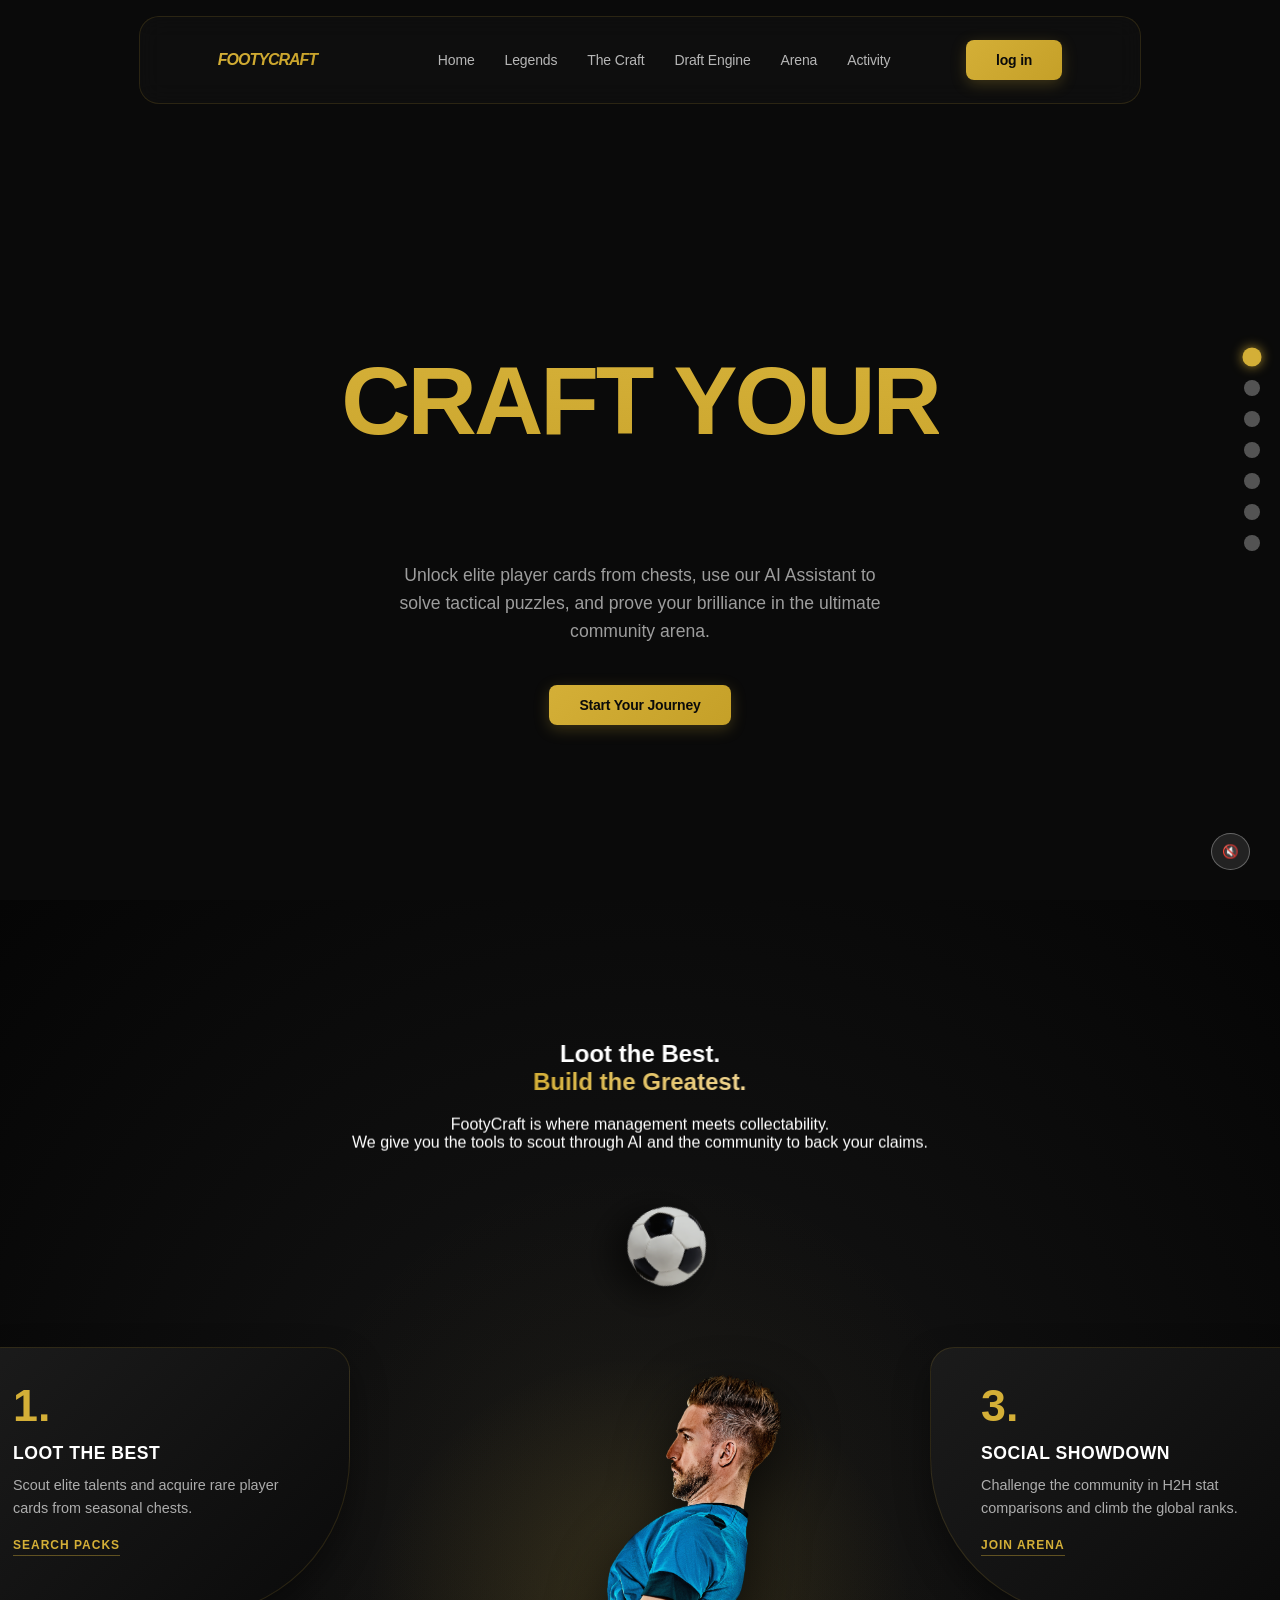
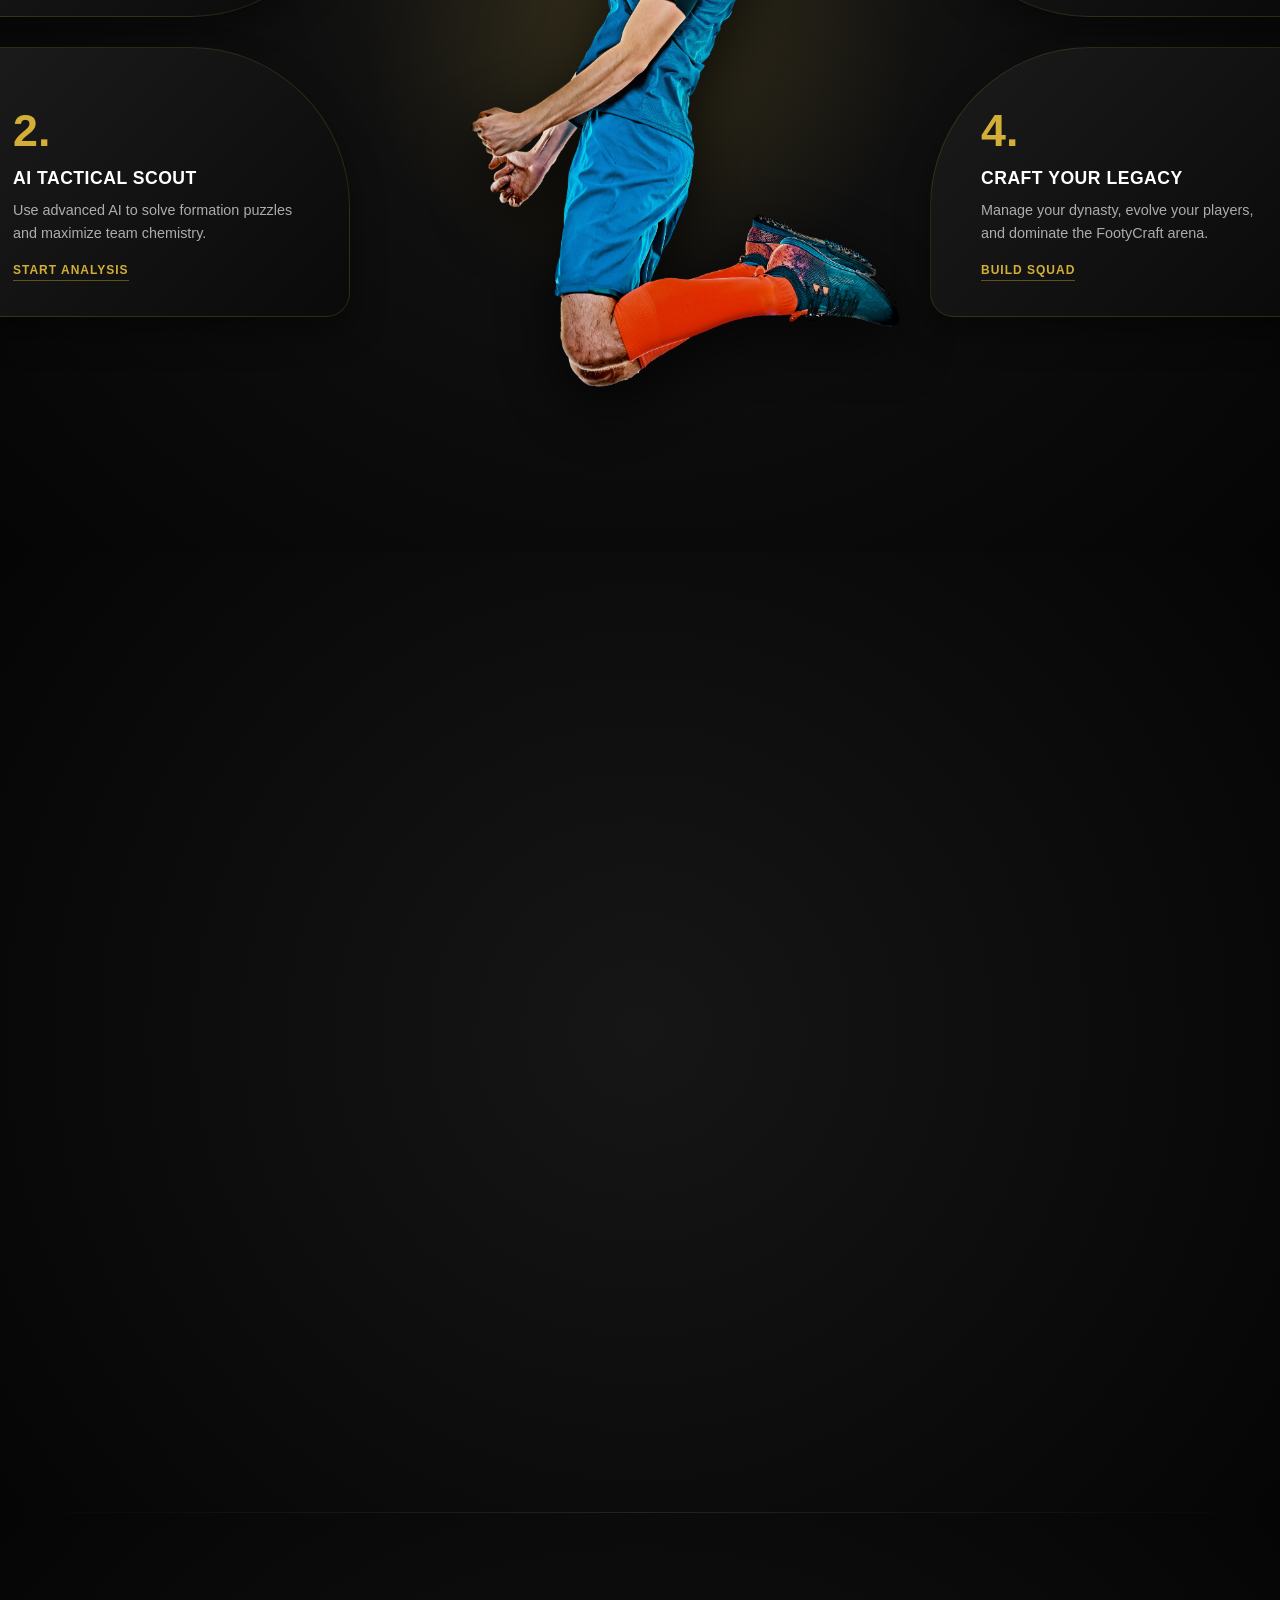
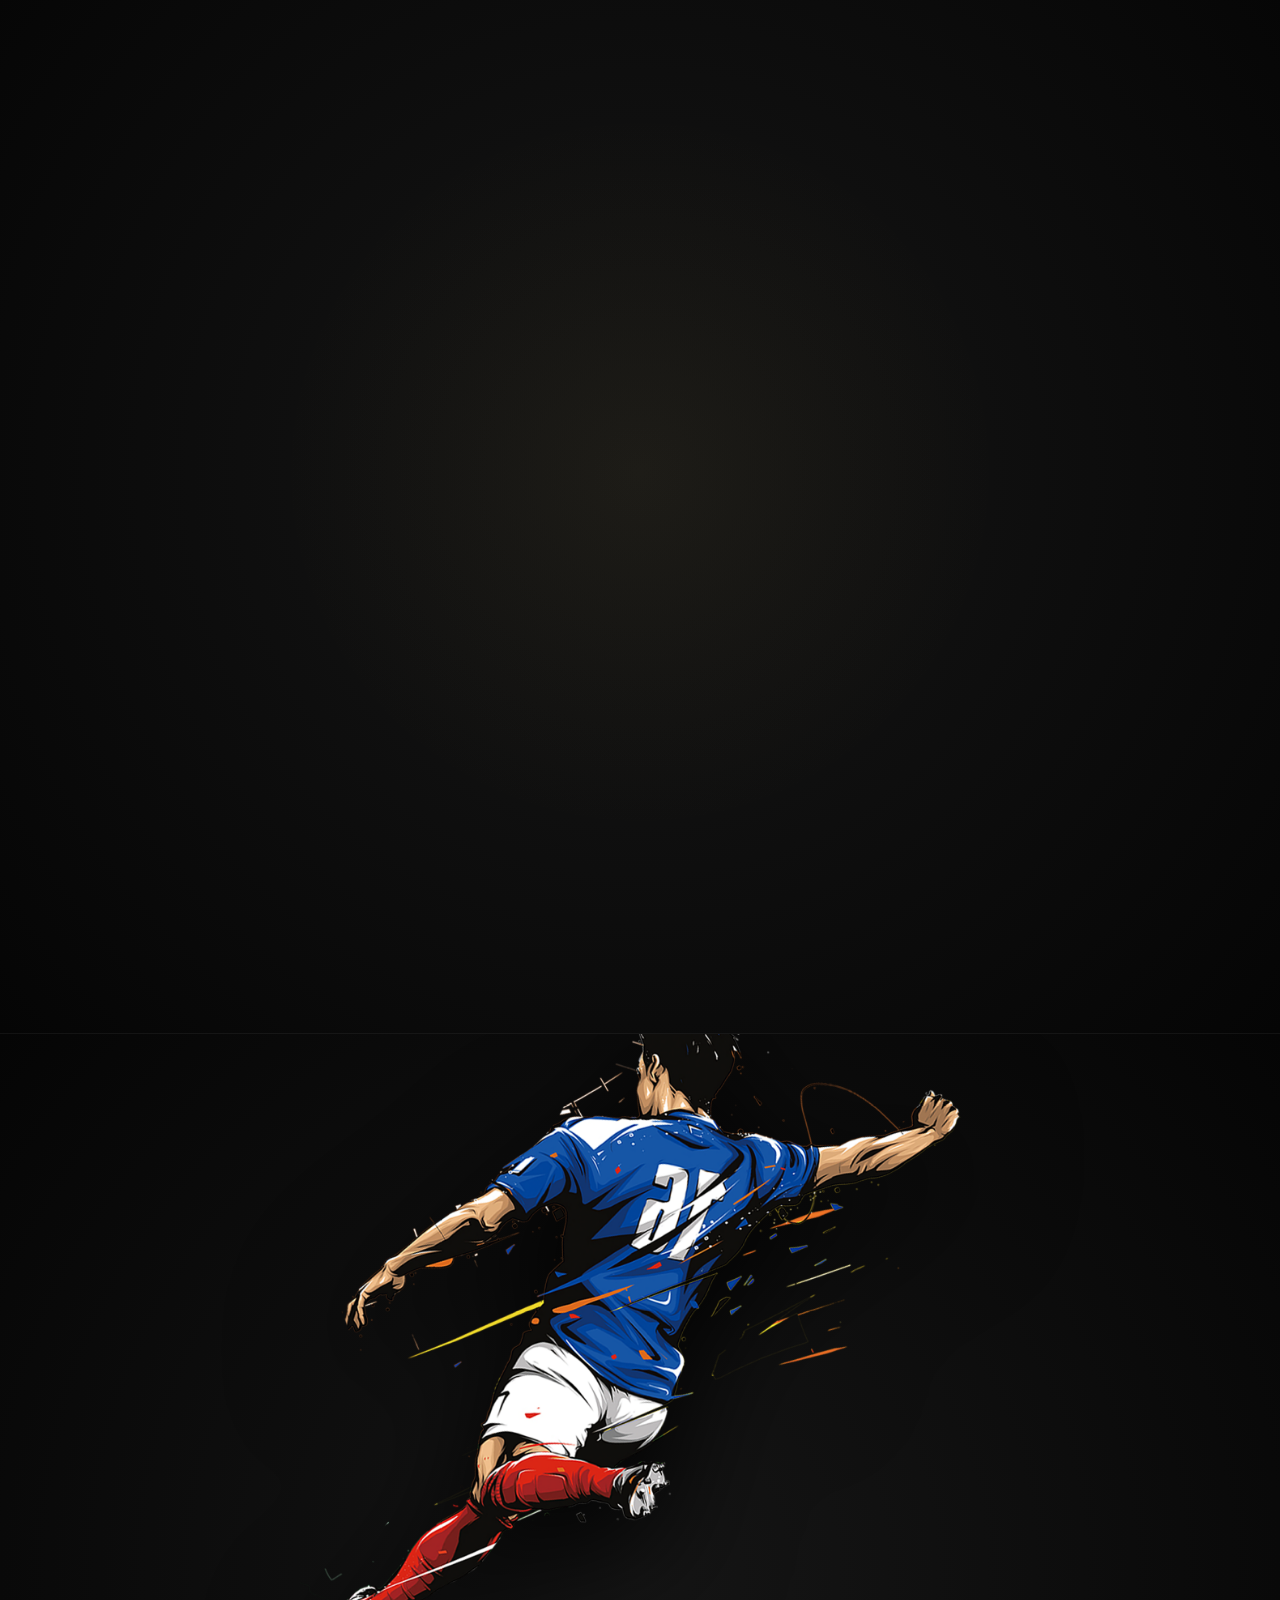
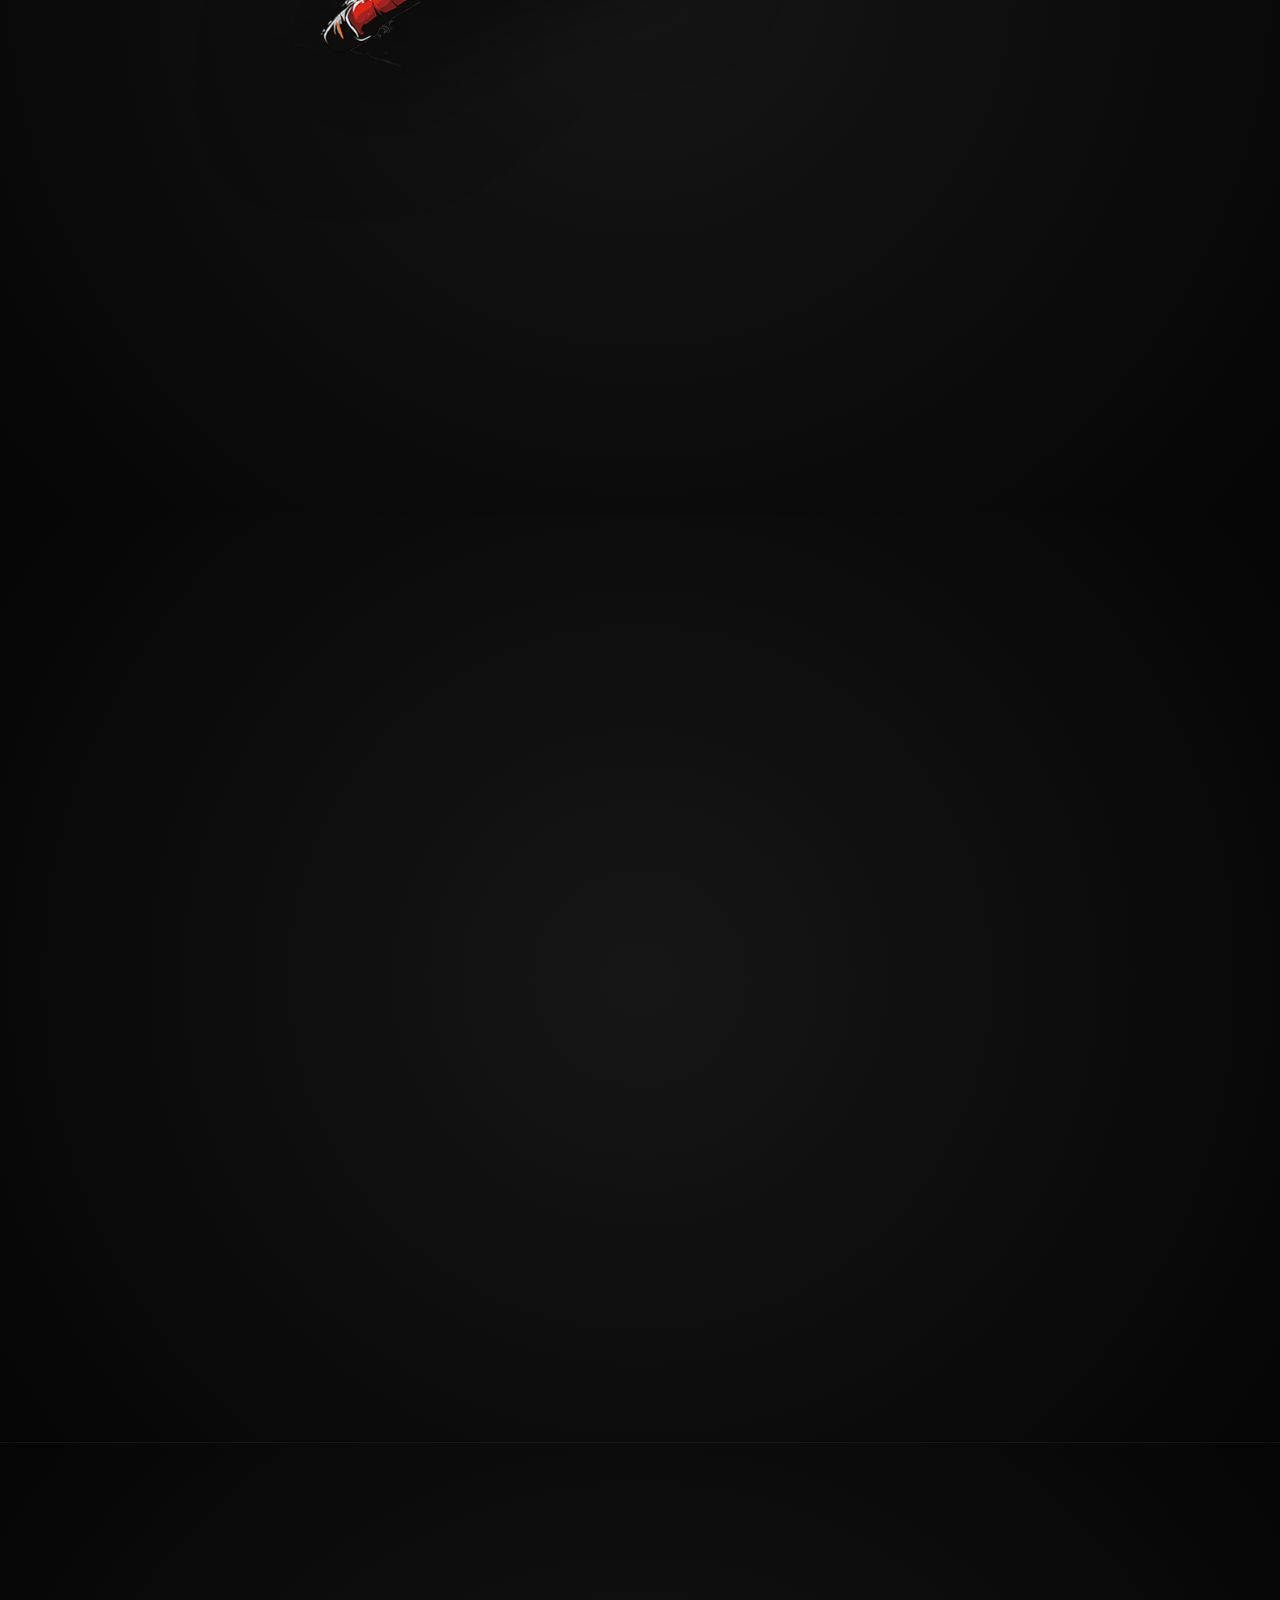
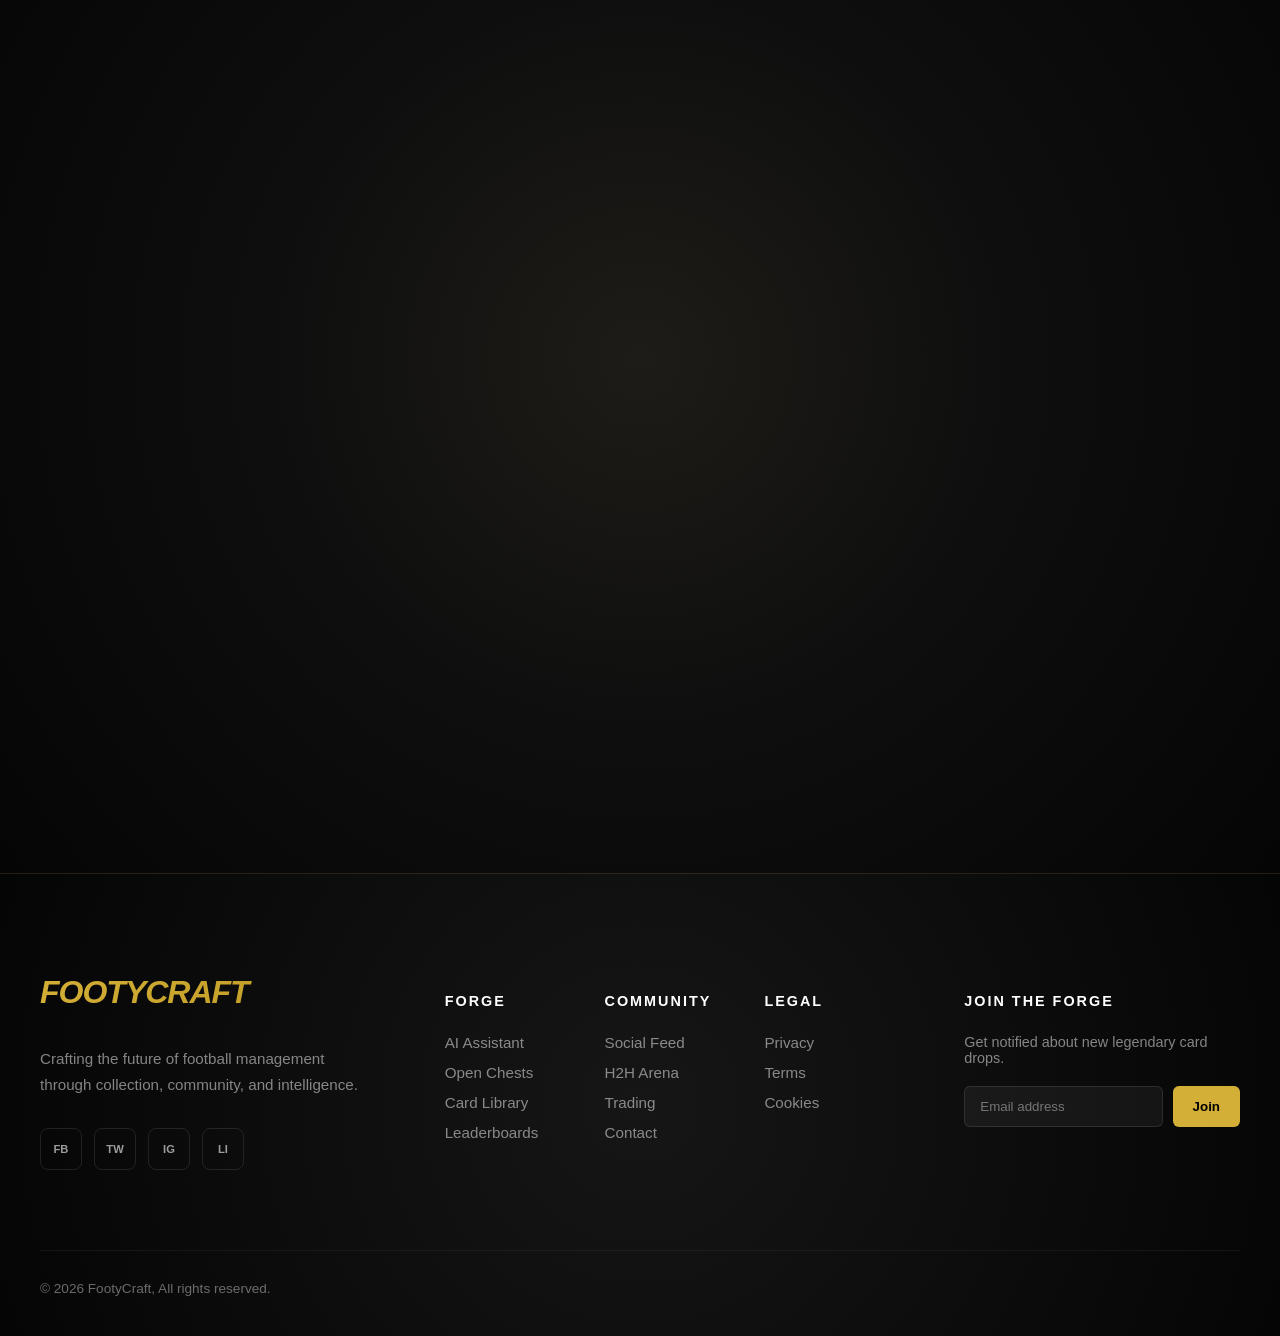
<file: frontend/views/admin-page/index.html>
<!DOCTYPE html>
<html lang="en">
<head>
    <meta charset="UTF-8">
    <meta name="viewport" content="width=device-width, initial-scale=1.0">
    <title>FootyCraft - Admin Panel</title>
    
    
    <link href="https://fonts.googleapis.com/css2?family=Bebas+Neue&family=Inter:wght@300;400;500;600;700;800;900&display=swap" rel="stylesheet">
    
    
    <link href="https://cdn.jsdelivr.net/npm/bootstrap@5.3.3/dist/css/bootstrap.min.css" rel="stylesheet">
    
    
    <link rel="stylesheet" href="https://cdnjs.cloudflare.com/ajax/libs/font-awesome/6.4.0/css/all.min.css">
    
    
    <link rel="stylesheet" href="css/admin.css">
    <link rel="stylesheet" href="/frontend/shared/css/notifications.css">
    <link rel="stylesheet" href="/frontend/shared/css/player-cards.css">
</head>
<body class="dark-theme">

    
    <aside class="fc-sidebar">
        <div class="fc-sidebar-header">
            <i class="fa-solid fa-futbol" style="font-size: 30px; color: var(--neon-green);"></i>
            <h1 class="fc-logo-text">FootyCraft <span class="fc-neon-text">ADMIN</span></h1>
        </div>

        <nav class="fc-nav">
            <ul class="fc-nav-list" id="sidebarMenu">
                <li class="fc-nav-item active" data-target="dashboard">
                    <i class="fa-solid fa-chart-line fc-nav-icon"></i>
                    <span class="fc-nav-label">Dashboard</span>
                </li>
                <li class="fc-nav-item" data-target="users">
                    <i class="fa-solid fa-users fc-nav-icon"></i>
                    <span class="fc-nav-label">Users</span>
                </li>
                <li class="fc-nav-item" data-target="players">
                    <i class="fa-solid fa-futbol fc-nav-icon"></i>
                    <span class="fc-nav-label">Players</span>
                </li>
                <li class="fc-nav-item" data-target="community">
                    <i class="fa-solid fa-comments fc-nav-icon"></i>
                    <span class="fc-nav-label">Community</span>
                </li>
                <li class="fc-nav-item" data-target="support">
                    <i class="fa-solid fa-headset fc-nav-icon"></i>
                    <span class="fc-nav-label">Support</span>
                </li>
                <li class="fc-nav-item" data-target="reports">
                    <i class="fa-solid fa-flag fc-nav-icon"></i>
                    <span class="fc-nav-label">Reports</span>
                </li>
                <li class="fc-nav-item" data-target="roles">
                    <i class="fa-solid fa-user-shield fc-nav-icon"></i>
                    <span class="fc-nav-label">Staff Roles</span>
                </li>
                <li class="fc-nav-item" data-target="settings">
                    <i class="fa-solid fa-gear fc-nav-icon"></i>
                    <span class="fc-nav-label">Settings</span>
                </li>
            </ul>
        </nav>

        <div class="fc-sidebar-footer">
            <div class="fc-nav-item logout-btn">
                <i class="fa-solid fa-right-from-bracket fc-nav-icon"></i>
                <span class="fc-nav-label">Logout</span>
            </div>
        </div>
    </aside>

    
    <div class="fc-main-wrapper">
        
        
        <header class="fc-topbar">
            <div class="fc-breadcrumbs">
                <h2 id="pageTitle" class="fc-page-title">Dashboard</h2>
            </div>
            
            <div class="fc-topbar-actions">
                <div class="header-actions">
                    <button id="notif-btn" class="fc-notif-btn" aria-label="Notifications">
                        <svg width="20" height="20" viewBox="0 0 24 24" fill="none" stroke="currentColor"
                            stroke-width="2" stroke-linecap="round" stroke-linejoin="round">
                            <path d="M18 8A6 6 0 0 0 6 8c0 7-3 9-3 9h18s-3-2-3-9"></path>
                            <path d="M13.73 21a2 2 0 0 1-3.46 0"></path>
                        </svg>
                        <span id="notif-badge" class="fc-notif-badge">0</span>
                    </button>
                    
                    <div id="notif-panel" class="fc-notif-panel" aria-hidden="true">
                        <div class="fc-notif-header">
                            <div class="fc-notif-header-left">
                                <h3 class="fc-notif-title">Notifications</h3>
                                <span id="notif-unread-count" class="fc-notif-count"></span>
                            </div>
                            <div class="fc-notif-header-actions">
                                <button id="notif-mark-read" class="fc-notif-action-btn" title="Mark all as read">
                                    <svg width="14" height="14" viewBox="0 0 24 24" fill="none" stroke="currentColor" stroke-width="2.5"><polyline points="20 6 9 17 4 12"/></svg>
                                    <span>Read all</span>
                                </button>
                                <button id="notif-clear-all" class="fc-notif-action-btn" title="Clear read notifications">
                                    <svg width="14" height="14" viewBox="0 0 24 24" fill="none" stroke="currentColor" stroke-width="2"><polyline points="3 6 5 6 21 6"/><path d="M19 6l-2 14H7L5 6"/><path d="M10 11v6"/><path d="M14 11v6"/></svg>
                                    <span>Clear</span>
                                </button>
                            </div>
                        </div>
                        <div class="fc-notif-filters" id="notif-filters">
                            <button class="fc-notif-filter active" data-filter="all">All</button>
                            <button class="fc-notif-filter" data-filter="admin">Admin</button>
                            <button class="fc-notif-filter" data-filter="challenge">Challenges</button>
                            <button class="fc-notif-filter" data-filter="community">Community</button>
                            <button class="fc-notif-filter" data-filter="system">System</button>
                        </div>
                        <div id="notif-list" class="fc-notif-list">
                            <div class="fc-notif-empty">
                                <svg width="40" height="40" viewBox="0 0 24 24" fill="none" stroke="rgba(255,255,255,0.15)" stroke-width="1.5"><path d="M18 8A6 6 0 0 0 6 8c0 7-3 9-3 9h18s-3-2-3-9"/><path d="M13.73 21a2 2 0 0 1-3.46 0"/></svg>
                                <p>Loading notifications...</p>
                            </div>
                        </div>
                        <div class="fc-notif-footer">
                            <span class="fc-notif-footer-label">Quick action</span>
                            <button id="notif-logout" class="fc-notif-logout-btn">Log out</button>
                        </div>
                    </div>
                </div>
                
                <div class="fc-admin-profile">
                    <div style="width: 40px; height: 40px; border-radius: 50%; border: 2px solid var(--gold); background: rgba(212, 175, 55, 0.15); display: flex; align-items: center; justify-content: center; color: var(--gold); font-weight: 700; font-size: 14px;">AD</div>
                    <div class="fc-profile-info">
                        <span class="fc-profile-name">Oubey Admin</span>
                        <span class="fc-profile-role">Super Admin</span>
                    </div>
                </div>
            </div>
        </header>

        
        <main class="fc-content-area">
            
            
            <section id="dashboard" class="fc-page-section active">
                
                
                <div class="fc-hero-banner mb-4">
                    <div class="fc-hero-content">
                        <h2>Welcome back to the club, <span class="fc-neon-text">Admin</span></h2>
                        <p class="text-muted">Season 4 is live. Your platform is running smoothly, here's what's happening today.</p>
                    </div>
                    <div class="fc-hero-bg"></div>
                </div>

                
                <div class="row g-4 mb-4">
                    <div class="col-12 col-md-6 col-xl-3">
                        <div class="fc-bento-card gold-glow h-100">
                            <div class="fc-bento-header">
                                <i class="fa-solid fa-users text-muted"></i>
                                <span class="fc-trend positive"><i class="fa-solid fa-arrow-up"></i> 12%</span>
                            </div>
                            <div class="fc-bento-body">
                                <h3>Total Users</h3>
                                <p class="fc-bento-value" id="stat-total-users">0</p>
                            </div>
                            <div class="fc-bento-bg-icon"><i class="fa-solid fa-users"></i></div>
                        </div>
                    </div>
                    
                    <div class="col-12 col-md-6 col-xl-3">
                        <div class="fc-bento-card blue-glow h-100">
                            <div class="fc-bento-header">
                                <i class="fa-solid fa-futbol text-muted"></i>
                                <span class="fc-trend positive"><i class="fa-solid fa-arrow-up"></i> 5%</span>
                            </div>
                            <div class="fc-bento-body">
                                <h3>Active Players</h3>
                                <p class="fc-bento-value" id="stat-active-players">0</p>
                            </div>
                            <div class="fc-bento-bg-icon"><i class="fa-solid fa-futbol"></i></div>
                        </div>
                    </div>
                    
                    <div class="col-12 col-md-6 col-xl-3">
                        <div class="fc-bento-card teal-glow h-100">
                            <div class="fc-bento-header">
                                <i class="fa-solid fa-shield-halved text-muted"></i>
                                <span class="fc-trend positive"><i class="fa-solid fa-arrow-up"></i> 18%</span>
                            </div>
                            <div class="fc-bento-body">
                                <h3>Total Matches</h3>
                                <p class="fc-bento-value" id="stat-total-matches">0</p>
                            </div>
                            <div class="fc-bento-bg-icon"><i class="fa-solid fa-shield-halved"></i></div>
                        </div>
                    </div>
                    
                    <div class="col-12 col-md-6 col-xl-3">
                        <div class="fc-bento-card red-glow h-100">
                            <div class="fc-bento-header">
                                <i class="fa-solid fa-flag text-muted"></i>
                                <span class="fc-trend negative"><i class="fa-solid fa-arrow-down"></i> Action Req.</span>
                            </div>
                            <div class="fc-bento-body">
                                <h3>Pending Reports</h3>
                                <p class="fc-bento-value text-danger" id="stat-pending-reports">0</p>
                            </div>
                            <div class="fc-bento-bg-icon"><i class="fa-solid fa-flag"></i></div>
                        </div>
                    </div>
                </div>

                
                <div class="row g-4">
                    
                    <div class="col-12 col-xl-8">
                        <div class="fc-panel h-100 d-flex flex-column mb-0" id="activityChartPanel">
                            <div class="fc-panel-header">
                                <h3 class="fc-panel-title">Platform Activity</h3>
                                <button class="fc-btn-icon" id="expandChartBtn" title="Toggle Fullscreen"><i class="fa-solid fa-expand"></i></button>
                            </div>
                            <div id="activityChartContainer" class="fc-chart-glass flex-grow-1 position-relative d-flex align-items-end justify-content-between p-4" style="min-height: 250px; gap: 2%;">
                                <div class="text-center w-100 text-muted py-5">Loading activity data...</div>
                            </div>
                        </div>
                    </div>

                    
                    <div class="col-12 col-xl-4">
                        <div class="fc-panel h-100 mb-0">
                            <div class="fc-panel-header mb-4">
                                <h3 class="fc-panel-title">Live Feed</h3>
                                <span class="badge bg-success bg-opacity-10 text-success border border-success pulse-badge">Live</span>
                            </div>
                            <div class="fc-timeline-feed" id="liveFeedContainer">
                                
                            </div>
                        </div>
                    </div>
                </div>
            </section>

            
            <section id="users" class="fc-page-section">
                <div class="fc-table-header-actions">
                    <div class="fc-search-wrap fc-glow-focus">
                        <i class="fa-solid fa-magnifying-glass"></i>
                        <input type="text" placeholder="Search by name, ID or email..." class="fc-search-input">
                    </div>
                    <select id="usersStatusFilter" class="fc-input" style="max-width: 180px;">
                        <option value="all" selected>All Statuses</option>
                        <option value="active">Active</option>
                        <option value="timeout">Timeout</option>
                        <option value="banned">Banned</option>
                    </select>
                </div>

                <div class="fc-table-container">
                    <table class="fc-futuristic-table">
                        <thead>
                            <tr>
                                <th>ID</th>
                                <th>User</th>
                                <th>Email</th>
                                <th>Role</th>
                                <th>Status</th>
                                <th>Actions</th>
                            </tr>
                        </thead>
                        <tbody>
                        </tbody>
                    </table>
                </div>
            </section>

            
            <section id="players" class="fc-page-section">
                
                <div class="d-flex justify-content-between align-items-center mb-3 gap-3 flex-wrap">
                    <div class="fc-search-wrap fc-glow-focus m-0 fc-admin-player-search">
                        <i class="fa-solid fa-magnifying-glass"></i>
                        <input type="text" placeholder="Search players..." class="fc-search-input py-2" id="playersSearchInput">
                    </div>
                    <div class="d-flex align-items-center gap-2">
                        <button class="fc-btn fc-btn-primary fc-glow-btn rounded-pill px-4" id="openAddPlayerModal">
                            <i class="fa-solid fa-plus me-2"></i> Add Player
                        </button>
                    </div>
                </div>

                <div class="fc-admin-player-filters mb-4">
                    <select class="fc-input" id="playersFilterPosition">
                        <option value="">All Positions</option>
                        <option value="GK">GK</option>
                        <option value="CB">CB</option>
                        <option value="LB">LB</option>
                        <option value="RB">RB</option>
                        <option value="CDM">CDM</option>
                        <option value="CM">CM</option>
                        <option value="CAM">CAM</option>
                        <option value="LM">LM</option>
                        <option value="RM">RM</option>
                        <option value="LW">LW</option>
                        <option value="RW">RW</option>
                        <option value="ST">ST</option>
                        <option value="CF">CF</option>
                    </select>
                    <select class="fc-input" id="playersFilterRarity">
                        <option value="">All Rarities</option>
                        <option value="common">Common</option>
                        <option value="rare">Rare</option>
                        <option value="epic">Epic</option>
                        <option value="legend">Legend</option>
                        <option value="icon">Icon</option>
                    </select>
                    <select class="fc-input" id="playersFilterLeague">
                        <option value="">All Leagues</option>
                        <option value="Premier League">Premier League</option>
                        <option value="La Liga">La Liga</option>
                        <option value="Bundesliga">Bundesliga</option>
                        <option value="Serie A">Serie A</option>
                        <option value="Ligue 1">Ligue 1</option>
                        <option value="Champions League">Champions League</option>
                        <option value="Europa League">Europa League</option>
                        <option value="Super League">Super League</option>
                    </select>
                    <select class="fc-input" id="playersFilterMinOverall">
                        <option value="">Min OVR</option>
                        <option value="70">70+</option>
                        <option value="75">75+</option>
                        <option value="80">80+</option>
                        <option value="85">85+</option>
                        <option value="90">90+</option>
                    </select>
                    <button class="fc-btn fc-btn-primary fc-glow-btn" id="playersApplyFilters">
                        <i class="fa-solid fa-sliders"></i> Apply
                    </button>
                    <button class="fc-btn fc-btn-outline" id="playersResetFilters">
                        <i class="fa-solid fa-rotate-left"></i> Reset
                    </button>
                </div>

                
                <div class="row g-4 fc-players-grid">
                </div>
                <div id="playersPagination" class="fc-admin-pagination mt-4"></div>
            </section>

            
            <section id="community" class="fc-page-section">
                
                <div class="d-flex justify-content-between align-items-center mb-4">
                    <div>
                        <h2 class="fc-page-title">Community Hub</h2>
                        <p class="text-muted mt-1">Monitor discussions, manage content, and engage with the FootyCraft community.</p>
                    </div>
                    <div class="d-flex gap-3">
                        <div class="fc-search-wrap fc-glow-focus m-0" style="width: 250px;">
                            <i class="fa-solid fa-magnifying-glass"></i>
                            <input type="text" placeholder="Search posts..." class="fc-search-input py-2">
                        </div>
                        <div class="d-flex align-items-center gap-2">
                            <button class="fc-btn fc-btn-primary fc-glow-btn" id="openNewAnnouncementModal"><i class="fa-solid fa-pen-to-square"></i> New Announcement</button>
                        </div>
                    </div>
                </div>

                <div class="row g-4">
                    
                    <div class="col-12 col-xl-8">
                        
                        <div class="glass-pill-container">
                            <button class="glass-pill active" onclick="filterCommunityPosts('all')">All Posts</button>
                            <button class="glass-pill" onclick="filterCommunityPosts('reported')">Reported</button>
                            <button class="glass-pill" onclick="filterCommunityPosts('announcements')">Announcements</button>
                        </div>
                        
                        <div class="fc-community-feed w-100 m-0 p-0" style="max-width: 100%;">
                            
                        </div>
                    </div>

                    
                    <div class="col-12 col-xl-4">
                        
                        <div class="fc-bento-card p-4">
                            <h3 class="fc-panel-title mb-4" style="font-size: 20px;">Top Contributors</h3>
                            <div class="d-flex flex-column gap-2" id="topContributorsList">
                                <div class="text-center text-muted py-3">Loading contributors...</div>
                            </div>
                        </div>
                    </div>
                </div>
            </section>

            
            <section id="support" class="fc-page-section">
                <div class="fc-support-container">
                    
                    <div class="fc-ticket-list">
                        <div style="display:flex; justify-content:space-between; align-items:center; gap:12px;">
                            <h3 class="fc-support-title" style="margin:0;">Tickets</h3>
                            <select id="adminSupportStatus" class="fc-input" style="max-width:140px;">
                                <option value="open" selected>Open</option>
                                <option value="closed">Closed</option>
                                <option value="all">All</option>
                            </select>
                        </div>
                        <div id="adminSupportTicketList" style="display:flex; flex-direction:column; gap:12px;"></div>
                    </div>

                    
                    <div class="fc-ticket-chat">
                        <div class="fc-chat-header">
                            <div>
                                <h3 id="adminSupportTitle">Select a ticket</h3>
                                <span id="adminSupportMeta">No ticket selected</span>
                            </div>
                            <button id="adminResolveTicketBtn" class="fc-btn fc-btn-outline fc-btn-resolve" disabled><i class="fa-solid fa-check"></i> Resolve Ticket</button>
                        </div>
                        
                        <div id="adminSupportMessages" class="fc-chat-messages">
                            <div class="fc-message-bubble system">
                                <div class="fc-msg-content">
                                    <p>Select a ticket from the left to start helping the user.</p>
                                </div>
                            </div>
                        </div>

                        <form id="adminSupportReplyForm" class="fc-chat-input-area">
                            <textarea id="adminSupportReplyInput" placeholder="Type your reply..." disabled></textarea>
                            <button id="adminSupportSendBtn" class="fc-btn fc-btn-primary fc-glow-btn" type="submit" disabled><i class="fa-regular fa-paper-plane"></i> Send Reply</button>
                        </form>
                    </div>
                </div>
            </section>

            
            <section id="reports" class="fc-page-section">
                <div class="fc-panel">
                    <div class="fc-panel-header">
                        <h3 class="fc-panel-title">Moderation Queue</h3>
                    </div>
                    <div class="fc-table-container">
                        <table class="fc-futuristic-table">
                            <thead>
                                <tr>
                                    <th>Content</th>
                                    <th>Type</th>
                                    <th>Reason</th>
                                    <th>Reporter</th>
                                    <th>Actions</th>
                                </tr>
                            </thead>
                            <tbody id="reportsTableBody">
                                <tr>
                                    <td colspan="5" class="text-center text-muted py-4">Loading moderation queue...</td>
                                </tr>
                            </tbody>
                        </table>
                    </div>
                </div>
            </section>
            
            <section id="roles" class="fc-page-section">
                <div class="d-flex justify-content-between align-items-center mb-4">
                    <div>
                        <h2 class="fc-page-title">Staff Management</h2>
                        <p class="text-muted mt-1">Only three platform roles exist: Administrator, Support, and User.</p>
                    </div>
                    <button id="rolesRefreshBtn" class="fc-btn fc-btn-primary fc-glow-btn"><i class="fa-solid fa-rotate"></i> Refresh</button>
                </div>

                <div class="row g-4 mb-4">
                    <div class="col-12 col-md-4">
                        <div class="fc-bento-card h-100 gold-glow border-warning" style="background: rgba(212, 175, 55, 0.05);">
                            <div class="fc-bento-header">
                                <i class="fa-solid fa-crown text-warning"></i>
                            </div>
                            <div class="fc-bento-body">
                                <h3>Administrators</h3>
                                <p class="fc-bento-value text-warning" id="rolesCountAdmin">0</p>
                                <p class="text-muted mt-2 small">Full system access and configuration.</p>
                            </div>
                        </div>
                    </div>
                    <div class="col-12 col-md-4">
                        <div class="fc-bento-card h-100 blue-glow">
                            <div class="fc-bento-header">
                                <i class="fa-solid fa-users text-info"></i>
                            </div>
                            <div class="fc-bento-body">
                                <h3>Users</h3>
                                <p class="fc-bento-value" id="rolesCountUsers">0</p>
                                <p class="text-muted mt-2 small">Regular accounts without staff permissions.</p>
                            </div>
                        </div>
                    </div>
                    <div class="col-12 col-md-4">
                        <div class="fc-bento-card h-100 teal-glow">
                            <div class="fc-bento-header">
                                <i class="fa-solid fa-headset text-success"></i>
                            </div>
                            <div class="fc-bento-body">
                                <h3>Support Staff</h3>
                                <p class="fc-bento-value" id="rolesCountSupport">0</p>
                                <p class="text-muted mt-2 small">Handle support tickets and billing.</p>
                            </div>
                        </div>
                    </div>
                </div>

                <div class="fc-panel">
                    <div class="fc-panel-header">
                        <h3 class="fc-panel-title">Platform Role Directory</h3>
                    </div>
                    <div class="fc-table-container">
                        <table class="fc-futuristic-table">
                            <thead>
                                <tr>
                                    <th>Account</th>
                                    <th>Role Assigned</th>
                                    <th>Status</th>
                                    <th>Last Active</th>
                                    <th>Manage</th>
                                </tr>
                            </thead>
                            <tbody id="rolesRosterTableBody">
                                <tr>
                                    <td colspan="5" class="text-center text-muted py-4">Loading staff roster...</td>
                                </tr>
                            </tbody>
                        </table>
                    </div>
                </div>
            </section>

            <section id="settings" class="fc-page-section">
                <div class="fc-panel fc-panel-small">
                    <h3 class="fc-panel-title">Admin Configuration</h3>
                    
                    <div class="fc-settings-group">
                        <label class="fc-toggle-switch">
                            <input type="checkbox" id="themeToggle" checked>
                            <span class="fc-slider"></span>
                            <span class="fc-toggle-label">Dark Theme Active</span>
                        </label>
                        
                        <label class="fc-toggle-switch">
                            <input type="checkbox" checked>
                            <span class="fc-slider"></span>
                            <span class="fc-toggle-label">Enable Push Notifications</span>
                        </label>
                        
                        <label class="fc-toggle-switch">
                            <input type="checkbox" id="maintenanceToggle">
                            <span class="fc-slider"></span>
                            <span class="fc-toggle-label">Maintenance Mode (Lockout users)</span>
                        </label>
                    </div>

                    <h3 class="fc-panel-title" style="margin-top: 30px;">Profile Settings</h3>
                    <div class="fc-form-group">
                        <label>Admin Name</label>
                        <input type="text" class="fc-input" value="Oubey Admin">
                    </div>
                    <div class="fc-form-group">
                        <label>Email Address</label>
                        <input type="email" class="fc-input" value="oubey@footycraft.com">
                    </div>
                    <button class="fc-btn fc-btn-primary fc-glow-btn">Save Changes</button>
                </div>
            </section>

        </main>
    </div>

    <!-- Modals -->
    
    <div id="addPlayerModal" class="fc-modal-overlay">
        <div class="fc-modal">
            <div class="fc-modal-header">
                <h2>Add New Player to Database</h2>
                <button class="fc-modal-close" id="closeAddPlayerModal"><i class="fa-solid fa-xmark"></i></button>
            </div>
            <div class="fc-modal-body">
                <form id="addPlayerForm">
                    <div class="row g-4">
                        
                        <div class="col-12 col-md-4">
                            <div class="text-center p-4 border border-secondary rounded h-100 d-flex flex-column justify-content-center align-items-center" style="border-style: dashed !important; cursor: pointer; background: rgba(0,0,0,0.2);" onclick="document.getElementById('playerImageInput').click()">
                                <i class="fa-solid fa-cloud-arrow-up fs-1 text-muted mb-2"></i>
                                <span class="text-white-50 small">Click or Drag Dynamic Image here</span>
                                <input type="file" style="display:none;" id="playerImageInput" accept="image/*">
                            </div>
                        </div>

                        
                        <div class="col-12 col-md-8">
                            <div class="row g-3">
                                <div class="col-12 col-sm-6">
                                    <label class="form-label text-muted small mb-1">Player Name (Card)</label>
                                    <input type="text" class="fc-input" name="name" placeholder="e.g. L. Messi" required>
                                </div>
                                <div class="col-4">
                                    <label class="form-label text-muted small mb-1">Overall</label>
                                    <input type="number" class="fc-input" name="overall" placeholder="0-99" required>
                                </div>
                                <div class="col-4">
                                    <label class="form-label text-muted small mb-1">Position</label>
                                    <select class="fc-input" name="position">
                                        <option>ST</option><option>RW</option><option>LW</option>
                                        <option>CM</option><option>CDM</option><option>CAM</option>
                                        <option>CB</option><option>RB</option><option>LB</option>
                                        <option>GK</option>
                                    </select>
                                </div>
                                <div class="col-4">
                                    <label class="form-label text-muted small mb-1">Card Type / Rarity</label>
                                    <select class="fc-input" name="rarity">
                                        <option>gold</option><option>inform</option><option>icon</option>
                                        <option>silver</option><option>bronze</option><option>common</option>
                                    </select>
                                </div>
                                <div class="col-6">
                                    <label class="form-label text-muted small mb-1">Nation</label>
                                    <input type="text" class="fc-input" name="nation" placeholder="e.g. Argentina">
                                </div>
                                <div class="col-6">
                                    <label class="form-label text-muted small mb-1">Club Name</label>
                                    <input type="text" class="fc-input" name="club" placeholder="e.g. Inter Miami CF">
                                </div>
                                <div class="col-12">
                                    <label class="form-label text-muted small mb-1">League</label>
                                    <input type="text" class="fc-input" name="league" placeholder="e.g. MLS" required>
                                </div>
                            </div>
                        </div>
                    </div>
                    
                    <h4 class="fc-sub-title mt-4 mb-2">Base Attributes</h4>
                    <div class="fc-form-attributes">
                        <input type="number" class="fc-input-sm" name="pace" placeholder="PAC" value="0">
                        <input type="number" class="fc-input-sm" name="shooting" placeholder="SHO" value="0">
                        <input type="number" class="fc-input-sm" name="passing" placeholder="PAS" value="0">
                        <input type="number" class="fc-input-sm" name="dribbling" placeholder="DRI" value="0">
                        <input type="number" class="fc-input-sm" name="defending" placeholder="DEF" value="0">
                        <input type="number" class="fc-input-sm" name="physical" placeholder="PHY" value="0">
                    </div>
                </form>
            </div>
            <div class="fc-modal-footer">
                <button class="fc-btn fc-btn-outline" id="cancelAddPlayer">Cancel</button>
                <button class="fc-btn fc-btn-primary fc-glow-btn" id="savePlayerBtn">Save Player</button>
            </div>
        </div>
    </div>

    
    <div id="editPlayerModal" class="fc-modal-overlay">
        <div class="fc-modal">
            <div class="fc-modal-header">
                <h2>Edit Player</h2>
                <button class="fc-modal-close" id="closeEditPlayerModal"><i class="fa-solid fa-xmark"></i></button>
            </div>
            <div class="fc-modal-body">
                <form id="editPlayerForm">
                    <input type="hidden" name="player_id" id="editPlayerId">
                    <div class="row g-3">
                        <div class="col-12 col-sm-6">
                            <label class="form-label text-muted small mb-1">Player Name (Card)</label>
                            <input type="text" class="fc-input" name="name" id="editPlayerName" placeholder="e.g. L. Messi" required>
                        </div>
                        <div class="col-4">
                            <label class="form-label text-muted small mb-1">Overall</label>
                            <input type="number" class="fc-input" name="overall" id="editPlayerOverall" placeholder="0-99" required>
                        </div>
                        <div class="col-4">
                            <label class="form-label text-muted small mb-1">Position</label>
                            <select class="fc-input" name="position" id="editPlayerPosition">
                                <option>ST</option><option>RW</option><option>LW</option>
                                <option>CM</option><option>CDM</option><option>CAM</option>
                                <option>CB</option><option>RB</option><option>LB</option>
                                <option>GK</option>
                            </select>
                        </div>
                        <div class="col-4">
                            <label class="form-label text-muted small mb-1">Card Type / Rarity</label>
                            <select class="fc-input" name="rarity" id="editPlayerRarity">
                                <option>gold</option><option>inform</option><option>icon</option>
                                <option>silver</option><option>bronze</option><option>common</option>
                            </select>
                        </div>
                        <div class="col-6">
                            <label class="form-label text-muted small mb-1">Nation</label>
                            <input type="text" class="fc-input" name="nation" id="editPlayerNation" placeholder="e.g. Argentina">
                        </div>
                        <div class="col-6">
                            <label class="form-label text-muted small mb-1">Club Name</label>
                            <input type="text" class="fc-input" name="club" id="editPlayerClub" placeholder="e.g. Inter Miami CF">
                        </div>
                        <div class="col-6">
                            <label class="form-label text-muted small mb-1">League</label>
                            <input type="text" class="fc-input" name="league" id="editPlayerLeague" placeholder="e.g. MLS" required>
                        </div>
                        <div class="col-12">
                            <label class="form-label text-muted small mb-1">Update Image (Drag & Drop or Click)</label>
                            <div class="text-center p-3 border border-secondary rounded d-flex flex-column justify-content-center align-items-center" style="border-style: dashed !important; cursor: pointer; background: rgba(0,0,0,0.1);" onclick="document.getElementById('editPlayerImageInput').click()">
                                <i class="fa-solid fa-cloud-arrow-up text-muted mb-1"></i>
                                <span class="text-white-50 small">New Image</span>
                                <input type="file" style="display:none;" id="editPlayerImageInput" accept="image/*">
                            </div>
                            <input type="hidden" name="image_url" id="editPlayerImage">
                        </div>
                    </div>
                    
                    <h4 class="fc-sub-title mt-4 mb-2">Base Attributes</h4>
                    <div class="fc-form-attributes">
                        <input type="number" class="fc-input-sm" name="pace" id="editPlayerPace" placeholder="PAC" value="0">
                        <input type="number" class="fc-input-sm" name="shooting" id="editPlayerShooting" placeholder="SHO" value="0">
                        <input type="number" class="fc-input-sm" name="passing" id="editPlayerPassing" placeholder="PAS" value="0">
                        <input type="number" class="fc-input-sm" name="dribbling" id="editPlayerDribbling" placeholder="DRI" value="0">
                        <input type="number" class="fc-input-sm" name="defending" id="editPlayerDefending" placeholder="DEF" value="0">
                        <input type="number" class="fc-input-sm" name="physical" id="editPlayerPhysical" placeholder="PHY" value="0">
                    </div>
                </form>
            </div>
            <div class="fc-modal-footer">
                <button class="fc-btn fc-btn-outline" id="cancelEditPlayer">Cancel</button>
                <button class="fc-btn fc-btn-primary fc-glow-btn" id="updatePlayerBtn">Update Player</button>
            </div>
        </div>
    </div>

    
    <div id="timeoutUserModal" class="fc-modal-overlay">
        <div class="fc-alert-modal alert-timeout">
            <div class="fc-alert-icon-box">
                <i class="fa-solid fa-clock"></i>
            </div>
            <h2 class="fc-alert-title">TIMEOUT USER</h2>
            <p class="fc-alert-text">How many hours should this user be timed out?</p>
            <div class="fc-alert-input-wrapper">
                <input type="number" id="timeoutHours" class="fc-alert-input" placeholder="Enter hours (e.g. 24)" value="24" min="1" max="720">
            </div>
            <div class="fc-alert-actions">
                <button class="fc-alert-btn fc-alert-btn-cancel" id="cancelTimeoutBtn">Cancel</button>
                <button class="fc-alert-btn fc-alert-btn-confirm" id="confirmTimeoutBtn">Apply Timeout</button>
            </div>
        </div>
    </div>

    
    <div id="banUserModal" class="fc-modal-overlay">
        <div class="fc-alert-modal alert-ban">
            <div class="fc-alert-icon-box">
                <i class="fa-solid fa-gavel"></i>
            </div>
            <h2 class="fc-alert-title">BAN USER</h2>
            <p class="fc-alert-text">This user will be permanently banned from the platform.<br>Are you sure?</p>
            <div class="fc-alert-actions">
                <button class="fc-alert-btn fc-alert-btn-cancel" id="cancelBanBtn">Cancel</button>
                <button class="fc-alert-btn fc-alert-btn-confirm" id="confirmBanBtn">Ban</button>
            </div>
        </div>
    </div>

    
    <div id="deleteUserModal" class="fc-modal-overlay">
        <div class="fc-alert-modal alert-delete">
            <div class="fc-alert-icon-box">
                <i class="fa-solid fa-triangle-exclamation"></i>
            </div>
            <h2 class="fc-alert-title">DELETE USER</h2>
            <p class="fc-alert-text">This user will be permanently removed.<br>Are you sure?</p>
            <div class="fc-alert-actions">
                <button class="fc-alert-btn fc-alert-btn-cancel" id="cancelDeleteBtn">Cancel</button>
                <button class="fc-alert-btn fc-alert-btn-confirm" id="confirmDeleteBtn">Delete</button>
            </div>
        </div>
    </div>

    
    <div id="unbanUserModal" class="fc-modal-overlay">
        <div class="fc-alert-modal alert-unban">
            <div class="fc-alert-icon-box">
                <i class="fa-solid fa-unlock"></i>
            </div>
            <h2 class="fc-alert-title">REMOVE RESTRICTION</h2>
            <p class="fc-alert-text">This will remove the ban/timeout restriction.<br>Are you sure?</p>
            <div class="fc-alert-actions">
                <button class="fc-alert-btn fc-alert-btn-cancel" id="cancelUnbanBtn">Cancel</button>
                <button class="fc-alert-btn fc-alert-btn-confirm" id="confirmUnbanBtn">Unban</button>
            </div>
        </div>
    </div>

    
    <div id="editRoleModal" class="fc-modal-overlay">
        <div class="fc-alert-modal alert-edit-role">
            <div class="fc-alert-icon-box">
                <i class="fa-solid fa-user-shield"></i>
            </div>
            <h2 class="fc-alert-title">EDIT ROLE</h2>
            <p class="fc-alert-text">Assign a platform role to this account.</p>
            <div class="fc-alert-input-wrapper">
                <label style="font-size: 13px; color: #9ca3af; display: block; text-align: left; margin-bottom: 8px;">Account</label>
                <input type="text" id="editRoleUsername" class="fc-alert-input" placeholder="Username" readonly style="margin-bottom: 12px; opacity: 0.6;">
                <label style="font-size: 13px; color: #9ca3af; display: block; text-align: left; margin-bottom: 8px;">Role</label>
                <select id="editRoleSelect" class="fc-alert-input" style="appearance: none; cursor: pointer; background-image: url('data:image/svg+xml;utf8,<svg fill="white" height="24" viewBox="0 0 24 24" width="24" xmlns="http://www.w3.org/2000/svg"><path d="M7 10l5 5 5-5z"/><path d="M0 0h24v24H0z" fill="none"/></svg>'); background-repeat: no-repeat; background-position-x: 95%; background-position-y: 50%;">
                    <option value="admin">Administrator</option>
                    <option value="support">Support</option>
                    <option value="player">User</option>
                </select>
                <label style="font-size: 13px; color: #9ca3af; display: block; text-align: left; margin: 12px 0 8px;">Reason (Optional)</label>
                <textarea id="editRoleReason" class="fc-alert-input" placeholder="Why should this role change be approved?" rows="3" style="resize: vertical;"></textarea>
            </div>
            <div class="fc-alert-actions">
                <button class="fc-alert-btn fc-alert-btn-cancel" id="cancelEditRoleBtn">Cancel</button>
                <button class="fc-alert-btn fc-alert-btn-confirm" id="confirmEditRoleBtn">Save Role</button>
            </div>
        </div>
    </div>

    
    <div id="newAnnouncementModal" class="fc-modal-overlay">
        <div class="fc-modal">
            <div class="fc-modal-header">
                <div class="d-flex align-items-center gap-3" style="flex: 1;">
                    <h2 style="margin: 0;"><i class="fa-solid fa-megaphone"></i>NEW ANNOUNCEMENT</h2>
                    <span class="admin-badge"><svg viewBox="0 0 24 24" width="16" height="16" fill="currentColor"><path d="M12 3l8 4v5c0 5-3.5 9.5-8 10-4.5-.5-8-5-8-10V7l8-4z"></path></svg> OFFICIAL</span>
                </div>
                <button class="fc-modal-close" id="closeNewAnnouncementModal"><i class="fa-solid fa-xmark"></i></button>
            </div>
            <div class="fc-modal-body">
                <form id="newAnnouncementForm">
                    <div class="mb-3">
                        <label class="form-label">Title</label>
                        <input id="announcementTitle" type="text" class="fc-input" placeholder="e.g. Weekend Tournament Live" required>
                    </div>
                    <div class="mb-0">
                        <label class="form-label">Message</label>
                        <textarea id="announcementBody" class="fc-input" rows="5" placeholder="Write your official announcement details here..." required></textarea>
                    </div>
                </form>
            </div>
            <div class="fc-modal-footer">
                <button class="fc-btn fc-btn-outline" id="cancelNewAnnouncement">Cancel</button>
                <button class="fc-btn" id="postAnnouncementBtn">Post Announcement</button>
            </div>
        </div>
    </div>

    
    <script src="https://cdn.jsdelivr.net/npm/bootstrap@5.3.3/dist/js/bootstrap.bundle.min.js"></script>
    
    
    <script src="/frontend/shared/js/api.js?v=20260428d"></script>
    <script src="/frontend/shared/js/ui-alerts.js?v=20260421a"></script>
    <script src="/frontend/shared/js/player-cards.js"></script>
    
    
    <script src="/frontend/shared/js/notifications.js?v=20260428c"></script>
    <script>document.addEventListener("DOMContentLoaded", () => { if (window.initNotifications) window.initNotifications(); });</script>
    <script src="js/admin.js"></script>
</body>
</html>
</file>
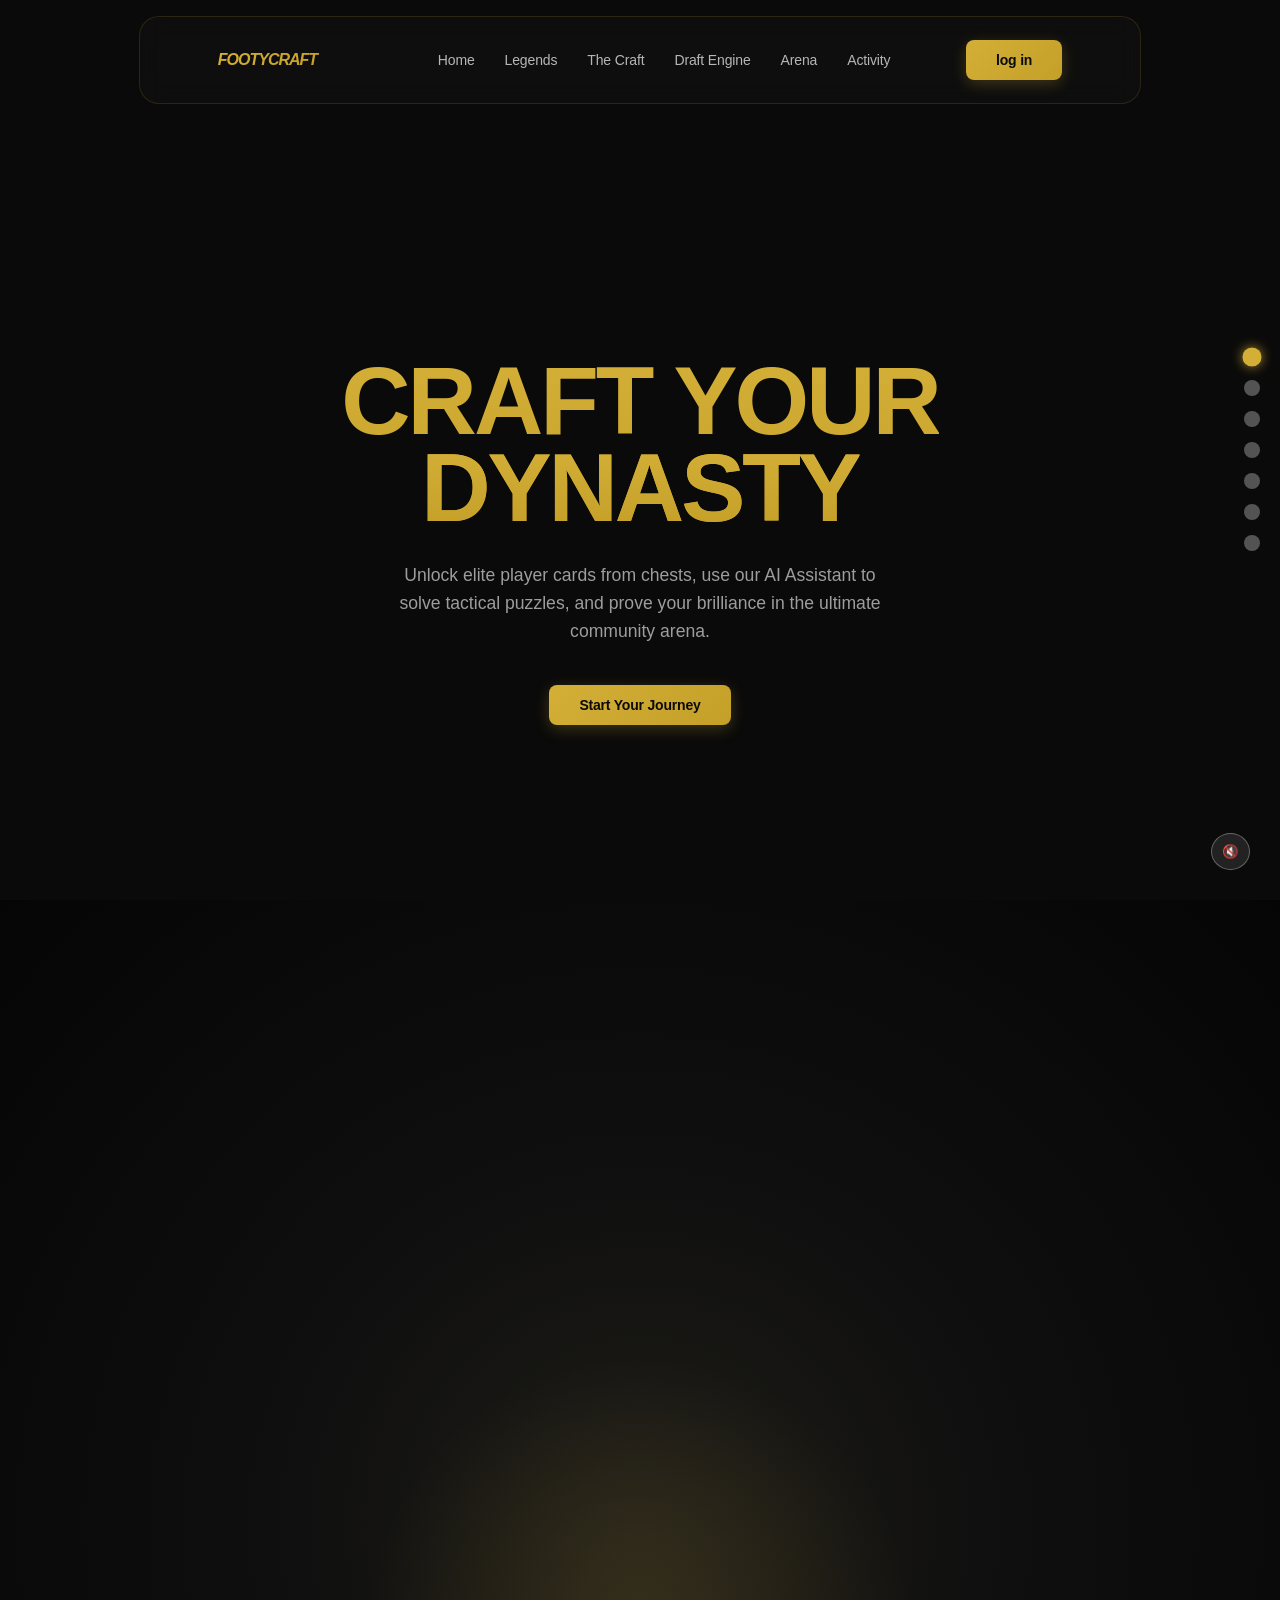
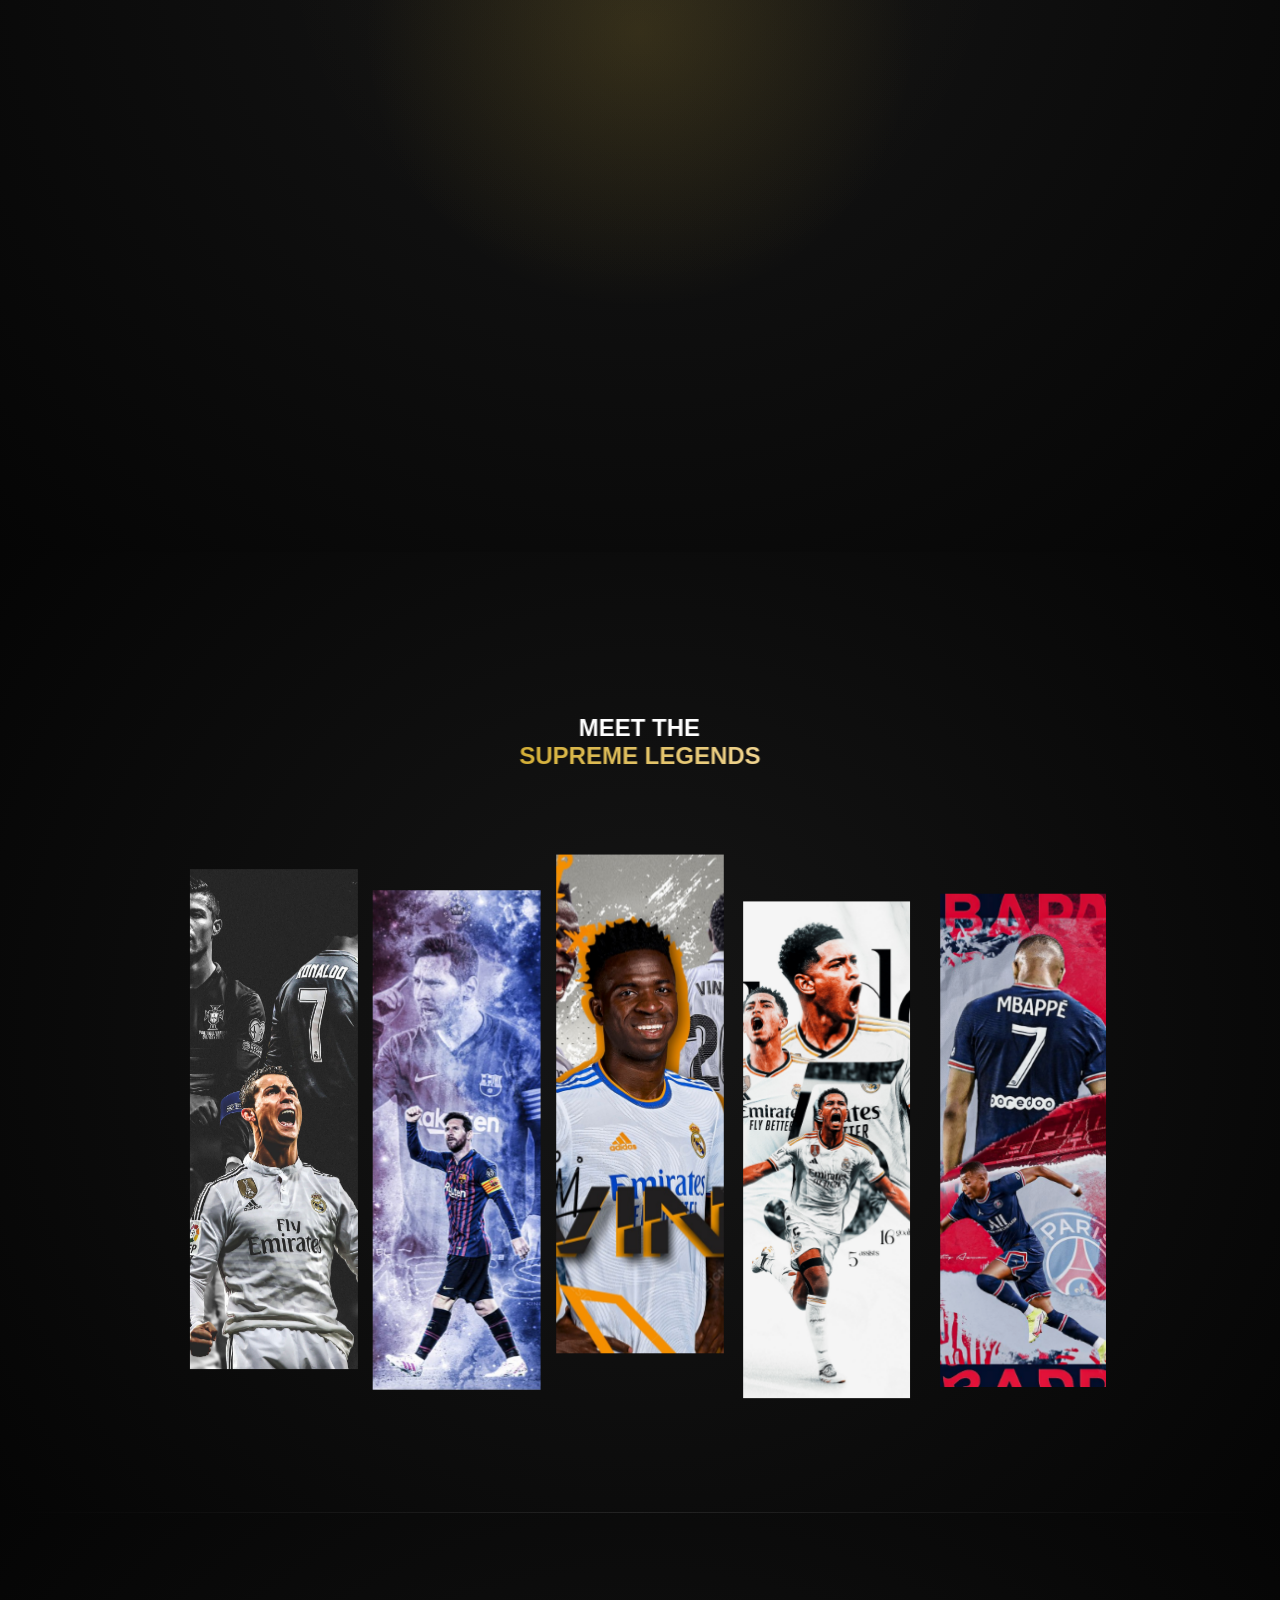
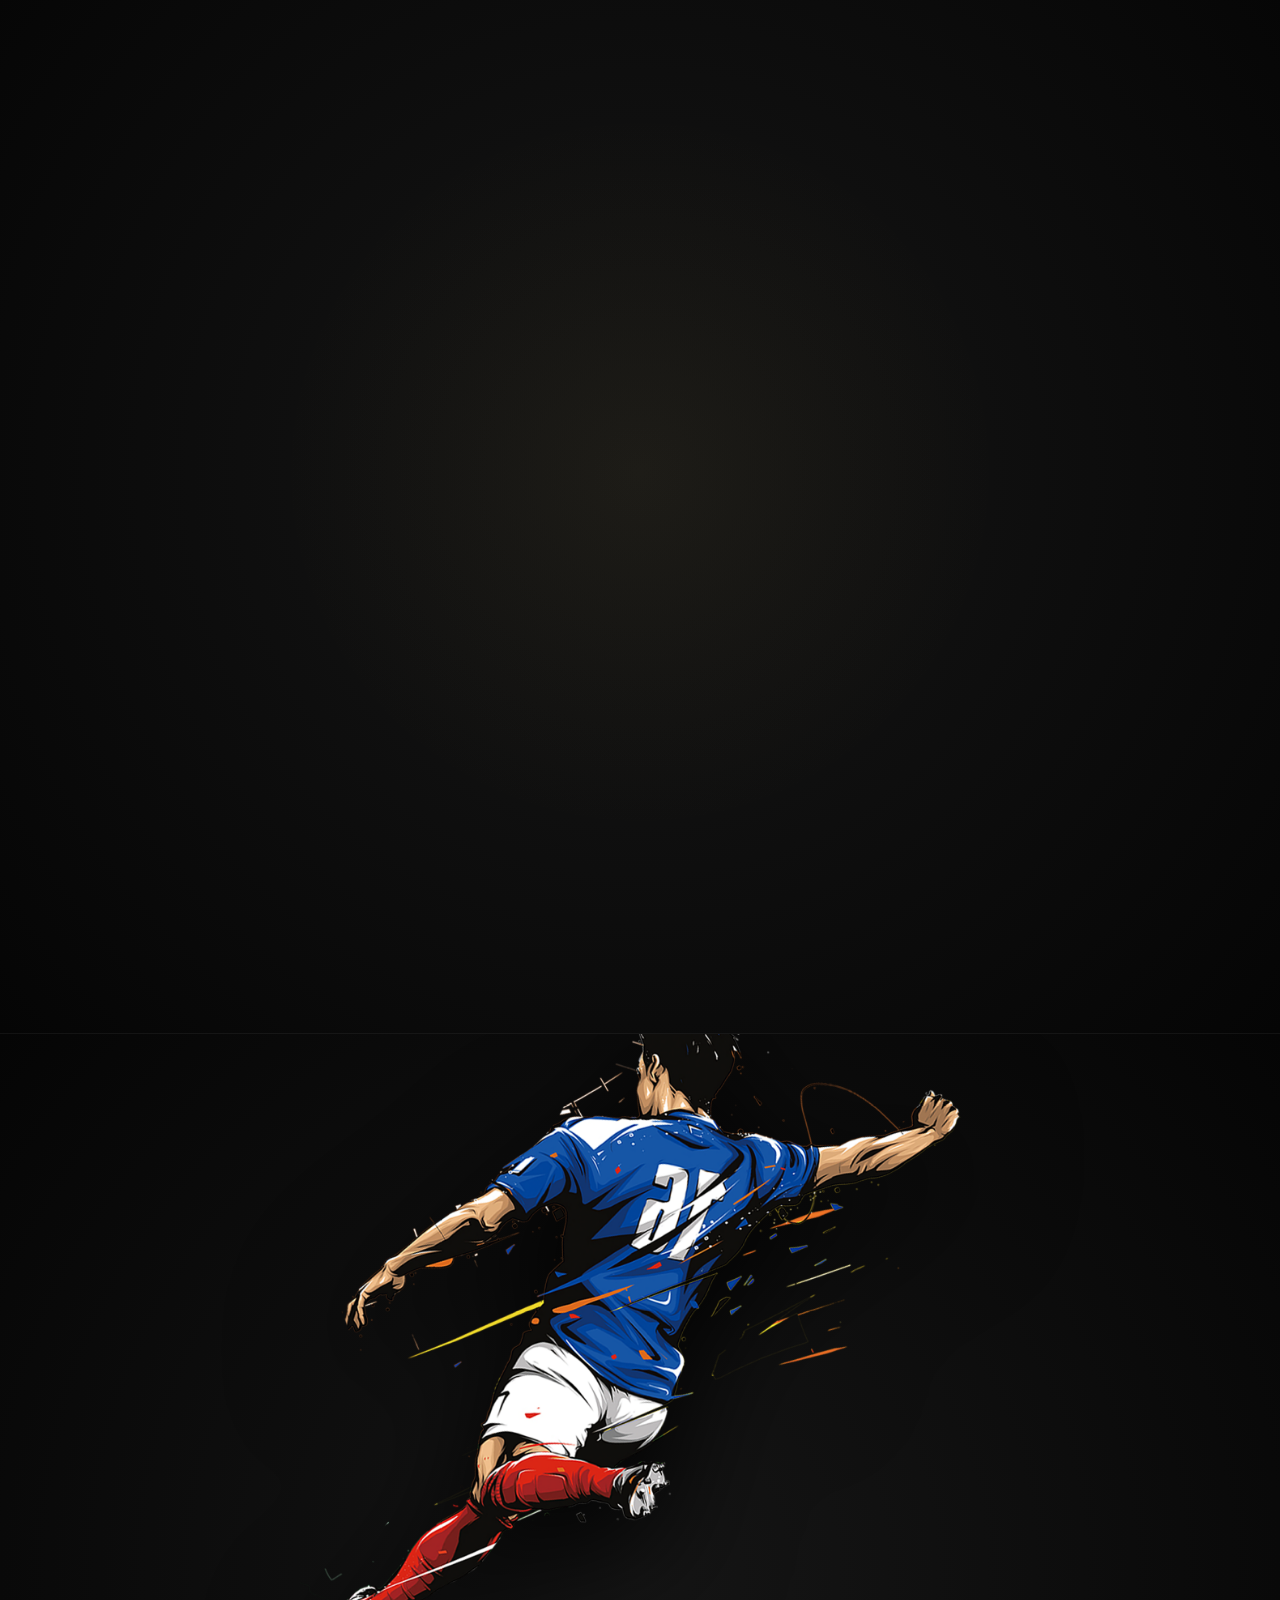
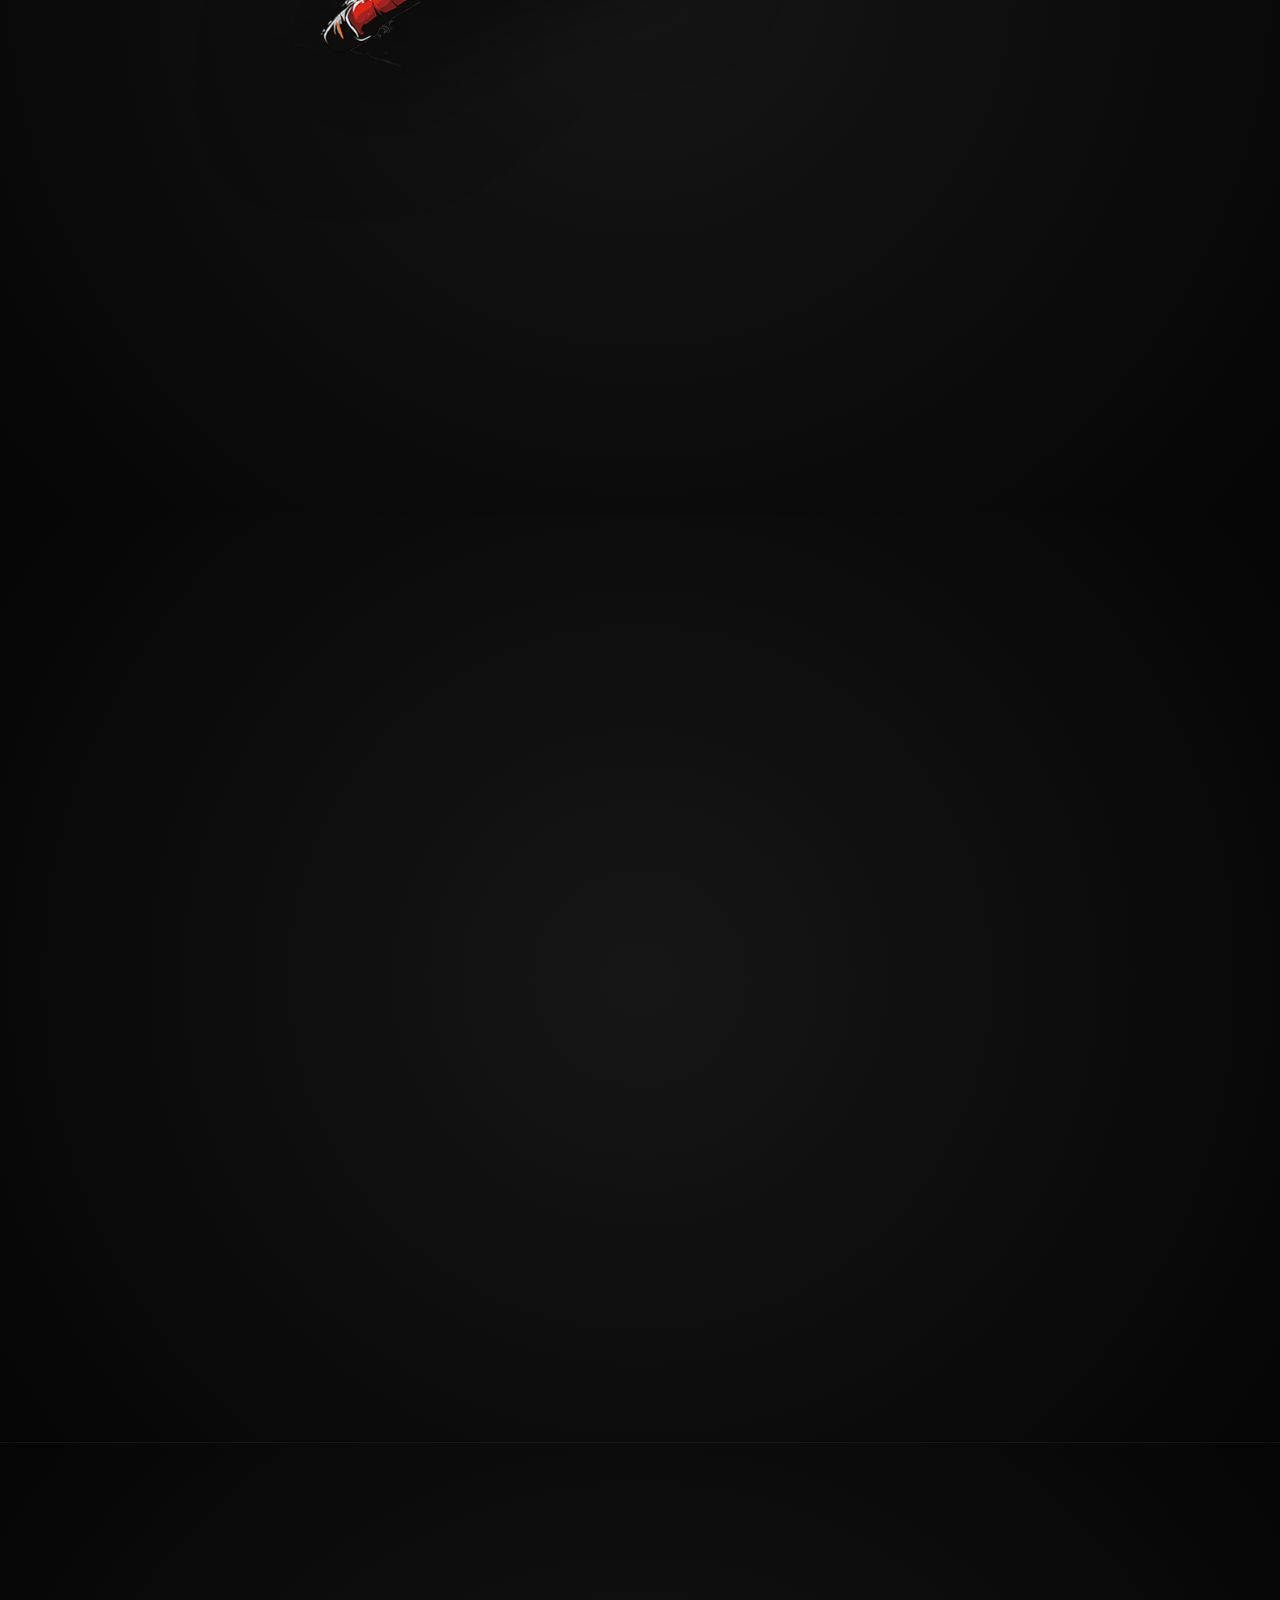
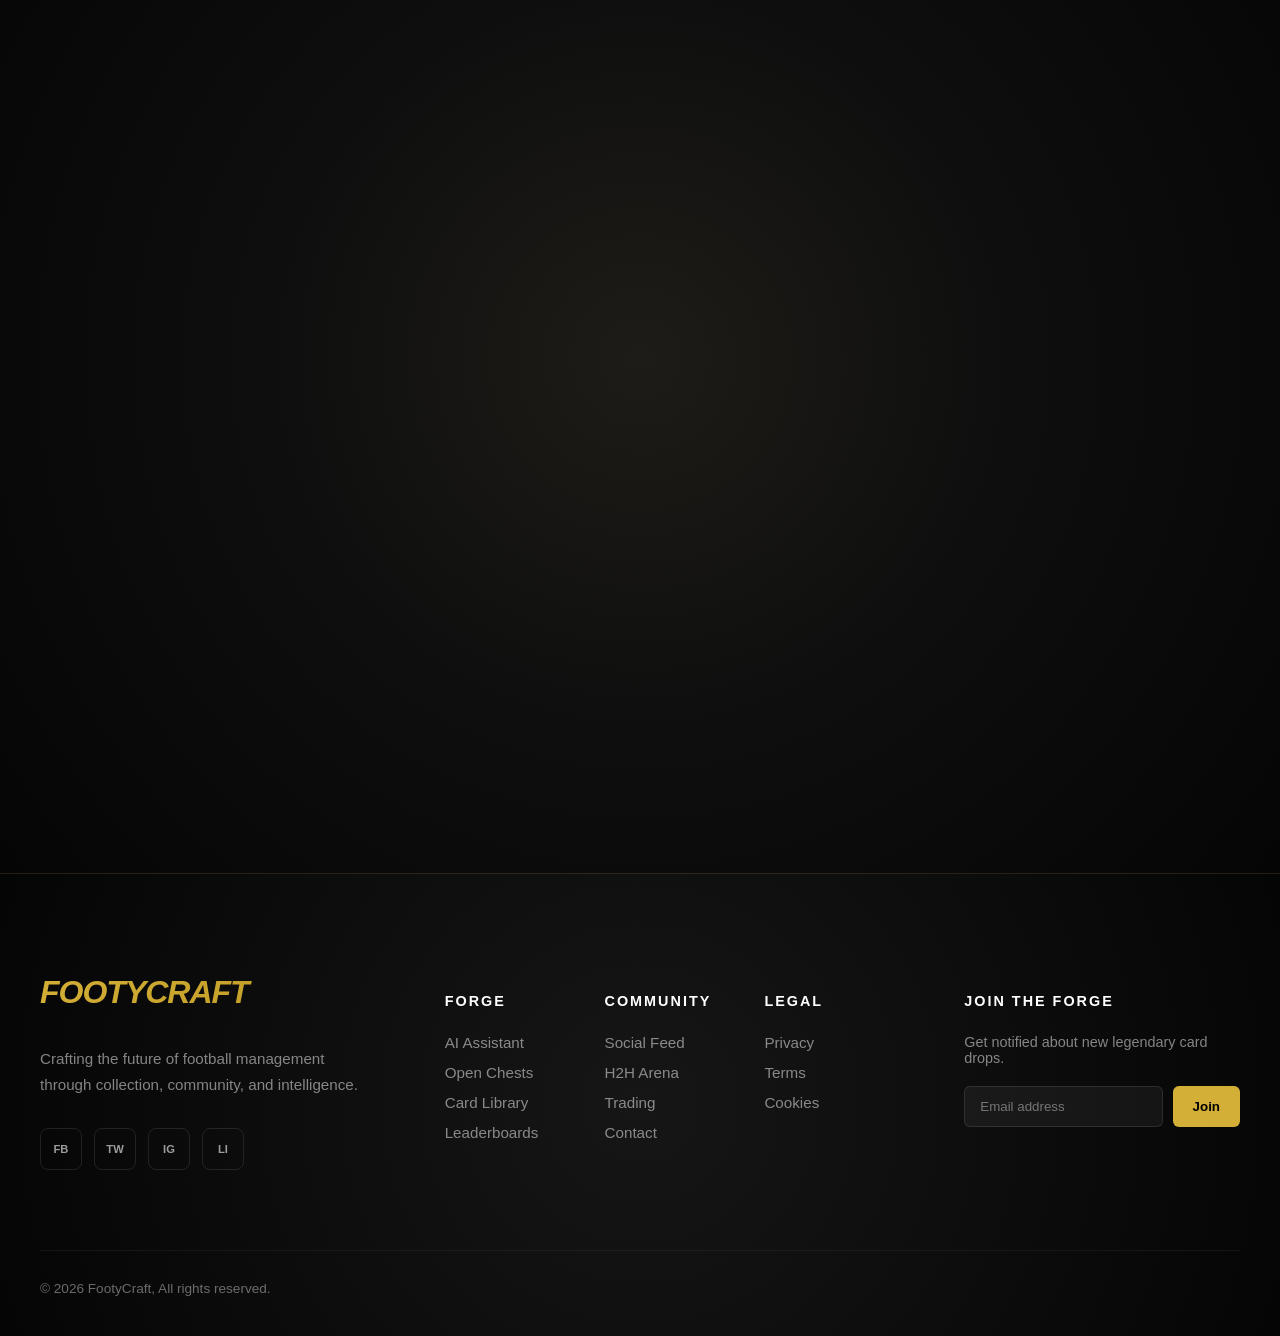
<file: frontend/views/home/index.html>
<!DOCTYPE html>
<html lang="en">
<head>
    <meta charset="UTF-8">
    <meta name="viewport" content="width=device-width, initial-scale=1.0">
    <link rel="stylesheet" href="/frontend/views/home/css/home.css">
    <title>FootyCraft</title>
</head>
<body>

    <nav class="side-pagination" id="sidePagination">
        <a href="#home" class="dot active" data-target="home">
            <span class="dot-tooltip">Home</span>
        </a>
        <a href="#about" class="dot" data-target="about">
            <span class="dot-tooltip">The Craft</span>
        </a>
        <a href="#legends-gallery" class="dot" data-target="legends-gallery">
            <span class="dot-tooltip">Legends</span>
        </a>
        <a href="#features" class="dot" data-target="features">
            <span class="dot-tooltip">Draft Engine</span>
        </a>
        <a href="#parallax-showcase" class="dot" data-target="parallax-showcase">
            <span class="dot-tooltip">Showcase</span>
        </a>
        <a href="#arena" class="dot" data-target="arena">
            <span class="dot-tooltip">Arena</span>
        </a>
        <a href="#testimonials" class="dot" data-target="testimonials">
            <span class="dot-tooltip">Activity</span>
        </a>
    </nav>

    <header id="main-header">
        <nav class="nav-container" id="main-nav">
            <div class="logo">FootyCraft</div>
            <ul class="nav-links">
                <li><a href="#home">Home</a></li>
                <li><a href="#legends-gallery">Legends</a></li>
                <li><a href="#about">The Craft</a></li>
                <li><a href="#features">Draft Engine</a></li>
                <li><a href="#arena">Arena</a></li>
                <li><a href="#testimonials">Activity</a></li>
            </ul>
            <button class="cta-btn" id="buildSquadBtn">log in</button>
        </nav>
    </header>

    <div class="auth-screen" id="authScreen">
        <div class="auth-card" id="authCard">

            <div class="auth-icon">
                <svg width="26" height="26" viewBox="0 0 24 24" fill="none" stroke="currentColor" stroke-width="2.5" stroke-linecap="round" stroke-linejoin="round">
                    <path d="M15 3h4a2 2 0 0 1 2 2v14a2 2 0 0 1-2 2h-4"/>
                    <polyline points="10 17 15 12 10 7"/>
                    <line x1="15" y1="12" x2="3" y2="12"/>
                </svg>
            </div>

            <h2 class="auth-title">Welcome to FootyCraft</h2>
            <p class="auth-subtitle">Unlock chests, find legends, and build your dynasty.</p>

            <div class="auth-tabs">
                <button class="auth-tab active" id="tabSignIn" onclick="switchTab('signin')">Sign In</button>
                <button class="auth-tab" id="tabSignUp" onclick="switchTab('signup')">Sign Up</button>
            </div>

            <div class="tab-panel active" id="panelSignIn">
                <div class="auth-fields">
                    <div class="auth-input-wrap">
                        <svg class="input-icon" width="15" height="15" viewBox="0 0 24 24" fill="none" stroke="currentColor" stroke-width="2"><rect x="2" y="4" width="20" height="16" rx="2"/><path d="m22 7-8.97 5.7a1.94 1.94 0 0 1-2.06 0L2 7"/></svg>
                        <input type="email" placeholder="Email" class="auth-input" />
                    </div>
                    <div class="auth-input-wrap">
                        <svg class="input-icon" width="15" height="15" viewBox="0 0 24 24" fill="none" stroke="currentColor" stroke-width="2"><rect x="3" y="11" width="18" height="11" rx="2"/><path d="M7 11V7a5 5 0 0 1 10 0v4"/></svg>
                        <input type="password" placeholder="Password" class="auth-input" id="signinPw" />
                        <button class="toggle-pw" onclick="togglePw('signinPw', this)" type="button">
                            <svg width="15" height="15" viewBox="0 0 24 24" fill="none" stroke="currentColor" stroke-width="2"><path d="M17.94 17.94A10.07 10.07 0 0 1 12 20c-7 0-11-8-11-8a18.45 18.45 0 0 1 5.06-5.94M9.9 4.24A9.12 9.12 0 0 1 12 4c7 0 11 8 11 8a18.5 18.5 0 0 1-2.16 3.19m-6.72-1.07a3 3 0 1 1-4.24-4.24"/><line x1="1" y1="1" x2="23" y2="23"/></svg>
                        </button>
                    </div>
                    <a href="#" class="forgot-pw">Forgot password?</a>
                </div>
                <button class="auth-submit-btn">Enter the Pitch</button>
                <div class="auth-divider"><span>Or continue with</span></div>
                <div class="auth-socials">
                    <button class="social-auth-btn">
                        <svg width="18" height="18" viewBox="0 0 24 24"><path fill="#4285F4" d="M22.56 12.25c0-.78-.07-1.53-.2-2.25H12v4.26h5.92c-.26 1.37-1.04 2.53-2.21 3.31v2.77h3.57c2.08-1.92 3.28-4.74 3.28-8.09z"/><path fill="#34A853" d="M12 23c2.97 0 5.46-.98 7.28-2.66l-3.57-2.77c-.98.66-2.23 1.06-3.71 1.06-2.86 0-5.29-1.93-6.16-4.53H2.18v2.84C3.99 20.53 7.7 23 12 23z"/><path fill="#FBBC05" d="M5.84 14.09c-.22-.66-.35-1.36-.35-2.09s.13-1.43.35-2.09V7.07H2.18C1.43 8.55 1 10.22 1 12s.43 3.45 1.18 4.93l2.85-2.22.81-.62z"/><path fill="#EA4335" d="M12 5.38c1.62 0 3.06.56 4.21 1.64l3.15-3.15C17.45 2.09 14.97 1 12 1 7.7 1 3.99 3.47 2.18 7.07l3.66 2.84c.87-2.6 3.3-4.53 6.16-4.53z"/></svg>
                    </button>
                    <button class="social-auth-btn">
                        <svg width="18" height="18" viewBox="0 0 24 24" fill="#1877F2"><path d="M24 12.073c0-6.627-5.373-12-12-12s-12 5.373-12 12c0 5.99 4.388 10.954 10.125 11.854v-8.385H7.078v-3.47h3.047V9.43c0-3.007 1.792-4.669 4.533-4.669 1.312 0 2.686.235 2.686.235v2.953H15.83c-1.491 0-1.956.925-1.956 1.874v2.25h3.328l-.532 3.47h-2.796v8.385C19.612 23.027 24 18.062 24 12.073z"/></svg>
                    </button>
                    <button class="social-auth-btn">
                        <svg width="18" height="18" viewBox="0 0 24 24" fill="white"><path d="M18.71 19.5c-.83 1.24-1.71 2.45-3.05 2.47-1.34.03-1.77-.79-3.29-.79-1.53 0-2 .77-3.27.82-1.31.05-2.3-1.32-3.14-2.53C4.25 17 2.94 12.45 4.7 9.39c.87-1.52 2.43-2.48 4.12-2.51 1.28-.02 2.5.87 3.29.87.78 0 2.26-1.07 3.8-.91.65.03 2.47.26 3.64 1.98-.09.06-2.17 1.28-2.15 3.81.03 3.02 2.65 4.03 2.68 4.04-.03.07-.42 1.44-1.38 2.83M13 3.5c.73-.83 1.94-1.46 2.94-1.5.13 1.17-.34 2.35-1.04 3.19-.69.85-1.83 1.51-2.95 1.42-.15-1.15.41-2.35 1.05-3.11z"/></svg>
                    </button>
                </div>
            </div>

            <div class="tab-panel" id="panelSignUp">
                <div class="auth-fields">
                    <div class="name-row">
                        <div class="auth-input-wrap">
                            <svg class="input-icon" width="15" height="15" viewBox="0 0 24 24" fill="none" stroke="currentColor" stroke-width="2"><path d="M20 21v-2a4 4 0 0 0-4-4H8a4 4 0 0 0-4 4v2"/><circle cx="12" cy="7" r="4"/></svg>
                            <input type="text" placeholder="First name" class="auth-input" />
                        </div>
                        <div class="auth-input-wrap">
                            <input type="text" placeholder="Last name" class="auth-input" style="padding-left:14px" />
                        </div>
                    </div>
                    <div class="auth-input-wrap">
                        <svg class="input-icon" width="15" height="15" viewBox="0 0 24 24" fill="none" stroke="currentColor" stroke-width="2"><rect x="2" y="4" width="20" height="16" rx="2"/><path d="m22 7-8.97 5.7a1.94 1.94 0 0 1-2.06 0L2 7"/></svg>
                        <input type="email" placeholder="Email address" class="auth-input" />
                    </div>
                    <div class="auth-input-wrap">
                        <svg class="input-icon" width="15" height="15" viewBox="0 0 24 24" fill="none" stroke="currentColor" stroke-width="2"><rect x="3" y="11" width="18" height="11" rx="2"/><path d="M7 11V7a5 5 0 0 1 10 0v4"/></svg>
                        <input type="password" placeholder="Create password" class="auth-input" id="signupPw" />
                        <button class="toggle-pw" onclick="togglePw('signupPw', this)" type="button">
                            <svg width="15" height="15" viewBox="0 0 24 24" fill="none" stroke="currentColor" stroke-width="2"><path d="M17.94 17.94A10.07 10.07 0 0 1 12 20c-7 0-11-8-11-8a18.45 18.45 0 0 1 5.06-5.94M9.9 4.24A9.12 9.12 0 0 1 12 4c7 0 11 8 11 8a18.5 18.5 0 0 1-2.16 3.19m-6.72-1.07a3 3 0 1 1-4.24-4.24"/><line x1="1" y1="1" x2="23" y2="23"/></svg>
                        </button>
                    </div>
                    <div class="auth-input-wrap">
                        <svg class="input-icon" width="15" height="15" viewBox="0 0 24 24" fill="none" stroke="currentColor" stroke-width="2"><path d="M12 22s8-4 8-10V5l-8-3-8 3v7c0 6 8 10 8 10z"/></svg>
                        <input type="password" placeholder="Confirm password" class="auth-input" id="signupPwConfirm" />
                    </div>
                </div>
                <button class="auth-submit-btn">Create My FootyCraft ID</button>
                <p class="terms-text">By signing up you agree to our <a href="#">Terms of Service</a> and <a href="#">Privacy Policy</a></p>
                <div class="auth-divider"><span>Or sign up with</span></div>
                <div class="auth-socials">
                    <button class="social-auth-btn">
                        <svg width="18" height="18" viewBox="0 0 24 24"><path fill="#4285F4" d="M22.56 12.25c0-.78-.07-1.53-.2-2.25H12v4.26h5.92c-.26 1.37-1.04 2.53-2.21 3.31v2.77h3.57c2.08-1.92 3.28-4.74 3.28-8.09z"/><path fill="#34A853" d="M12 23c2.97 0 5.46-.98 7.28-2.66l-3.57-2.77c-.98.66-2.23 1.06-3.71 1.06-2.86 0-5.29-1.93-6.16-4.53H2.18v2.84C3.99 20.53 7.7 23 12 23z"/><path fill="#FBBC05" d="M5.84 14.09c-.22-.66-.35-1.36-.35-2.09s.13-1.43.35-2.09V7.07H2.18C1.43 8.55 1 10.22 1 12s.43 3.45 1.18 4.93l2.85-2.22.81-.62z"/><path fill="#EA4335" d="M12 5.38c1.62 0 3.06.56 4.21 1.64l3.15-3.15C17.45 2.09 14.97 1 12 1 7.7 1 3.99 3.47 2.18 7.07l3.66 2.84c.87-2.6 3.3-4.53 6.16-4.53z"/></svg>
                    </button>
                    <button class="social-auth-btn">
                        <svg width="18" height="18" viewBox="0 0 24 24" fill="#1877F2"><path d="M24 12.073c0-6.627-5.373-12-12-12s-12 5.373-12 12c0 5.99 4.388 10.954 10.125 11.854v-8.385H7.078v-3.47h3.047V9.43c0-3.007 1.792-4.669 4.533-4.669 1.312 0 2.686.235 2.686.235v2.953H15.83c-1.491 0-1.956.925-1.956 1.874v2.25h3.328l-.532 3.47h-2.796v8.385C19.612 23.027 24 18.062 24 12.073z"/></svg>
                    </button>
                    <button class="social-auth-btn">
                        <svg width="18" height="18" viewBox="0 0 24 24" fill="white"><path d="M18.71 19.5c-.83 1.24-1.71 2.45-3.05 2.47-1.34.03-1.77-.79-3.29-.79-1.53 0-2 .77-3.27.82-1.31.05-2.3-1.32-3.14-2.53C4.25 17 2.94 12.45 4.7 9.39c.87-1.52 2.43-2.48 4.12-2.51 1.28-.02 2.5.87 3.29.87.78 0 2.26-1.07 3.8-.91.65.03 2.47.26 3.64 1.98-.09.06-2.17 1.28-2.15 3.81.03 3.02 2.65 4.03 2.68 4.04-.03.07-.42 1.44-1.38 2.83M13 3.5c.73-.83 1.94-1.46 2.94-1.5.13 1.17-.34 2.35-1.04 3.19-.69.85-1.83 1.51-2.95 1.42-.15-1.15.41-2.35 1.05-3.11z"/></svg>
                    </button>
                </div>
            </div>

            <button class="auth-cancel" id="cancelAuth">← Back to the Pitch</button>
        </div>
    </div>

    <div id="globalVideoBg">
        <video id="heroVideo" autoplay muted loop playsinline>
            <source src="/frontend/assets/videos/Fifa_World_Cup_(concept).mp4" type="video/mp4">
        </video>
        <div id="videoOverlay"></div>
    </div>

    <div id="page-content-wrapper">

        
        <section id="home" class="hero">
            <button id="muteToggle" class="audio-btn"><span id="muteIcon">🔇</span></button>
            <div class="hero-content">
                <div class="badge"></div>
                <h1>CRAFT YOUR <br><span class="dynamic-txt">DYNASTY</span></h1>
                <p>Unlock elite player cards from chests, use our AI Assistant to solve tactical puzzles, and prove your brilliance in the ultimate community arena.</p>
                <div class="hero-btns">
                    <button class="get-started">Start Your Journey</button>
                </div>
            </div>
        </section>

        <!-- SECTION 2: THE FOOTYCRAFT METHOD (Interactive Logic) -->
        <section id="about" class="about-section">
            <div class="about-container">
                <div class="about-intro reveal-text section-header-center">
                    <h2 class="split-reveal"><span class="t-left" id="aboutTextLeft">Loot the Best.</span> <br><span class="gold-gradient" id="aboutTextRight">Build the Greatest.</span></h2>
                    <p id="aboutSubtext" style="max-width: 600px; margin: 0 auto; color: rgba(255,255,255,0.5);">FootyCraft is where management meets collectability.<br> We give you the tools to scout through AI and the community to back your claims.</p>
                </div>

                <div class="about-grid">
                    <!-- LEFT COLUMN -->
                    <div class="about-steps left-steps">
                        <div class="a-step highlight-card step-1">
                            <div class="step-number">1.</div>
                            <div class="step-content">
                                <strong>LOOT THE BEST</strong>
                                <p>Scout elite talents and acquire rare player cards from seasonal chests.</p>
                                <a href="#" class="join-link">SEARCH PACKS</a>
                            </div>
                        </div>
                        <div class="a-step highlight-card step-2">
                            <div class="step-number">2.</div>
                            <div class="step-content">
                                <strong>AI TACTICAL SCOUT</strong>
                                <p>Use advanced AI to solve formation puzzles and maximize team chemistry.</p>
                                <a href="#" class="join-link">START ANALYSIS</a>
                            </div>
                        </div>
                    </div>

                    <div class="about-visual center-visual" id="bounceScene">
                        <div class="glow-orb"></div>
                        <img src="/frontend/assets/images/avatars/jumpinghead.png" class="main-player-img" alt="Player Silhouette">
                        <img src="/frontend/assets/images/avatars/ball.png" id="bounceBall" class="bounce-ball" alt="Soccer Ball">
                    </div>


                    <div class="about-steps right-steps">
                        <div class="a-step highlight-card step-3">
                            <div class="step-number">3.</div>
                            <div class="step-content">
                                <strong>SOCIAL SHOWDOWN</strong>
                                <p>Challenge the community in H2H stat comparisons and climb the global ranks.</p>
                                <a href="#" class="join-link">JOIN ARENA</a>
                            </div>
                        </div>
                        <div class="a-step highlight-card step-4">
                            <div class="step-number">4.</div>
                            <div class="step-content">
                                <strong>CRAFT YOUR LEGACY</strong>
                                <p>Manage your dynasty, evolve your players, and dominate the FootyCraft arena.</p>
                                <a href="#" class="join-link">BUILD SQUAD</a>
                            </div>
                        </div>
                    </div>
                </div>
            </div>
        </section>



        <section id="legends-gallery" class="legends-gallery">
            <div class="section-header-center" id="legendsHeader">
                <h2><span id="lgTextLeft">MEET THE</span> <br><span class="gold-gradient" id="lgTextRight">SUPREME LEGENDS</span></h2>
            </div>
            <div class="options">
                <div class="option" style="--bg: url('/frontend/assets/images/avatars/cristiano.jpg');" data-name="Cristiano Ronaldo">
                    <div class="legend-name-toast"><span class="legend-name-text">Cristiano Ronaldo</span></div>
                </div>
                <div class="option" style="--bg: url('/frontend/assets/images/avatars/messi.jpg');" data-name="Lionel Messi">
                    <div class="legend-name-toast"><span class="legend-name-text">Lionel Messi</span></div>
                </div>
                <div class="option" style="--bg: url('/frontend/assets/images/avatars/vini.jpg');" data-name="Vinícius Jr.">
                    <div class="legend-name-toast"><span class="legend-name-text">Vinícius Jr.</span></div>
                </div>
                <div class="option" style="--bg: url('/frontend/assets/images/avatars/bellingham.jpg');" data-name="Jude Bellingham">
                    <div class="legend-name-toast"><span class="legend-name-text">Jude Bellingham</span></div>
                </div>
                <div class="option" style="--bg: url('/frontend/assets/images/avatars/mbappe.jpg');" data-name="Kylian Mbappé">
                    <div class="legend-name-toast"><span class="legend-name-text">Kylian Mbappé</span></div>
                </div>
            </div>
        </section>

        <section id="features" class="features-section">
            <div class="features-container">
                <div class="section-header">
                    
                    <h2 class="split-reveal"><span class="t-left" id="featuresTextLeft">Master the</span> <br><span class="gold-gradient" id="featuresTextRight">Draft Engine</span></h2>
                </div>
                <div class="bento-grid">
                    <div class="bento-item scouting"><div class="bento-content"><span class="card-tag">AI Powered</span><h3>Smart Assistant</h3><p>Upload your roster and let our AI suggest the perfect starting XI for any playstyle.</p></div></div>
                    <div class="bento-item real-time"><div class="bento-content"><h3>Loot System</h3><p>Obtain rare player cards through milestones, achievements, and secret chests.</p></div><div class="live-indicator"><span class="dot"></span> NEW DROP</div></div>
                    <div class="bento-item prediction"><div class="bento-content"><h3>H2H Comparison</h3><p>Directly pit your squad's stats against friends or rivals in real-time comparison mode.</p></div></div>
                    <div class="bento-item tactical"><div class="bento-content"><h3>Manager Hub</h3><p>Post your tactical innovations, comment on builds, and build your social following.</p></div></div>
                    <div class="bento-item market"><div class="bento-content"><h3>Data analytics Hub</h3><p>Track and analyse performance metrics.Refine strategies with real-time feedback and tacktical heatmaps</p></div></div>
                </div>
            </div>
        </section>

        <section id="parallax-showcase" class="parallax-showcase">
            <div class="para-layer para-back">
                <span class="para-text hollow-text" id="paraTextLeft">Goal</span>
            </div>
            
            <div class="para-layer para-middle">
                <img src="/frontend/assets/images/avatars/movingimage.png" id="paraPlayerImg" class="para-player-img" alt="Leaping Player">
                <img src="/frontend/assets/images/avatars/ball.png" id="paraShotBall" class="para-shot-ball" alt="Soccer Ball">
            </div>
            
            <div class="para-layer para-front">
                <span class="para-text solid-text" id="paraTextRight">United</span>
            </div>
        </section>

        <section id="arena" class="arena-showcase">
            <div class="arena-container">
                <div class="arena-header">
                  
                    <h2 class="split-reveal"><span class="t-left" id="arenaTextLeft">Compare.</span> <span class="gold-gradient" id="arenaTextRight">Conquer.</span></h2>
                    <p id="arenaSubtext">Your tactical vision vs. the world. Compare card tiers, chemistry links, and raw power.</p>
                </div>
                <div class="battle-display">
                    <div class="squad-card your-squad">
                        <div class="squad-overlay"><span class="squad-label">YOUR XI</span><div class="squad-rank">Rank #14</div></div>
                        <div class="squad-visual">
                            <div class="pitch-hud">
                                <div class="hud-corner tl"></div>
                                <div class="hud-corner tr"></div>
                                <div class="hud-corner bl"></div>
                                <div class="hud-corner br"></div>
                                <div class="hud-scanline"></div>
                            </div>
                            <div class="pitch-lines"></div>
                            <div class="player-node def" style="bottom:0%;left:50%"><span>11</span></div>
                            <div class="player-node def" style="bottom:27%;left:20%"><span>2</span></div>
                            <div class="player-node def" style="bottom:24%;left:50%"><span>4</span></div>
                            <div class="player-node def" style="bottom:27%;left:80%"><span>30</span></div>
                            <div class="player-node mid" style="bottom:50%;left:15%"><span>99</span></div>
                            <div class="player-node mid" style="bottom:45%;left:40%"><span>8</span></div>
                            <div class="player-node mid" style="bottom:45%;left:60%"><span>18</span></div>
                            <div class="player-node mid" style="bottom:50%;left:85%"><span>8</span></div>
                            <div class="player-node atk" style="top:15%;left:20%"><span>11</span></div>
                            <div class="player-node atk" style="top:10%;left:50%"><span>7</span></div>
                            <div class="player-node atk" style="top:15%;left:80%"><span>22</span></div>
                        </div>
                        <div class="squad-stats">
                            <div class="stat-item"><span>ATK</span><strong>92</strong></div>
                            <div class="stat-item"><span>MID</span><strong>88</strong></div>
                            <div class="stat-item"><span>DEF</span><strong>95</strong></div>
                        </div>
                    </div>
                    <div class="vs-divider">
                        <div class="vs-circle">VS</div>
                        <div class="win-meter"><div class="win-fill" style="height:65%"></div></div>
                        <span class="win-pct">65% Win</span>
                    </div>
                    <div class="squad-card rival-squad">
                        <div class="squad-overlay"><span class="squad-label">TOP RIVAL</span><div class="squad-rank">Rank #01</div></div>
                        <div class="squad-visual rival-bg">
                            <div class="pitch-lines"></div>
                            <div class="player-node1" style="bottom:0%;left:50%"><span>18</span></div>
                            <div class="player-node1" style="bottom:27%;left:25%"><span>2</span></div>
                            <div class="player-node1" style="bottom:24%;left:50%"><span>22</span></div>
                            <div class="player-node1" style="bottom:27%;left:75%"><span>21</span></div>
                            <div class="player-node1" style="bottom:50%;left:10%"><span>8</span></div>
                            <div class="player-node1" style="bottom:48%;left:32%"><span>28</span></div>
                            <div class="player-node1" style="bottom:45%;left:50%"><span>31</span></div>
                            <div class="player-node1" style="bottom:48%;left:68%"><span>5</span></div>
                            <div class="player-node1" style="bottom:50%;left:90%"><span>7</span></div>
                            <div class="player-node1" style="top:19%;left:35%"><span>20</span></div>
                            <div class="player-node1" style="top:19%;left:65%"><span>9</span></div>
                        </div>
                        <div class="squad-stats">
                            <div class="stat-item"><span>ATK</span><strong>98</strong></div>
                            <div class="stat-item"><span>MID</span><strong>94</strong></div>
                            <div class="stat-item"><span>DEF</span><strong>91</strong></div>
                        </div>
                    </div>
                </div>
            </div>
        </section>

        <section id="testimonials" class="testimonials-section">
            <div class="testimonials-container">
                <h2 class="split-reveal"><span class="gold-gradient" id="testimonialsTextLeft">Manager</span> <span class="gold-gradient" id="testimonialsTextRight">Activity</span></h2>
                <div class="testimonials-wrapper">
                    <div class="comment-card tier-1">
                        <div class="comment-header"><div class="author-meta"><div class="avatar-circle">CR7</div><div><h4>TacticsMaster</h4><p>Elite League</p></div></div><span class="verified-badge">⭐ Top Builder</span></div>
                        <p class="comment-body">"Just used the AI Assistant to fix my back line. It recommended the Rare Van Dijk card I pulled from today's chest—Chemistry is now 100!"</p>
                        <div class="comment-footer"><span class="timestamp">24 Likes • 5 Comments</span></div>
                    </div>
                    <div class="comment-card tier-2">
                        <div class="comment-header"><div class="author-meta"><div class="avatar-circle">LM10</div><div><h4>LeoFan99</h4><p>Pro Scout</p></div></div></div>
                        <p class="comment-body">"Can someone check my squad? I'm trying to compare with 'GamerX' but his attack stat is insane. Anyone know which chest has the Legend cards?"</p>
                        <div class="comment-footer"><span class="timestamp">12 Likes • 18 Comments</span></div>
                    </div>
                    <div class="comment-card tier-1">
                        <div class="comment-header"><div class="author-meta"><div class="avatar-circle">DM</div><div><h4>DraftKing</h4><p>Master Tier</p></div></div><span class="verified-badge">🏆 Champion</span></div>
                        <p class="comment-body">"Finally hit Rank #10! The comparison tool really helped me see where my midfield was lacking against the top players. Love this community."</p>
                        <div class="comment-footer"><span class="timestamp">56 Likes • 2 Comments</span></div>
                    </div>
                </div>
            </div>
        </section>

        <footer class="main-footer">
            <div class="footer-container">
                <div class="footer-top">
                    <div class="footer-brand-col">
                        <div class="logo">FootyCraft</div>
                        <p class="footer-tagline">Crafting the future of football management through collection, community, and intelligence.</p>
                        <div class="social-wrapper">
                            <a href="#" class="social-icon"><span>FB</span></a>
                            <a href="#" class="social-icon"><span>TW</span></a>
                            <a href="#" class="social-icon"><span>IG</span></a>
                            <a href="#" class="social-icon"><span>LI</span></a>
                        </div>
                    </div>
                    <div class="footer-links-grid">
                        <div class="link-group"><h4>Forge</h4><ul><li><a href="#">AI Assistant</a></li><li><a href="#">Open Chests</a></li><li><a href="#">Card Library</a></li><li><a href="#">Leaderboards</a></li></ul></div>
                        <div class="link-group"><h4>Community</h4><ul><li><a href="#">Social Feed</a></li><li><a href="#">H2H Arena</a></li><li><a href="#">Trading</a></li><li><a href="#">Contact</a></li></ul></div>
                        <div class="link-group"><h4>Legal</h4><ul><li><a href="#">Privacy</a></li><li><a href="#">Terms</a></li><li><a href="#">Cookies</a></li></ul></div>
                    </div>
                    <div class="footer-newsletter">
                        <h4>Join the Forge</h4>
                        <p>Get notified about new legendary card drops.</p>
                        <form class="newsletter-form"><input type="email" placeholder="Email address" required><button type="submit">Join</button></form>
                    </div>
                </div>
                <div class="footer-bottom"><div class="bottom-legal"><span>&copy; 2026 FootyCraft, All rights reserved.</span></div></div>
            </div>
        </footer>

    </div><script src="/frontend/views/home/js/home.js"></script>

    <div id="maintenanceOverlay" style="display: none; position: fixed; inset: 0; background: rgba(10, 10, 15, 0.95); z-index: 9999; flex-direction: column; justify-content: center; align-items: center; text-align: center; backdrop-filter: blur(10px);">
        <svg width="80" height="80" viewBox="0 0 24 24" fill="none" stroke="#f59e0b" stroke-width="2" stroke-linecap="round" stroke-linejoin="round" style="margin-bottom: 20px;">
            <path d="M12 2v20M17 5H9.5a3.5 3.5 0 0 0 0 7h5a3.5 3.5 0 0 1 0 7H6"/>
        </svg>
        <h1 style="color: white; font-family: 'Outfit', sans-serif; font-size: 3rem; margin-bottom: 15px;">System Maintenance</h1>
        <p style="color: #9ca3af; font-size: 1.2rem; max-width: 500px; line-height: 1.6;">FootyCraft is currently undergoing scheduled maintenance. We're upgrading the pitch to bring you an even better experience.<br><br>Only staff can log in right now. Please check back soon!</p>
        <button onclick="window.location.reload()" style="margin-top: 40px; padding: 12px 30px; background: #f59e0b; color: black; border: none; border-radius: 8px; font-weight: bold; cursor: pointer; font-size: 1.1rem; transition: transform 0.2s;" onmouseover="this.style.transform='scale(1.05)'" onmouseout="this.style.transform='scale(1)'">Refresh Page</button>
    </div>

</body>
</html>
</file>
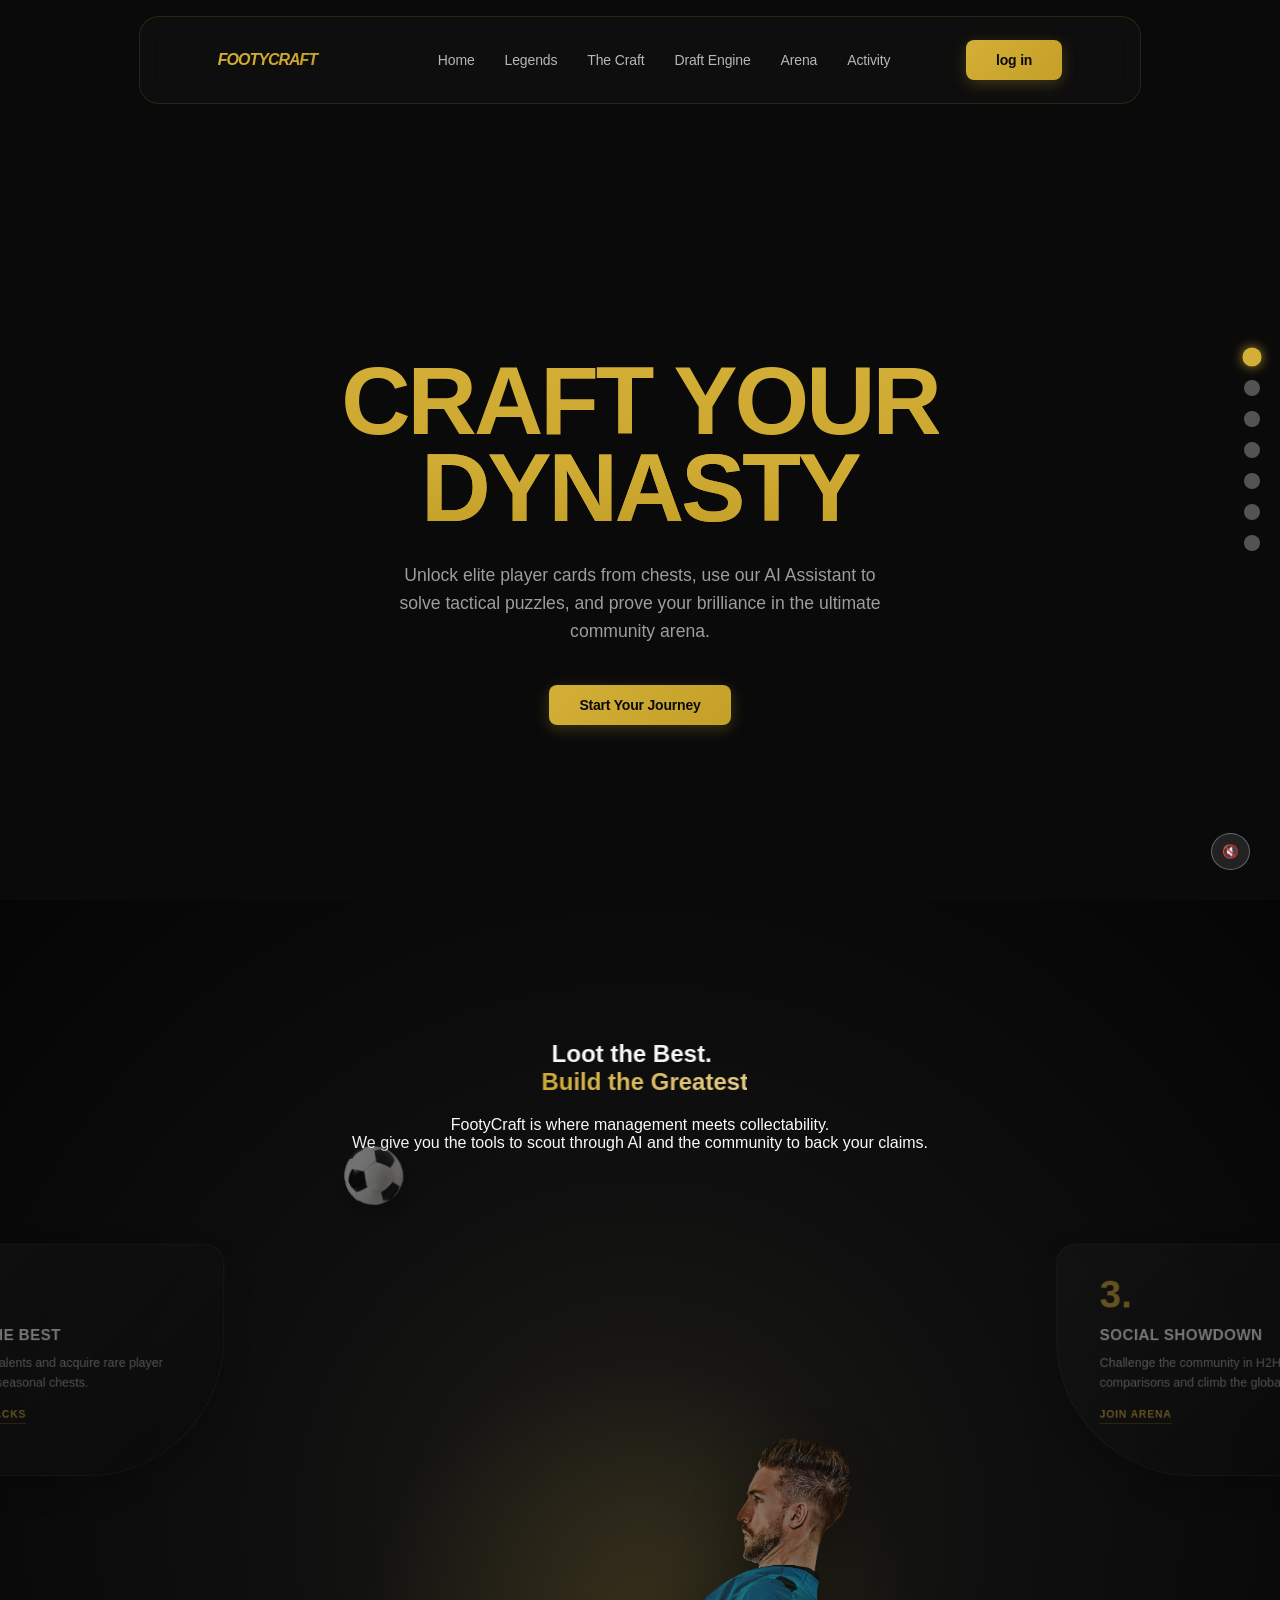
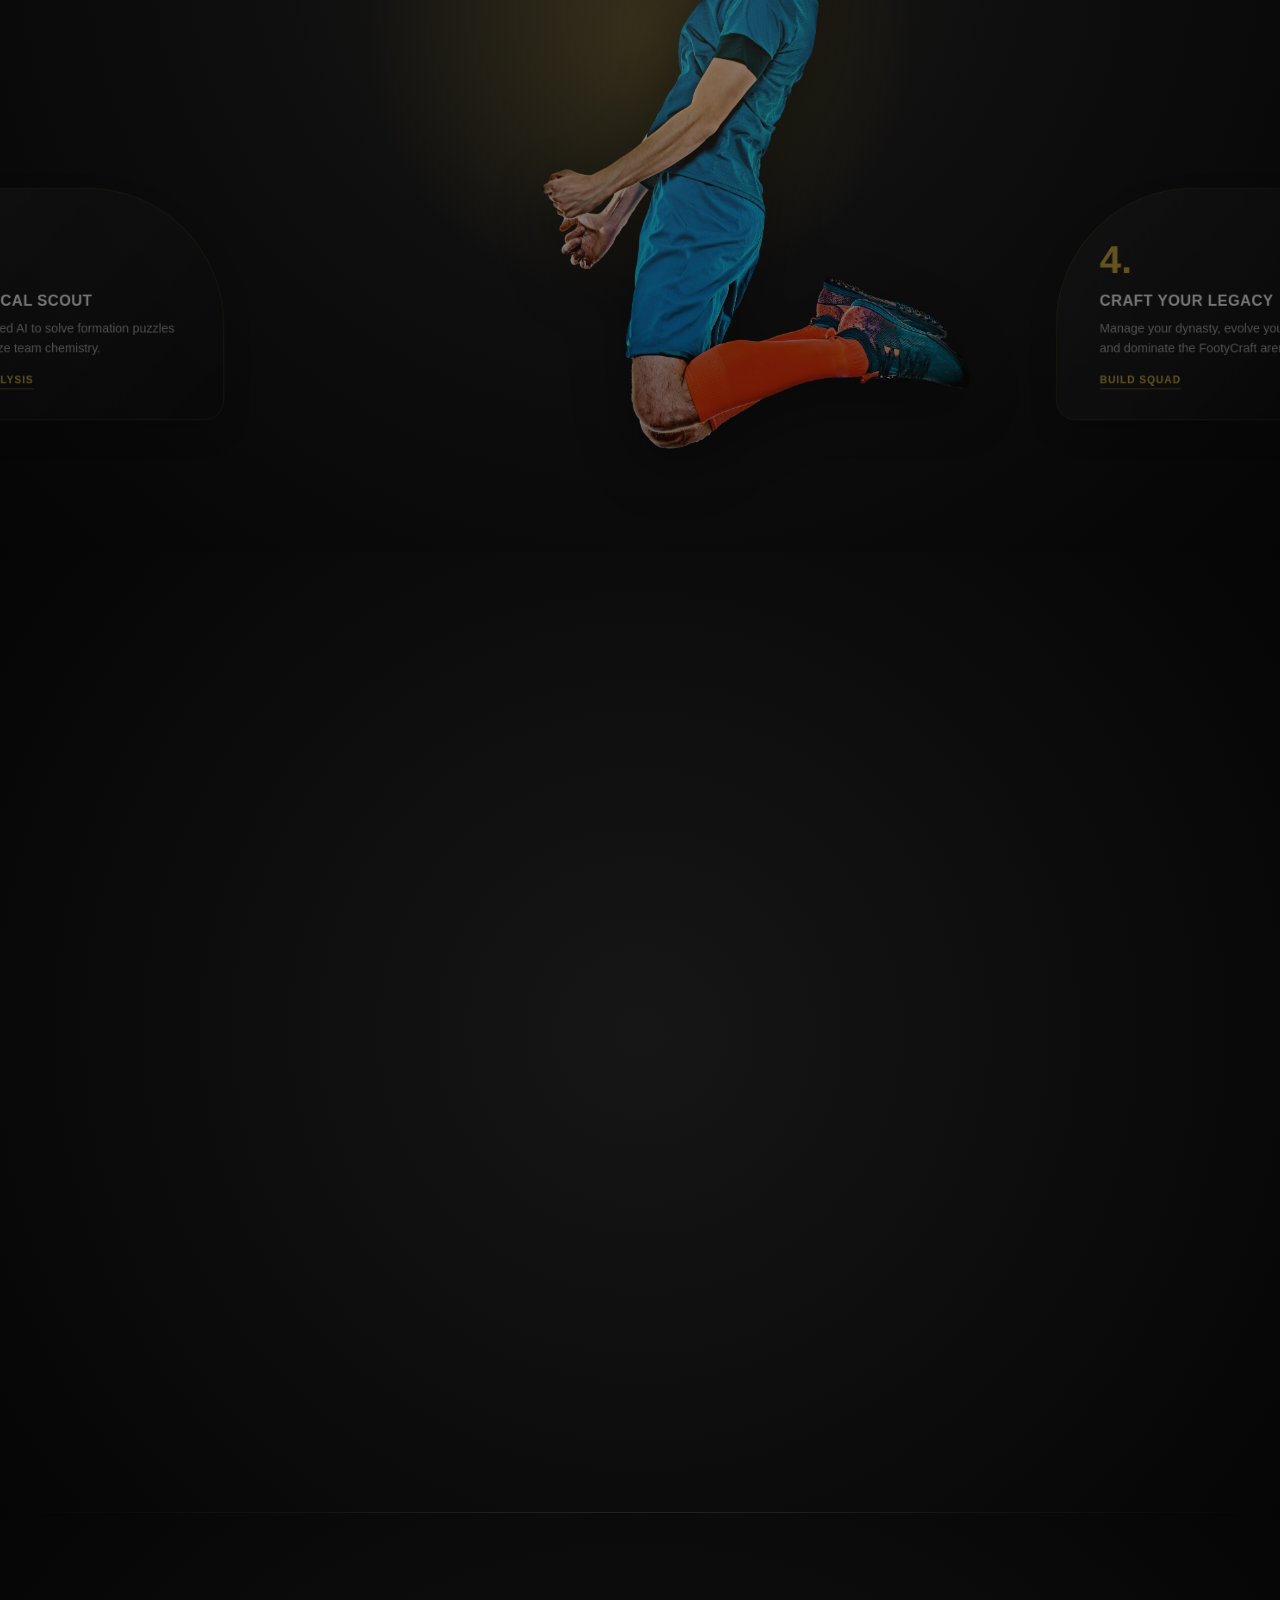
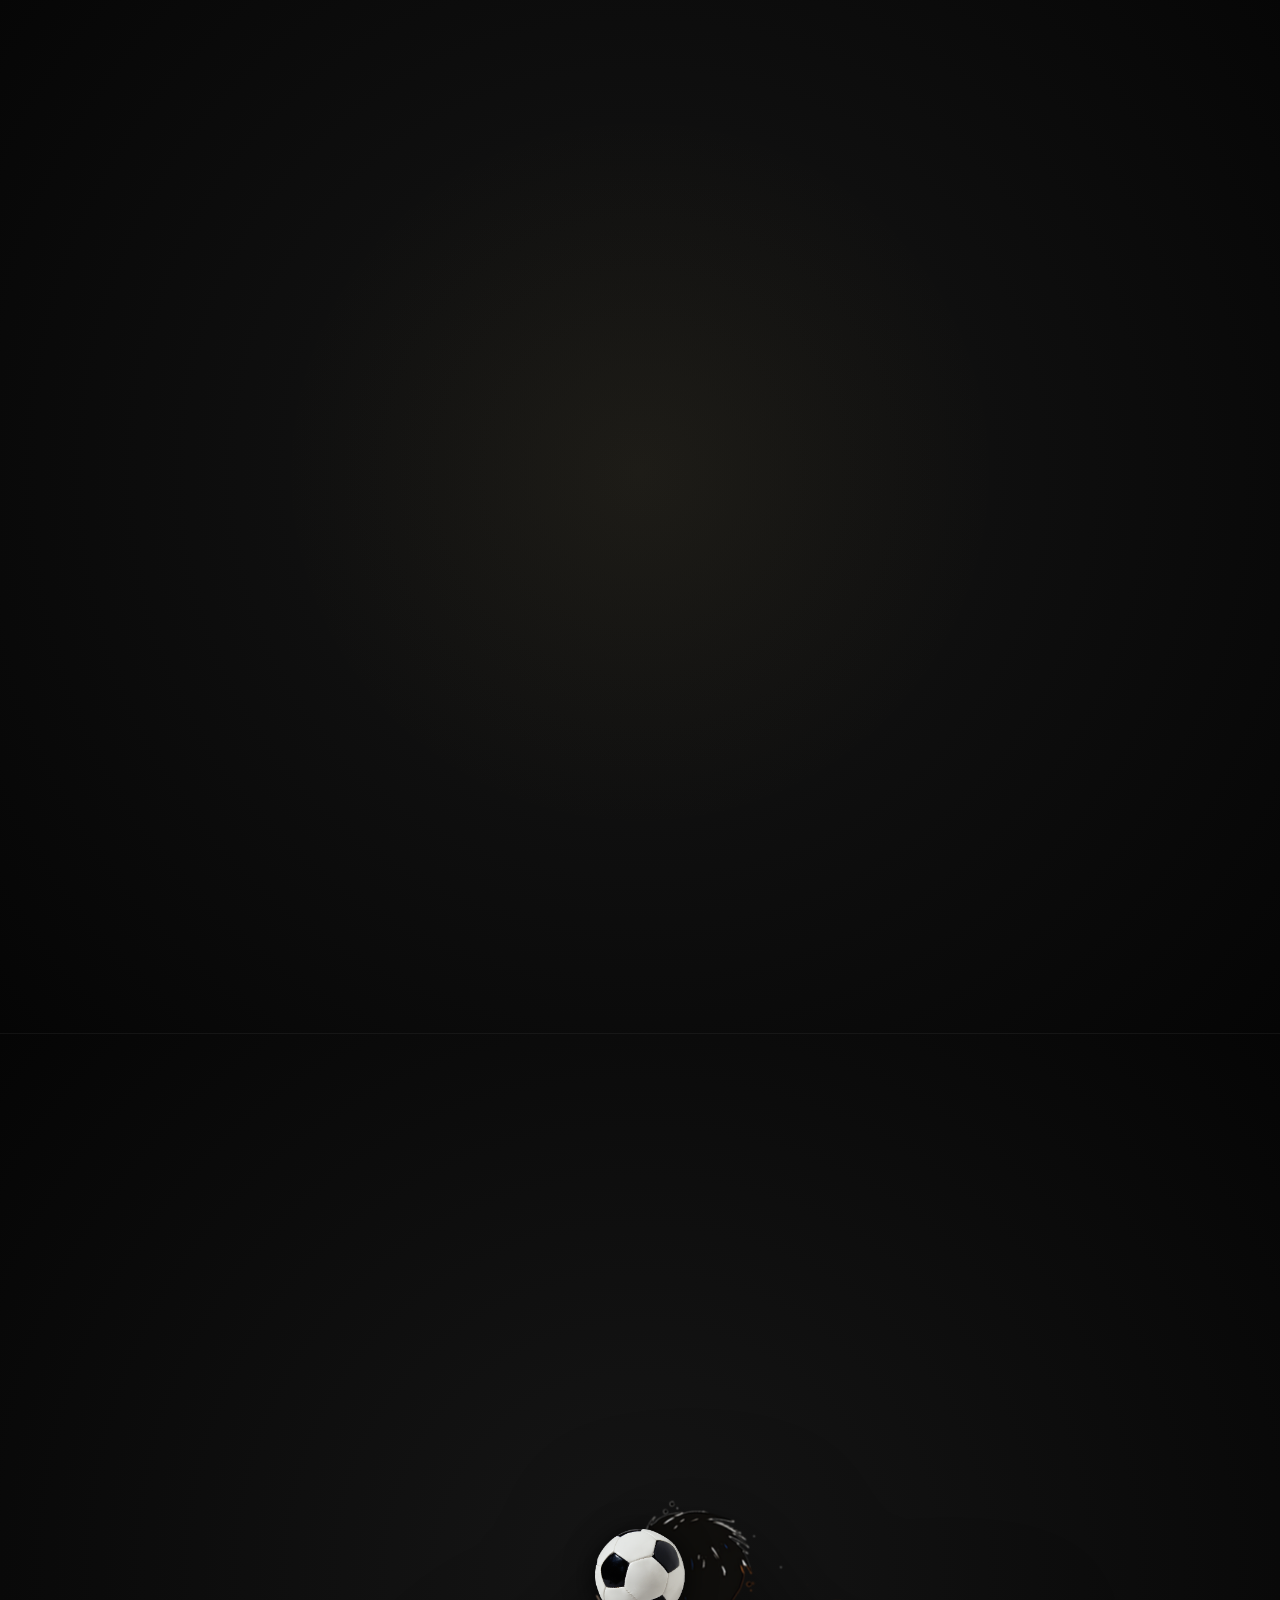
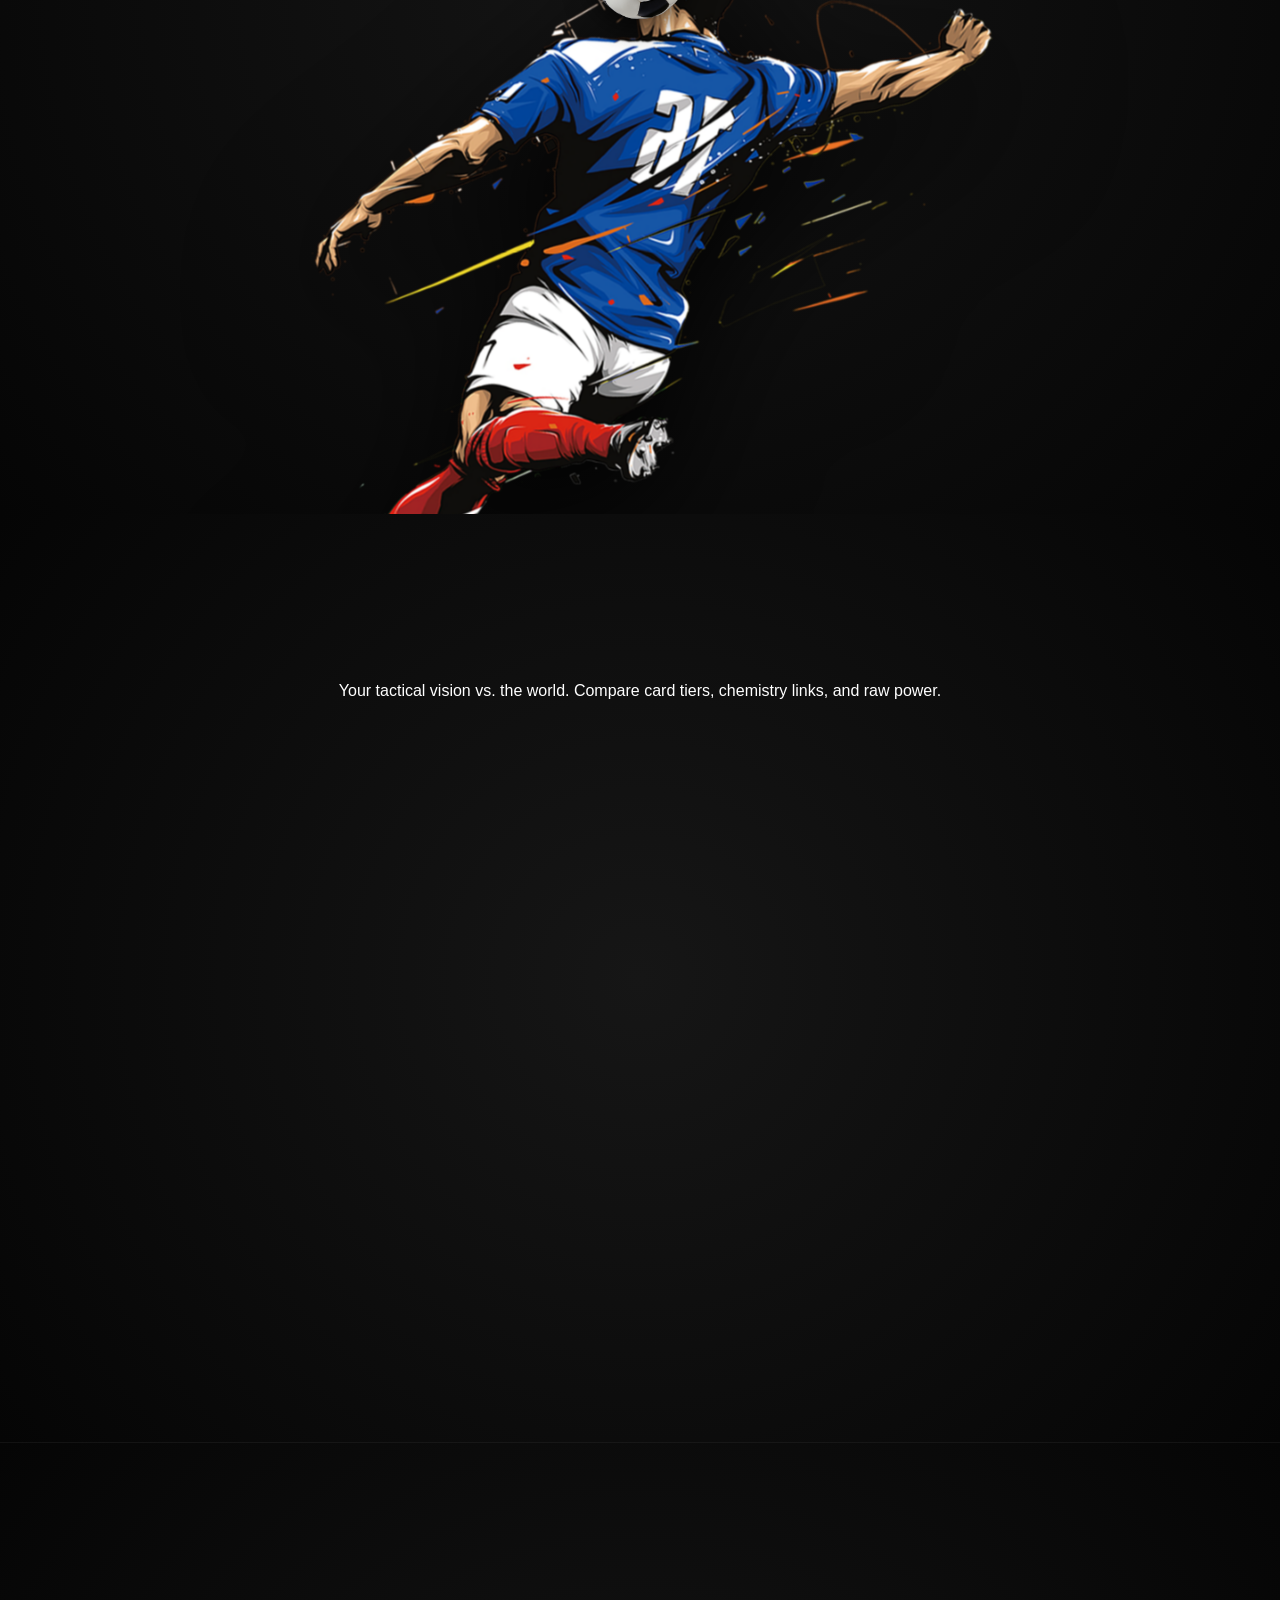
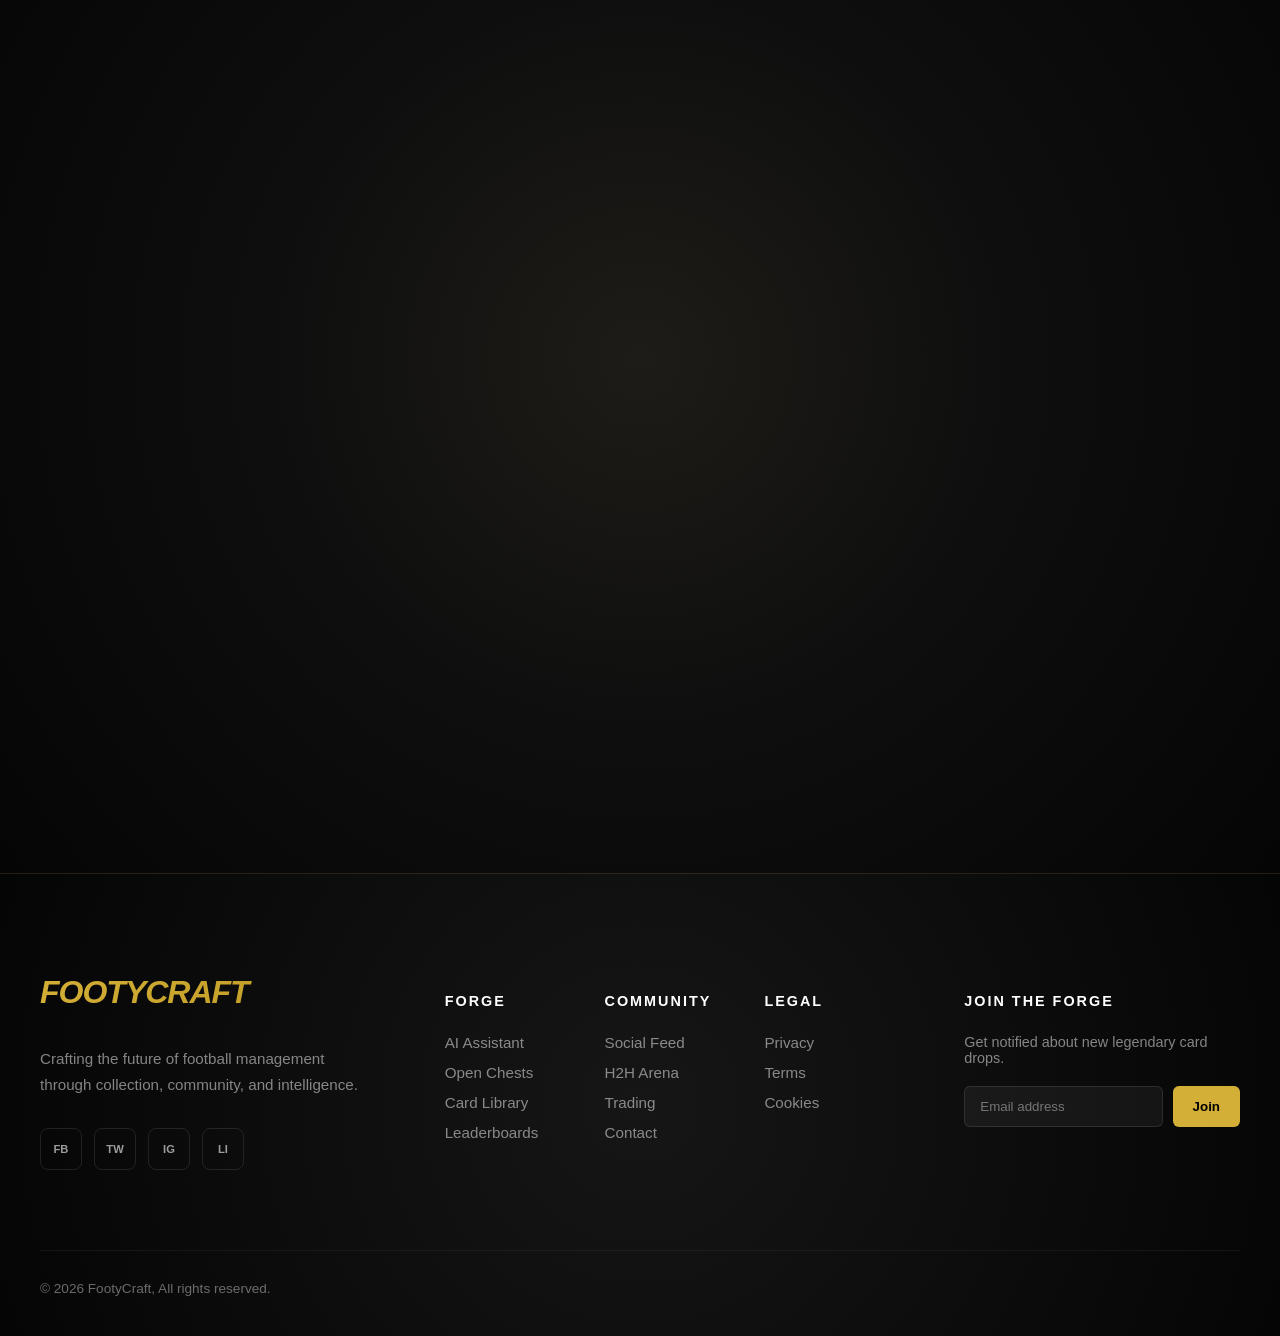
<file: frontend/views/support-page/index.html>
<!DOCTYPE html>
<html lang="en">
<head>
    <meta charset="UTF-8">
    <meta name="viewport" content="width=device-width, initial-scale=1.0">
    <title>FootyCraft - Support Dashboard</title>
    <link href="https://fonts.googleapis.com/css2?family=Bebas+Neue&family=Inter:wght@300;400;500;600;700;800;900&display=swap" rel="stylesheet">
    <link href="https://cdn.jsdelivr.net/npm/bootstrap@5.3.3/dist/css/bootstrap.min.css" rel="stylesheet">
    <link rel="stylesheet" href="https://cdnjs.cloudflare.com/ajax/libs/font-awesome/6.4.0/css/all.min.css">
    <link rel="stylesheet" href="css/support.css">
    <link rel="stylesheet" href="/frontend/shared/css/notifications.css">
    <link rel="stylesheet" href="/frontend/shared/css/player-cards.css">
</head>
<body class="dark-theme">
    <aside class="fc-sidebar">
        <div class="fc-sidebar-header">
            <i class="fa-solid fa-headset" style="font-size: 30px; color: var(--neon-green);"></i>
            <h1 class="fc-logo-text">FootyCraft <span class="fc-neon-text">SUPPORT</span></h1>
        </div>
        <nav class="fc-nav">
            <ul class="fc-nav-list" id="sidebarMenu">
                <li class="fc-nav-item" data-target="dashboard"><i class="fa-solid fa-chart-line fc-nav-icon"></i><span class="fc-nav-label">Dashboard</span></li>
                <li class="fc-nav-item" data-target="users"><i class="fa-solid fa-users fc-nav-icon"></i><span class="fc-nav-label">Users</span></li>
                <li class="fc-nav-item" data-target="community"><i class="fa-solid fa-comments fc-nav-icon"></i><span class="fc-nav-label">Community</span></li>
                <li class="fc-nav-item" data-target="support"><i class="fa-solid fa-headset fc-nav-icon"></i><span class="fc-nav-label">Tickets</span></li>
                <li class="fc-nav-item" data-target="reports"><i class="fa-solid fa-flag fc-nav-icon"></i><span class="fc-nav-label">Reports</span></li>
                <li class="fc-nav-item" data-target="settings"><i class="fa-solid fa-gear fc-nav-icon"></i><span class="fc-nav-label">Settings</span></li>
            </ul>
        </nav>
        <div class="fc-sidebar-footer">
            <div class="fc-nav-item logout-btn">
                <i class="fa-solid fa-right-from-bracket fc-nav-icon"></i>
                <span class="fc-nav-label">Logout</span>
            </div>
        </div>
    </aside>

    <div class="fc-main-wrapper">
        <header class="fc-topbar">
            <div class="fc-breadcrumbs"><h2 id="pageTitle" class="fc-page-title">Dashboard</h2></div>
            <div class="fc-topbar-actions">
                <div class="header-actions">
                    <button id="notif-btn" class="fc-notif-btn" aria-label="Notifications">
                        <svg width="20" height="20" viewBox="0 0 24 24" fill="none" stroke="currentColor"
                            stroke-width="2" stroke-linecap="round" stroke-linejoin="round">
                            <path d="M18 8A6 6 0 0 0 6 8c0 7-3 9-3 9h18s-3-2-3-9"></path>
                            <path d="M13.73 21a2 2 0 0 1-3.46 0"></path>
                        </svg>
                        <span id="notif-badge" class="fc-notif-badge">0</span>
                    </button>
                    
                    <div id="notif-panel" class="fc-notif-panel" aria-hidden="true">
                        <div class="fc-notif-header">
                            <div class="fc-notif-header-left">
                                <h3 class="fc-notif-title">Notifications</h3>
                                <span id="notif-unread-count" class="fc-notif-count"></span>
                            </div>
                            <div class="fc-notif-header-actions">
                                <button id="notif-mark-read" class="fc-notif-action-btn" title="Mark all as read">
                                    <svg width="14" height="14" viewBox="0 0 24 24" fill="none" stroke="currentColor" stroke-width="2.5"><polyline points="20 6 9 17 4 12"/></svg>
                                    <span>Read all</span>
                                </button>
                                <button id="notif-clear-all" class="fc-notif-action-btn" title="Clear read notifications">
                                    <svg width="14" height="14" viewBox="0 0 24 24" fill="none" stroke="currentColor" stroke-width="2"><polyline points="3 6 5 6 21 6"/><path d="M19 6l-2 14H7L5 6"/><path d="M10 11v6"/><path d="M14 11v6"/></svg>
                                    <span>Clear</span>
                                </button>
                            </div>
                        </div>
                        <div class="fc-notif-filters" id="notif-filters">
                            <button class="fc-notif-filter active" data-filter="all">All</button>
                            <button class="fc-notif-filter" data-filter="admin">Admin</button>
                            <button class="fc-notif-filter" data-filter="challenge">Challenges</button>
                            <button class="fc-notif-filter" data-filter="community">Community</button>
                            <button class="fc-notif-filter" data-filter="system">System</button>
                        </div>
                        <div id="notif-list" class="fc-notif-list">
                            <div class="fc-notif-empty">
                                <svg width="40" height="40" viewBox="0 0 24 24" fill="none" stroke="rgba(255,255,255,0.15)" stroke-width="1.5"><path d="M18 8A6 6 0 0 0 6 8c0 7-3 9-3 9h18s-3-2-3-9"/><path d="M13.73 21a2 2 0 0 1-3.46 0"/></svg>
                                <p>Loading notifications...</p>
                            </div>
                        </div>
                        <div class="fc-notif-footer">
                            <span class="fc-notif-footer-label">Quick action</span>
                            <button id="notif-logout" class="fc-notif-logout-btn">Log out</button>
                        </div>
                    </div>
                </div>
                <div class="fc-admin-profile">
                    <div style="width: 40px; height: 40px; border-radius: 50%; border: 2px solid var(--gold); background: rgba(212, 175, 55, 0.15); display: flex; align-items: center; justify-content: center; color: var(--gold); font-weight: 700; font-size: 14px;">SU</div>
                    <div class="fc-profile-info">
                        <span class="fc-profile-name">Support User</span>
                        <span class="fc-profile-role">SUPPORT</span>
                    </div>
                </div>
            </div>
        </header>

        <main class="fc-content-area">
            <section id="dashboard" class="fc-page-section">
                <div class="fc-hero-banner mb-4">
                    <div class="fc-hero-content">
                        <h2>Welcome back, <span class="fc-neon-text">Support</span></h2>
                        <p class="text-muted">Live moderation, community, and ticket operations.</p>
                    </div>
                    <div class="fc-hero-bg"></div>
                </div>
                <div class="row g-4 mb-4">
                    <div class="col-12 col-md-6 col-xl-3"><div class="fc-bento-card gold-glow h-100"><div class="fc-bento-body"><h3>Total Users</h3><p class="fc-bento-value" id="stat-total-users">0</p></div></div></div>
                    <div class="col-12 col-md-6 col-xl-3"><div class="fc-bento-card blue-glow h-100"><div class="fc-bento-body"><h3>Active Players</h3><p class="fc-bento-value" id="stat-active-players">0</p></div></div></div>
                    <div class="col-12 col-md-6 col-xl-3"><div class="fc-bento-card teal-glow h-100"><div class="fc-bento-body"><h3>Total Matches</h3><p class="fc-bento-value" id="stat-total-matches">0</p></div></div></div>
                    <div class="col-12 col-md-6 col-xl-3"><div class="fc-bento-card red-glow h-100"><div class="fc-bento-body"><h3>Pending Reports</h3><p class="fc-bento-value text-danger" id="stat-pending-reports">0</p></div></div></div>
                </div>
                <div class="row g-4">
                    <div class="col-12 col-xl-8">
                        <div class="fc-panel h-100 d-flex flex-column mb-0" id="activityChartPanel">
                            <div class="fc-panel-header"><h3 class="fc-panel-title">Platform Activity</h3><button class="fc-btn-icon" id="expandChartBtn" title="Toggle Fullscreen"><i class="fa-solid fa-expand"></i></button></div>
                            <div id="activityChartContainer" class="fc-chart-glass flex-grow-1 position-relative d-flex align-items-end justify-content-between p-4" style="min-height: 250px; gap: 2%;"><div class="text-center w-100 text-muted py-5">Loading activity data...</div></div>
                        </div>
                    </div>
                    <div class="col-12 col-xl-4">
                        <div class="fc-panel h-100 mb-0">
                            <div class="fc-panel-header mb-4"><h3 class="fc-panel-title">Top Contributors</h3></div>
                            <div class="d-flex flex-column gap-2" id="topContributorsList"><div class="text-center text-muted py-3">Loading contributors...</div></div>
                        </div>
                    </div>
                </div>
            </section>

            <section id="users" class="fc-page-section">
                <div class="fc-table-header-actions">
                    <div class="fc-search-wrap fc-glow-focus"><i class="fa-solid fa-magnifying-glass"></i><input type="text" placeholder="Search by name, ID or email..." class="fc-search-input"></div>
                    <select id="usersStatusFilter" class="fc-input" style="max-width: 180px;">
                        <option value="all" selected>All Statuses</option>
                        <option value="active">Active</option>
                        <option value="timeout">Timeout</option>
                        <option value="banned">Banned</option>
                    </select>
                </div>
                <div class="fc-table-container">
                    <table class="fc-futuristic-table" id="usersTable">
                        <thead><tr><th>ID</th><th>User</th><th>Email</th><th>Role</th><th>Status</th><th>Actions</th></tr></thead>
                        <tbody><tr><td colspan="6" class="text-center text-muted py-4">Loading users...</td></tr></tbody>
                    </table>
                </div>
            </section>

            <section id="community" class="fc-page-section">
                <div class="d-flex justify-content-between align-items-center mb-4">
                    <div><h2 class="fc-page-title">Community Hub</h2><p class="text-muted mt-1">Monitor discussions and moderate content.</p></div>
                    <div class="d-flex gap-3">
                        <div class="fc-search-wrap fc-glow-focus m-0" style="width: 250px;"><i class="fa-solid fa-magnifying-glass"></i><input type="text" placeholder="Search posts..." class="fc-search-input py-2"></div>
                        <button class="fc-btn fc-btn-primary fc-glow-btn" id="openNewAnnouncementModal"><i class="fa-solid fa-pen-to-square"></i> New Announcement</button>
                    </div>
                </div>
                <div class="glass-pill-container">
                    <button class="glass-pill active" onclick="filterCommunityPosts('all')">All Posts</button>
                    <button class="glass-pill" onclick="filterCommunityPosts('reported')">Reported</button>
                    <button class="glass-pill" onclick="filterCommunityPosts('announcements')">Announcements</button>
                </div>
                <div class="fc-community-feed w-100 m-0 p-0" style="max-width: 100%;"></div>
            </section>

            <section id="support" class="fc-page-section">
                <div class="fc-support-container">
                    <div class="fc-ticket-list">
                        <div style="display:flex; justify-content:space-between; align-items:center; gap:12px;">
                            <h3 class="fc-support-title" style="margin:0;">Tickets</h3>
                            <select id="adminSupportStatus" class="fc-input" style="max-width:140px;">
                                <option value="open" selected>Open</option>
                                <option value="closed">Closed</option>
                                <option value="all">All</option>
                            </select>
                        </div>
                        <div id="adminSupportTicketList" style="display:flex; flex-direction:column; gap:12px;"></div>
                    </div>
                    <div class="fc-ticket-chat">
                        <div class="fc-chat-header">
                            <div>
                                <h3 id="adminSupportTitle">Select a ticket</h3>
                                <span id="adminSupportMeta">No ticket selected</span>
                            </div>
                            <button id="adminResolveTicketBtn" class="fc-btn fc-btn-outline fc-btn-resolve" disabled><i class="fa-solid fa-check"></i> Resolve Ticket</button>
                        </div>
                        <div id="adminSupportMessages" class="fc-chat-messages"><div class="fc-message-bubble system"><div class="fc-msg-content"><p>Select a ticket from the left to start helping the user.</p></div></div></div>
                        <form id="adminSupportReplyForm" class="fc-chat-input-area">
                            <textarea id="adminSupportReplyInput" placeholder="Type your reply..." disabled></textarea>
                            <button id="adminSupportSendBtn" class="fc-btn fc-btn-primary fc-glow-btn" type="submit" disabled><i class="fa-regular fa-paper-plane"></i> Send Reply</button>
                        </form>
                    </div>
                </div>
            </section>

            <section id="reports" class="fc-page-section">
                <div class="fc-panel">
                    <div class="fc-panel-header"><h3 class="fc-panel-title">Moderation Queue</h3></div>
                    <div class="fc-table-container">
                        <table class="fc-futuristic-table">
                            <thead><tr><th>Content</th><th>Type</th><th>Reason</th><th>Reporter</th><th>Actions</th></tr></thead>
                            <tbody id="reportsTableBody"><tr><td colspan="5" class="text-center text-muted py-4">Loading moderation queue...</td></tr></tbody>
                        </table>
                    </div>
                </div>
            </section>

            <section id="settings" class="fc-page-section">
                <div class="fc-panel fc-panel-small">
                    <h3 class="fc-panel-title">Support Configuration</h3>
                    <div class="fc-settings-group">
                        <label class="fc-toggle-switch"><input type="checkbox" id="themeToggle" checked><span class="fc-slider"></span><span class="fc-toggle-label">Dark Theme Active</span></label>
                        <label class="fc-toggle-switch"><input type="checkbox" checked><span class="fc-slider"></span><span class="fc-toggle-label">Enable Push Notifications</span></label>
                    </div>
                    <h3 class="fc-panel-title" style="margin-top: 30px;">Profile Settings</h3>
                    <div class="fc-form-group"><label>Name</label><input type="text" class="fc-input" id="settingsNameInput"></div>
                    <div class="fc-form-group"><label>Email Address</label><input type="email" class="fc-input" value="support@footycraft.com"></div>
                    <button class="fc-btn fc-btn-primary fc-glow-btn">Save Changes</button>
                </div>
            </section>
        </main>
    </div>

    <div id="timeoutUserModal" class="fc-modal-overlay"><div class="fc-alert-modal alert-timeout"><div class="fc-alert-icon-box"><i class="fa-solid fa-clock"></i></div><h2 class="fc-alert-title">TIMEOUT USER</h2><p class="fc-alert-text">How many hours should this user be timed out?</p><div class="fc-alert-input-wrapper"><input type="number" id="timeoutHours" class="fc-alert-input" value="24" min="1" max="720"></div><div class="fc-alert-actions"><button class="fc-alert-btn fc-alert-btn-cancel" id="cancelTimeoutBtn">Cancel</button><button class="fc-alert-btn fc-alert-btn-confirm" id="confirmTimeoutBtn">Apply Timeout</button></div></div></div>
    <div id="banUserModal" class="fc-modal-overlay"><div class="fc-alert-modal alert-ban"><div class="fc-alert-icon-box"><i class="fa-solid fa-gavel"></i></div><h2 class="fc-alert-title">BAN USER</h2><p class="fc-alert-text">This user will be permanently banned.<br>Are you sure?</p><div class="fc-alert-actions"><button class="fc-alert-btn fc-alert-btn-cancel" id="cancelBanBtn">Cancel</button><button class="fc-alert-btn fc-alert-btn-confirm" id="confirmBanBtn">Ban</button></div></div></div>
    <div id="deleteUserModal" class="fc-modal-overlay"><div class="fc-alert-modal alert-delete"><div class="fc-alert-icon-box"><i class="fa-solid fa-triangle-exclamation"></i></div><h2 class="fc-alert-title">DELETE USER</h2><p class="fc-alert-text">This user will be permanently removed.<br>Are you sure?</p><div class="fc-alert-actions"><button class="fc-alert-btn fc-alert-btn-cancel" id="cancelDeleteBtn">Cancel</button><button class="fc-alert-btn fc-alert-btn-confirm" id="confirmDeleteBtn">Delete</button></div></div></div>
    <div id="unbanUserModal" class="fc-modal-overlay"><div class="fc-alert-modal alert-unban"><div class="fc-alert-icon-box"><i class="fa-solid fa-unlock"></i></div><h2 class="fc-alert-title">REMOVE RESTRICTION</h2><p class="fc-alert-text">This will remove the ban/timeout restriction.<br>Are you sure?</p><div class="fc-alert-actions"><button class="fc-alert-btn fc-alert-btn-cancel" id="cancelUnbanBtn">Cancel</button><button class="fc-alert-btn fc-alert-btn-confirm" id="confirmUnbanBtn">Unban</button></div></div></div>
    <div id="editRoleModal" class="fc-modal-overlay"><div class="fc-alert-modal alert-edit-role"><div class="fc-alert-icon-box"><i class="fa-solid fa-user-shield"></i></div><h2 class="fc-alert-title">EDIT ROLE</h2><p class="fc-alert-text">Support can request role changes. Admin approval is required.</p><div class="fc-alert-input-wrapper"><label style="font-size: 13px; color: #9ca3af; display: block; text-align: left; margin-bottom: 8px;">Staff Member</label><input type="text" id="editRoleUsername" class="fc-alert-input" readonly style="margin-bottom: 12px; opacity: 0.6;"><label style="font-size: 13px; color: #9ca3af; display: block; text-align: left; margin-bottom: 8px;">Role</label><select id="editRoleSelect" class="fc-alert-input"><option value="Administrator">Administrator</option><option value="Support">Support</option><option value="Moderator">Moderator</option></select></div><div class="fc-alert-actions"><button class="fc-alert-btn fc-alert-btn-cancel" id="cancelEditRoleBtn">Cancel</button><button class="fc-alert-btn fc-alert-btn-confirm" id="confirmEditRoleBtn">Save Role</button></div></div></div>

    <div id="newAnnouncementModal" class="fc-modal-overlay">
        <div class="fc-modal">
            <div class="fc-modal-header">
                <div class="d-flex align-items-center gap-3" style="flex: 1;"><h2 style="margin: 0;"><i class="fa-solid fa-megaphone"></i> NEW ANNOUNCEMENT</h2></div>
                <button class="fc-modal-close" id="closeNewAnnouncementModal"><i class="fa-solid fa-xmark"></i></button>
            </div>
            <div class="fc-modal-body">
                <form id="newAnnouncementForm">
                    <div class="mb-3"><label class="form-label">Title</label><input id="announcementTitle" type="text" class="fc-input" required></div>
                    <div class="mb-0"><label class="form-label">Message</label><textarea id="announcementBody" class="fc-input" rows="5" required></textarea></div>
                </form>
            </div>
            <div class="fc-modal-footer"><button class="fc-btn fc-btn-outline" id="cancelNewAnnouncement">Cancel</button><button class="fc-btn" id="postAnnouncementBtn">Post Announcement</button></div>
        </div>
    </div>

    <script src="https://cdn.jsdelivr.net/npm/bootstrap@5.3.3/dist/js/bootstrap.bundle.min.js"></script>
    <script src="/frontend/shared/js/api.js?v=20260428d"></script>
    <script src="/frontend/shared/js/ui-alerts.js?v=20260421a"></script>
    <script src="/frontend/shared/js/player-cards.js"></script>
    <script src="/frontend/shared/js/notifications.js?v=20260421a"></script>
    <script>document.addEventListener("DOMContentLoaded", () => { if (window.initNotifications) window.initNotifications(); });</script>
    <script src="js/support.js"></script>
</body>
</html>
</file>
<file: frontend/views/admin-page/css/admin.css>
:root {
     
    --gold: #d4af37;
    --gold-dim: rgba(212, 175, 55, 0.5);
    --gold-glow: rgba(212, 175, 55, 0.15);
    --gold-subtle: rgba(212, 175, 55, 0.08);
    
     
    --bg-main: #0c0c0e;
    --bg-body: #0c0c0e;
    --card-bg: linear-gradient(145deg, #18181c 0%, #1e1e24 100%);
    --card-border: rgba(255, 255, 255, 0.06);
    --card-shadow: 0 4px 24px rgba(0, 0, 0, 0.45);
    
     
    --text-white: #f0f0f2;
    --text-main: #f0f0f2;
    --text-muted: rgba(255, 255, 255, 0.55);
    --text-dim: rgba(255, 255, 255, 0.35);
    
     
    --neon-green: #d4af37;
    --neon-green-glow: rgba(212, 175, 55, 0.3);
    --neon-blue: #3b82f6;
    --neon-blue-glow: rgba(59, 130, 246, 0.3);
    --red: #ff4d4d;
    --red-glow: rgba(255, 77, 77, 0.3);
    --orange: #ff9f43;
    
     
    --font-heading: 'Bebas Neue', sans-serif;
    --font-body: 'Inter', sans-serif;
    
     
    --sidebar-width: 260px;
    --topbar-height: 80px;
    --border-glass: 1px solid rgba(255, 255, 255, 0.06);
    --radius-md: 12px;
    --radius-lg: 18px;
    --card-radius: 18px;
    
     
    --grid-gap: 28px;
    --card-padding: 28px;
    
     
    --ease-out: cubic-bezier(0.4, 0, 0.2, 1);
    --transition: 0.35s var(--ease-out);
    
     
    --bg-input: rgba(255, 255, 255, 0.04);
    --bg-glass: rgba(255, 255, 255, 0.03);
    --bg-panel: linear-gradient(145deg, #18181c 0%, #1e1e24 100%);
    --bg-panel-solid: #0f0f0f;
    --bg-sidebar: linear-gradient(145deg, #14141a 0%, #1a1a22 100%);
}

body.light-theme {
    --bg-main: #fafafa;
    --bg-body: #fafafa;
    --bg-sidebar: #ffffff;
    --bg-panel: linear-gradient(145deg, #ffffff 0%, #f9f9fb 100%);
    --bg-panel-solid: #ffffff;
    --bg-glass: rgba(212, 175, 55, 0.06);
    --border-glass: 1px solid rgba(212, 175, 55, 0.15);
    
    --text-main: #0a0a0a;
    --text-muted: #777777;
    --text-dim: rgba(10, 10, 10, 0.45);
    
    --neon-green: #d4af37;
    --neon-green-glow: rgba(212, 175, 55, 0.25);
    --neon-blue: #3b82f6;
    --gold: #d4af37;
    
    --bg-input: #f5f5f7;
}

 
hr { display: none; }
::-webkit-scrollbar { display: none; }
* { 
    scrollbar-width: none; 
    -ms-overflow-style: none; 
}

 
* { margin: 0; padding: 0; box-sizing: border-box; }

body {
    font-family: var(--font-body);
    background-color: var(--bg-body);
    color: var(--text-white);
    overflow: hidden;
    -webkit-font-smoothing: antialiased;
    -moz-osx-font-smoothing: grayscale;
    line-height: 1.5;
}

 
h1, h2, h3, h4 { font-family: var(--font-heading); font-weight: normal; letter-spacing: 1px; }

 
.fc-main-wrapper {
    margin-left: var(--sidebar-width);
    height: 100vh;
    display: flex;
    flex-direction: column;
    background: var(--bg-body);
}

.fc-content-area {
    padding: 40px;
    overflow-y: auto;
    height: calc(100vh - var(--topbar-height));
    background: var(--bg-body);
}

 
.fc-page-section { display: none; animation: fadeIn 0.4s ease forwards; }
.fc-page-section.active { display: block; }

@keyframes fadeIn {
    from { opacity: 0; transform: translateY(10px); }
    to { opacity: 1; transform: translateY(0); }
}

 
.fc-sidebar {
    position: fixed;
    top: 0; left: 0;
    width: var(--sidebar-width);
    height: 100vh;
    background: var(--bg-sidebar);
    backdrop-filter: blur(24px);
    -webkit-backdrop-filter: blur(24px);
    border-right: var(--border-glass);
    display: flex;
    flex-direction: column;
    z-index: 100;
    box-shadow: 4px 0 12px rgba(0, 0, 0, 0.3);
}

.fc-sidebar-header {
    height: var(--topbar-height);
    display: flex;
    align-items: center;
    justify-content: flex-start;  
    padding: 0 24px;  
    border-bottom: var(--border-glass);
    gap: 12px;
}

.fc-logo-img { width: 36px; height: 36px; border-radius: 8px; }
.fc-logo-text { font-size: 26px; margin-top: 4px; }
.fc-neon-text { color: var(--neon-green); text-shadow: 0 0 10px var(--neon-green-glow); }

.fc-nav { flex: 1; padding: 24px 12px; overflow-y: auto; padding-bottom: 40px; }  
.fc-nav-list { list-style: none; display: flex; flex-direction: column; gap: 8px; width: 100%;margin-left: -18px; }

.fc-nav-item {
    display: flex;
    align-items: center;
    padding: 14px 12px;  
    margin: 0;
    border-radius: var(--radius-md);
    cursor: pointer;
    color: var(--text-muted);
    transition: var(--transition);
    position: relative;
    overflow: hidden;
    width: 100%;
}

.fc-nav-icon { width: 24px; font-size: 18px; text-align: center; margin-right: 16px; }
.fc-nav-label { font-size: 15px; font-weight: 500; font-family: var(--font-heading); font-size: 18px; letter-spacing: 0.5px; }

.fc-nav-item:hover {
    color: var(--text-main);
    background: var(--bg-glass);
}

.fc-nav-item.active {
    box-shadow: none;
    background: var(--neon-green-glow);
    color: var(--neon-green);
    font-weight: 600;
}

.fc-nav-item.active .fc-nav-icon {
    color: var(--neon-green);
    filter: drop-shadow(0 0 5px var(--neon-green-glow));
}

.fc-sidebar-footer { padding: 20px 16px; border-top: var(--border-glass); }
.logout-btn:hover { background: rgba(255, 77, 77, 0.1); color: var(--red); }

 
.fc-topbar {
    height: var(--topbar-height);
    background: var(--bg-sidebar);
    backdrop-filter: blur(24px);
    -webkit-backdrop-filter: blur(24px);
    border-bottom: var(--border-glass);
    display: flex;
    align-items: center;
    justify-content: space-between;
    padding: 0 40px;
    position: sticky; top: 0; z-index: 90;
    box-shadow: 0 4px 12px rgba(0, 0, 0, 0.2);
}

.fc-page-title { 
    font-size: 32px; 
    color: var(--text-white); 
    margin: 0;
    font-family: var(--font-heading);
    letter-spacing: 1px;
}

.fc-topbar-actions { display: flex; align-items: center; gap: 24px; }

.fc-notification-bell {
    position: relative; cursor: pointer; font-size: 20px; color: var(--text-muted);
    transition: var(--transition);
}
.fc-notification-bell:hover { color: var(--text-main); }
.fc-badge {
    position: absolute; top: -6px; right: -8px;
    background: var(--neon-green); color: #000;
    font-size: 10px; font-weight: bold;
    width: 18px; height: 18px;
    border-radius: 50%;
    display: flex; align-items: center; justify-content: center;
}
.pulse { box-shadow: 0 0 0 0 var(--neon-green-glow); animation: pulseGreen 2s infinite; }

@keyframes pulseGreen {
    0% { transform: scale(0.95); box-shadow: 0 0 0 0 rgba(0, 255, 136, 0.7); }
    70% { transform: scale(1); box-shadow: 0 0 0 10px rgba(0, 255, 136, 0); }
    100% { transform: scale(0.95); box-shadow: 0 0 0 0 rgba(0, 255, 136, 0); }
}

.fc-admin-profile { display: flex; align-items: center; gap: 12px; cursor: pointer; padding: 6px 12px; border-radius: 30px; border: var(--border-glass); background: var(--bg-glass); transition: var(--transition); }
.fc-admin-profile:hover { border-color: var(--neon-green-glow); }
.fc-avatar { width: 40px; height: 40px; border-radius: 50%; border: 2px solid var(--neon-green); }
.fc-profile-info { display: flex; flex-direction: column; }
.fc-profile-name { font-size: 14px; font-weight: 600; color: var(--text-main); }
.fc-profile-role { font-size: 12px; color: var(--text-muted); }

 
.fc-panel {
    background: var(--card-bg);
    border: var(--border-glass);
    border-radius: var(--card-radius);
    padding: var(--card-padding);
    box-shadow: var(--card-shadow);
    margin-bottom: var(--grid-gap);
    transition: all var(--transition);
}
.fc-panel:hover {
    background: linear-gradient(145deg, #1e1e24 0%, #24242c 100%);
    border-color: rgba(212, 175, 55, 0.15);
    box-shadow: 0 8px 40px rgba(0, 0, 0, 0.6);
}
.fc-panel-header { display: flex; justify-content: space-between; align-items: center; margin-bottom: 20px; }
.fc-panel-title { font-size: 24px; color: var(--text-white); font-family: var(--font-heading); letter-spacing: 1px; }

.fc-btn {
    padding: 10px 20px; border-radius: 8px; border: none; font-family: var(--font-body); font-weight: 600;
    cursor: pointer; transition: var(--transition); display: inline-flex; align-items: center; gap: 8px;
}
.fc-btn-primary { background: var(--bg-glass); color: var(--text-white); border: 1px solid var(--gold); }
.fc-btn-primary:hover { background: linear-gradient(145deg, rgba(212, 175, 55, 0.15), rgba(212, 175, 55, 0.08)); box-shadow: 0 0 20px var(--gold-glow); border-color: var(--gold-dim); }

.fc-btn-outline { background: transparent; border: 1px solid var(--text-muted); color: var(--text-white); }
.fc-btn-outline:hover { border-color: var(--text-white); background: var(--bg-glass); }

.fc-btn-danger { background: rgba(255, 77, 77, 0.1); border: 1px solid var(--red); color: var(--red); }
.fc-btn-danger:hover { background: var(--red); color: #fff; box-shadow: 0 0 20px var(--red-glow); }

.fc-btn-solid-red { background: var(--red); color: #fff; border: none; box-shadow: 0 0 15px rgba(255, 77, 77, 0.4); }
.fc-btn-solid-red:hover { box-shadow: 0 0 25px rgba(255, 77, 77, 0.6); transform: translateY(-2px); }

.fc-btn-solid-warning { background: var(--orange); color: #fff; border: none; box-shadow: 0 0 15px rgba(255, 159, 67, 0.4); }
.fc-btn-solid-warning:hover { box-shadow: 0 0 25px rgba(255, 159, 67, 0.6); transform: translateY(-2px); }

.fc-btn-solid-dark { background: rgba(42, 45, 53, 0.8); color: #fff; border: none; backdrop-filter: blur(10px); }
.fc-btn-solid-dark:hover { background: rgba(53, 56, 66, 0.9); }

.fc-btn-icon { background: var(--bg-glass); border: var(--border-glass); color: var(--text-muted); width: 36px; height: 36px; border-radius: 8px; cursor: pointer; transition: var(--transition); display: inline-flex; align-items: center; justify-content: center; }
.fc-btn-icon:hover { color: var(--text-main); border-color: var(--text-muted); }

.fc-text-red { color: var(--red) !important; }
.fc-text-gold { color: var(--gold) !important; }
.fc-text-orange { color: var(--orange) !important; }

 
.fc-badge-status { padding: 4px 10px; border-radius: 20px; font-size: 12px; font-weight: 600; text-transform: uppercase; letter-spacing: 0.5px; }
.fc-status-active { background: var(--neon-green-glow); color: var(--neon-green); border: 1px solid var(--neon-green-glow); }
.fc-status-banned { background: rgba(255, 77, 77, 0.1); color: var(--red); border: 1px solid var(--red-glow); }
.fc-status-timeout { background: rgba(255, 159, 67, 0.1); color: var(--orange); border: 1px solid rgba(255, 159, 67, 0.3); }
.fc-status-open { background: var(--neon-blue-glow); color: var(--neon-blue); border: 1px solid var(--neon-blue-glow); }
.fc-status-closed { background: var(--bg-glass); color: var(--text-muted); border: var(--border-glass); }

 
.fc-input { 
    width: 100%; 
    padding: 12px 16px; 
    background: rgba(255, 255, 255, 0.04);
    border: var(--border-glass); 
    border-radius: 8px; 
    color: var(--text-white); 
    font-family: var(--font-body); 
    transition: var(--transition);
    font-size: 14px;
}
.fc-input option {
    background-color: #1e1e24;
    color: #ffffff;
}
.fc-input:focus { 
    outline: none; 
    border-color: var(--gold-dim); 
    box-shadow: 0 0 16px var(--gold-glow);
    background: rgba(255, 255, 255, 0.06); 
}
.fc-input::placeholder { color: var(--text-dim); }

.fc-input-sm { 
    width: 100%; 
    padding: 8px; 
    text-align: center; 
    background: rgba(255, 255, 255, 0.04);
    border: var(--border-glass); 
    border-radius: 6px; 
    color: var(--text-white); 
    font-family: var(--font-heading); 
    font-size: 20px;
    transition: var(--transition);
}
.fc-input-sm:focus { 
    outline: none; 
    border-color: var(--gold-dim); 
    background: rgba(255, 255, 255, 0.08);
}

 
.fc-bento-card {
    background: var(--card-bg);
    border: var(--border-glass);
    border-radius: var(--card-radius);
    padding: var(--card-padding);
    position: relative;
    overflow: hidden;
    transition: var(--transition);
    display: flex;
    flex-direction: column;
    justify-content: space-between;
    box-shadow: var(--card-shadow);
}
.fc-bento-card:hover { 
    transform: translateY(-5px); 
    box-shadow: 0 8px 40px rgba(0, 0, 0, 0.6);
    border-color: rgba(212, 175, 55, 0.15);
}
.fc-bento-card.gold-glow:hover { border-color: var(--gold-dim); box-shadow: 0 0 20px var(--gold-glow); }
.fc-bento-card.blue-glow:hover { border-color: #3b82f6; box-shadow: 0 0 20px rgba(59, 130, 246, 0.2); }
.fc-bento-card.teal-glow:hover { border-color: #14b8a6; box-shadow: 0 0 20px rgba(20, 184, 166, 0.2); }
.fc-bento-card.red-glow:hover { border-color: #ef4444; box-shadow: 0 0 20px rgba(239, 68, 68, 0.2); }

.fc-bento-header { display: flex; justify-content: space-between; align-items: center; margin-bottom: 20px; font-size: 20px; z-index:2; position:relative; }
.fc-trend { font-size: 13px; font-weight: 600; padding: 4px 10px; border-radius: 20px; background: rgba(0,0,0,0.1); }
.fc-trend.positive { color: #10b981; background: rgba(16, 185, 129, 0.1); }
.fc-trend.negative { color: #ef4444; background: rgba(239, 68, 68, 0.1); }

.fc-bento-body { z-index: 2; position: relative; }
.fc-bento-body h3 { font-size: 14px; color: var(--text-muted); margin-bottom: 6px; font-family: var(--font-body); font-weight: 600; letter-spacing: 0.5px; }
.fc-bento-value { font-size: 40px; font-family: var(--font-heading); color: var(--text-white); line-height: 1; margin:0; }

.fc-bento-bg-icon { position: absolute; right: -15px; bottom: -15px; font-size: 100px; color: var(--text-main); opacity: 0.03; z-index: 1; transform: rotate(-10deg); transition: var(--transition); }
.fc-bento-card:hover .fc-bento-bg-icon { transform: rotate(0) scale(1.1); opacity: 0.05; }

 
.fc-chart-glass { border-radius: 12px; border: var(--border-glass); background: transparent; }
.fc-bar-wrap { flex: 1; display: flex; flex-direction: column; justify-content: flex-end; align-items: center; gap: 10px; height: 100%; }
.fc-bar { width: 100%; max-width: 40px; background: var(--text-muted); border-radius: 6px 6px 0 0; opacity: 0.2; transition: var(--transition); cursor: pointer; }
.fc-bar:hover { opacity: 0.5; }
.fc-bar.active-bar { background: var(--neon-green); opacity: 1; box-shadow: 0 0 15px var(--neon-green-glow); }
.fc-bar-wrap span { font-size: 12px; color: var(--text-muted); }

 
.pulse-badge { animation: pulseGreen 2s infinite alternate; }
@keyframes pulseGreen { from { opacity: 0.5; } to { opacity: 1; box-shadow: 0 0 10px rgba(16, 185, 129, 0.5); } }
.fc-timeline-feed { 
    display: flex; 
    flex-direction: column; 
    gap: 20px; 
    padding: 10px 0;
    max-height: 450px;
    overflow-y: auto;
    scrollbar-width: thin;
    scrollbar-color: rgba(255, 255, 255, 0.1) transparent;
}

.fc-timeline-feed::-webkit-scrollbar {
    width: 6px;
}

.fc-timeline-feed::-webkit-scrollbar-thumb {
    background: rgba(255, 255, 255, 0.1);
    border-radius: 3px;
}

.fc-timeline-feed::-webkit-scrollbar-track {
    background: transparent;
}

.fc-timeline-item { 
    display: flex; 
    gap: 16px; 
    transition: var(--transition); 
    padding: 12px 8px;
    border-radius: 8px;
    align-items: flex-start;
}

.fc-timeline-item:hover { 
    background: rgba(255, 255, 255, 0.04); 
    transform: translateX(5px);
    border-left: 2px solid var(--neon-green);
    padding-left: 6px;
}

.fc-t-icon { 
    font-size: 14px; 
    padding-top: 3px; 
    position: relative;
    min-width: 24px;
    text-align: center;
}

.fc-t-icon::after { 
    content: ''; 
    position: absolute; 
    top: 24px; 
    left: 50%;
    transform: translateX(-50%);
    width: 2px; 
    height: 40px; 
    background: rgba(255, 255, 255, 0.05); 
}

.fc-timeline-item:last-child .fc-t-icon::after { 
    display: none; 
}

.fc-t-content { 
    flex: 1;
}

.fc-t-content p { 
    margin: 0 0 4px 0; 
    font-size: 13px; 
    color: var(--text-main);
    line-height: 1.4;
}

.fc-t-content small { 
    font-size: 11px; 
    color: var(--text-muted);
}

 
.fc-panel-maximized {
    position: fixed !important;
    top: 5% !important;
    left: calc(var(--sidebar-width) + 5%) !important;
    width: calc(100vw - var(--sidebar-width) - 10%) !important;
    height: 90vh !important;
    z-index: 1000 !important;
    box-shadow: 0 0 50px rgba(0,0,0,0.8) !important;
    transition: all 0.3s ease;
}


 
.fc-table-header-actions { display: flex; justify-content: space-between; margin-bottom: 24px; }
.fc-search-wrap { 
    display: flex; 
    align-items: center; 
    background: rgba(255, 255, 255, 0.04); 
    border: var(--border-glass); 
    border-radius: 8px; 
    padding: 0 16px; 
    width: 300px; 
    transition: var(--transition);
}
.fc-search-wrap:focus-within { 
    border-color: var(--gold-dim); 
    box-shadow: 0 0 16px var(--gold-glow);
    background: rgba(255, 255, 255, 0.06);
}
.fc-search-wrap i { color: var(--text-muted); }
.fc-search-input { border: none; background: transparent; padding: 12px; color: var(--text-white); width: 100%; outline: none; }

.fc-table-container { 
    overflow-x: auto; 
    background: var(--card-bg); 
    border: var(--border-glass); 
    border-radius: var(--card-radius);
    box-shadow: var(--card-shadow);
}
.fc-futuristic-table { width: 100%; border-collapse: collapse; text-align: left; }
.fc-futuristic-table th { 
    padding: 16px 20px; 
    font-family: var(--font-body); 
    font-size: 13px;
    font-weight: 700;
    color: var(--text-muted); 
    letter-spacing: 0.5px; 
    border-bottom: var(--border-glass); 
    background: rgba(0,0,0,0.2);
    text-transform: uppercase;
}
.fc-futuristic-table td { 
    padding: 16px 20px; 
    border-bottom: var(--border-glass); 
    vertical-align: middle; 
    font-size: 14px;
    color: var(--text-white);
}
.fc-futuristic-table tbody tr { transition: var(--transition); }
.fc-futuristic-table tbody tr:hover { background: rgba(255,255,255,0.04); }

.fc-table-user { display: flex; align-items: center; gap: 12px; font-weight: 500; }
.fc-table-user img { width: 32px; height: 32px; border-radius: 50%; }
.fc-action-btns { display: flex; gap: 8px; }

.fc-priority-high { background: linear-gradient(90deg, rgba(255, 77, 77, 0.1) 0%, transparent 100%); border-left: 3px solid var(--red); }

 
.fc-players-grid { padding: 10px 0; }

.premium-shield {
    clip-path: none;
    border-radius: 0;
    border: none !important;
}

.fc-fut-card {
    --card-accent: #7f6318;
    position: relative;
    width: 214px;
    aspect-ratio: 401 / 578;
    background: transparent;
    display: flex;
    flex-direction: column;
    padding: 12px 12px 16px;
    transition: transform 0.28s ease;
    cursor: pointer;
    overflow: hidden;
    margin: 0 auto;
    color: #2f2711;
    box-shadow: 0 8px 18px rgba(0, 0, 0, 0.24);
}

.fc-fut-card::before {
    content: "";
    position: absolute;
    inset: 0;
    background-image: url('/frontend/assets/images/cards/cardbackground.png');
    background-size: 100% 100%;
    background-position: center;
    background-repeat: no-repeat;
    z-index: 0;
    pointer-events: none;
}

 
.fc-fut-card.glow-hover {
    filter: none;
}
.fc-fut-card.glow-hover:hover {
    transform: translateY(-4px) scale(1.01);
    z-index: 10;
    filter: none;
}

.fc-fut-card.gold-rare {
    --card-accent: #7f6318;
}
.fc-fut-card.silver-rare {
    --card-accent: #49505f;
}
.fc-fut-card.totw-inform {
    --card-accent: #5c4511;
}
.fc-fut-card.icon-rare {
    --card-accent: #67551d;
}

.fc-card-top {
    position: relative;
    z-index: 2;
    min-height: 54px;
    padding-top: 28px;
    padding-left: 10px;
}

.fc-card-stats-left {
    display: flex;
    flex-direction: column;
    align-items: center;
    width: 40px;
    font-family: var(--font-heading);
    color: var(--card-accent);
}

.fc-card-ovr {
    font-size: 29px;
    line-height: 0.9;
}

.fc-card-pos {
    font-size: 20px;
    line-height: 1;
    font-weight: 700;
    margin-top:8px;
    margin-left: 10px;
}

.fc-card-meta {
    font-size: 10px;
    line-height: 1.15;
    font-family: var(--font-body);
    font-weight: 700;
    opacity: 0.85;
    margin-top: 15px;
    margin-left: 10px;
}

.fc-card-portrait {
    position: relative;
    z-index: 2;
    height: 108px;
    display: flex;
    align-items: flex-end;
    justify-content: center;
    margin-top: -35px;
}

.fc-card-portrait-img {
    width: 106px;
    height: 102px;
    object-fit: cover;
    object-position: top center;
   
}

.fc-card-portrait-fallback {
    width: 120px;
    height: 120px;
    border-radius: 999px;
    display: flex;
    align-items: center;
    justify-content: center;
    font-family: var(--font-heading);
    font-size: 44px;
    color: var(--card-accent);
    background: rgba(255, 255, 255, 0.36);
    border: 2px solid rgba(127, 99, 24, 0.35);
}

.fc-card-name {
    text-align: center;
    font-family: var(--font-heading);
    font-size: 22px;
    line-height: 1;
    font-weight: 700;
    letter-spacing: 0.2px;
    margin-top: 2px;
    padding-bottom: 30px;
    color: #3a2f13;
    text-transform: uppercase;
    z-index: 2;
    position: relative;
    white-space: nowrap;
    overflow: hidden;
    text-overflow: ellipsis;
}

.fc-card-attributes-premium {
    margin-top: auto;
    display: grid;
    grid-template-columns: 1fr 1fr;
    gap: 2px;
    z-index: 2;
    position: relative;
    font-family: var(--font-heading);
    color: #2f2711;
    width: 84%;
    margin-left:30px;
    margin-right: auto;
    padding: 0 0 24px;
}

.fc-stats-col {
    font-size: 12px;
    line-height: 0.98;
    font-weight: 700;
}

.fc-attr-val {
    font-size: 17px;
    font-weight: 700;
    display: inline-block;
    width: 22px;
    text-align: right;
    margin-right: 2px;
    color: #3b2f13;
}

.fc-card-ovr,
.fc-card-pos,
.fc-attr-val {
    text-shadow: none;
}

.fc-card-hover-actions {
    position: absolute;
    top: 120px;
    right: 75px;
    transform: none;
    display: flex;
    gap: 6px;
    opacity: 0;
    transition: var(--transition);
    z-index: 10;
}
.fc-fut-card:hover .fc-card-hover-actions {
    opacity: 1;
}

.fc-card-hover-actions .fc-btn-icon {
    width: 28px;
    height: 28px;
    font-size: 12px;
    border-radius: 999px;
    background: #ffffff;
    color: #1f2937 !important;
    border: 1px solid rgba(31, 41, 55, 0.2);
    box-shadow: 0 6px 12px rgba(0, 0, 0, 0.2);
}

.fc-card-hover-actions .fc-btn-icon:hover {
    background: #f3f4f6;
    border-color: rgba(31, 41, 55, 0.35);
    transform: translateY(-1px);
}

.fc-card-hover-actions .fc-btn-icon.fc-text-red {
    background: #ef4444;
    border-color: #ef4444;
    color: #ffffff !important;
}

.fc-card-hover-actions .fc-btn-icon.fc-text-red:hover {
    background: #dc2626;
    border-color: #dc2626;
}

.fc-admin-player-search {
    width: min(420px, 100%);
}

.fc-admin-player-filters {
    display: grid;
    grid-template-columns: repeat(6, minmax(0, 1fr));
    gap: 12px;
    align-items: center;
}

.fc-admin-player-filters .fc-input {
    min-width: 0;
}

.fc-admin-pagination {
    display: flex;
    justify-content: center;
    align-items: center;
    gap: 8px;
    flex-wrap: wrap;
}

.fc-admin-pagination-summary {
    color: var(--text-muted);
    font-size: 13px;
    padding: 0 10px;
}

.fc-admin-page-btn {
    min-width: 42px;
    height: 42px;
    padding: 0 12px;
    border-radius: 999px;
    border: var(--border-glass);
    background: var(--bg-glass);
    color: var(--text-main);
    font-weight: 700;
    transition: var(--transition);
}

.fc-admin-page-btn:hover:not(:disabled) {
    border-color: var(--neon-green);
    box-shadow: 0 0 16px var(--neon-green-glow);
}

.fc-admin-page-btn.active {
    background: var(--neon-green);
    color: #000;
    border-color: var(--neon-green);
}

.fc-admin-page-btn:disabled {
    opacity: 0.4;
    cursor: not-allowed;
}

.fc-admin-page-ellipsis {
    color: var(--text-muted);
    padding: 0 6px;
    user-select: none;
}

 
.fc-community-feed { display: flex; flex-direction: column; gap: 20px; width: 100%; }

 
.fc-post-card {
    position: relative;
    border-radius: var(--card-radius);
    overflow: hidden;
    transition: var(--transition);
    width: 100%;
    background: var(--card-bg);
    border: var(--border-glass);
    box-shadow: var(--card-shadow);
    animation: slideInCard 0.5s var(--ease-out);
}

@keyframes slideInCard {
    from {
        opacity: 0;
        transform: translateY(20px);
    }
    to {
        opacity: 1;
        transform: translateY(0);
    }
}

.fc-post-card:hover { 
    transform: translateY(-4px); 
    box-shadow: 0 8px 40px rgba(0, 0, 0, 0.6);
    border-color: rgba(212, 175, 55, 0.15);
}

 
.fc-post-announcement {
    background: linear-gradient(145deg, #18181c 0%, #1e1e24 100%);
    border: 2px solid rgba(212, 175, 55, 0.3);
    box-shadow: 0 4px 30px rgba(212, 175, 55, 0.2), 0 0 20px rgba(212, 175, 55, 0.08);
    backdrop-filter: blur(24px) saturate(140%);
    -webkit-backdrop-filter: blur(24px) saturate(140%);
}
.fc-post-announcement:hover {
    background: linear-gradient(145deg, #1e1e24 0%, #24242c 100%);
    border-color: rgba(212, 175, 55, 0.5);
    box-shadow: 0 8px 40px rgba(212, 175, 55, 0.3), 0 0 20px rgba(212, 175, 55, 0.15);
}

 
.fc-post-regular {
    background: linear-gradient(145deg, #18181c 0%, #1e1e24 100%);
    border: var(--border-glass);
    box-shadow: var(--card-shadow);
    backdrop-filter: blur(24px) saturate(130%);
    -webkit-backdrop-filter: blur(24px) saturate(130%);
}
.fc-post-regular:hover {
    background: linear-gradient(145deg, #1e1e24 0%, #24242c 100%);
    border-color: rgba(255, 255, 255, 0.12);
    box-shadow: 0 8px 40px rgba(0,0,0,0.6);
}

 
.fc-post-accent-bar {
    height: 4px;
    width: 100%;
}
.fc-post-accent-info { background: linear-gradient(90deg, #d4af37, #ffd700, #d4af37); }
.fc-post-accent-green { background: linear-gradient(90deg, #00ff88, #00cc70, #00ff88); }

 
.fc-post-header-row {
    display: flex;
    justify-content: space-between;
    align-items: center;
    padding: 16px 20px 14px;
    border-bottom: 1px solid rgba(255,255,255,0.05);
}
.fc-post-announcement .fc-post-header-row {
    background: linear-gradient(135deg, rgba(212, 175, 55, 0.08), transparent 70%);
}
.fc-post-regular .fc-post-header-row {
    background: transparent;
}

 
.fc-post-author-block { display: flex; align-items: center; gap: 12px; }
.fc-post-avatar-wrap {
    width: 46px; height: 46px; border-radius: 50%; padding: 2px; flex-shrink: 0;
}
.fc-post-announcement .fc-post-avatar-wrap {
    width: 56px; height: 56px;
    box-shadow: 0 0 20px rgba(212, 175, 55, 0.5);
}
.fc-post-avatar-info { background: linear-gradient(135deg, #FFD700, #DAA520); }
.fc-post-avatar-green { background: linear-gradient(135deg, #00ff88, #00cc70); }
 
.fc-post-avatar-neutral { 
    background: linear-gradient(135deg, #FFD700, #DAA520);
    border: 3px solid #d4af37;
    box-shadow: 0 0 15px rgba(212, 175, 55, 0.6), 0 0 1px rgba(0,0,0,0.3) inset;
}
.fc-post-avatar-img { width: 100%; height: 100%; border-radius: 50%; object-fit: cover; border: 2px solid var(--bg-panel-solid); }

.fc-post-author-name {
    font-size: 15px; font-weight: 700; color: #f0f0f2;
    display: flex; align-items: center; gap: 8px; margin-bottom: 3px;
}
.fc-post-announcement .fc-post-author-name {
    font-size: 17px;
    color: #ffd700;
    text-shadow: 0 0 8px rgba(212, 175, 55, 0.4);
}
.fc-post-meta { font-size: 11px; color: #64748b; display: flex; align-items: center; gap: 4px; }

 
.fc-post-badge {
    font-size: 11px; font-weight: 600; padding: 2px 8px;
    border-radius: 20px; display: inline-flex; align-items: center; gap: 4px;
}
.fc-post-badge i {
    display: inline-block;
    font-size: 12px;
}
.fc-badge-official { background: rgba(212, 175, 55, 0.15); color: #d4af37; border: 1px solid rgba(212, 175, 55, 0.4); }

.fc-post-admin-actions { display: flex; align-items: center; gap: 8px; }
.fc-post-category-chip {
    font-size: 11px; font-weight: 600; padding: 4px 10px; border-radius: 20px;
    display: inline-flex; align-items: center; gap: 5px; text-transform: capitalize;
}
.fc-post-category-chip i {
    display: inline-block;
    font-size: 12px;
}
.fc-chip-announcement { background: rgba(212, 175, 55, 0.12); color: #d4af37; border: 1px solid rgba(212, 175, 55, 0.3); }
.fc-chip-post { background: rgba(0,255,136,0.08); color: #00ff88; border: 1px solid rgba(0,255,136,0.2); }
 
.fc-chip-neutral { background: var(--bg-glass); color: var(--text-muted); border: var(--border-glass); }

.fc-post-action-btn {
    width: 32px; height: 32px; border-radius: 8px; border: none;
    display: inline-flex; align-items: center; justify-content: center;
    cursor: pointer; font-size: 13px; transition: all 0.2s;
}
.fc-post-action-delete { background: rgba(255,107,107,0.1); color: #ff6b6b; border: 1px solid rgba(255,107,107,0.25); }
.fc-post-action-delete:hover { background: rgba(255,107,107,0.25); box-shadow: 0 0 12px rgba(255,107,107,0.3); }

 
.fc-post-body {
    padding: 24px 20px;
    display: flex; gap: 20px; align-items: flex-start;
}
.fc-post-announcement .fc-post-body {
    padding: 28px 24px;
}
.fc-post-body-regular { padding: 18px 20px; display: block; }
.fc-post-announcement-icon {
    width: 64px; height: 64px; border-radius: 14px; flex-shrink: 0;
    background: linear-gradient(135deg, rgba(212, 175, 55, 0.2), rgba(212, 175, 55, 0.08));
    border: 2px solid rgba(212, 175, 55, 0.5);
    display: flex; align-items: center; justify-content: center;
    font-size: 28px; color: #d4af37;
    box-shadow: 0 0 20px rgba(212, 175, 55, 0.3), inset 0 0 10px rgba(212, 175, 55, 0.1);
}
.fc-post-body-text { flex: 1; min-width: 0; }
.fc-post-title {
    font-family: var(--font-heading);
    font-size: 22px; color: #f8fafc; margin: 0 0 10px; letter-spacing: 0.3px;
}
.fc-post-content-text {
    color: #94a3b8; font-size: 14px; line-height: 1.7; margin: 0; word-break: break-word;
}
 
.fc-post-content-neutral { color: var(--text-muted); }
.fc-post-image {
    margin-top: 14px; width: 100%; max-height: 300px; object-fit: cover;
    border-radius: 10px; border: 1px solid rgba(0,255,136,0.2);
}
.fc-post-image-neutral { border: var(--border-glass); }

 
.fc-post-footer {
    padding: 12px 20px;
    border-top: 1px solid rgba(255,255,255,0.05);
    display: flex; justify-content: space-between; align-items: center;
}
.fc-post-announcement .fc-post-footer {
    padding: 16px 24px;
    background: linear-gradient(135deg, rgba(212, 175, 55, 0.08), transparent 70%);
    border-top: 1px solid rgba(212, 175, 55, 0.15);
}
 
.fc-post-footer-neutral {
    background: rgba(255,255,255,0.02);
}
.fc-post-stats { display: flex; gap: 20px; }
.fc-post-stat {
    font-size: 13px; font-weight: 600;
    display: flex; align-items: center; gap: 6px; cursor: default;
}
.fc-stat-info { color: #0dcaf0; }
.fc-post-announcement .fc-stat-info { color: #d4af37; }
.fc-stat-green { color: #00ff88; }
 
.fc-stat-neutral { color: var(--text-muted); }

 
.fc-flame-icon {
    width: 16px; height: 16px;
    stroke: #0dcaf0;
    vertical-align: middle;
    flex-shrink: 0;
}
.fc-post-announcement .fc-flame-icon {
    stroke: #d4af37;
}
.fc-flame-neutral { stroke: var(--text-muted); }

 
.fc-support-container { display: grid; grid-template-columns: 350px 1fr; gap: 24px; height: calc(100vh - 160px); }
.fc-ticket-list { overflow-y: auto; padding-right: 15px; display: flex; flex-direction: column; gap: 12px; }
.fc-ticket-card { background: var(--bg-panel); border: 1px solid transparent; border-radius: 12px; padding: 16px; cursor: pointer; transition: var(--transition); }
.fc-ticket-card:hover { background: rgba(255,255,255,0.05); }
.fc-ticket-card.active { border-color: var(--neon-blue); background: linear-gradient(145deg, rgba(0,212,255,0.05) 0%, transparent 100%); }
.fc-ticket-card.resolved { opacity: 0.6; }
.fc-ticket-header { display: flex; justify-content: space-between; margin-bottom: 8px; }
.fc-ticket-id { font-family: var(--font-heading); font-size: 18px; color: var(--text-main); }
.fc-ticket-subject { font-size: 15px; color: var(--text-main); margin-bottom: 4px; }
.fc-ticket-excerpt { font-size: 13px; color: var(--text-muted); margin-bottom: 8px; white-space: nowrap; overflow: hidden; text-overflow: ellipsis; }

.fc-ticket-chat { background: var(--bg-panel); border: var(--border-glass); border-radius: var(--radius-lg); display: flex; flex-direction: column; overflow: hidden; }
.fc-chat-header { padding: 20px; border-bottom: var(--border-glass); display: flex; justify-content: space-between; align-items: center; }
.fc-chat-messages { flex: 1; padding: 20px; overflow-y: auto; display: flex; flex-direction: column; gap: 20px; }
.fc-message-bubble { display: flex; gap: 12px; max-width: 80%; }
.fc-message-bubble.client { align-self: flex-start; }
.fc-message-bubble.admin { align-self: flex-end; flex-direction: row-reverse; }
.fc-message-bubble.system { align-self: center; text-align: center; font-size: 12px; color: var(--text-muted); background: rgba(0,0,0,0.3); padding: 4px 12px; border-radius: 20px; }
.fc-msg-avatar img { width: 36px; height: 36px; border-radius: 50%; }
.fc-message-bubble.client .fc-msg-content { background: rgba(255,255,255,0.05); border: var(--border-glass); padding: 12px 16px; border-radius: 0 12px 12px 12px; }
.fc-message-bubble.admin .fc-msg-content { background: rgba(13,202,240,0.16); border: 1px solid rgba(13,202,240,0.38); padding: 12px 16px; border-radius: 12px 0 12px 12px; }
.fc-msg-content p { font-size: 14px; margin-bottom: 6px; }
.fc-msg-time { font-size: 11px; color: var(--text-muted); }
.fc-ticket-time { color: var(--text-muted); font-size: 12px; }
.fc-chat-input-area { padding: 20px; border-top: var(--border-glass); display: flex; gap: 12px; background: rgba(0,0,0,0.2); }
.fc-chat-input-area textarea { flex: 1; background: var(--bg-input); border: var(--border-glass); border-radius: 8px; color: var(--text-main); padding: 12px; resize: none; outline: none; font-family: var(--font-body); }
.fc-chat-input-area textarea:focus { border-color: var(--neon-blue); }

 
.fc-panel-small { max-width: 600px; margin: 0 auto; }
.fc-form-group { margin-bottom: 20px; }
.fc-form-group label { display: block; margin-bottom: 8px; color: var(--text-muted); font-size: 14px; }
.fc-toggle-switch { display: flex; align-items: center; margin-bottom: 16px; cursor: pointer; }
.fc-toggle-switch input { display: none; }
.fc-slider { width: 44px; height: 24px; background: rgba(255,255,255,0.1); border-radius: 24px; position: relative; transition: var(--transition); margin-right: 12px; }
.fc-slider::before { content: ""; position: absolute; width: 18px; height: 18px; background: #fff; border-radius: 50%; top: 3px; left: 3px; transition: var(--transition); }
.fc-toggle-switch input:checked + .fc-slider { background: var(--neon-green); box-shadow: 0 0 10px var(--neon-green-glow); }
.fc-toggle-switch input:checked + .fc-slider::before { transform: translateX(20px); background: #000; }
.fc-toggle-label { font-size: 15px; }

 
.fc-modal-overlay {
    position: fixed; top: 0; left: 0; width: 100vw; height: 100vh;
    background: rgba(0,0,0,0.8); backdrop-filter: blur(12px);
    -webkit-backdrop-filter: blur(12px);
    display: flex; align-items: center; justify-content: center; z-index: 1000;
    opacity: 0; visibility: hidden; transition: var(--transition);
}
.fc-modal-overlay.active { opacity: 1; visibility: visible; }
.fc-modal {
    background: var(--card-bg); 
    border: 1px solid var(--gold-dim); 
    border-radius: var(--card-radius);
    width: 850px; max-width: 95%; 
    transform: scale(0.9); 
    transition: var(--transition);
    box-shadow: 0 20px 60px rgba(212, 175, 55, 0.25); 
    overflow: hidden;
    backdrop-filter: blur(24px);
    -webkit-backdrop-filter: blur(24px);
}
.fc-modal-overlay.active .fc-modal { transform: scale(1); }
.fc-modal-header { 
    padding: 20px 24px; 
    border-bottom: var(--border-glass);
    display: flex; 
    justify-content: space-between; 
    background: linear-gradient(145deg, rgba(212, 175, 55, 0.1), rgba(212, 175, 55, 0.05));
}
.fc-modal-header h2 { font-size: 28px; margin: 0; color: var(--text-white); }
.fc-modal-close { background: transparent; border: none; color: var(--text-muted); font-size: 24px; cursor: pointer; transition: var(--transition); }
.fc-modal-close:hover { color: var(--gold); }
.fc-modal-body { padding: 30px; position: relative; min-height: 250px; }
.fc-modal-footer { padding: 20px 24px; border-top: var(--border-glass); display: flex; justify-content: flex-end; gap: 12px; background: rgba(0,0,0,0.1); }

.fc-form-grid { display: grid; grid-template-columns: 1fr 1fr; gap: 16px; margin-bottom: 24px; }
.fc-form-attributes { display: grid; grid-template-columns: repeat(6, 1fr); gap: 10px; margin-top: 10px; }
.fc-sub-title { font-size: 20px; color: var(--neon-green); margin-bottom: 10px; }

 
.fc-alert-modal {
    background: #111318;
    border-radius: 16px;
    padding: 35px 30px;
    width: 420px;
    border: none;
    display: flex;
    flex-direction: column;
    align-items: center;
    position: relative;
    overflow: hidden;
    box-shadow: 0 20px 50px rgba(0,0,0,0.5);
}

.fc-alert-modal::before {
    content: '';
    position: absolute;
    top: 0; left: 0; right: 0;
    height: 5px;
}
.fc-alert-modal.alert-delete::before { background: #f3454b; }
.fc-alert-modal.alert-timeout::before { background: #f39c12; }
.fc-alert-modal.alert-ban::before { background: #e84118; }
.fc-alert-modal.alert-unban::before { background: #22c55e; }

.fc-alert-icon-box {
    width: 65px;
    height: 85px;
    border-radius: 12px;
    display: flex;
    justify-content: center;
    align-items: center;
    font-size: 35px;
    margin-bottom: 25px;
    position: relative;
}
.fc-alert-modal.alert-delete .fc-alert-icon-box { 
    background: #f3454b; 
    box-shadow: 0 0 40px rgba(243, 69, 75, 0.35); 
}
.fc-alert-modal.alert-timeout .fc-alert-icon-box { 
    background: #f39c12; 
    box-shadow: 0 0 40px rgba(243, 156, 18, 0.35); 
}
.fc-alert-modal.alert-ban .fc-alert-icon-box { 
    background: #e84118; 
    box-shadow: 0 0 40px rgba(232, 65, 24, 0.35); 
}
.fc-alert-modal.alert-unban .fc-alert-icon-box { 
    background: #22c55e; 
    box-shadow: 0 0 40px rgba(34, 197, 94, 0.35); 
}

.fc-alert-modal.alert-delete .fc-alert-icon-box i { color: #facc15; }
.fc-alert-modal.alert-timeout .fc-alert-icon-box i { color: #fff; }
.fc-alert-modal.alert-ban .fc-alert-icon-box i { color: #fff; }
.fc-alert-modal.alert-unban .fc-alert-icon-box i { color: #fff; }

.fc-alert-title {
    font-family: var(--font-heading);
    font-size: 34px;
    color: #fff;
    margin: 0 0 15px 0;
    letter-spacing: 0.5px;
    text-transform: uppercase;
}

.fc-alert-text {
    font-family: var(--font-body);
    font-size: 15px;
    color: #9ca3af;
    text-align: center;
    line-height: 1.5;
    margin-bottom: 30px;
}

.fc-alert-actions {
    display: flex;
    gap: 15px;
    width: 100%;
}

.fc-alert-btn {
    flex: 1;
    display: flex;
    justify-content: center;
    align-items: center;
    height: 48px;
    border-radius: 10px;
    font-family: var(--font-body);
    font-weight: 700;
    font-size: 14px;
    cursor: pointer;
    transition: all 0.2s ease;
    text-transform: uppercase;
    letter-spacing: 0.5px;
}

.fc-alert-btn-cancel {
    background: #1a1c23;
    border: 1px solid #2e313d;
    color: #a0a5b1;
}
.fc-alert-btn-cancel:hover { background: #23252d; border-color: #3f4354; color: #fff; }

.fc-alert-modal.alert-delete .fc-alert-btn-confirm {
    background: #f3454b;
    border: none;
    color: #fff;
    box-shadow: 0 5px 20px rgba(243, 69, 75, 0.2);
}
.fc-alert-modal.alert-timeout .fc-alert-btn-confirm {
    background: #f39c12; border: none; color: #fff; box-shadow: 0 5px 20px rgba(243, 156, 18, 0.2);
}
.fc-alert-modal.alert-ban .fc-alert-btn-confirm {
    background: #e84118; border: none; color: #fff; box-shadow: 0 5px 20px rgba(232, 65, 24, 0.2);
}
.fc-alert-modal.alert-unban .fc-alert-btn-confirm {
    background: #22c55e; border: none; color: #fff; box-shadow: 0 5px 20px rgba(34, 197, 94, 0.2);
}

.fc-alert-modal.alert-edit-role::before { background: #3b82f6; }
.fc-alert-modal.alert-edit-role .fc-alert-icon-box {
    background: #3b82f6;
    box-shadow: 0 0 40px rgba(59, 130, 246, 0.35);
}
.fc-alert-modal.alert-edit-role .fc-alert-icon-box i { color: #fff; }
.fc-alert-modal.alert-edit-role .fc-alert-btn-confirm {
    background: #3b82f6; border: none; color: #fff; box-shadow: 0 5px 20px rgba(59, 130, 246, 0.2);
}

 
.fc-alert-input[id="editRoleSelect"] {
    background-image: url("data:image/svg+xml,%3Csvg fill='white' height='24' viewBox='0 0 24 24' width='24' xmlns='http://www.w3.org/2000/svg'%3E%3Cpath d='M7 10l5 5 5-5z'/%3E%3C/svg%3E");
    background-repeat: no-repeat;
    background-position-x: 95%;
    background-position-y: 50%;
    padding-right: 36px;
}

 
#newAnnouncementModal .fc-modal {
    width: 550px;
    border: 1px solid rgba(13, 202, 240, 0.3);
}

#newAnnouncementModal .fc-modal-header {
    background: linear-gradient(135deg, #00bcd4 0%, #0097a7 100%);
    border-bottom: 1px solid rgba(13, 202, 240, 0.4);
    padding: 24px 28px;
}

#newAnnouncementModal .fc-modal-header h2 {
    color: #ffffff;
    font-size: 24px;
    font-weight: 700;
    display: flex;
    align-items: center;
    gap: 12px;
    margin: 0;
    letter-spacing: 0.5px;
}

#newAnnouncementModal .fc-modal-header h2 i {
    font-size: 24px;
}

#newAnnouncementModal .fc-modal-close {
    color: rgba(255, 255, 255, 0.7);
    transition: var(--transition);
}

#newAnnouncementModal .fc-modal-close:hover {
    color: #ffffff;
    background: rgba(255, 255, 255, 0.1);
    border-radius: 6px;
    padding: 4px 8px;
}

#newAnnouncementModal .fc-modal-body {
    padding: 32px;
}

#newAnnouncementModal .form-label {
    color: var(--text-muted);
    font-size: 13px;
    font-weight: 500;
    margin-bottom: 8px;
    text-transform: uppercase;
    letter-spacing: 0.5px;
}

#newAnnouncementModal .fc-input {
    background: rgba(255, 255, 255, 0.05);
    border: 1px solid rgba(13, 202, 240, 0.3);
    color: var(--text-white);
    padding: 12px 16px;
    font-family: var(--font-body);
    font-size: 14px;
    border-radius: 10px;
    transition: var(--transition);
}

#newAnnouncementModal .fc-input:focus {
    outline: none;
    border-color: #00bcd4;
    background: rgba(0, 188, 212, 0.05);
    box-shadow: 0 0 12px rgba(0, 188, 212, 0.2);
}

#newAnnouncementModal .fc-input::placeholder {
    color: rgba(255, 255, 255, 0.3);
}

#newAnnouncementModal select.fc-input {
    appearance: none;
    background-image: url('data:image/svg+xml;utf8,<svg fill="white" height="24" viewBox="0 0 24 24" width="24" xmlns="http://www.w3.org/2000/svg"><path d="M7 10l5 5 5-5z"/><path d="M0 0h24v24H0z" fill="none"/></svg>');
    background-repeat: no-repeat;
    background-position-x: calc(100% - 12px);
    background-position-y: 50%;
    padding-right: 40px;
    cursor: pointer;
}

#newAnnouncementModal select.fc-input option {
    background: #0c0c0e;
    color: #f0f0f2;
}

#newAnnouncementModal .fc-modal-footer {
    padding: 24px 32px;
    border-top: 1px solid rgba(13, 202, 240, 0.2);
    background: rgba(0, 0, 0, 0.05);
}

#newAnnouncementModal .fc-btn {
    padding: 12px 24px;
    font-weight: 600;
    font-size: 14px;
    border-radius: 10px;
    transition: var(--transition);
    text-transform: uppercase;
    letter-spacing: 0.5px;
}

#newAnnouncementModal #postAnnouncementBtn {
    background: linear-gradient(135deg, #00bcd4 0%, #0097a7 100%);
    color: #ffffff;
    border: none;
    box-shadow: 0 4px 16px rgba(0, 188, 212, 0.3);
    flex: 1;
}

#newAnnouncementModal #postAnnouncementBtn:hover {
    transform: translateY(-2px);
    box-shadow: 0 6px 24px rgba(0, 188, 212, 0.45);
    background: linear-gradient(135deg, #00dce4 0%, #00a8ba 100%);
}

#newAnnouncementModal #postAnnouncementBtn:active {
    transform: translateY(0);
}

#newAnnouncementModal #cancelNewAnnouncement {
    background: rgba(255, 255, 255, 0.08);
    color: var(--text-muted);
    border: 1px solid rgba(255, 255, 255, 0.1);
}

#newAnnouncementModal #cancelNewAnnouncement:hover {
    background: rgba(255, 255, 255, 0.12);
    color: var(--text-white);
    border-color: rgba(255, 255, 255, 0.2);
}

 
.admin-badge {
    display: inline-flex;
    align-items: center;
    gap: 6px;
    background: linear-gradient(135deg, rgba(0, 188, 212, 0.25), rgba(0, 188, 212, 0.15));
    border: 1px solid rgba(0, 188, 212, 0.5);
    color: #00bcd4;
    padding: 8px 14px;
    border-radius: 20px;
    font-size: 12px;
    font-weight: 700;
    text-transform: uppercase;
    letter-spacing: 1px;
    box-shadow: 0 0 12px rgba(0, 188, 212, 0.2);
    animation: badgePulse 2s ease-in-out infinite;
}

.admin-badge i {
    font-size: 13px;
}

@keyframes badgePulse {
    0%, 100% { 
        box-shadow: 0 0 12px rgba(0, 188, 212, 0.2);
    }
    50% { 
        box-shadow: 0 0 20px rgba(0, 188, 212, 0.4);
    }
}

 
#addPlayerModal .fc-modal {
    width: 850px;
    border: 1px solid var(--gold-dim);
}

#addPlayerModal .fc-modal-header {
    background: linear-gradient(145deg, rgba(212, 175, 55, 0.15), rgba(212, 175, 55, 0.08));
    border-bottom: 1px solid var(--gold-dim);
    border-left: 4px solid var(--gold);
    padding: 24px 28px;
}

#addPlayerModal .fc-modal-header h2 {
    color: var(--text-white);
    font-size: 22px;
    font-weight: 700;
    margin: 0;
    letter-spacing: 1px;
    text-transform: uppercase;
}

#addPlayerModal .fc-modal-close {
    color: var(--text-muted);
    transition: var(--transition);
}

#addPlayerModal .fc-modal-close:hover {
    color: var(--gold);
    background: rgba(212, 175, 55, 0.1);
    border-radius: 6px;
    padding: 4px 8px;
}

#addPlayerModal .fc-modal-body {
    padding: 32px;
}

#addPlayerModal .form-label {
    color: var(--text-muted);
    font-size: 12px;
    font-weight: 600;
    margin-bottom: 8px;
    text-transform: uppercase;
    letter-spacing: 0.5px;
}

#addPlayerModal .fc-input {
    background: rgba(255, 255, 255, 0.03);
    border: 1px solid rgba(212, 175, 55, 0.2);
    color: var(--text-white);
    padding: 12px 16px;
    font-family: var(--font-body);
    font-size: 14px;
    border-radius: 10px;
    transition: var(--transition);
}

#addPlayerModal .fc-input:focus {
    outline: none;
    border-color: var(--gold);
    background: rgba(212, 175, 55, 0.05);
    box-shadow: 0 0 12px rgba(212, 175, 55, 0.15);
}

#addPlayerModal .fc-input::placeholder {
    color: rgba(255, 255, 255, 0.25);
}

#addPlayerModal select.fc-input {
    appearance: none;
    background-image: url('data:image/svg+xml;utf8,<svg fill="white" height="24" viewBox="0 0 24 24" width="24" xmlns="http://www.w3.org/2000/svg"><path d="M7 10l5 5 5-5z"/><path d="M0 0h24v24H0z" fill="none"/></svg>');
    background-repeat: no-repeat;
    background-position-x: calc(100% - 12px);
    background-position-y: 50%;
    padding-right: 40px;
    cursor: pointer;
}

#addPlayerModal select.fc-input option {
    background: #0c0c0e;
    color: #f0f0f2;
}

#addPlayerModal .text-center {
    border-color: rgba(212, 175, 55, 0.3);
    background: rgba(212, 175, 55, 0.02);
    transition: var(--transition);
}

#addPlayerModal .text-center:hover {
    background: rgba(212, 175, 55, 0.08);
    border-color: var(--gold);
}

#addPlayerModal .text-center i {
    color: var(--gold-dim);
    transition: var(--transition);
}

#addPlayerModal .text-center:hover i {
    color: var(--gold);
}

#addPlayerModal .fc-sub-title {
    color: var(--gold);
    font-size: 18px;
    font-weight: 700;
    text-transform: uppercase;
    letter-spacing: 0.5px;
    margin-bottom: 16px;
}

#addPlayerModal .fc-form-attributes {
    display: grid;
    grid-template-columns: repeat(6, 1fr);
    gap: 12px;
}

#addPlayerModal .fc-input-sm {
    background: rgba(255, 255, 255, 0.03);
    border: 1px solid rgba(212, 175, 55, 0.2);
    color: var(--text-white);
    padding: 14px 10px;
    font-family: var(--font-body);
    font-size: 13px;
    border-radius: 8px;
    text-align: center;
    font-weight: 700;
    transition: var(--transition);
}

#addPlayerModal .fc-input-sm:focus {
    outline: none;
    border-color: var(--gold);
    background: rgba(212, 175, 55, 0.05);
    box-shadow: 0 0 10px rgba(212, 175, 55, 0.15);
}

#addPlayerModal .fc-modal-footer {
    padding: 24px 32px;
    border-top: 1px solid rgba(212, 175, 55, 0.15);
    background: rgba(0, 0, 0, 0.05);
    display: flex;
    justify-content: flex-end;
    gap: 12px;
}

#addPlayerModal .fc-btn {
    padding: 12px 32px;
    font-weight: 600;
    font-size: 14px;
    border-radius: 10px;
    transition: var(--transition);
    text-transform: uppercase;
    letter-spacing: 0.5px;
}

#addPlayerModal #savePlayerBtn {
    background: linear-gradient(135deg, rgba(212, 175, 55, 0.9), rgba(212, 175, 55, 0.7));
    color: #0c0c0e;
    border: 1px solid var(--gold);
    font-weight: 700;
    box-shadow: 0 4px 16px rgba(212, 175, 55, 0.25);
}

#addPlayerModal #savePlayerBtn:hover {
    transform: translateY(-2px);
    box-shadow: 0 6px 24px rgba(212, 175, 55, 0.4);
    background: linear-gradient(135deg, var(--gold), rgba(212, 175, 55, 0.8));
}

#addPlayerModal #savePlayerBtn:active {
    transform: translateY(0);
}

#addPlayerModal #cancelAddPlayer {
    background: rgba(255, 255, 255, 0.06);
    color: var(--text-muted);
    border: 1px solid rgba(255, 255, 255, 0.1);
}

#addPlayerModal #cancelAddPlayer:hover {
    background: rgba(255, 255, 255, 0.1);
    color: var(--text-white);
    border-color: rgba(255, 255, 255, 0.2);
}

 
#editPlayerModal .fc-modal {
    width: 850px;
    border: 1px solid var(--gold-dim);
}

#editPlayerModal .fc-modal-header {
    background: linear-gradient(145deg, rgba(212, 175, 55, 0.15), rgba(212, 175, 55, 0.08));
    border-bottom: 1px solid var(--gold-dim);
    border-left: 4px solid var(--gold);
    padding: 24px 28px;
}

#editPlayerModal .fc-modal-header h2 {
    color: var(--text-white);
    font-size: 22px;
    font-weight: 700;
    margin: 0;
    letter-spacing: 1px;
}

#editPlayerModal .fc-modal-close {
    color: var(--text-muted);
    transition: var(--transition);
}

#editPlayerModal .fc-modal-close:hover {
    color: var(--gold);
    background: rgba(212, 175, 55, 0.1);
    border-radius: 6px;
    padding: 4px 8px;
}

#editPlayerModal .fc-modal-body {
    padding: 32px;
}

#editPlayerModal .form-label {
    color: var(--text-white) !important;
    font-size: 12px;
    font-weight: 600;
    margin-bottom: 8px;
    text-transform: uppercase;
    letter-spacing: 0.5px;
}

#editPlayerModal .fc-input {
    background: rgba(255, 255, 255, 0.03);
    border: 1px solid rgba(212, 175, 55, 0.2);
    color: var(--text-white);
    padding: 12px 16px;
    font-family: var(--font-body);
    font-size: 14px;
    border-radius: 10px;
    transition: var(--transition);
}

#editPlayerModal .fc-input:focus {
    outline: none;
    border-color: var(--gold);
    background: rgba(212, 175, 55, 0.05);
    box-shadow: 0 0 12px rgba(212, 175, 55, 0.15);
}

#editPlayerModal .fc-input::placeholder {
    color: rgba(255, 255, 255, 0.25);
}

#editPlayerModal select.fc-input {
    appearance: none;
    background-image: url('data:image/svg+xml;utf8,<svg fill="white" height="24" viewBox="0 0 24 24" width="24" xmlns="http://www.w3.org/2000/svg"><path d="M7 10l5 5 5-5z"/><path d="M0 0h24v24H0z" fill="none"/></svg>');
    background-repeat: no-repeat;
    background-position-x: calc(100% - 12px);
    background-position-y: 50%;
    padding-right: 40px;
    cursor: pointer;
}

#editPlayerModal select.fc-input option {
    background: #0c0c0e;
    color: #f0f0f2;
}

#editPlayerModal .fc-sub-title {
    color: var(--gold);
    font-size: 18px;
    font-weight: 700;
    text-transform: uppercase;
    letter-spacing: 0.5px;
    margin-bottom: 16px;
}

#editPlayerModal .fc-form-attributes {
    display: grid;
    grid-template-columns: repeat(6, 1fr);
    gap: 12px;
}

#editPlayerModal .fc-attribute-field {
    display: flex;
    flex-direction: column;
    gap: 8px;
    min-width: 0;
}

#editPlayerModal .fc-attribute-field span {
    color: var(--text-white);
    font-size: 12px;
    font-weight: 700;
    letter-spacing: 0.5px;
    text-align: center;
}

#editPlayerModal .fc-input-sm {
    background: rgba(255, 255, 255, 0.03);
    border: 1px solid rgba(212, 175, 55, 0.2);
    color: var(--text-white);
    padding: 14px 10px;
    font-family: var(--font-body);
    font-size: 13px;
    border-radius: 8px;
    text-align: center;
    font-weight: 700;
    transition: var(--transition);
}

#editPlayerModal .fc-input-sm:focus {
    outline: none;
    border-color: var(--gold);
    background: rgba(212, 175, 55, 0.05);
    box-shadow: 0 0 10px rgba(212, 175, 55, 0.15);
}

#editPlayerModal .fc-modal-footer {
    padding: 24px 32px;
    border-top: 1px solid rgba(212, 175, 55, 0.15);
    background: rgba(0, 0, 0, 0.05);
    display: flex;
    justify-content: flex-end;
    gap: 12px;
}

#editPlayerModal .fc-btn {
    padding: 12px 32px;
    font-weight: 600;
    font-size: 14px;
    border-radius: 10px;
    transition: var(--transition);
    text-transform: uppercase;
    letter-spacing: 0.5px;
}

#editPlayerModal #updatePlayerBtn {
    background: linear-gradient(135deg, rgba(212, 175, 55, 0.9), rgba(212, 175, 55, 0.7));
    color: #0c0c0e;
    border: 1px solid var(--gold);
    font-weight: 700;
    box-shadow: 0 4px 16px rgba(212, 175, 55, 0.25);
}

#editPlayerModal #updatePlayerBtn:hover {
    transform: translateY(-2px);
    box-shadow: 0 6px 24px rgba(212, 175, 55, 0.4);
    background: linear-gradient(135deg, var(--gold), rgba(212, 175, 55, 0.8));
}

#editPlayerModal #updatePlayerBtn:active {
    transform: translateY(0);
}

#editPlayerModal #cancelEditPlayer {
    background: rgba(255, 255, 255, 0.06);
    color: var(--text-muted);
    border: 1px solid rgba(255, 255, 255, 0.1);
}

#editPlayerModal #cancelEditPlayer:hover {
    background: rgba(255, 255, 255, 0.1);
    color: var(--text-white);
    border-color: rgba(255, 255, 255, 0.2);
}

.fc-alert-btn-confirm:hover {
    transform: translateY(-2px);
    filter: brightness(1.1);
}

 
.fc-alert-input-wrapper {
    width: 100%;
    margin-bottom: 25px;
}
.fc-alert-input {
    width: 100%;
    background: #1a1c23;
    border: 1px solid #2e313d;
    border-radius: 10px;
    color: #fff;
    padding: 12px;
    text-align: center;
    font-family: var(--font-body);
    font-size: 16px;
}
.fc-alert-input:focus {
    outline: none;
    border-color: #f39c12;
}
select.fc-input { appearance: none; background-image: url('data:image/svg+xml;utf8,<svg fill="white" height="24" viewBox="0 0 24 24" width="24" xmlns="http://www.w3.org/2000/svg"><path d="M7 10l5 5 5-5z"/><path d="M0 0h24v24H0z" fill="none"/></svg>'); background-repeat: no-repeat; background-position-x: 95%; background-position-y: 50%; }

 
.fc-pack-animation-container { display: flex; flex-direction: column; align-items: center; justify-content: center; height: 100%; position: absolute; top:0; left:0; width: 100%; background: var(--bg-panel); z-index: 5; }
.fc-pack-icon { font-size: 80px; color: var(--gold); margin-bottom: 20px; animation: floatAndGlow 2s ease-in-out infinite alternate; }

@keyframes floatAndGlow {
    from { transform: translateY(0); filter: drop-shadow(0 0 10px var(--gold-glow)); }
    to { transform: translateY(-15px); filter: drop-shadow(0 0 30px #ffd700); }
}

.fc-pack-explode { animation: explode 0.8s ease-out forwards; }
@keyframes explode {
    0% { transform: scale(1); opacity: 1; }
    50% { transform: scale(1.5); filter: brightness(2) blur(5px); opacity: 1; }
    100% { transform: scale(3); opacity: 0; visibility: hidden; }
}

 
@keyframes shimmer {
    0%, 100% { 
        opacity: 0.5;
        background: linear-gradient(90deg, transparent, #0dcaf0, #00ff88, #0dcaf0, transparent);
    }
    50% { 
        opacity: 1;
        background: linear-gradient(90deg, transparent, #00ff88, #0dcaf0, #00ff88, transparent);
    }
}

 
.fc-analytics-grid { display: grid; grid-template-columns: 1fr 1fr; gap: 24px; }
.fc-meta-row { display: flex; align-items: center; margin-bottom: 16px; font-size: 14px; }
.fc-meta-row span:first-child { width: 150px; font-weight: 500; }
.fc-progress { flex: 1; height: 8px; background: rgba(255,255,255,0.05); border-radius: 10px; margin: 0 15px; overflow: hidden; }
.fc-progress-bar { height: 100%; background: var(--neon-blue); box-shadow: 0 0 10px var(--neon-blue-glow); }
.fc-latency-graph { position: relative; height: 200px; }
.fc-glowing-circle { position: absolute; left: 50%; top: 30%; transform: translate(-50%, -50%); width: 100px; height: 100px; border-radius: 50%; border: 4px solid var(--neon-blue); display: flex; flex-direction: column; align-items: center; justify-content: center; box-shadow: 0 0 20px var(--neon-blue-glow), inset 0 0 20px var(--neon-blue-glow); }
.fc-glowing-circle .fc-val { font-family: var(--font-heading); font-size: 32px; color: var(--text-main); }
.fc-glowing-circle .fc-lbl { font-size: 12px; color: var(--text-muted); text-transform: uppercase; }

 
.hover-white { transition: color 0.2s; }
.hover-white:hover { color: #fff !important; }
.cursor-pointer { cursor: pointer; }
.hover-text-white { transition: color 0.2s; }
.hover-text-white:hover * { color: #fff !important; }

                                               
                                              
                      
                                               

 
.glass-bento-card {
    background: var(--card-bg);
    border: var(--border-glass);
    border-radius: var(--card-radius);
    padding: var(--card-padding);
    backdrop-filter: blur(24px);
    -webkit-backdrop-filter: blur(24px);
    box-shadow: var(--card-shadow);
    transition: var(--transition);
    position: relative;
    overflow: visible;
    margin-bottom: 24px;
    animation: slideInCard 0.5s var(--ease-out);
}

.glass-bento-card:hover {
    transform: translateY(-4px);
    box-shadow: 0 8px 40px rgba(0, 0, 0, 0.6);
    border-color: rgba(212, 175, 55, 0.15);
}

 
.card-header-post {
    display: flex;
    justify-content: space-between;
    align-items: center;
    margin-bottom: 20px;
    gap: 16px;
}

.author-meta {
    display: flex;
    align-items: center;
    gap: 14px;
    flex: 1;
}

.author-avatar {
    width: 44px;
    height: 44px;
    border-radius: 50%;
    overflow: hidden;
    border: 1px solid rgba(255, 255, 255, 0.15);
    box-shadow: 0 2px 10px rgba(0, 0, 0, 0.3);
    flex-shrink: 0;
}

.author-avatar img {
    width: 100%;
    height: 100%;
    object-fit: cover;
}

.author-info {
    display: flex;
    flex-direction: column;
    justify-content: center;
}

.author-name {
    font-weight: 700;
    font-size: 15px;
    color: var(--text-white);
}

.post-timestamp {
    font-size: 12px;
    color: var(--text-dim);
    margin-top: 2px;
}

 
.post-header-right {
    display: flex;
    align-items: center;
    gap: 10px;
}

.post-options-container {
    position: relative;
}

.post-menu-btn {
    background: transparent;
    border: none;
    color: var(--text-muted);
    font-size: 22px;
    font-weight: 700;
    cursor: pointer;
    padding: 2px 10px;
    border-radius: 50%;
    line-height: 1;
    letter-spacing: 1px;
    transition: all 0.2s ease;
    display: flex;
    align-items: center;
    justify-content: center;
    width: 36px;
    height: 36px;
}

.post-menu-btn:hover {
    background: rgba(255, 255, 255, 0.1);
    color: var(--text-white);
}

.post-dropdown-menu {
    position: absolute;
    top: calc(100% + 6px);
    right: 0;
    background: #242526;
    border: 1px solid rgba(255, 255, 255, 0.12);
    border-radius: 10px;
    box-shadow: 0 6px 20px rgba(0, 0, 0, 0.6);
    min-width: 190px;
    padding: 6px;
    z-index: 1000;
    display: none;
    flex-direction: column;
    gap: 2px;
    animation: slideDownMenu 0.2s ease;
}

@keyframes slideDownMenu {
    from {
        opacity: 0;
        transform: translateY(-8px);
    }
    to {
        opacity: 1;
        transform: translateY(0);
    }
}

.post-dropdown-menu.show {
    display: flex;
}

.dropdown-item {
    display: flex;
    align-items: center;
    gap: 12px;
    padding: 9px 12px;
    cursor: pointer;
    border-radius: 6px;
    color: #e4e6eb;
    background: transparent;
    border: none;
    width: 100%;
    text-align: left;
    font-family: inherit;
    font-size: 14px;
    font-weight: 500;
    transition: background 0.18s ease;
}

.dropdown-item:hover {
    background: rgba(255, 255, 255, 0.1);
}

.dropdown-item.danger {
    color: #ff6b6b;
}

.dropdown-item i {
    width: 16px;
    text-align: center;
}

 
.card-body-post {
    margin-bottom: 24px;
    line-height: 1.6;
}

.card-body-post p {
    font-size: 15px;
    line-height: 1.6;
    color: var(--text-white);
    margin-bottom: 16px;
    transition: color 0.4s ease;
}

.card-body-post h3 {
    color: var(--text-white);
    margin-bottom: 12px;
}

.card-body-post img {
    width: 100%;
    border-radius: 12px;
    border: 1px solid rgba(255, 255, 255, 0.06);
    margin-top: 16px;
}

 
.card-actions-post {
    display: flex;
    justify-content: space-between;
    align-items: center;
    border-top: 1px solid rgba(255, 255, 255, 0.06);
    padding-top: 16px;
    flex-wrap: wrap;
    gap: 12px;
}

.actions-left {
    display: flex;
    gap: 16px;
    align-items: center;
    flex-wrap: wrap;
}

.actions-right {
    display: flex;
    gap: 8px;
}

 
.voting-actions {
    display: flex;
    align-items: center;
    gap: 8px;
    background: rgba(255, 255, 255, 0.03);
    padding: 6px 14px;
    border-radius: 20px;
    border: 1px solid rgba(255, 255, 255, 0.06);
    transition: all 0.2s ease;
}

.voting-actions:hover {
    background: rgba(255, 255, 255, 0.06);
    border-color: rgba(255, 255, 255, 0.12);
}

.vote-btn {
    background: none;
    border: none;
    cursor: pointer;
    display: flex;
    align-items: center;
    color: var(--text-muted);
    transition: var(--transition);
    padding: 4px 8px;
    font-size: 14px;
}

.vote-btn:hover {
    color: var(--text-white);
}

.vote-btn.active {
    color: var(--coral);
}

.flame-icon {
    width: 18px;
    height: 18px;
    stroke: currentColor;
    transition: fill 0.3s, stroke 0.3s, filter 0.3s;
}

.flame-btn.active .flame-icon {
    fill: var(--coral);
    stroke: var(--coral);
    filter: drop-shadow(0 0 8px rgba(255, 107, 107, 0.4));
}

.vote-count {
    font-size: 14px;
    font-weight: 700;
    color: var(--text-white);
    min-width: 34px;
    text-align: center;
}

.ghost-button {
    background: rgba(255, 255, 255, 0.03);
    border: 1px solid rgba(255, 255, 255, 0.06);
    color: var(--text-muted);
    padding: 6px 16px;
    border-radius: 20px;
    font-family: var(--font-body);
    font-size: 13px;
    font-weight: 600;
    display: flex;
    align-items: center;
    gap: 8px;
    cursor: pointer;
    transition: var(--transition);
}

.ghost-button:hover {
    background: rgba(255, 255, 255, 0.08);
    border-color: rgba(255, 255, 255, 0.15);
    color: var(--text-white);
}

.ghost-button.active {
    background: rgba(255, 255, 255, 0.1);
    color: var(--text-white);
}

 
.comments-section {
    display: flex;
    flex-direction: column;
    gap: 12px;
    margin-top: 20px;
    border-top: 1px solid rgba(255, 255, 255, 0.07);
    padding-top: 20px;
}

.new-comment-row {
    margin-top: 16px;
    padding-top: 16px;
    border-top: 1px solid rgba(255, 255, 255, 0.06);
    display: flex;
    align-items: center;
    gap: 12px;
}

.new-comment-input {
    flex: 1;
    background: rgba(255, 255, 255, 0.03);
    border: 1px solid rgba(255, 255, 255, 0.06);
    border-radius: 20px;
    color: var(--text-white);
    padding: 8px 16px;
    font-family: var(--font-body);
    font-size: 13px;
    outline: none;
    transition: all 0.2s ease;
}

.new-comment-input:focus {
    background: rgba(255, 255, 255, 0.06);
    border-color: rgba(255, 255, 255, 0.15);
    box-shadow: 0 0 12px rgba(212, 175, 55, 0.1);
}

.new-comment-input::placeholder {
    color: var(--text-dim);
}

.comment-submit-btn {
    background: none;
    border: none;
    color: rgba(255, 255, 255, 0.5);
    cursor: pointer;
    font-size: 18px;
    transition: color 0.2s ease;
    padding: 4px;
    display: flex;
    align-items: center;
    justify-content: center;
}

.comment-submit-btn:hover {
    color: var(--gold);
}

.comment-item {
    display: flex;
    gap: 12px;
    padding: 10px 0;
    animation: slideInComment 0.3s ease;
}

@keyframes slideInComment {
    from {
        opacity: 0;
        transform: translateX(-10px);
    }
    to {
        opacity: 1;
        transform: translateX(0);
    }
}

@keyframes slideInTimeline {
    from {
        opacity: 0;
        transform: translateX(-15px);
    }
    to {
        opacity: 1;
        transform: translateX(0);
    }
}

.comment-avatar {
    width: 34px;
    height: 34px;
    border-radius: 50%;
    overflow: hidden;
    flex-shrink: 0;
    border: 1px solid rgba(255, 255, 255, 0.12);
}

.comment-avatar img {
    width: 100%;
    height: 100%;
    object-fit: cover;
}

.comment-content {
    flex: 1;
    display: flex;
    flex-direction: column;
    gap: 6px;
}

.comment-bubble {
    background: rgba(255, 255, 255, 0.04);
    border: 1px solid rgba(255, 255, 255, 0.06);
    border-radius: 14px;
    padding: 12px 16px;
    backdrop-filter: blur(8px);
    -webkit-backdrop-filter: blur(8px);
}

.comment-author {
    display: block;
    font-size: 13px;
    font-weight: 700;
    color: var(--text-white);
    margin-bottom: 5px;
}

.comment-body {
    font-size: 14px;
    line-height: 1.55;
    color: rgba(255, 255, 255, 0.82);
    margin: 0;
}

.comment-meta {
    display: flex;
    align-items: center;
    gap: 14px;
    padding-left: 6px;
}

.comment-meta span {
    font-size: 11px;
    color: var(--text-dim);
}

.comment-like-btn,
.comment-reply-toggle {
    background: none;
    border: none;
    font-size: 12px;
    color: var(--text-muted);
    cursor: pointer;
    font-family: var(--font-body);
    font-weight: 600;
    padding: 2px 4px;
    border-radius: 4px;
    transition: color 0.2s ease;
}

.comment-like-btn:hover {
    color: var(--coral);
}

.comment-reply-toggle:hover {
    color: var(--text-white);
}

.comment-reply-toggle.active {
    color: var(--text-white);
}

 
.glass-pill-container {
    display: flex;
    gap: 12px;
    background: rgba(255, 255, 255, 0.03);
    padding: 8px 12px;
    border-radius: 999px;
    border: 1px solid var(--card-border);
    backdrop-filter: blur(16px);
    -webkit-backdrop-filter: blur(16px);
    width: max-content;
    margin-bottom: 24px;
}

.glass-pill {
    background: transparent;
    border: none;
    color: var(--text-muted);
    font-family: var(--font-body);
    font-size: 14px;
    font-weight: 600;
    padding: 8px 18px;
    border-radius: 999px;
    cursor: pointer;
    transition: var(--transition);
}

.glass-pill.active,
.glass-pill:hover {
    background: rgba(255, 255, 255, 0.1);
    color: var(--text-white);
    box-shadow: 0 2px 8px rgba(0, 0, 0, 0.2);
}

 
.fc-community-feed {
    display: flex;
    flex-direction: column;
    gap: 24px;
}

 
@media (max-width: 1024px) {
    :root { --sidebar-width: 80px; }
    .fc-logo-text { display: none; }
    .fc-nav-label { display: none; }
    .fc-nav-item { justify-content: center; padding: 14px 0; }
    .fc-nav-icon { margin-right: 0; font-size: 22px; }
    .fc-admin-player-filters { grid-template-columns: repeat(3, minmax(0, 1fr)); }
    #editPlayerModal .fc-form-attributes { grid-template-columns: repeat(3, 1fr); }
    
    .glass-bento-card {
        padding: 20px;
        --card-padding: 20px;
    }
    
    .card-header-post {
        flex-direction: column;
        align-items: flex-start;
    }
    
    .card-actions-post {
        flex-direction: column;
        align-items: flex-start;
    }
}

@media (max-width: 768px) {
    .fc-admin-player-filters { grid-template-columns: 1fr; }
    #editPlayerModal .fc-form-attributes { grid-template-columns: repeat(2, 1fr); }
    
    .card-header-post {
        flex-direction: column;
        align-items: flex-start;
    }
    
    .card-actions-post {
        flex-direction: column;
        align-items: flex-start;
    }
    
    .glass-bento-card {
        padding: 16px;
        --card-padding: 16px;
    }
    
    .glass-pill-container {
        width: 100%;
        overflow-x: auto;
    }
}
</file>
<file: frontend/shared/css/notifications.css>
.header-actions {
    display: flex;
    align-items: center;
    margin-left: 12px;
    position: relative;
}

 
.fc-notif-btn {
    background: rgba(255, 255, 255, 0.05);
    border: 1px solid rgba(255, 255, 255, 0.1);
    border-radius: 50%;
    width: 40px;
    height: 40px;
    display: flex;
    align-items: center;
    justify-content: center;
    cursor: pointer;
    color: #fff;
    position: relative;
    transition: all 0.25s cubic-bezier(0.4, 0, 0.2, 1);
}

.fc-notif-btn:hover {
    background: rgba(255, 255, 255, 0.1);
    border-color: rgba(255, 255, 255, 0.2);
    transform: scale(1.05);
}

.fc-notif-btn.has-unread {
    border-color: rgba(255, 215, 0, 0.35);
    box-shadow: 0 0 18px rgba(255, 215, 0, 0.12);
}

 
@keyframes fcBellShake {
    0%, 100% { transform: rotate(0deg); }
    10% { transform: rotate(14deg); }
    20% { transform: rotate(-13deg); }
    30% { transform: rotate(10deg); }
    40% { transform: rotate(-8deg); }
    50% { transform: rotate(5deg); }
    60% { transform: rotate(-3deg); }
    70% { transform: rotate(1deg); }
    80% { transform: rotate(0deg); }
}

.fc-notif-btn.shake svg {
    animation: fcBellShake 0.8s cubic-bezier(0.36, 0.07, 0.19, 0.97) both;
}

 
.fc-notif-badge {
    position: absolute;
    top: -3px;
    right: -3px;
    background: linear-gradient(135deg, #ff4d4d, #ff1a1a);
    color: white;
    font-size: 10px;
    font-weight: 800;
    font-family: 'Inter', sans-serif;
    border-radius: 10px;
    min-width: 18px;
    height: 18px;
    padding: 0 4px;
    display: none;
    align-items: center;
    justify-content: center;
    border: 2px solid #0a0a0f;
    box-shadow: 0 2px 8px rgba(255, 77, 77, 0.4);
    animation: fcBadgePulse 2s ease-in-out infinite;
}

@keyframes fcBadgePulse {
    0%, 100% { box-shadow: 0 2px 8px rgba(255, 77, 77, 0.4); }
    50% { box-shadow: 0 2px 14px rgba(255, 77, 77, 0.7); }
}

 
.fc-notif-panel {
    display: none;
    position: absolute;
    top: 52px;
    right: 0;
    width: 400px;
    max-height: 600px;
    z-index: 1000;
    overflow: hidden;
    padding: 0;
    border-radius: 16px;
    border: 1px solid rgba(255, 255, 255, 0.1);
    background: rgba(10, 10, 16, 0.97);
    backdrop-filter: blur(24px) saturate(140%);
    -webkit-backdrop-filter: blur(24px) saturate(140%);
    box-shadow:
        0 20px 60px rgba(0, 0, 0, 0.7),
        0 0 0 1px rgba(255, 255, 255, 0.04) inset,
        0 1px 0 rgba(255, 255, 255, 0.06) inset;
    flex-direction: column;
    opacity: 0;
    transform: translateY(-8px) scale(0.97);
    transition: opacity 0.25s cubic-bezier(0.4, 0, 0.2, 1),
                transform 0.25s cubic-bezier(0.4, 0, 0.2, 1);
    pointer-events: none;
}

.fc-notif-panel.open {
    display: flex;
    opacity: 1;
    transform: translateY(0) scale(1);
    pointer-events: auto;
}

 
.fc-notif-header {
    display: flex;
    justify-content: space-between;
    align-items: center;
    padding: 16px 18px 12px;
    border-bottom: 1px solid rgba(255, 255, 255, 0.06);
    background: linear-gradient(180deg, rgba(255, 255, 255, 0.03) 0%, transparent 100%);
}

.fc-notif-header-left {
    display: flex;
    align-items: center;
    gap: 10px;
}

.fc-notif-title {
    margin: 0;
    font-family: 'Bebas Neue', sans-serif;
    font-size: 22px;
    letter-spacing: 1.5px;
    color: #fff;
}

.fc-notif-count {
    font-size: 11px;
    font-weight: 800;
    color: #FFD700;
    background: rgba(255, 215, 0, 0.12);
    border: 1px solid rgba(255, 215, 0, 0.25);
    border-radius: 999px;
    padding: 2px 8px;
    display: none;
}

.fc-notif-count.visible {
    display: inline-flex;
}

.fc-notif-header-actions {
    display: flex;
    gap: 4px;
}

.fc-notif-action-btn {
    display: inline-flex;
    align-items: center;
    gap: 5px;
    background: rgba(255, 255, 255, 0.05);
    border: 1px solid rgba(255, 255, 255, 0.08);
    color: rgba(255, 255, 255, 0.6);
    cursor: pointer;
    font-size: 11px;
    font-weight: 700;
    padding: 5px 10px;
    border-radius: 8px;
    transition: all 0.2s;
}

.fc-notif-action-btn:hover {
    background: rgba(255, 215, 0, 0.1);
    border-color: rgba(255, 215, 0, 0.25);
    color: #FFD700;
}

 
.fc-notif-filters {
    display: flex;
    gap: 4px;
    padding: 8px 14px;
    border-bottom: 1px solid rgba(255, 255, 255, 0.05);
    overflow-x: auto;
    scrollbar-width: none;
}

.fc-notif-filters::-webkit-scrollbar {
    display: none;
}

.fc-notif-filter {
    flex-shrink: 0;
    background: rgba(255, 255, 255, 0.04);
    border: 1px solid rgba(255, 255, 255, 0.06);
    color: rgba(255, 255, 255, 0.5);
    cursor: pointer;
    font-size: 11px;
    font-weight: 700;
    padding: 5px 12px;
    border-radius: 999px;
    transition: all 0.2s;
    letter-spacing: 0.3px;
}

.fc-notif-filter:hover {
    background: rgba(255, 255, 255, 0.08);
    color: rgba(255, 255, 255, 0.8);
}

.fc-notif-filter.active {
    background: rgba(255, 215, 0, 0.12);
    border-color: rgba(255, 215, 0, 0.3);
    color: #FFD700;
    box-shadow: 0 0 12px rgba(255, 215, 0, 0.08);
}

 
.fc-notif-list {
    display: flex;
    flex-direction: column;
    overflow-y: auto;
    max-height: 420px;
    padding: 10px 10px 12px;
    gap: 10px;
    scrollbar-width: thin;
    scrollbar-color: rgba(255, 255, 255, 0.08) transparent;
}

.fc-notif-list::-webkit-scrollbar {
    width: 4px;
}

.fc-notif-list::-webkit-scrollbar-thumb {
    background: rgba(255, 255, 255, 0.1);
    border-radius: 4px;
}

 
.fc-notif-group {
    display: flex;
    flex-direction: column;
    gap: 8px;
}

.fc-notif-group-label {
    padding: 0 6px;
    font-size: 10px;
    font-weight: 800;
    letter-spacing: 0.16em;
    text-transform: uppercase;
    color: rgba(255, 255, 255, 0.34);
}

.fc-notif-group-items {
    display: flex;
    flex-direction: column;
    gap: 8px;
}

.fc-notif-item {
    display: grid;
    grid-template-columns: 40px minmax(0, 1fr) auto;
    align-items: start;
    gap: 12px;
    padding: 12px;
    cursor: pointer;
    transition: all 0.2s ease;
    position: relative;
    border-left: 3px solid transparent;
    border-radius: 14px;
    border: 1px solid rgba(255, 255, 255, 0.05);
    background: rgba(255, 255, 255, 0.02);
    animation: fcNotifSlideIn 0.3s cubic-bezier(0.4, 0, 0.2, 1) both;
}

@keyframes fcNotifSlideIn {
    from {
        opacity: 0;
        transform: translateX(-12px);
    }
    to {
        opacity: 1;
        transform: translateX(0);
    }
}

.fc-notif-item:hover {
    background: rgba(255, 255, 255, 0.045);
    border-color: rgba(255, 255, 255, 0.09);
}

.fc-notif-item.unread {
    background: linear-gradient(180deg, rgba(255, 215, 0, 0.06), rgba(255, 255, 255, 0.025));
    border-left-color: var(--notif-accent, #FFD700);
}

.fc-notif-item.unread::before {
    content: '';
    position: absolute;
    left: 0;
    top: 0;
    bottom: 0;
    width: 3px;
    background: var(--notif-accent, #FFD700);
    border-radius: 0 2px 2px 0;
}

 
.fc-notif-icon {
    width: 36px;
    height: 36px;
    border-radius: 10px;
    display: flex;
    align-items: center;
    justify-content: center;
    font-size: 16px;
    flex-shrink: 0;
    background: var(--notif-bg, rgba(255, 255, 255, 0.06));
    border: 1px solid var(--notif-border, rgba(255, 255, 255, 0.08));
    transition: transform 0.2s;
}

.fc-notif-item:hover .fc-notif-icon {
    transform: scale(1.08);
}

.fc-notif-main {
    flex: 1;
    min-width: 0;
    display: flex;
    flex-direction: column;
    gap: 6px;
}

.fc-notif-text {
    margin: 0;
    font-size: 13px;
    line-height: 1.45;
    color: rgba(255, 255, 255, 0.7);
    display: -webkit-box;
    -webkit-line-clamp: 2;
    -webkit-box-orient: vertical;
    overflow: hidden;
}

.fc-notif-item.unread .fc-notif-text {
    color: #fff;
    font-weight: 500;
}

.fc-notif-meta {
    display: flex;
    align-items: center;
    justify-content: space-between;
    gap: 8px;
    flex-wrap: wrap;
}

.fc-notif-time {
    font-size: 11px;
    font-weight: 600;
    color: var(--notif-accent, #FFD700);
}

.fc-notif-type-label {
    font-size: 9px;
    font-weight: 800;
    letter-spacing: 0.8px;
    text-transform: uppercase;
    color: var(--notif-accent, #888);
    background: var(--notif-bg, rgba(255, 255, 255, 0.04));
    padding: 2px 6px;
    border-radius: 4px;
}

 
.fc-notif-delete {
    position: static;
    width: 24px;
    height: 24px;
    border-radius: 6px;
    border: none;
    background: rgba(255, 80, 80, 0.08);
    color: rgba(255, 120, 120, 0.6);
    cursor: pointer;
    display: inline-flex;
    align-items: center;
    justify-content: center;
    font-size: 12px;
    opacity: 0.65;
    transition: all 0.15s;
}

.fc-notif-delete:hover {
    background: rgba(255, 80, 80, 0.2);
    color: #ff6060;
    opacity: 1;
}

 
@keyframes fcNotifSlideOut {
    to {
        opacity: 0;
        transform: translateX(40px);
        max-height: 0;
        padding-top: 0;
        padding-bottom: 0;
        margin-top: 0;
        margin-bottom: 0;
    }
}

.fc-notif-item.removing {
    animation: fcNotifSlideOut 0.3s ease forwards;
    overflow: hidden;
}

 
.fc-notif-empty {
    display: flex;
    flex-direction: column;
    align-items: center;
    justify-content: center;
    padding: 48px 20px;
    gap: 12px;
    color: rgba(255, 255, 255, 0.3);
    font-size: 13px;
    text-align: center;
}

.fc-notif-empty p {
    margin: 0;
    line-height: 1.5;
}

 
.fc-notif-footer {
    display: flex;
    align-items: center;
    justify-content: space-between;
    gap: 12px;
    padding: 10px 14px;
    border-top: 1px solid rgba(255, 255, 255, 0.06);
    background: rgba(12, 12, 18, 0.95);
}

.fc-notif-footer-label {
    font-size: 10px;
    font-weight: 700;
    letter-spacing: 0.12em;
    color: rgba(255, 255, 255, 0.35);
    text-transform: uppercase;
}

.fc-notif-logout-btn {
    background: rgba(255, 96, 96, 0.1);
    color: #ff8c8c;
    border: 1px solid rgba(255, 120, 120, 0.2);
    cursor: pointer;
    font-size: 11px;
    font-weight: 800;
    padding: 7px 14px;
    border-radius: 999px;
    transition: all 0.2s;
}

.fc-notif-logout-btn:hover {
    background: rgba(255, 96, 96, 0.2);
    border-color: rgba(255, 120, 120, 0.4);
}

 
.fc-notif-toast {
    position: fixed;
    top: 20px;
    right: 20px;
    z-index: 9999;
    min-width: 320px;
    max-width: 420px;
    border-radius: 14px;
    border: 1px solid rgba(255, 215, 0, 0.25);
    background: rgba(12, 14, 22, 0.97);
    backdrop-filter: blur(16px);
    box-shadow: 0 16px 48px rgba(0, 0, 0, 0.5), 0 0 28px rgba(255, 215, 0, 0.08);
    padding: 14px 16px;
    display: flex;
    align-items: center;
    gap: 12px;
    color: #fff;
    cursor: pointer;
    animation: fcToastSlideIn 0.5s cubic-bezier(0.16, 1, 0.3, 1) both;
}

@keyframes fcToastSlideIn {
    from {
        opacity: 0;
        transform: translateX(100px) scale(0.95);
    }
    to {
        opacity: 1;
        transform: translateX(0) scale(1);
    }
}

@keyframes fcToastSlideOut {
    to {
        opacity: 0;
        transform: translateX(100px) scale(0.95);
    }
}

.fc-notif-toast.hiding {
    animation: fcToastSlideOut 0.35s ease forwards;
}

.fc-notif-toast-icon {
    width: 38px;
    height: 38px;
    border-radius: 10px;
    display: flex;
    align-items: center;
    justify-content: center;
    font-size: 18px;
    flex-shrink: 0;
    background: rgba(255, 215, 0, 0.1);
    border: 1px solid rgba(255, 215, 0, 0.2);
}

.fc-notif-toast-body {
    flex: 1;
    min-width: 0;
}

.fc-notif-toast-title {
    font-size: 12px;
    font-weight: 800;
    color: #FFD700;
    letter-spacing: 0.5px;
    text-transform: uppercase;
    margin-bottom: 2px;
}

.fc-notif-toast-text {
    font-size: 13px;
    color: rgba(255, 255, 255, 0.8);
    white-space: nowrap;
    overflow: hidden;
    text-overflow: ellipsis;
}

.fc-notif-toast-close {
    width: 24px;
    height: 24px;
    border-radius: 6px;
    border: none;
    background: rgba(255, 255, 255, 0.06);
    color: rgba(255, 255, 255, 0.5);
    cursor: pointer;
    display: flex;
    align-items: center;
    justify-content: center;
    font-size: 14px;
    flex-shrink: 0;
}

 
@media (max-width: 768px) {
    .fc-notif-panel {
        width: calc(100vw - 20px);
        right: -10px;
        max-height: 80vh;
    }

    .fc-notif-header {
        align-items: flex-start;
        gap: 10px;
    }

    .fc-notif-header-actions {
        flex-wrap: wrap;
        justify-content: flex-end;
    }
    
    .fc-notif-toast {
        left: 10px;
        right: 10px;
        min-width: auto;
        max-width: none;
    }
}

@media (max-width: 480px) {
    .fc-notif-panel {
        top: 48px;
        border-radius: 12px;
    }

    .fc-notif-item {
        grid-template-columns: 36px minmax(0, 1fr);
    }

    .fc-notif-delete {
        grid-column: 2;
        justify-self: end;
        margin-top: -2px;
    }
}
</file>
<file: frontend/shared/css/player-cards.css>
.fc-mini-player-card {
  --fc-card-accent: #ffd700;
  width: var(--fc-card-width, 60px);
  aspect-ratio: 0.72;
  border: 1.5px solid var(--fc-card-accent);
  border-radius: 14px;
  background:
    radial-gradient(circle at 50% 26%, rgba(255, 255, 255, 0.08), transparent 36%),
    linear-gradient(180deg, rgba(13, 18, 24, 0.98), rgba(5, 9, 13, 0.96));
  box-shadow: 0 12px 24px rgba(0, 0, 0, 0.36), inset 0 1px 0 rgba(255, 255, 255, 0.08);
  color: #fff;
  display: flex;
  flex-direction: column;
  align-items: center;
  overflow: hidden;
  padding: 7px 6px 6px;
  position: relative;
  user-select: none;
}

.fc-mini-player-card::after {
  content: "";
  position: absolute;
  inset: 1px;
  border-radius: 12px;
  border: 1px solid rgba(255, 255, 255, 0.05);
  pointer-events: none;
}

.fc-mini-player-card__rating {
  align-self: flex-start;
  color: var(--fc-card-accent);
  font-family: "Bebas Neue", Arial, sans-serif;
  font-size: calc(var(--fc-card-width, 60px) * 0.25);
  font-weight: 900;
  line-height: 0.9;
  position: relative;
  z-index: 1;
}

.fc-mini-player-card__portrait {
  width: calc(var(--fc-card-width, 60px) * 0.58);
  height: calc(var(--fc-card-width, 60px) * 0.58);
  border: 2px solid rgba(255, 255, 255, 0.12);
  border-radius: 999px;
  background: rgba(255, 255, 255, 0.06);
  display: flex;
  align-items: center;
  justify-content: center;
  margin-top: 2px;
  overflow: hidden;
  position: relative;
  z-index: 1;
}

.fc-mini-player-card__portrait img {
  width: 100%;
  height: 100%;
  object-fit: cover;
  object-position: top center;
  display: block;
}

.fc-mini-player-card__fallback {
  color: var(--fc-card-accent);
  font-size: calc(var(--fc-card-width, 60px) * 0.15);
  font-weight: 900;
  letter-spacing: 0;
}

.fc-mini-player-card__name {
  width: 100%;
  color: #fff;
  font-size: calc(var(--fc-card-width, 60px) * 0.118);
  font-weight: 900;
  line-height: 1.05;
  margin-top: 5px;
  overflow: hidden;
  position: relative;
  text-align: center;
  text-overflow: ellipsis;
  text-transform: uppercase;
  white-space: nowrap;
  z-index: 1;
}

.fc-mini-player-card__pos {
  color: var(--fc-card-accent);
  font-size: calc(var(--fc-card-width, 60px) * 0.105);
  font-weight: 900;
  line-height: 1;
  margin-top: 4px;
  position: relative;
  z-index: 1;
}

.fc-mini-player-card--flat {
  box-shadow: none;
}

.fc-mini-player-card--sm {
  --fc-card-width: 42px;
  border-radius: 10px;
  padding: 5px 4px 4px;
}

.fc-mini-player-card--lg {
  --fc-card-width: 170px;
  border-radius: 26px;
  padding: 18px 16px 16px;
}

.fc-mini-player-card--lg .fc-mini-player-card__name {
  margin-top: 14px;
}
</file>
<file: frontend/views/home/css/home.css>
/* General Reset */
html {
    scroll-behavior: smooth;
    overflow-x: hidden;
    scroll-padding-top: 0px;
}

body {
    margin: 0;
    font-family: 'Inter', -apple-system, BlinkMacSystemFont, "Segoe UI", Roboto, sans-serif;
    background: #0a0a0a;
    color: white;
    overflow-x: hidden;
    -webkit-font-smoothing: antialiased;
}

/* Global Hardware Acceleration Hints */
.para-text, .para-player-img, .para-shot-ball, #bounceBall {
    will-change: transform;
    backface-visibility: hidden;
    transform-style: preserve-3d;
}

/* Hide scrollbar visuals globally while preserving scroll behavior */
* {
    scrollbar-width: none;
    -ms-overflow-style: none;
}

*::-webkit-scrollbar {
    width: 0;
    height: 0;
    display: none;
}

.logo {
    font-weight: 900;
    font-style: italic;
    text-transform: uppercase;
    letter-spacing: -1px;
    display: inline-block;
    padding-right: 5px;
    background: linear-gradient(135deg, #D4AF37 0%, #C5A028 100%);
    -webkit-background-clip: text;
    -webkit-text-fill-color: transparent;
}

section[id] {
    scroll-margin-top: 0px;
}

/* Default Header State */
#main-header {
    position: absolute;
    top: 16px;
    left: 50%;
    transform: translateX(-50%) translate3d(0,0,0);
    width: 90%;
    max-width: 1000px;
    background: rgba(15, 15, 15, 0.8);
    backdrop-filter: blur(12px);
    border: 1px solid rgba(212, 175, 55, 0.15);
    border-radius: 20px;
    padding: 18px 0;
    z-index: 1000;
    /* Consolidate transition here */
    transition: 
        top 0.6s cubic-bezier(0.16, 1, 0.3, 1),
        max-width 0.6s cubic-bezier(0.16, 1, 0.3, 1),
        padding 0.6s cubic-bezier(0.16, 1, 0.3, 1),
        background 0.6s cubic-bezier(0.16, 1, 0.3, 1),
        border-radius 0.6s cubic-bezier(0.16, 1, 0.3, 1),
        transform 0.6s cubic-bezier(0.16, 1, 0.3, 1);
    will-change: top, max-width, padding, background, transform;
}

#main-header.shrunk {
    top: 2px;
    max-width: 620px;
    padding: 3px 0;
    background: rgba(10, 10, 10, 0.97);
    border: 1px solid rgba(212, 175, 55, 0.3);
    border-radius: 12px;
    box-shadow: 0 10px 24px rgba(0, 0, 0, 0.3);
    transform: translateX(-50%) translate3d(0,0,0);
}

#main-header.shrunk .nav-container {
    justify-content: space-between;
    padding: 0 14px;
    gap: 12px;
}

#main-header.shrunk .logo {
    font-size: 0.78rem;
}

#main-header.shrunk .nav-links {
    gap: 10px;
}

#main-header.shrunk .nav-links a {
    font-size: 10px;
}

/* Adjusting the inner button size when shrunk */
#main-header.shrunk .cta-btn {
    padding: 5px 10px;
    font-size: 10px;
    box-shadow: none;
}

.nav-container {
    display: flex;
    justify-content: space-around;
    align-items: center;
    padding: 0 40px;
    transition: padding 0.6s cubic-bezier(0.16, 1, 0.3, 1);
}

.nav-links {
    list-style: none;
    display: flex;
    gap: 30px;
    transition: gap 0.6s cubic-bezier(0.16, 1, 0.3, 1);
}

.nav-links a {
    font-weight: 500;
    font-size: 14px;
    letter-spacing: -0.01em;
    color: rgba(255, 255, 255, 0.7);
    transition: color 0.3s ease, font-size 0.6s cubic-bezier(0.16, 1, 0.3, 1);
    text-decoration: none;
}



/* Side Pagination Dots */
.side-pagination {
    position: fixed;
    top: 50%;
    right: 20px;
    transform: translateY(-50%);
    display: flex;
    flex-direction: column;
    gap: 15px;
    z-index: 1000;
    transition: opacity 0.5s ease;
}

body.auth-active .side-pagination {
    opacity: 0;
    pointer-events: none;
}

.side-pagination .dot {
    width: 12px;
    height: 12px;
    border-radius: 50%;
    background: rgba(255, 255, 255, 0.3);
    border: 2px solid transparent;
    cursor: pointer;
    position: relative;
    transition: all 0.3s ease;
}

.side-pagination .dot.active {
    background: #D4AF37;
    border-color: rgba(212, 175, 55, 0.5);
    box-shadow: 0 0 10px rgba(212, 175, 55, 0.8);
    transform: scale(1.2);
}

.side-pagination .dot:hover {
    background: rgba(255, 255, 255, 0.8);
}

.side-pagination .dot .dot-tooltip {
    position: absolute;
    right: 25px;
    top: 50%;
    transform: translateY(-50%);
    background: rgba(10, 10, 10, 0.9);
    color: white;
    padding: 5px 10px;
    border-radius: 4px;
    font-size: 12px;
    font-weight: 600;
    white-space: nowrap;
    opacity: 0;
    pointer-events: none;
    transition: all 0.3s ease;
    border: 1px solid rgba(212, 175, 55, 0.3);
}

.side-pagination .dot:hover .dot-tooltip {
    opacity: 1;
    transform: translateY(-50%) translateX(-5px);
}

/* Hero Section */
.hero {
    height: 100vh;
    display: flex;
    align-items: center;
    justify-content: center;
    text-align: center;
}



.hero {
    position: relative;
    height: 100vh;
    width: 100%;
    display: flex;
    align-items: center;
    justify-content: center;
    overflow: hidden;
    background: #0a0a0a;
}

.video-background {
    position: absolute;
    top: 0;
    left: 0;
    width: 100%;
    height: 100%;
    z-index: 0;
    /* This makes the video non-interactive */
    pointer-events: none;
    user-select: none;
}

.bg-video {
    width: 100%;
    height: 100%;
    object-fit: cover;
    /* Keeps video full-screen without stretching */
}

.video-overlay {
    position: absolute;
    top: 0;
    left: 0;
    width: 100%;
    height: 100%;
    background: radial-gradient(circle, rgba(10, 10, 10, 0.4) 0%, rgba(10, 10, 10, 0.8) 100%);
}

.hero-content {
    position: relative;
    z-index: 10;
    /* Put text way above the video */
    text-align: center;
}

.audio-btn {
    position: absolute;
    bottom: 30px;
    right: 30px;
    z-index: 100;
    background: rgba(255, 255, 255, 0.1);
    border: 1px solid rgba(255, 255, 255, 0.3);
    color: white;
    padding: 10px;
    border-radius: 50%;
    cursor: pointer;
    backdrop-filter: blur(5px);
    transition: transform 0.3s ease;
}

.audio-btn:hover {
    transform: scale(1.1);
    background: rgba(255, 255, 255, 0.2);
}

.hero-content h1 {
    font-size: 4.5rem;
    font-weight: 700;
    line-height: 1.1;
    margin-bottom: 20px;
    letter-spacing: -2px;
}

.cta-btn,
.get-started {
    background: linear-gradient(135deg, #D4AF37 0%, #C5A028 100%);
    color: #0a0a0a;
    border-radius: 8px;
    font-size: 14px;
    font-weight: 700;
    letter-spacing: -0.2px;
    text-transform: none;
    padding: 12px 30px;
    border: none;
    cursor: pointer;
    transition: all 0.3s ease;
    box-shadow: 0 4px 15px rgba(212, 175, 55, 0.25);
}

.cta-btn:hover,
.get-started:hover {
    background: linear-gradient(135deg, #C5A028 0%, #B8941E 100%);
    box-shadow: 0 6px 20px rgba(212, 175, 55, 0.35);
    transform: translateY(-2px);
}

.get-started {
    margin-top: 40px;
}

.hero-content h1 {
    font-size: clamp(3.5rem, 10vw, 6rem);
    font-weight: 900;
    text-transform: uppercase;
    line-height: 0.9;
    letter-spacing: -3px;
    margin-bottom: 20px;

    /* Professional Gold Gradient */
    background: linear-gradient(180deg, #D4AF37 0%, #C5A028 100%);
    -webkit-background-clip: text;
    -webkit-text-fill-color: transparent;

    padding-bottom: 10px;
    overflow: visible;
}

.dynamic-txt {
    transition: opacity 0.4s ease-in-out;
    display: inline-block;
    background: inherit;
    -webkit-background-clip: text;
    -webkit-text-fill-color: transparent;
}

.hero-content p {
    font-size: 1.1rem;
    color: rgba(255, 255, 255, 0.6);
    max-width: 500px;
    margin: 0 auto;
    line-height: 1.6;
}

.badge {
    display: inline-block;
    padding: 10px 25px;
    margin-top: 50px;
    margin-bottom: 30px;
}

/* ========== GLOBAL AMBIENT GLOW ========== */
.about-section,
.features-section,
.stats-section,
.legends-gallery,
.showcase-section,
.testimonials-section {
    position: relative;
    overflow: hidden;
}

/* Perfect Centering Utility for Section Headers */
.section-header-center {
    display: flex;
    flex-direction: column;
    align-items: center;
    justify-content: center;
    text-align: center;
    margin-bottom: 80px;
    width: 100%;
}

.section-header-center p {
    margin: 0 auto;
    opacity: 0;
    will-change: transform, opacity;
}

/* ========== SPLIT-REVEAL TITLE ANIMATION ========== */
/* Applied to every h2 with class="split-reveal" */
h2.split-reveal {
    overflow: hidden;
}

h2.split-reveal .t-left,
h2.split-reveal .gold-gradient {
    display: inline-block;
    opacity: 0;
    will-change: transform, opacity;
    backface-visibility: hidden;
    /* No transition: the JS ticker handles the smooth positioning */
}

h2.split-reveal .t-left {
    transform: translateX(-220px);
}

h2.split-reveal .gold-gradient {
    transform: translateX(220px);
}

.about-section::after,
.features-section::after,
.stats-section::after,
.showcase-section::after,
.testimonials-section::after {
    content: '';
    position: absolute;
    top: 50%;
    left: 50%;
    transform: translate(-50%, -50%);
    width: 60vw;
    height: 80vh;
    background: radial-gradient(circle, rgba(212, 175, 55, 0.04) 0%, transparent 70%);
    pointer-events: none;
    z-index: 0;
}

.about-container,
.features-container,
.stats-container,
.showcase-container,
.testimonials-container {
    position: relative;
    z-index: 1;
}

/* ========== 3D PARALLAX SHOWCASE ========== */
.parallax-showcase {
    position: relative;
    width: 100%;
    height: 120vh;
    background: radial-gradient(circle at center, #161616 0%, #050505 100%);
    overflow: hidden;
    display: flex;
    justify-content: center;
    align-items: center;
    border-top: 1px solid rgba(255, 255, 255, 0.05); /* clean separator */
}

.para-layer {
    position: absolute;
    width: 100%;
    height: 100%;
    display: flex;
    align-items: center;
    pointer-events: none;
}

.para-back { z-index: 1; }
.para-middle { z-index: 2; justify-content: center; }
.para-front { z-index: 3; }

.para-text {
    font-size: clamp(6rem, 15vw, 22rem);
    font-weight: 900;
    text-transform: uppercase;
    line-height: 0.85;
    letter-spacing: -5px;
    font-family: 'Inter', sans-serif;
    will-change: transform;
}

.hollow-text {
    color: transparent;
    -webkit-text-stroke: 2px #D4AF37;
    position: absolute;
    left: 2%;
    opacity: 0.8;
    transform: translateY(-80vh);
}

.solid-text {
    color: #fff;
    position: absolute;
    right: 5%;
    transform: translateY(80vh);
    text-shadow: 0 30px 60px rgba(0,0,0,0.8);
}

.para-player-img {
    height: 90vh;
    max-height: 1000px;
    width: auto;
    object-fit: contain;
    will-change: transform;
    transform: translateY(30vh) scale(1.1);
    filter: drop-shadow(0 40px 60px rgba(0,0,0,0.9));
}

@media (max-width: 900px) {
    .para-text { font-size: clamp(4rem, 18vw, 8rem); letter-spacing: -2px;}
    .hollow-text { left: -5%; }
    .solid-text { right: -5%; }
    .para-player-img { height: 60vh; }
}

.para-shot-ball {
    position: absolute;
    width: 90px;
    height: 90px;
    z-index: 10;
    pointer-events: none;
    filter: drop-shadow(0 5px 15px rgba(0,0,0,0.8));
    will-change: transform;
}


/* ========== LEGENDS GALLERY SECTION ========== */
.legends-gallery {
    padding: 120px 5%;
    position: relative;
    background: radial-gradient(circle at center, #161616 0%, #050505 100%);
    display: flex;
    flex-direction: column;
    justify-content: center;
    align-items: center;
    min-height: 80vh;
}

/* Scroll-driven header animation initial states */
#lgTextLeft,
#lgTextRight {
    display: inline-block;
    opacity: 0;
    will-change: transform, opacity;
    backface-visibility: hidden;
}

/* Clip so slide-in doesn't overflow the heading */
#legendsHeader h2 {
    overflow: hidden;
    line-height: 1.15;
}

.legends-gallery .options {
    position: relative;
    z-index: 2;
    display: flex;
    flex-direction: row;
    align-items: center;
    justify-content: center;
    width: 1000px;
    height: 550px;
    gap: 15px;
}

.legends-gallery .options {
    position: relative;
    z-index: 1;
    display: flex;
    flex-direction: row;
    align-items: center;
    justify-content: center;
    width: 900px;
    height: 500px;
    gap: 15px;
}

/* Initial hidden state — scroll ticker drives these in */
.legends-gallery .option {
    position: relative;
    overflow: hidden;
    height: 100%;
    background: #111;
    background-image: var(--bg);
    background-size: cover;
    background-position: center;
    cursor: pointer;
    transition: all 0.5s cubic-bezier(0.25, 0.46, 0.45, 0.94);
    flex: 1;
    border-radius: 0;
    opacity: 0;
    will-change: transform, opacity;
    backface-visibility: hidden;
}

/* Staggering the cards */
.legends-gallery .option:nth-child(1) {
    transform: translateY(0px);
}

.legends-gallery .option:nth-child(2) {
    transform: translateY(20px);
}

.legends-gallery .option:nth-child(3) {
    transform: translateY(-20px);
}

.legends-gallery .option:nth-child(4) {
    transform: translateY(20px);
}

.legends-gallery .option:nth-child(5) {
    transform: translateY(0px);
}

/* Hover extend effect */
/* When the container is hovered, all options become grayed out */
.legends-gallery .options:hover .option {
    filter: grayscale(1) brightness(0.5);
}

/* The directly hovered option stays normal and expands */
.legends-gallery .options:hover .option:hover,
.legends-gallery .option:hover {
    flex: 2.5;
    filter: grayscale(0) brightness(1);
}

/* ========== LEGEND NAME TOAST ========== */
.legend-name-toast {
    position: absolute;
    bottom: 0;
    left: 0;
    right: 0;
    display: flex;
    align-items: flex-end;
    justify-content: center;
    padding: 0 10px 18px;
    /* Hidden by default */
    opacity: 0;
    transform: translateY(12px);
    transition:
        opacity 0.35s cubic-bezier(0.4, 0, 0.2, 1),
        transform 0.35s cubic-bezier(0.4, 0, 0.2, 1);
    pointer-events: none;
    z-index: 10;
    /* Gradient veil so text is readable */
    background: linear-gradient(to top, rgba(0, 0, 0, 0.82) 0%, transparent 100%);
}

.legend-name-text {
    display: inline-block;
    font-family: 'Inter', sans-serif;
    font-size: 0.78rem;
    font-weight: 800;
    letter-spacing: 1.5px;
    text-transform: uppercase;
    color: #ffffff;
    background: #000000;
    padding: 6px 16px 5px;
    border-radius: 0;
    white-space: nowrap;
    box-shadow: 0 4px 18px rgba(0, 0, 0, 0.6);
}

/* Show toast when the option is directly hovered */
.legends-gallery .option:hover .legend-name-toast {
    opacity: 1;
    transform: translateY(0);
}

@media (max-width: 768px) {
    .legends-gallery .options {
        min-width: 100%;
        height: 600px;
        flex-direction: column;
    }
}

/* ========== FEATURES SECTION ========== */
.features-section {
    padding: 120px 40px;
    background: radial-gradient(circle at center, #161616 0%, #050505 100%);
    position: relative;
}

.features-section::before {
    content: '';
    position: absolute;
    top: 0;
    left: 0;
    right: 0;
    height: 1px;
    background: linear-gradient(90deg, transparent, rgba(255, 255, 255, 0.1), transparent);
}

.features-container {
    max-width: 1200px;
    margin: 0 auto;
}

.section-header {
    text-align: center;
    margin-bottom: 80px;
}

.section-badge {
    display: inline-block;
    padding: 8px 20px;
    background: rgba(212, 175, 55, 0.08);
    border: 1px solid rgba(212, 175, 55, 0.25);
    border-radius: 20px;
    font-size: 12px;
    font-weight: 600;
    letter-spacing: 1px;
    margin-bottom: 20px;
    color: #D4AF37;
}

.section-header h2 {
    font-size: clamp(2.5rem, 6vw, 4rem);
    font-weight: 900;
    text-transform: uppercase;
    line-height: 1;
    letter-spacing: -2px;
    background: linear-gradient(180deg, #D4AF37 0%, #C5A028 100%);
    -webkit-background-clip: text;
    -webkit-text-fill-color: transparent;
    margin-bottom: 20px;
}

.section-header p {
    font-size: 1.1rem;
    color: rgba(255, 255, 255, 0.5);
    max-width: 600px;
    margin: 0 auto;
}

.features-grid {
    display: grid;
    grid-template-columns: repeat(auto-fit, minmax(320px, 1fr));
    gap: 30px;
}

.feature-card {
    background: rgba(20, 20, 20, 0.5);
    border: 1px solid rgba(255, 255, 255, 0.06);
    border-radius: 16px;
    padding: 40px 30px;
    transition: all 0.4s cubic-bezier(0.4, 0, 0.2, 1);
    position: relative;
    overflow: hidden;
}

.feature-card::before {
    content: '';
    position: absolute;
    top: 0;
    left: 0;
    right: 0;
    height: 2px;
    background: linear-gradient(90deg, transparent, rgba(212, 175, 55, 0.4), transparent);
    opacity: 0;
    transition: opacity 0.4s ease;
}

.feature-card:hover {
    background: rgba(20, 20, 20, 0.8);
    border-color: rgba(212, 175, 55, 0.2);
    transform: translateY(-8px);
    box-shadow: 0 10px 30px rgba(0, 0, 0, 0.3);
}

.feature-card:hover::before {
    opacity: 1;
}

.feature-card.highlight {
    background: rgba(212, 175, 55, 0.05);
    border-color: rgba(212, 175, 55, 0.15);
}

.feature-icon {
    font-size: 3rem;
    margin-bottom: 20px;
    display: inline-block;
}

.feature-card h3 {
    font-size: 1.5rem;
    font-weight: 700;
    margin-bottom: 12px;
    letter-spacing: -0.5px;
}

.feature-card p {
    color: rgba(255, 255, 255, 0.6);
    line-height: 1.6;
    font-size: 0.95rem;
}

/* ========== STATS SECTION ========== */
.stats-section {
    padding: 100px 40px;
    background: radial-gradient(circle at center, #161616 0%, #050505 100%);
    border-top: 1px solid rgba(255, 255, 255, 0.05);
    border-bottom: 1px solid rgba(255, 255, 255, 0.05);
}

.stats-container {
    max-width: 1200px;
    margin: 0 auto;
    display: grid;
    grid-template-columns: repeat(auto-fit, minmax(200px, 1fr));
    gap: 60px;
}

.stat-item {
    text-align: center;
}

.stat-number {
    font-size: clamp(3rem, 8vw, 5rem);
    font-weight: 900;
    background: linear-gradient(180deg, #D4AF37 0%, #C5A028 100%);
    -webkit-background-clip: text;
    -webkit-text-fill-color: transparent;
    line-height: 1;
    margin-bottom: 10px;
}

.stat-label {
    font-size: 0.9rem;
    color: rgba(255, 255, 255, 0.5);
    text-transform: uppercase;
    letter-spacing: 1px;
    font-weight: 600;
}

/* ========== SHOWCASE SECTION ========== */
.showcase-section {
    padding: 120px 40px;
    background: radial-gradient(circle at center, #161616 0%, #050505 100%);
}

.showcase-container {
    max-width: 1200px;
    margin: 0 auto;
    display: grid;
    grid-template-columns: 1fr 1fr;
    gap: 80px;
    align-items: center;
}

.showcase-content h2 {
    font-size: clamp(2.5rem, 6vw, 4rem);
    font-weight: 900;
    text-transform: uppercase;
    line-height: 1;
    letter-spacing: -2px;
    background: linear-gradient(180deg, #D4AF37 0%, #C5A028 100%);
    -webkit-background-clip: text;
    -webkit-text-fill-color: transparent;
    margin-bottom: 20px;
}

.showcase-content p {
    font-size: 1.1rem;
    color: rgba(255, 255, 255, 0.6);
    line-height: 1.7;
    margin-bottom: 30px;
}

.showcase-features {
    display: flex;
    flex-direction: column;
    gap: 15px;
}

.showcase-feature {
    font-size: 1rem;
    color: rgba(255, 255, 255, 0.8);
    font-weight: 500;
}

.showcase-video {
    position: relative;
    border-radius: 20px;
    overflow: hidden;
    box-shadow: 0 20px 60px rgba(0, 0, 0, 0.5);
}

.showcase-vid {
    width: 100%;
    height: auto;
    display: block;
}

.video-frame {
    position: absolute;
    top: 0;
    left: 0;
    right: 0;
    bottom: 0;
    border: 2px solid rgba(255, 255, 255, 0.1);
    border-radius: 20px;
    pointer-events: none;
}

/* ========== TESTIMONIALS SECTION ========== */
.testimonials-section {
    padding: 120px 40px;
    background: radial-gradient(circle at center, #161616 0%, #050505 100%);
    border-top: 1px solid rgba(255, 255, 255, 0.05);
}

.testimonials-container {
    max-width: 1200px;
    margin: 0 auto;
    text-align: center;
}

.testimonials-container h2 {
    font-size: clamp(2.5rem, 6vw, 4rem);
    font-weight: 900;
    text-transform: uppercase;
    line-height: 1;
    letter-spacing: -2px;
    background: linear-gradient(180deg, #D4AF37 0%, #C5A028 100%);
    -webkit-background-clip: text;
    -webkit-text-fill-color: transparent;
    margin-bottom: 60px;
}

.testimonials-grid {
    display: grid;
    grid-template-columns: repeat(auto-fit, minmax(320px, 1fr));
    gap: 30px;
    margin-top: 40px;
}



.testimonial-card:hover {
    background: rgba(20, 20, 20, 0.8);
    border-color: rgba(212, 175, 55, 0.2);
    transform: translateY(-5px);
    box-shadow: 0 10px 30px rgba(0, 0, 0, 0.3);
}

.quote-mark {
    font-size: 4rem;
    line-height: 1;
    color: rgba(255, 255, 255, 0.1);
    font-family: Georgia, serif;
    margin-bottom: 10px;
}

.testimonial-text {
    font-size: 1rem;
    line-height: 1.7;
    color: rgba(255, 255, 255, 0.7);
    margin-bottom: 30px;
}

.testimonial-author {
    display: flex;
    align-items: center;
    gap: 15px;
}

.author-info h4 {
    font-size: 1rem;
    font-weight: 700;
    margin-bottom: 4px;
}

.author-info p {
    font-size: 0.85rem;
    color: rgba(255, 255, 255, 0.5);
}

/* ========== FINAL CTA SECTION ========== */
.get-started.primary {
    background: linear-gradient(135deg, #D4AF37 0%, #C5A028 100%);
    color: #0a0a0a;
    box-shadow: 0 6px 20px rgba(212, 175, 55, 0.3);
}

.get-started.secondary {
    background: transparent;
    color: #D4AF37;
    border: 2px solid rgba(212, 175, 55, 0.4);
    box-shadow: none;
}

.get-started.secondary:hover {
    background: rgba(212, 175, 55, 0.1);
    border-color: rgba(212, 175, 55, 0.6);
}

/* ========== FOOTER ========== */
/* ========== PROFESSIONAL FOOTER ========== */
.main-footer {
    background: radial-gradient(circle at center, #161616 0%, #050505 100%);
    padding: 100px 40px 40px;
    border-top: 1px solid rgba(212, 175, 55, 0.15);
    color: #fff;
}

.footer-container {
    max-width: 1300px;
    margin: 0 auto;
}

.footer-top {
    display: grid;
    grid-template-columns: 1.5fr 2fr 1.2fr;
    gap: 60px;
    padding-bottom: 80px;
}

.footer-brand-col .logo {
    font-size: 2rem;
    margin-bottom: 20px;
}

.footer-tagline {
    color: rgba(255, 255, 255, 0.5);
    line-height: 1.7;
    font-size: 0.95rem;
    max-width: 320px;
    margin-bottom: 30px;
}

/* Social Icons */
.social-wrapper {
    display: flex;
    gap: 12px;
}

.social-icon {
    width: 40px;
    height: 40px;
    border: 1px solid rgba(255, 255, 255, 0.1);
    border-radius: 8px;
    display: flex;
    align-items: center;
    justify-content: center;
    text-decoration: none;
    color: rgba(255, 255, 255, 0.6);
    font-size: 0.7rem;
    font-weight: 800;
    transition: all 0.3s ease;
}

.social-icon:hover {
    border-color: #D4AF37;
    color: #D4AF37;
    background: rgba(212, 175, 55, 0.05);
    transform: translateY(-3px);
}

/* Links */
.footer-links-grid {
    display: grid;
    grid-template-columns: repeat(3, 1fr);
    gap: 20px;
}

.link-group h4,
.footer-newsletter h4 {
    color: #fff;
    font-size: 0.9rem;
    text-transform: uppercase;
    letter-spacing: 2px;
    margin-bottom: 25px;
    font-weight: 700;
}

.link-group ul {
    list-style: none;
    padding: 0;
}

.link-group ul li {
    margin-bottom: 12px;
}

.link-group ul li a {
    color: rgba(255, 255, 255, 0.5);
    text-decoration: none;
    font-size: 0.95rem;
    transition: all 0.3s ease;
}

.link-group ul li a:hover {
    color: #D4AF37;
    padding-left: 5px;
}

/* Newsletter */
.footer-newsletter p {
    color: rgba(255, 255, 255, 0.5);
    font-size: 0.9rem;
    margin-bottom: 20px;
}

.newsletter-form {
    display: flex;
    gap: 10px;
}

.newsletter-form input {
    background: rgba(255, 255, 255, 0.05);
    border: 1px solid rgba(255, 255, 255, 0.1);
    padding: 12px 15px;
    border-radius: 6px;
    color: #fff;
    width: 100%;
    outline: none;
}

.newsletter-form button {
    background: #D4AF37;
    color: #000;
    border: none;
    padding: 0 20px;
    border-radius: 6px;
    font-weight: 700;
    cursor: pointer;
    transition: opacity 0.3s;
}

/* Footer Bottom */
.footer-bottom {
    border-top: 1px solid rgba(255, 255, 255, 0.05);
    padding-top: 30px;
    display: flex;
    justify-content: space-between;
    align-items: center;
    font-size: 0.85rem;
    color: rgba(255, 255, 255, 0.4);
}

.bottom-legal {
    display: flex;
    gap: 25px;
    align-items: center;
}

.bottom-legal a {
    color: rgba(255, 255, 255, 0.4);
    text-decoration: none;
    transition: color 0.3s;
}

.bottom-legal a:hover {
    color: #fff;
}

/* Responsive */
@media (max-width: 1024px) {
    .footer-top {
        grid-template-columns: 1fr 1fr;
    }

    .footer-newsletter {
        grid-column: span 2;
    }
}

@media (max-width: 600px) {
    .footer-top {
        grid-template-columns: 1fr;
    }

    .footer-links-grid {
        grid-template-columns: 1fr;
    }

    .footer-bottom {
        flex-direction: column;
        gap: 20px;
        text-align: center;
    }
}

/* ========== RESPONSIVE DESIGN ========== */
@media (max-width: 768px) {
    .showcase-container {
        grid-template-columns: 1fr;
        gap: 40px;
    }

    .footer-grid {
        grid-template-columns: 1fr;
        gap: 40px;
    }

    .stats-container {
        grid-template-columns: repeat(2, 1fr);
        gap: 40px;
    }

    .features-grid {
        grid-template-columns: 1fr;
    }

    .testimonials-grid {
        grid-template-columns: 1fr;
    }

    .cta-buttons {
        flex-direction: column;
        align-items: center;
    }

    .cta-buttons button {
        width: 100%;
        max-width: 300px;
    }

    .footer-bottom {
        flex-direction: column;
        text-align: center;
    }
}

/* ========== BENTO FEATURES GRID ========== */
.bento-grid {
    display: grid;
    grid-template-columns: repeat(4, 1fr);
    grid-template-rows: repeat(2, 300px);
    gap: 20px;
    max-width: 1200px;
    margin: 0 auto;
}

.bento-item {
    background: rgba(20, 20, 20, 0.6);
    border: 1px solid rgba(255, 255, 255, 0.05);
    border-radius: 24px;
    position: relative;
    overflow: hidden;
    padding: 40px;
    transition: background 0.4s ease, border-color 0.4s ease, box-shadow 0.4s ease;
    opacity: 0;
    will-change: transform, opacity;
}

.bento-item:hover {
    border-color: rgba(212, 175, 55, 0.3);
    background: rgba(25, 25, 25, 0.8);
    box-shadow: 0 10px 30px rgba(0,0,0,0.3);
}

/* Positioning the Bento Boxes */
.scouting {
    grid-column: span 2;
    grid-row: span 1;
    background-image: linear-gradient(145deg, rgba(10, 10, 10, 0.4), rgba(0, 0, 0, 0.7)), url('/frontend/assets/images/avatars/backimageai.png');
    background-size: 100% 100%, 100% 100%;
    background-position: center, center;
    background-repeat: no-repeat, no-repeat;
    transition: background-size 0.4s ease;
}

.scouting:hover {
    background-image: linear-gradient(145deg, rgba(15, 15, 15, 0.2), rgba(5, 5, 5, 0.5)), url('/frontend/assets/images/avatars/backimageai.png');
    background-position: center, center;
    background-size: 105% 105%, 105% 105%;
    background-repeat: no-repeat, no-repeat;
}

.real-time {
    grid-column: span 1;
    grid-row: span 2;
    display: flex;
    flex-direction: column;
    justify-content: space-between;
    background-image: linear-gradient(145deg, rgba(10, 10, 10, 0.4), rgba(0, 0, 0, 0.7)), url('/frontend/assets/images/avatars/lootaigenerated.png');
    background-size: cover, 110%;
    background-position: center, center;
    background-repeat: no-repeat, no-repeat;
    transition: background-size 0.4s ease;
}

.real-time:hover {
    background-image: linear-gradient(145deg, rgba(15, 15, 15, 0.2), rgba(5, 5, 5, 0.5)), url('/frontend/assets/images/avatars/lootaigenerated.png');
    background-position: center, center;
    background-size: cover, 115%;
    background-repeat: no-repeat, no-repeat;
}

.prediction {
    grid-column: span 1;
    grid-row: span 1;
    background-image: linear-gradient(145deg, rgba(10, 10, 10, 0.4), rgba(0, 0, 0, 0.7)), url('/frontend/assets/images/avatars/h2haigenerated.png');
    background-size: 100% 100%, 100% 100%;
    background-position: center, center;
    background-repeat: no-repeat, no-repeat;
    transition: background-size 0.4s ease;
}

.prediction:hover {
    background-image: linear-gradient(145deg, rgba(15, 15, 15, 0.2), rgba(5, 5, 5, 0.5)), url('/frontend/assets/images/avatars/h2haigenerated.png');
    background-size: 105% 105%, 105% 105%;
    background-position: center, center;
    background-repeat: no-repeat, no-repeat;
}

.tactical {
    grid-column: span 2;
    grid-row: span 1;
    background-image: linear-gradient(145deg, rgba(10, 10, 10, 0.4), rgba(0, 0, 0, 0.7)), url('/frontend/assets/images/avatars/mapgenerated.png');
    background-size: 100% 100%, 100% 100%;
    background-position: center, center;
    background-repeat: no-repeat, no-repeat;
    transition: background-size 0.5s ease;
}

.tactical:hover {
    background-image: linear-gradient(145deg, rgba(15, 15, 15, 0.2), rgba(5, 5, 5, 0.5)), url('/frontend/assets/images/avatars/mapgenerated.png');
    background-size: 105% 105%, 105% 105%;
    background-position: center, center;
    background-repeat: no-repeat, no-repeat;
}

.market {
    grid-column: span 1;
    grid-row: span 1;
    background-image: linear-gradient(145deg, rgba(10, 10, 10, 0.4), rgba(0, 0, 0, 0.7)), url('/frontend/assets/images/avatars/dataaigenerated.png');
    background-size: 100% 100%, 100% 100%;
    background-position: center, center;
    background-repeat: no-repeat, no-repeat;
    transition: background-size 0.5s ease;
}

.market:hover {
    background-image: linear-gradient(145deg, rgba(15, 15, 15, 0.2), rgba(5, 5, 5, 0.5)), url('/frontend/assets/images/avatars/dataaigenerated.png');
    background-size: 105% 105%, 105% 105%;
    background-position: center, center;
    background-repeat: no-repeat, no-repeat;
}

.gold-gradient {
    background: linear-gradient(135deg, #D4AF37 0%, #F1D592 100%);
    -webkit-background-clip: text;
    -webkit-text-fill-color: transparent;
}

.card-tag {
    font-size: 10px;
    letter-spacing: 2px;
    color: #D4AF37;
    text-transform: uppercase;
    border: 1px solid rgba(212, 175, 55, 0.3);
    padding: 4px 10px;
    border-radius: 20px;
    margin-bottom: 20px;
    display: inline-block;
}

.bento-content h3 {
    font-size: 1.5rem;
    margin: 15px 0;
    font-weight: 700;
    text-shadow: 0 2px 15px rgba(0,0,0,0.8);
}

.bento-content p {
    color: rgba(255, 255, 255, 0.85); /* Boosted base readability without gradient */
    line-height: 1.5;
    font-size: 0.95rem;
    text-shadow: 0 2px 10px rgba(0,0,0,0.8);
}

/* Special Visual for Live Data */
.live-indicator {
    display: flex;
    align-items: center;
    gap: 8px;
    font-size: 12px;
    font-weight: 700;
    color: #ff4d4d;
}

.live-indicator .dot {
    width: 8px;
    height: 8px;
    background: #ff4d4d;
    border-radius: 50%;
    animation: pulse 1.5s infinite;
}

@keyframes pulse {
    0% {
        opacity: 1;
    }

    50% {
        opacity: 0.3;
    }

    100% {
        opacity: 1;
    }
}

/* Mobile Responsive */
@media (max-width: 1024px) {
    .bento-grid {
        grid-template-columns: repeat(2, 1fr);
        grid-template-rows: auto;
    }

    .scouting,
    .real-time,
    .tactical,
    .prediction,
    .market {
        grid-column: span 2;
        grid-row: span 1;
        height: 250px;
    }
}

/* ========== PROFESSIONAL COMMENT CARDS ========== */
.testimonials-wrapper {
    display: flex;
    flex-wrap: wrap;
    justify-content: center;
    gap: 25px;
    padding: 40px 0;
    max-width: 1200px;
    margin: 0 auto;
}

.comment-card {
    background: rgba(255, 255, 255, 0.03);
    backdrop-filter: blur(10px);
    border: 1px solid rgba(255, 255, 255, 0.08);
    border-radius: 20px;
    padding: 30px;
    width: 100%;
    max-width: 380px;
    transition: background 0.4s ease, border-color 0.4s ease, box-shadow 0.4s ease;
    position: relative;
    text-align: left;
    opacity: 0;
    will-change: transform, opacity;
}

/* Create that "Floating" Masonry feel */
.comment-card.tier-1 {
    transform: translateY(-20px);
}

.comment-card.tier-2 {
    transform: translateY(20px);
}

.comment-card:hover {
    background: rgba(212, 175, 55, 0.05);
    border-color: rgba(212, 175, 55, 0.4);
    transform: scale(1.03) translateY(0);
    box-shadow: 0 20px 40px rgba(0, 0, 0, 0.4);
}

.comment-header {
    display: flex;
    justify-content: space-between;
    align-items: flex-start;
    margin-bottom: 20px;
}

.author-meta {
    display: flex;
    align-items: center;
    gap: 12px;
}

.avatar-circle {
    width: 45px;
    height: 45px;
    background: linear-gradient(135deg, #D4AF37, #8B6B1D);
    border-radius: 50%;
    display: flex;
    align-items: center;
    justify-content: center;
    font-weight: 800;
    font-size: 0.9rem;
    color: #000;
}

.author-meta h4 {
    font-size: 1rem;
    margin: 0;
    color: #fff;
}

.author-meta p {
    font-size: 0.8rem;
    color: rgba(255, 255, 255, 0.4);
    margin: 0;
}

.verified-badge {
    font-size: 0.7rem;
    color: #D4AF37;
    background: rgba(212, 175, 55, 0.1);
    padding: 4px 8px;
    border-radius: 6px;
    font-weight: 700;
}

.comment-body {
    font-size: 0.95rem;
    line-height: 1.6;
    color: rgba(255, 255, 255, 0.7);
    font-style: italic;
    margin-bottom: 20px;
}

.comment-footer {
    border-top: 1px solid rgba(255, 255, 255, 0.05);
    padding-top: 15px;
}

.timestamp {
    font-size: 0.75rem;
    color: rgba(255, 255, 255, 0.3);
}

/* Mobile: Remove the stagger for small screens */
@media (max-width: 768px) {

    .comment-card.tier-1,
    .comment-card.tier-2 {
        transform: translateY(0);
        max-width: 100%;
    }
}

/* ========== CINEMATIC SHOWCASE ========== */
.showcase-section {
    padding: 100px 20px;
    background: radial-gradient(circle at center, #161616 0%, #050505 100%);
}

.monitor-wrapper {
    max-width: 1200px;
    margin: 0 auto;
    position: relative;
    display: flex;
    align-items: center;
}

.video-window {
    width: 70%;
    aspect-ratio: 16/9;
    background: #000;
    border-radius: 20px;
    overflow: hidden;
    position: relative;
    border: 1px solid rgba(255, 255, 255, 0.1);
    box-shadow: 0 0 50px rgba(0, 0, 0, 0.8);
}

.video-window video {
    width: 100%;
    height: 100%;
    object-fit: cover;
    opacity: 0.9;
}

/* UI Overlay Effects */
.scanline {
    position: absolute;
    top: 0;
    left: 0;
    width: 100%;
    height: 3px;
    background: rgba(212, 175, 55, 0.4);
    animation: scan 4s linear infinite;
    z-index: 2;
}

.ui-elements {
    position: absolute;
    inset: 20px;
    pointer-events: none;
    border: 1px solid rgba(212, 175, 55, 0.1);
}

.corner-tl {
    position: absolute;
    top: -2px;
    left: -2px;
    width: 20px;
    height: 20px;
    border-top: 2px solid #D4AF37;
    border-left: 2px solid #D4AF37;
}

.corner-br {
    position: absolute;
    bottom: -2px;
    right: -2px;
    width: 20px;
    height: 20px;
    border-bottom: 2px solid #D4AF37;
    border-right: 2px solid #D4AF37;
}

.data-stream {
    position: absolute;
    bottom: 10px;
    left: 10px;
    font-family: monospace;
    font-size: 10px;
    color: #D4AF37;
    letter-spacing: 1px;
}

/* Floating Card */
.showcase-overlay-card {
    width: 40%;
    background: rgba(15, 15, 15, 0.9);
    backdrop-filter: blur(20px);
    padding: 50px;
    border-radius: 24px;
    border: 1px solid rgba(212, 175, 55, 0.2);
    transform: translateX(-10%);
    z-index: 5;
    box-shadow: 20px 20px 60px rgba(0, 0, 0, 0.5);
}

.showcase-stats {
    display: flex;
    gap: 30px;
    margin-top: 30px;
    padding-top: 30px;
    border-top: 1px solid rgba(255, 255, 255, 0.1);
}

.s-stat {
    display: flex;
    flex-direction: column;
}

.s-value {
    color: #D4AF37;
    font-weight: 800;
    font-size: 1.2rem;
}

.s-label {
    color: rgba(255, 255, 255, 0.4);
    font-size: 0.7rem;
    text-transform: uppercase;
    letter-spacing: 1px;
}

@keyframes scan {
    0% {
        top: 0%;
    }

    100% {
        top: 100%;
    }
}

/* ========== ARENA SHOWCASE ========== */
/* ========== ARENA SHOWCASE REFINED ========== */
:root {
    --gold: #D4AF37;
    --rival-red: #ff4d4d;
    --pitch-green: #2d5a27;
}

.arena-showcase {
    background: radial-gradient(circle at center, #161616 0%, #050505 100%);
    padding: 100px 20px;
    text-align: center;
    color: white;
    font-family: 'Inter', sans-serif;
}

.gold-gradient {
    background: linear-gradient(90deg, #D4AF37, #f1d592);
    -webkit-background-clip: text;
    -webkit-text-fill-color: transparent;
}

/* 3D Battle Display */
.battle-display {
    display: flex;
    align-items: center;
    justify-content: center;
    gap: 40px; /* Increased gap for perspective comfort */
    margin-top: 60px;
    perspective: 2000px; /* Enhanced depth */
}

.squad-card {
    width: 400px;
    height: 580px;
    background: #0f0f0f;
    border: 1px solid rgba(255, 255, 255, 0.08);
    border-radius: 24px;
    position: relative;
    overflow: hidden;
    /* Transition background/border only, not transform/opacity */
    transition: background 0.4s ease, border-color 0.4s ease;
    box-shadow: 0 30px 60px rgba(0, 0, 0, 0.8);
    transform-style: preserve-3d;
    opacity: 0;
    will-change: transform, opacity;
}

/* Framing Colors */
.your-squad {
    border-left: 4px solid var(--gold);
}

.rival-squad {
    border-right: 4px solid var(--rival-red);
}

.squad-card:hover {
    transform: rotateY(0deg) rotateX(0deg) scale(1.05) translateY(-10px);
    z-index: 100;
    border-color: rgba(255, 255, 255, 0.2);
}

/* The Pitch (Stadiun Spotlight Effect) */
.squad-visual {
    height: 75%;
    position: relative;
    overflow: hidden;
    background:
        radial-gradient(circle at 50% 50%, rgba(255, 255, 255, 0.1) 0%, transparent 70%),
        linear-gradient(180deg, rgba(255, 255, 255, 0.04) 0%, rgba(0, 0, 0, 0.2) 100%),
        repeating-linear-gradient(90deg,
            rgba(255, 255, 255, 0.03) 0px,
            rgba(255, 255, 255, 0.03) 52px,
            rgba(0, 0, 0, 0.05) 52px,
            rgba(0, 0, 0, 0.05) 104px),
        linear-gradient(180deg, #1d4d1a 0%, #163a13 100%);
    box-shadow: inset 0 0 100px rgba(0,0,0,0.5);
}

.squad-visual::before {
    content: '';
    position: absolute;
    inset: 0;
    pointer-events: none;
    background:
        /* Halfway line */
        linear-gradient(to bottom,
            transparent calc(50% - 1px),
            rgba(255, 255, 255, 0.2) calc(50% - 1px),
            rgba(255, 255, 255, 0.2) calc(50% + 1px),
            transparent calc(50% + 1px)),
        /* Center circle */
        radial-gradient(circle at 50% 50%,
            transparent 0 46px,
            rgba(255, 255, 255, 0.2) 46px 48px,
            transparent 48px),
        /* Center spot */
        radial-gradient(circle at 50% 50%,
            rgba(255, 255, 255, 0.35) 0 2px,
            transparent 2px);
}

.squad-visual::after {
    content: '';
    position: absolute;
    inset: 9px;
    pointer-events: none;
    background:
        /* --- TOP SIDE --- */
        /* Penalty Box (18% deep) */
        linear-gradient(#fff4, #fff4) 50% 18% / 60% 2px no-repeat,
        /* bottom edge */
        linear-gradient(#fff4, #fff4) 20% 0 / 2px 18.2% no-repeat,
        /* left edge */
        linear-gradient(#fff4, #fff4) 80% 0 / 2px 18.2% no-repeat,
        /* right edge */

        /* 6-Yard Box (8% deep) */
        linear-gradient(#fff3, #fff3) 50% 8% / 30% 2px no-repeat,
        /* bottom edge */
        linear-gradient(#fff3, #fff3) 35% 0 / 2px 8.2% no-repeat,
        /* left edge */
        linear-gradient(#fff3, #fff3) 65% 0 / 2px 8.2% no-repeat,
        /* right edge */

        /* Goal line */
        linear-gradient(#fff5, #fff5) 50% 0 / 10% 2px no-repeat,

        /* --- BOTTOM SIDE --- */
        /* Penalty Box (18% deep) */
        linear-gradient(#fff4, #fff4) 50% calc(100% - 18%) / 60% 2px no-repeat,
        /* top edge */
        linear-gradient(#fff4, #fff4) 20% 100% / 2px 18.2% no-repeat,
        /* left edge */
        linear-gradient(#fff4, #fff4) 80% 100% / 2px 18.2% no-repeat,
        /* right edge */

        /* 6-Yard Box (8% deep) */
        linear-gradient(#fff3, #fff3) 50% calc(100% - 8%) / 30% 2px no-repeat,
        /* top edge */
        linear-gradient(#fff3, #fff3) 35% 100% / 2px 8.2% no-repeat,
        /* left edge */
        linear-gradient(#fff3, #fff3) 65% 100% / 2px 8.2% no-repeat,
        /* right edge */

        /* Goal line */
        linear-gradient(#fff5, #fff5) 50% 100% / 10% 2px no-repeat;
}

/* Tactical HUD Elements */
.pitch-hud {
    position: absolute;
    inset: 15px;
    pointer-events: none;
    z-index: 5;
}

.hud-corner {
    position: absolute;
    width: 15px;
    height: 15px;
    border: 1px solid rgba(255, 255, 255, 0.2);
}

.hud-corner.tl { top: 0; left: 0; border-right: 0; border-bottom: 0; }
.hud-corner.tr { top: 0; right: 0; border-left: 0; border-bottom: 0; }
.hud-corner.bl { bottom: 0; left: 0; border-right: 0; border-top: 0; }
.hud-corner.br { bottom: 0; right: 0; border-left: 0; border-top: 0; }

.your-squad .hud-corner { border-color: rgba(212, 175, 55, 0.4); }
.rival-squad .hud-corner { border-color: rgba(255, 77, 77, 0.4); }

.hud-scanline {
    position: absolute;
    top: 0;
    left: 0;
    width: 100%;
    height: 80px;
    background: linear-gradient(to bottom, transparent, rgba(255, 255, 255, 0.03), transparent);
    animation: hud-scan 6s linear infinite;
}

.your-squad .hud-scanline { background: linear-gradient(to bottom, transparent, rgba(212, 175, 55, 0.05), transparent); }

@keyframes hud-scan {
    from { transform: translateY(-100%); }
    to { transform: translateY(600%); }
}

.pitch-lines {
    position: absolute;
    inset: 10px;
    border: 2px solid rgba(255, 255, 255, 0.1);
    pointer-events: none;
}

/* Player Image Styling */

.chemistry-map {
    position: absolute;
    inset: 0;
    width: 100%;
    height: 100%;
    pointer-events: none;
    z-index: 2;
    filter: drop-shadow(0 0 8px rgba(255, 255, 255, 0.1));
}

.chemistry-map path {
    stroke-opacity: 0.6;
}

@keyframes chem-flow {
    from { stroke-dashoffset: 100; }
    to { stroke-dashoffset: 0; }
}

.your-squad .chemistry-map { filter: drop-shadow(0 0 10px rgba(212, 175, 55, 0.3)); }
.rival-squad .chemistry-map { filter: drop-shadow(0 0 10px rgba(255, 77, 77, 0.3)); }

/* Tactical Player Nodes (3D Puck Style) */
.player-node, .player-node1 {
    position: absolute;
    width: 32px;
    height: 32px;
    background: linear-gradient(135deg, #222, #000);
    border-radius: 50%;
    display: flex;
    align-items: center;
    justify-content: center;
    transform: translate(-50%, -50%);
    z-index: 10;
    transition: all 0.4s cubic-bezier(0.175, 0.885, 0.32, 1.275);
    /* 3D Puck Layers */
    box-shadow: 
        0 4px 0 #111,
        0 8px 15px rgba(0,0,0,0.5),
        inset 0 1px 1px rgba(255,255,255,0.1);
}

/* Floating Shadow */
.player-node::after, .player-node1::after {
    content: '';
    position: absolute;
    bottom: -15px;
    left: 50%;
    width: 24px;
    height: 8px;
    background: rgba(0, 0, 0, 0.4);
    border-radius: 50%;
    transform: translateX(-50%) scale(1);
    filter: blur(4px);
    z-index: -1;
    transition: all 0.4s ease;
}

.player-node { border: 2px solid var(--gold); }
.player-node1 { border: 2px solid var(--rival-red); }

/* Hover effect */
.player-node:hover, .player-node1:hover {
    transform: translate(-50%, -60%) scale(1.25);
}

.player-node:hover::after, .player-node1:hover::after {
    transform: translateX(-50%) scale(1.4);
    opacity: 0.6;
    bottom: -20px;
}

.player-node:hover { box-shadow: 0 4px 0 var(--gold), 0 15px 25px rgba(212, 175, 55, 0.4); }
.player-node1:hover { box-shadow: 0 4px 0 var(--rival-red), 0 15px 25px rgba(255, 77, 77, 0.4); }

.player-node:hover span, .player-node1:hover span {
    transform: scale(1.1);
}

/* Squad Stats Redesign */
.squad-stats {
    display: flex;
    justify-content: space-around;
    padding: 25px 15px;
    background: rgba(15, 15, 15, 0.8);
    backdrop-filter: blur(15px);
    border-top: 1px solid rgba(255, 255, 255, 0.1);
    box-shadow: 0 -10px 30px rgba(0, 0, 0, 0.3);
}

.stat-item span {
    font-size: 11px;
    color: rgba(255, 255, 255, 0.5);
    text-transform: uppercase;
    letter-spacing: 1px;
}

.stat-item strong {
    font-size: 1.5rem;
    display: block;
    color: #fff;
}

/* VS Middle Section Redesign */
.vs-divider {
    z-index: 10;
    display: flex;
    flex-direction: column;
    align-items: center;
    gap: 30px;
    margin: 0 -20px;
    opacity: 0;
    transform: scale(0.5);
    will-change: transform, opacity;
}

.vs-circle {
    width: 70px;
    height: 70px;
    background: linear-gradient(135deg, #f1d592, #D4AF37, #8B6B1D);
    border-radius: 50%;
    display: flex;
    align-items: center;
    justify-content: center;
    font-weight: 950;
    font-size: 1.4rem;
    color: #111;
    box-shadow: 0 0 40px rgba(212, 175, 55, 0.4);
    border: 3px solid rgba(255, 255, 255, 0.2);
    position: relative;
    animation: pulse-gold-ring 2.5s infinite;
}

@keyframes pulse-gold-ring {
    0% { box-shadow: 0 0 20px rgba(212, 175, 55, 0.3), 0 0 0 0px rgba(212, 175, 55, 0.4); }
    70% { box-shadow: 0 0 40px rgba(212, 175, 55, 0.6), 0 0 0 15px rgba(212, 175, 55, 0); }
    100% { box-shadow: 0 0 20px rgba(212, 175, 55, 0.3), 0 0 0 0px rgba(212, 175, 55, 0); }
}

.win-meter {
    width: 6px;
    height: 220px;
    background: rgba(255, 255, 255, 0.05);
    border-radius: 10px;
    position: relative;
    overflow: hidden;
    border: 1px solid rgba(255, 255, 255, 0.1);
}

.win-fill {
    position: absolute;
    bottom: 0;
    width: 100%;
    background: linear-gradient(to top, var(--gold), #fff, var(--gold));
    box-shadow: 0 0 20px var(--gold);
    animation: win-meter-pulse 3s infinite alternate;
}

@keyframes win-meter-pulse {
    from { opacity: 0.8; }
    to { opacity: 1; filter: brightness(1.2); }
}

/* Labels */
.squad-overlay {
    padding: 15px;
    display: flex;
    justify-content: space-between;
    align-items: center;
    background: rgba(0, 0, 0, 0.3);
}

.squad-label {
    font-size: 10px;
    font-weight: 800;
    letter-spacing: 2px;
    color: var(--gold);
}

.squad-rank {
    font-size: 12px;
    opacity: 0.7;
}

/* Responsive */
@media (max-width: 900px) {
    .battle-display {
        flex-direction: column;
        gap: 40px;
        perspective: none;
    }

    .squad-card {
        transform: none !important;
        width: 90%;
        height: 500px;
    }

    .vs-divider {
        flex-direction: row;
        width: 100%;
        justify-content: center;
        gap: 20px;
    }

    .win-meter {
        width: 150px;
        height: 6px;
    }

    .win-fill {
        left: 0;
        height: 100% !important;
    }
}

/* About Section Styles */
.about-section {
    padding: 120px 5%;
    background: radial-gradient(circle at center, #161616 0%, #050505 100%);
    position: relative;
}

.about-grid {
    max-width: 1200px;
    margin: 0 auto;
    display: grid;
    grid-template-columns: 1fr auto 1fr;
    gap: 40px;
    align-items: center;
}

.about-steps {
    display: flex;
    flex-direction: column;
    gap: 30px;
}

/* Variant Staggering for Bento Look with Organic Leaf Shapes */
.step-1 { 
    align-self: flex-end;
    width: 100%;
    max-width: 420px;
    border-radius: 24px 24px 160px 24px;
    padding: 35px 50px 60px 35px;
}

.step-2 { 
    align-self: flex-end;
    width: 100%;
    max-width: 420px;
    border-radius: 24px 160px 24px 24px;
    padding: 60px 50px 35px 35px;
}

.step-3 { 
    align-self: flex-start;
    width: 100%;
    max-width: 420px;
    border-radius: 24px 24px 24px 160px;
    padding: 35px 35px 60px 50px;
}

.step-4 { 
    align-self: flex-start;
    width: 100%;
    max-width: 420px;
    border-radius: 160px 24px 24px 24px;
    padding: 60px 35px 35px 50px;
}

.highlight-card {
    display: flex;
    flex-direction: column;
    justify-content: flex-start;
    gap: 10px;
    background: linear-gradient(135deg, #1b1b1b 0%, #0a0a0a 100%);
    border: 1px solid rgba(212, 175, 55, 0.15);
    box-shadow: 0 15px 35px rgba(0,0,0,0.4);
    /* Only transition colors/shadows so requestAnimationFrame can smoothly handle transform/opacity */
    transition: background 0.4s ease, border-color 0.4s ease, box-shadow 0.4s ease;
    position: relative;
    overflow: hidden;
    z-index: 2; /* keep above orb */
    will-change: transform, opacity;
    /* Hardware acceleration hint */
    transform-style: preserve-3d;
    backface-visibility: hidden;
}

/* Faint Code Watermark inside the shape */
.highlight-card::before {
    white-space: pre;
    position: absolute;
    opacity: 0.04;
    font-size: 10px;
    font-family: monospace;
    color: #ffffff;
    pointer-events: none;
    line-height: 1.4;
    will-change: opacity;
}

.highlight-card:hover {
    background: linear-gradient(135deg, #242424 0%, #0f0f0f 100%);
    border-color: rgba(212, 175, 55, 0.5);
    box-shadow: 0 20px 40px rgba(0, 0, 0, 0.6), inset 0 0 20px rgba(212, 175, 55, 0.08);
}

.step-number {
    font-size: 2.8rem;
    font-weight: 800;
    line-height: 1;
    color: #D4AF37;
    flex-shrink: 0;
    font-family: 'Inter', sans-serif;
    margin-bottom: 5px;
    position: relative;
    z-index: 1;
}

.step-content {
    position: relative;
    z-index: 1;
}

.step-content strong {
    display: block;
    color: #fff;
    font-size: 1.1rem;
    font-weight: 900;
    text-transform: uppercase;
    margin-bottom: 10px;
    letter-spacing: 0.5px;
}

.step-content p {
    margin: 0;
    color: rgba(255, 255, 255, 0.65);
    font-size: 0.9rem;
    line-height: 1.6;
    margin-bottom: 15px;
}

.join-link {
    display: inline-block;
    color: #D4AF37;
    font-size: 0.75rem;
    font-weight: 800;
    text-transform: uppercase;
    text-decoration: none;
    letter-spacing: 1px;
    border-bottom: 1.5px solid rgba(212, 175, 55, 0.4);
    padding-bottom: 3px;
    margin-right: 15px;
    transition: all 0.3s ease;
}

.join-link:hover {
    color: #fff;
    border-color: #fff;
}

/* Updated 3-Column Visual Center */
.center-visual {
    background: transparent;
    border: none;
    box-shadow: none;
    position: relative;
    display: flex;
    justify-content: center;
    align-items: flex-end;
    min-height: 800px; /* Increased to fit larger player */
    width: 500px;
}

.glow-orb {
    position: absolute;
    width: 600px;
    height: 600px;
    background: radial-gradient(circle, rgba(212, 175, 55, 0.15) 0%, transparent 65%);
    border-radius: 50%;
    top: 50%;
    left: 50%;
    transform: translate(-50%, -50%);
    z-index: 0;
    pointer-events: none;
}

.main-player-img {
    height: 750px; /* Much bigger player */
    width: auto;
    object-fit: contain;
    position: relative;
    z-index: 1;
    filter: drop-shadow(0 20px 30px rgba(0,0,0,0.8));
    pointer-events: none;
}

.bounce-ball {
    position: absolute;
    width: 80px; 
    height: 80px;
    z-index: 2;
    top: 10px; /* Adjusted to sit right on the head at 0 offset */
    left: 50%;
    margin-left: -40px; 
    will-change: transform;
    filter: drop-shadow(0 15px 20px rgba(0,0,0,0.8));
}

/* Community Section Styles */
.community-section {
    padding: 100px 5%;
    background: radial-gradient(circle at center, #161616 0%, #050505 100%);
    text-align: center;
}

/* Responsive Fix for About Section */
@media (max-width: 900px) {
    .about-grid {
        grid-template-columns: 1fr;
        text-align: center;
    }

    .a-step {
        transform: none !important;
        flex-direction: column;
        align-items: center;
        text-align: center;
    }

    .a-step::before {
        left: 0;
        top: 0;
        right: 0;
        width: auto;
        height: 3px;
        background: linear-gradient(90deg, transparent 0%, #D4AF37 50%, transparent 100%);
    }
}


/* ══════════════════════════════════════════════════════════════
   GLOBAL VIDEO BACKGROUND
══════════════════════════════════════════════════════════════ */
#globalVideoBg {
    position: absolute;
    top: 0;
    left: 0;
    width: 100%;
    height: 100%;
    z-index: -1;
    overflow: hidden;
}

#globalVideoBg video {
    width: 100%;
    height: 100%;
    object-fit: cover;
    pointer-events: none;
    user-select: none;
    transition: transform 1.4s cubic-bezier(0.4, 0, 0.2, 1),
        filter 1.2s ease;
}

#videoOverlay {
    position: absolute;
    inset: 0;
    background: radial-gradient(circle, rgba(10, 10, 10, 0.4) 0%, rgba(10, 10, 10, 0.82) 100%);
    transition: background 1s ease;
}

body.auth-active #videoOverlay {
    background: rgba(5, 5, 5, 0.50);
}

/* Video very slowly zooms in when auth opens — adds depth */
body.auth-active #globalVideoBg video {
    transform: scale(1.06);
    filter: brightness(0.85);
}

.hero {
    position: relative;
    height: 100vh;
    width: 100%;
    display: flex;
    align-items: center;
    justify-content: center;
    overflow: hidden;
    background: transparent !important;
}

.video-background {
    display: none !important;
}

/* ══════════════════════════════════════════════════════════════
   PAGE CONTENT — melts downward into the wave
══════════════════════════════════════════════════════════════ */
#page-content-wrapper {
    transform-origin: bottom center;
    transition: none;
    will-change: transform, opacity, filter;
}

#page-content-wrapper.melting {
    animation: pageMelt 0.95s cubic-bezier(0.55, 0, 1, 0.7) forwards;
}

#page-content-wrapper.surfacing {
    animation: pageSurface 0.75s cubic-bezier(0, 0.55, 0.45, 1) forwards;
}

body.auth-active #page-content-wrapper {
    opacity: 0;
    pointer-events: none;
    transform: translateY(60px) scaleY(0.92);
    filter: blur(10px);
}

@keyframes pageMelt {
    0% {
        opacity: 1;
        transform: translateY(0) scaleY(1) scaleX(1);
        filter: blur(0px) saturate(1);
    }

    30% {
        opacity: 0.9;
        transform: translateY(8px) scaleY(1.01) scaleX(0.99);
        filter: blur(1px) saturate(1.1);
    }

    70% {
        opacity: 0.4;
        transform: translateY(30px) scaleY(0.97) scaleX(0.98);
        filter: blur(6px) saturate(0.6);
    }

    100% {
        opacity: 0;
        transform: translateY(60px) scaleY(0.92) scaleX(0.97);
        filter: blur(12px) saturate(0);
    }
}

@keyframes pageSurface {
    0% {
        opacity: 0;
        transform: translateY(60px) scaleY(0.92);
        filter: blur(12px);
    }

    100% {
        opacity: 1;
        transform: translateY(0) scaleY(1);
        filter: blur(0px);
    }
}

/* ══════════════════════════════════════════════════════════════
   HEADER — melts upward (opposite direction)
══════════════════════════════════════════════════════════════ */
#main-header {
    will-change: transform, opacity, top, max-width, padding;
}

#main-header.melting-up {
    animation: headerMeltUp 0.8s cubic-bezier(0.55, 0, 1, 0.7) forwards;
}

#main-header.surfacing-down {
    animation: headerSurfaceDown 0.7s cubic-bezier(0, 0.55, 0.45, 1) forwards;
}

body.auth-active #main-header {
    opacity: 0;
    pointer-events: none;
}

@keyframes headerMeltUp {
    0% {
        opacity: 1;
        transform: translateX(-50%) translateY(0) blur(0px);
        filter: blur(0px);
    }

    40% {
        opacity: 0.6;
        transform: translateX(-50%) translateY(-12px);
        filter: blur(3px);
    }

    100% {
        opacity: 0;
        transform: translateX(-50%) translateY(-45px);
        filter: blur(10px);
    }
}

@keyframes headerSurfaceDown {
    0% {
        opacity: 0;
        transform: translateX(-50%) translateY(-45px);
        filter: blur(10px);
    }

    100% {
        opacity: 1;
        transform: translateX(-50%) translateY(0);
        filter: blur(0px);
    }
}

/* ══════════════════════════════════════════════════════════════
   AUTH SCREEN
══════════════════════════════════════════════════════════════ */
.auth-screen {
    position: fixed;
    inset: 0;
    display: flex;
    align-items: center;
    justify-content: center;
    z-index: 900;
    opacity: 0;
    pointer-events: none;
    transition: opacity 0.5s ease;
    background: rgba(0, 0, 0, 0.4);
}

body.auth-active .auth-screen {
    opacity: 1;
    pointer-events: all;
}

/* ══════════════════════════════════════════════════════════════
   AUTH CARD — surfaces up through the liquid
══════════════════════════════════════════════════════════════ */
.auth-card {
    width: 440px;
    max-width: 90vw;
    background: rgba(10, 10, 10, 0.75);
    backdrop-filter: blur(32px) saturate(1.5);
    -webkit-backdrop-filter: blur(32px) saturate(1.5);
    border: 1px solid rgba(212, 175, 55, 0.2);
    border-radius: 28px;
    padding: 38px 36px 32px;
    box-shadow:
        0 0 0 1px rgba(212, 175, 55, 0.05),
        0 40px 100px rgba(0, 0, 0, 0.7),
        0 0 60px rgba(212, 175, 55, 0.04);
    text-align: center;
    opacity: 0;
    transform: translateY(80px) scale(0.96);
}

body.auth-active .auth-card {
    opacity: 1;
    transform: translateY(0) scale(1);
    transition: opacity 0.6s ease, transform 0.6s ease;
}

body.auth-active .auth-card.closing {
    opacity: 0;
    transform: translateY(40px) scale(0.95);
    transition: opacity 0.6s ease, transform 0.6s ease;
}

.auth-card.surfacing-up {
    animation: cardSurface 0.9s cubic-bezier(0.22, 1.1, 0.36, 1) forwards;
    animation-delay: 0.55s;
}

.auth-card.sinking-down {
    animation: cardSink 0.45s cubic-bezier(0.55, 0, 1, 0.7) forwards;
}

@keyframes cardSurface {
    0% {
        opacity: 0;
        transform: translateY(80px) scale(0.94);
        filter: blur(12px);
    }

    40% {
        opacity: 0.7;
        transform: translateY(-6px) scale(1.01);
        filter: blur(2px);
    }

    65% {
        opacity: 1;
        transform: translateY(4px) scale(0.995);
        filter: blur(0px);
    }

    100% {
        opacity: 1;
        transform: translateY(0) scale(1);
        filter: blur(0px);
    }
}

@keyframes cardSink {
    0% {
        opacity: 1;
        transform: translateY(0) scale(1);
        filter: blur(0px);
    }

    100% {
        opacity: 0;
        transform: translateY(60px) scale(0.94);
        filter: blur(10px);
    }
}

/* ══════════════════════════════════════════════════════════════
   AUTH CARD INNER ELEMENTS
══════════════════════════════════════════════════════════════ */
.auth-icon {
    width: 56px;
    height: 56px;
    margin: 0 auto 18px;
    background: rgba(212, 175, 55, 0.08);
    border: 1px solid rgba(212, 175, 55, 0.28);
    border-radius: 16px;
    display: flex;
    align-items: center;
    justify-content: center;
    color: #D4AF37;
    box-shadow: 0 0 24px rgba(212, 175, 55, 0.12);
}

.auth-title {
    font-size: 1.6rem;
    font-weight: 800;
    letter-spacing: -0.5px;
    color: #fff;
    margin: 0 0 6px;
}

.auth-subtitle {
    font-size: 0.85rem;
    color: rgba(255, 255, 255, 0.38);
    margin: 0 0 24px;
    line-height: 1.55;
}

/* TABS */
.auth-tabs {
    display: flex;
    background: rgba(255, 255, 255, 0.05);
    border: 1px solid rgba(255, 255, 255, 0.07);
    border-radius: 14px;
    padding: 4px;
    margin-bottom: 26px;
    gap: 4px;
}

.auth-tab {
    flex: 1;
    padding: 10px;
    background: none;
    border: none;
    border-radius: 10px;
    color: rgba(255, 255, 255, 0.38);
    font-size: 0.87rem;
    font-weight: 600;
    cursor: pointer;
    transition: all 0.3s ease;
    font-family: inherit;
}

.auth-tab.active {
    background: linear-gradient(135deg, #D4AF37 0%, #C5A028 100%);
    color: #0a0a0a;
    box-shadow: 0 3px 14px rgba(212, 175, 55, 0.35);
}

.tab-panel {
    display: none;
}

.tab-panel.active {
    display: block;
}

/* FORM FIELDS */
.auth-fields {
    display: flex;
    flex-direction: column;
    gap: 11px;
    margin-bottom: 4px;
    text-align: left;
}

.auth-input-wrap {
    position: relative;
    display: flex;
    align-items: center;
}

.input-icon {
    position: absolute;
    left: 14px;
    color: rgba(255, 255, 255, 0.25);
    pointer-events: none;
    flex-shrink: 0;
}

.auth-input {
    width: 100%;
    padding: 13px 14px 13px 42px;
    background: rgba(255, 255, 255, 0.05);
    border: 1px solid rgba(255, 255, 255, 0.08);
    border-radius: 12px;
    color: #fff;
    font-size: 0.88rem;
    outline: none;
    box-sizing: border-box;
    transition: border-color 0.3s ease, background 0.3s ease, box-shadow 0.3s ease;
    font-family: inherit;
}

.auth-input::placeholder {
    color: rgba(255, 255, 255, 0.22);
}

.auth-input:focus {
    border-color: rgba(212, 175, 55, 0.5);
    background: rgba(212, 175, 55, 0.04);
    box-shadow: 0 0 0 3px rgba(212, 175, 55, 0.08);
}

.toggle-pw {
    position: absolute;
    right: 12px;
    background: none;
    border: none;
    color: rgba(255, 255, 255, 0.25);
    cursor: pointer;
    padding: 4px;
    display: flex;
    transition: color 0.2s;
}

.toggle-pw:hover {
    color: rgba(255, 255, 255, 0.6);
}

.forgot-pw {
    display: block;
    text-align: right;
    font-size: 0.76rem;
    color: rgba(212, 175, 55, 0.6);
    text-decoration: none;
    margin-top: 3px;
    transition: color 0.2s;
}

.forgot-pw:hover {
    color: #D4AF37;
}

.auth-submit-btn {
    width: 100%;
    margin-top: 18px;
    padding: 14px;
    background: linear-gradient(135deg, #D4AF37 0%, #C5A028 100%);
    color: #0a0a0a;
    border: none;
    border-radius: 12px;
    font-size: 0.95rem;
    font-weight: 700;
    cursor: pointer;
    transition: all 0.3s ease;
    box-shadow: 0 4px 20px rgba(212, 175, 55, 0.3);
    font-family: inherit;
}

.auth-submit-btn:hover {
    background: linear-gradient(135deg, #C5A028 0%, #B8941E 100%);
    box-shadow: 0 6px 28px rgba(212, 175, 55, 0.5);
    transform: translateY(-2px);
}

.auth-submit-btn:active {
    transform: translateY(0);
}

.auth-divider {
    display: flex;
    align-items: center;
    gap: 12px;
    margin: 18px 0 16px;
    color: rgba(255, 255, 255, 0.18);
    font-size: 0.73rem;
    letter-spacing: 0.5px;
}

.auth-divider::before,
.auth-divider::after {
    content: '';
    flex: 1;
    height: 1px;
    background-image: repeating-linear-gradient(90deg, rgba(255, 255, 255, 0.12) 0px, rgba(255, 255, 255, 0.12) 4px,
            transparent 4px, transparent 8px);
}

.auth-socials {
    display: flex;
    gap: 10px;
    justify-content: center;
}

.social-auth-btn {
    flex: 1;
    padding: 11px;
    background: rgba(255, 255, 255, 0.05);
    border: 1px solid rgba(255, 255, 255, 0.08);
    border-radius: 12px;
    cursor: pointer;
    display: flex;
    align-items: center;
    justify-content: center;
    transition: background 0.2s, border-color 0.2s, transform 0.2s;
}

.social-auth-btn:hover {
    background: rgba(255, 255, 255, 0.1);
    border-color: rgba(255, 255, 255, 0.16);
    transform: translateY(-2px);
}

.auth-cancel {
    display: inline-block;
    margin-top: 20px;
    background: none;
    border: none;
    color: rgba(255, 255, 255, 0.25);
    font-size: 0.8rem;
    cursor: pointer;
    transition: color 0.25s;
    font-family: inherit;
}

.auth-cancel:hover {
    color: rgba(212, 175, 55, 0.7);
}

.terms-text {
    font-size: 0.72rem;
    color: rgba(255, 255, 255, 0.22);
    margin-top: 12px;
    line-height: 1.5;
}

.terms-text a {
    color: rgba(212, 175, 55, 0.55);
    text-decoration: none;
}

.terms-text a:hover {
    color: #D4AF37;
}

.name-row {
    display: flex;
    gap: 10px;
}

.name-row .auth-input-wrap {
    flex: 1;
}

/* ══════════════════════════════════════════════════
   TAB WAVE TRANSITION
══════════════════════════════════════════════════ */
.tab-panel {
    display: none;
    position: relative;
    overflow: hidden;
}

.tab-panel.active {
    display: block;
}

/* Wave wipe OUT — current panel slides + dissolves away */
.tab-panel.wave-out.wave-from-left {
    animation: wipeOutToLeft 0.4s cubic-bezier(0.55, 0, 1, 0.7) forwards;
}

.tab-panel.wave-out.wave-from-right {
    animation: wipeOutToRight 0.4s cubic-bezier(0.55, 0, 1, 0.7) forwards;
}

/* Wave wipe IN — new panel rises up through a wave */
.tab-panel.wave-in.wave-from-left {
    animation: wipeInFromRight 0.5s cubic-bezier(0.22, 1, 0.36, 1) forwards;
}

.tab-panel.wave-in.wave-from-right {
    animation: wipeInFromLeft 0.5s cubic-bezier(0.22, 1, 0.36, 1) forwards;
}

@keyframes wipeOutToLeft {
    0% {
        opacity: 1;
        transform: translateX(0) skewX(0deg);
        filter: blur(0px);
    }

    40% {
        opacity: 0.6;
        transform: translateX(-8px) skewX(-2deg);
        filter: blur(2px);
    }

    100% {
        opacity: 0;
        transform: translateX(-30px) skewX(-3deg);
        filter: blur(8px);
    }
}

@keyframes wipeOutToRight {
    0% {
        opacity: 1;
        transform: translateX(0) skewX(0deg);
        filter: blur(0px);
    }

    40% {
        opacity: 0.6;
        transform: translateX(8px) skewX(2deg);
        filter: blur(2px);
    }

    100% {
        opacity: 0;
        transform: translateX(30px) skewX(3deg);
        filter: blur(8px);
    }
}

@keyframes wipeInFromRight {
    0% {
        opacity: 0;
        transform: translateX(30px) skewX(3deg);
        filter: blur(8px);
    }

    60% {
        opacity: 1;
        transform: translateX(-4px) skewX(-1deg);
        filter: blur(0px);
    }

    100% {
        opacity: 1;
        transform: translateX(0) skewX(0deg);
        filter: blur(0px);
    }
}

@keyframes wipeInFromLeft {
    0% {
        opacity: 0;
        transform: translateX(-30px) skewX(-3deg);
        filter: blur(8px);
    }

    60% {
        opacity: 1;
        transform: translateX(4px) skewX(1deg);
        filter: blur(0px);
    }

    100% {
        opacity: 1;
        transform: translateX(0) skewX(0deg);
        filter: blur(0px);
    }
}
</file>
<file: frontend/views/support-page/css/support.css>
:root {
     
    --gold: #d4af37;
    --gold-dim: rgba(212, 175, 55, 0.5);
    --gold-glow: rgba(212, 175, 55, 0.15);
    --gold-subtle: rgba(212, 175, 55, 0.08);
    
     
    --bg-main: #0c0c0e;
    --bg-body: #0c0c0e;
    --card-bg: linear-gradient(145deg, #18181c 0%, #1e1e24 100%);
    --card-border: rgba(255, 255, 255, 0.06);
    --card-shadow: 0 4px 24px rgba(0, 0, 0, 0.45);
    
     
    --text-white: #f0f0f2;
    --text-main: #f0f0f2;
    --text-muted: rgba(255, 255, 255, 0.55);
    --text-dim: rgba(255, 255, 255, 0.35);
    
     
    --neon-green: #d4af37;
    --neon-green-glow: rgba(212, 175, 55, 0.3);
    --neon-blue: #3b82f6;
    --neon-blue-glow: rgba(59, 130, 246, 0.3);
    --red: #ff4d4d;
    --red-glow: rgba(255, 77, 77, 0.3);
    --orange: #ff9f43;
    
     
    --font-heading: 'Bebas Neue', sans-serif;
    --font-body: 'Inter', sans-serif;
    
     
    --sidebar-width: 260px;
    --topbar-height: 80px;
    --border-glass: 1px solid rgba(255, 255, 255, 0.06);
    --radius-md: 12px;
    --radius-lg: 18px;
    --card-radius: 18px;
    
     
    --grid-gap: 28px;
    --card-padding: 28px;
    
     
    --ease-out: cubic-bezier(0.4, 0, 0.2, 1);
    --transition: 0.35s var(--ease-out);
    
     
    --bg-input: rgba(255, 255, 255, 0.04);
    --bg-glass: rgba(255, 255, 255, 0.03);
    --bg-panel: linear-gradient(145deg, #18181c 0%, #1e1e24 100%);
    --bg-panel-solid: #0f0f0f;
    --bg-sidebar: linear-gradient(145deg, #14141a 0%, #1a1a22 100%);
}

body.light-theme {
    --bg-main: #fafafa;
    --bg-body: #fafafa;
    --bg-sidebar: #ffffff;
    --bg-panel: linear-gradient(145deg, #ffffff 0%, #f9f9fb 100%);
    --bg-panel-solid: #ffffff;
    --bg-glass: rgba(212, 175, 55, 0.06);
    --border-glass: 1px solid rgba(212, 175, 55, 0.15);
    
    --text-main: #0a0a0a;
    --text-muted: #777777;
    --text-dim: rgba(10, 10, 10, 0.45);
    
    --neon-green: #d4af37;
    --neon-green-glow: rgba(212, 175, 55, 0.25);
    --neon-blue: #3b82f6;
    --gold: #d4af37;
    
    --bg-input: #f5f5f7;
}

 
hr { display: none; }
::-webkit-scrollbar { display: none; }
* { 
    scrollbar-width: none; 
    -ms-overflow-style: none; 
}

 
* { margin: 0; padding: 0; box-sizing: border-box; }

body {
    font-family: var(--font-body);
    background-color: var(--bg-body);
    color: var(--text-white);
    overflow: hidden;
    -webkit-font-smoothing: antialiased;
    -moz-osx-font-smoothing: grayscale;
    line-height: 1.5;
}

 
h1, h2, h3, h4 { font-family: var(--font-heading); font-weight: normal; letter-spacing: 1px; }

 
.fc-main-wrapper {
    margin-left: var(--sidebar-width);
    height: 100vh;
    display: flex;
    flex-direction: column;
    background: var(--bg-body);
}

.fc-content-area {
    padding: 40px;
    overflow-y: auto;
    height: calc(100vh - var(--topbar-height));
    background: var(--bg-body);
}

 
.fc-page-section { display: none; animation: fadeIn 0.4s ease forwards; }
.fc-page-section.active { display: block; }

@keyframes fadeIn {
    from { opacity: 0; transform: translateY(10px); }
    to { opacity: 1; transform: translateY(0); }
}

 
.fc-sidebar {
    position: fixed;
    top: 0; left: 0;
    width: var(--sidebar-width);
    height: 100vh;
    background: var(--bg-sidebar);
    backdrop-filter: blur(24px);
    -webkit-backdrop-filter: blur(24px);
    border-right: var(--border-glass);
    display: flex;
    flex-direction: column;
    z-index: 100;
    box-shadow: 4px 0 12px rgba(0, 0, 0, 0.3);
}

.fc-sidebar-header {
    height: var(--topbar-height);
    display: flex;
    align-items: center;
    justify-content: flex-start;  
    padding: 0 24px;  
    border-bottom: var(--border-glass);
    gap: 12px;
}

.fc-logo-img { width: 36px; height: 36px; border-radius: 8px; }
.fc-logo-text { font-size: 26px; margin-top: 4px; }
.fc-neon-text { color: var(--neon-green); text-shadow: 0 0 10px var(--neon-green-glow); }

.fc-nav { flex: 1; padding: 24px 12px; overflow-y: auto; padding-bottom: 40px; }  
.fc-nav-list { list-style: none; display: flex; flex-direction: column; gap: 8px; width: 100%;margin-left: -18px; }

.fc-nav-item {
    display: flex;
    align-items: center;
    padding: 14px 12px;  
    margin: 0;
    border-radius: var(--radius-md);
    cursor: pointer;
    color: var(--text-muted);
    transition: var(--transition);
    position: relative;
    overflow: hidden;
    width: 100%;
}

.fc-nav-icon { width: 24px; font-size: 18px; text-align: center; margin-right: 16px; }
.fc-nav-label { font-size: 15px; font-weight: 500; font-family: var(--font-heading); font-size: 18px; letter-spacing: 0.5px; }

.fc-nav-item:hover {
    color: var(--text-main);
    background: var(--bg-glass);
}

.fc-nav-item.active {
    box-shadow: none;
    background: var(--neon-green-glow);
    color: var(--neon-green);
    font-weight: 600;
}

.fc-nav-item.active .fc-nav-icon {
    color: var(--neon-green);
    filter: drop-shadow(0 0 5px var(--neon-green-glow));
}

.fc-sidebar-footer { padding: 20px 16px; border-top: var(--border-glass); }
.logout-btn:hover { background: rgba(255, 77, 77, 0.1); color: var(--red); }

 
.fc-topbar {
    height: var(--topbar-height);
    background: var(--bg-sidebar);
    backdrop-filter: blur(24px);
    -webkit-backdrop-filter: blur(24px);
    border-bottom: var(--border-glass);
    display: flex;
    align-items: center;
    justify-content: space-between;
    padding: 0 40px;
    position: sticky; top: 0; z-index: 90;
    box-shadow: 0 4px 12px rgba(0, 0, 0, 0.2);
}

.fc-page-title { 
    font-size: 32px; 
    color: var(--text-white); 
    margin: 0;
    font-family: var(--font-heading);
    letter-spacing: 1px;
}

.fc-topbar-actions { display: flex; align-items: center; gap: 24px; }

.fc-notification-bell {
    position: relative; cursor: pointer; font-size: 20px; color: var(--text-muted);
    transition: var(--transition);
}
.fc-notification-bell:hover { color: var(--text-main); }
.fc-badge {
    position: absolute; top: -6px; right: -8px;
    background: var(--neon-green); color: #000;
    font-size: 10px; font-weight: bold;
    width: 18px; height: 18px;
    border-radius: 50%;
    display: flex; align-items: center; justify-content: center;
}
.pulse { box-shadow: 0 0 0 0 var(--neon-green-glow); animation: pulseGreen 2s infinite; }

@keyframes pulseGreen {
    0% { transform: scale(0.95); box-shadow: 0 0 0 0 rgba(0, 255, 136, 0.7); }
    70% { transform: scale(1); box-shadow: 0 0 0 10px rgba(0, 255, 136, 0); }
    100% { transform: scale(0.95); box-shadow: 0 0 0 0 rgba(0, 255, 136, 0); }
}

.fc-admin-profile { display: flex; align-items: center; gap: 12px; cursor: pointer; padding: 6px 12px; border-radius: 30px; border: var(--border-glass); background: var(--bg-glass); transition: var(--transition); }
.fc-admin-profile:hover { border-color: var(--neon-green-glow); }
.fc-avatar { width: 40px; height: 40px; border-radius: 50%; border: 2px solid var(--neon-green); }
.fc-profile-info { display: flex; flex-direction: column; }
.fc-profile-name { font-size: 14px; font-weight: 600; color: var(--text-main); }
.fc-profile-role { font-size: 12px; color: var(--text-muted); }

 
.fc-panel {
    background: var(--card-bg);
    border: var(--border-glass);
    border-radius: var(--card-radius);
    padding: var(--card-padding);
    box-shadow: var(--card-shadow);
    margin-bottom: var(--grid-gap);
    transition: all var(--transition);
}
.fc-panel:hover {
    background: linear-gradient(145deg, #1e1e24 0%, #24242c 100%);
    border-color: rgba(212, 175, 55, 0.15);
    box-shadow: 0 8px 40px rgba(0, 0, 0, 0.6);
}
.fc-panel-header { display: flex; justify-content: space-between; align-items: center; margin-bottom: 20px; }
.fc-panel-title { font-size: 24px; color: var(--text-white); font-family: var(--font-heading); letter-spacing: 1px; }

.fc-btn {
    padding: 10px 20px; border-radius: 8px; border: none; font-family: var(--font-body); font-weight: 600;
    cursor: pointer; transition: var(--transition); display: inline-flex; align-items: center; gap: 8px;
}
.fc-btn-primary { background: var(--bg-glass); color: var(--text-white); border: 1px solid var(--gold); }
.fc-btn-primary:hover { background: linear-gradient(145deg, rgba(212, 175, 55, 0.15), rgba(212, 175, 55, 0.08)); box-shadow: 0 0 20px var(--gold-glow); border-color: var(--gold-dim); }

.fc-btn-outline { background: transparent; border: 1px solid var(--text-muted); color: var(--text-white); }
.fc-btn-outline:hover { border-color: var(--text-white); background: var(--bg-glass); }

.fc-btn-danger { background: rgba(255, 77, 77, 0.1); border: 1px solid var(--red); color: var(--red); }
.fc-btn-danger:hover { background: var(--red); color: #fff; box-shadow: 0 0 20px var(--red-glow); }

.fc-btn-solid-red { background: var(--red); color: #fff; border: none; box-shadow: 0 0 15px rgba(255, 77, 77, 0.4); }
.fc-btn-solid-red:hover { box-shadow: 0 0 25px rgba(255, 77, 77, 0.6); transform: translateY(-2px); }

.fc-btn-solid-warning { background: var(--orange); color: #fff; border: none; box-shadow: 0 0 15px rgba(255, 159, 67, 0.4); }
.fc-btn-solid-warning:hover { box-shadow: 0 0 25px rgba(255, 159, 67, 0.6); transform: translateY(-2px); }

.fc-btn-solid-dark { background: rgba(42, 45, 53, 0.8); color: #fff; border: none; backdrop-filter: blur(10px); }
.fc-btn-solid-dark:hover { background: rgba(53, 56, 66, 0.9); }

.fc-btn-icon { background: var(--bg-glass); border: var(--border-glass); color: var(--text-muted); width: 36px; height: 36px; border-radius: 8px; cursor: pointer; transition: var(--transition); display: inline-flex; align-items: center; justify-content: center; }
.fc-btn-icon:hover { color: var(--text-main); border-color: var(--text-muted); }

.fc-text-red { color: var(--red) !important; }
.fc-text-gold { color: var(--gold) !important; }
.fc-text-orange { color: var(--orange) !important; }

 
.fc-badge-status { padding: 4px 10px; border-radius: 20px; font-size: 12px; font-weight: 600; text-transform: uppercase; letter-spacing: 0.5px; }
.fc-status-active { background: var(--neon-green-glow); color: var(--neon-green); border: 1px solid var(--neon-green-glow); }
.fc-status-banned { background: rgba(255, 77, 77, 0.1); color: var(--red); border: 1px solid var(--red-glow); }
.fc-status-timeout { background: rgba(255, 159, 67, 0.1); color: var(--orange); border: 1px solid rgba(255, 159, 67, 0.3); }
.fc-status-open { background: var(--neon-blue-glow); color: var(--neon-blue); border: 1px solid var(--neon-blue-glow); }
.fc-status-closed { background: var(--bg-glass); color: var(--text-muted); border: var(--border-glass); }

 
.fc-input { 
    width: 100%; 
    padding: 12px 16px; 
    background: rgba(255, 255, 255, 0.04);
    border: var(--border-glass); 
    border-radius: 8px; 
    color: var(--text-white); 
    font-family: var(--font-body); 
    transition: var(--transition);
    font-size: 14px;
}
.fc-input option {
    background-color: #1e1e24;
    color: #ffffff;
}
.fc-input:focus { 
    outline: none; 
    border-color: var(--gold-dim); 
    box-shadow: 0 0 16px var(--gold-glow);
    background: rgba(255, 255, 255, 0.06); 
}
.fc-input::placeholder { color: var(--text-dim); }

.fc-input-sm { 
    width: 100%; 
    padding: 8px; 
    text-align: center; 
    background: rgba(255, 255, 255, 0.04);
    border: var(--border-glass); 
    border-radius: 6px; 
    color: var(--text-white); 
    font-family: var(--font-heading); 
    font-size: 20px;
    transition: var(--transition);
}
.fc-input-sm:focus { 
    outline: none; 
    border-color: var(--gold-dim); 
    background: rgba(255, 255, 255, 0.08);
}

 
.fc-bento-card {
    background: var(--card-bg);
    border: var(--border-glass);
    border-radius: var(--card-radius);
    padding: var(--card-padding);
    position: relative;
    overflow: hidden;
    transition: var(--transition);
    display: flex;
    flex-direction: column;
    justify-content: space-between;
    box-shadow: var(--card-shadow);
}
.fc-bento-card:hover { 
    transform: translateY(-5px); 
    box-shadow: 0 8px 40px rgba(0, 0, 0, 0.6);
    border-color: rgba(212, 175, 55, 0.15);
}
.fc-bento-card.gold-glow:hover { border-color: var(--gold-dim); box-shadow: 0 0 20px var(--gold-glow); }
.fc-bento-card.blue-glow:hover { border-color: #3b82f6; box-shadow: 0 0 20px rgba(59, 130, 246, 0.2); }
.fc-bento-card.teal-glow:hover { border-color: #14b8a6; box-shadow: 0 0 20px rgba(20, 184, 166, 0.2); }
.fc-bento-card.red-glow:hover { border-color: #ef4444; box-shadow: 0 0 20px rgba(239, 68, 68, 0.2); }

.fc-bento-header { display: flex; justify-content: space-between; align-items: center; margin-bottom: 20px; font-size: 20px; z-index:2; position:relative; }
.fc-trend { font-size: 13px; font-weight: 600; padding: 4px 10px; border-radius: 20px; background: rgba(0,0,0,0.1); }
.fc-trend.positive { color: #10b981; background: rgba(16, 185, 129, 0.1); }
.fc-trend.negative { color: #ef4444; background: rgba(239, 68, 68, 0.1); }

.fc-bento-body { z-index: 2; position: relative; }
.fc-bento-body h3 { font-size: 14px; color: var(--text-muted); margin-bottom: 6px; font-family: var(--font-body); font-weight: 600; letter-spacing: 0.5px; }
.fc-bento-value { font-size: 40px; font-family: var(--font-heading); color: var(--text-white); line-height: 1; margin:0; }

.fc-bento-bg-icon { position: absolute; right: -15px; bottom: -15px; font-size: 100px; color: var(--text-main); opacity: 0.03; z-index: 1; transform: rotate(-10deg); transition: var(--transition); }
.fc-bento-card:hover .fc-bento-bg-icon { transform: rotate(0) scale(1.1); opacity: 0.05; }

 
.fc-chart-glass { border-radius: 12px; border: var(--border-glass); background: transparent; }
.fc-bar-wrap { flex: 1; display: flex; flex-direction: column; justify-content: flex-end; align-items: center; gap: 10px; height: 100%; }
.fc-bar { width: 100%; max-width: 40px; background: var(--text-muted); border-radius: 6px 6px 0 0; opacity: 0.2; transition: var(--transition); cursor: pointer; }
.fc-bar:hover { opacity: 0.5; }
.fc-bar.active-bar { background: var(--neon-green); opacity: 1; box-shadow: 0 0 15px var(--neon-green-glow); }
.fc-bar-wrap span { font-size: 12px; color: var(--text-muted); }

 
.pulse-badge { animation: pulseGreen 2s infinite alternate; }
@keyframes pulseGreen { from { opacity: 0.5; } to { opacity: 1; box-shadow: 0 0 10px rgba(16, 185, 129, 0.5); } }
.fc-timeline-feed { 
    display: flex; 
    flex-direction: column; 
    gap: 20px; 
    padding: 10px 0;
    max-height: 450px;
    overflow-y: auto;
    scrollbar-width: thin;
    scrollbar-color: rgba(255, 255, 255, 0.1) transparent;
}

.fc-timeline-feed::-webkit-scrollbar {
    width: 6px;
}

.fc-timeline-feed::-webkit-scrollbar-thumb {
    background: rgba(255, 255, 255, 0.1);
    border-radius: 3px;
}

.fc-timeline-feed::-webkit-scrollbar-track {
    background: transparent;
}

.fc-timeline-item { 
    display: flex; 
    gap: 16px; 
    transition: var(--transition); 
    padding: 12px 8px;
    border-radius: 8px;
    align-items: flex-start;
}

.fc-timeline-item:hover { 
    background: rgba(255, 255, 255, 0.04); 
    transform: translateX(5px);
    border-left: 2px solid var(--neon-green);
    padding-left: 6px;
}

.fc-t-icon { 
    font-size: 14px; 
    padding-top: 3px; 
    position: relative;
    min-width: 24px;
    text-align: center;
}

.fc-t-icon::after { 
    content: ''; 
    position: absolute; 
    top: 24px; 
    left: 50%;
    transform: translateX(-50%);
    width: 2px; 
    height: 40px; 
    background: rgba(255, 255, 255, 0.05); 
}

.fc-timeline-item:last-child .fc-t-icon::after { 
    display: none; 
}

.fc-t-content { 
    flex: 1;
}

.fc-t-content p { 
    margin: 0 0 4px 0; 
    font-size: 13px; 
    color: var(--text-main);
    line-height: 1.4;
}

.fc-t-content small { 
    font-size: 11px; 
    color: var(--text-muted);
}

 
.fc-panel-maximized {
    position: fixed !important;
    top: 5% !important;
    left: calc(var(--sidebar-width) + 5%) !important;
    width: calc(100vw - var(--sidebar-width) - 10%) !important;
    height: 90vh !important;
    z-index: 1000 !important;
    box-shadow: 0 0 50px rgba(0,0,0,0.8) !important;
    transition: all 0.3s ease;
}


 
.fc-table-header-actions { display: flex; justify-content: space-between; margin-bottom: 24px; }
.fc-search-wrap { 
    display: flex; 
    align-items: center; 
    background: rgba(255, 255, 255, 0.04); 
    border: var(--border-glass); 
    border-radius: 8px; 
    padding: 0 16px; 
    width: 300px; 
    transition: var(--transition);
}
.fc-search-wrap:focus-within { 
    border-color: var(--gold-dim); 
    box-shadow: 0 0 16px var(--gold-glow);
    background: rgba(255, 255, 255, 0.06);
}
.fc-search-wrap i { color: var(--text-muted); }
.fc-search-input { border: none; background: transparent; padding: 12px; color: var(--text-white); width: 100%; outline: none; }

.fc-table-container { 
    overflow-x: auto; 
    background: var(--card-bg); 
    border: var(--border-glass); 
    border-radius: var(--card-radius);
    box-shadow: var(--card-shadow);
}
.fc-futuristic-table { width: 100%; border-collapse: collapse; text-align: left; }
.fc-futuristic-table th { 
    padding: 16px 20px; 
    font-family: var(--font-body); 
    font-size: 13px;
    font-weight: 700;
    color: var(--text-muted); 
    letter-spacing: 0.5px; 
    border-bottom: var(--border-glass); 
    background: rgba(0,0,0,0.2);
    text-transform: uppercase;
}
.fc-futuristic-table td { 
    padding: 16px 20px; 
    border-bottom: var(--border-glass); 
    vertical-align: middle; 
    font-size: 14px;
    color: var(--text-white);
}
.fc-futuristic-table tbody tr { transition: var(--transition); }
.fc-futuristic-table tbody tr:hover { background: rgba(255,255,255,0.04); }

.fc-table-user { display: flex; align-items: center; gap: 12px; font-weight: 500; }
.fc-table-user img { width: 32px; height: 32px; border-radius: 50%; }
.fc-action-btns { display: flex; gap: 8px; }

.fc-priority-high { background: linear-gradient(90deg, rgba(255, 77, 77, 0.1) 0%, transparent 100%); border-left: 3px solid var(--red); }

 
.fc-players-grid { padding: 10px 0; }

.premium-shield {
    clip-path: polygon(10% 0, 90% 0, 100% 15%, 100% 75%, 50% 100%, 0 75%, 0 15%);
    border-radius: 0;
    border: none !important;
}

.fc-fut-card {
    position: relative;
    width: 250px;
    height: 380px;
    background-size: cover;
    background-position: center;
    background-color: var(--bg-panel-solid);
    display: flex;
    flex-direction: column;
    padding: 20px 15px 5px;
    transition: transform 0.4s cubic-bezier(0.175, 0.885, 0.32, 1.275);
    cursor: pointer;
    overflow: hidden;
    margin: 0 auto;
}

 
.fc-fut-card.glow-hover {
    filter: drop-shadow(0 10px 15px rgba(0,0,0,0.5));
}
.fc-fut-card.glow-hover:hover {
    transform: scale(1.05) translateY(-10px);
    z-index: 10;
    filter: drop-shadow(0 15px 25px var(--gold-glow));
}

 
.fc-card-glare {
    position: absolute;
    top: -50%; left: -50%;
    width: 200%; height: 200%;
    background: linear-gradient(105deg, transparent 40%, rgba(255,255,255,0.4) 45%, rgba(255,255,255,0.8) 50%, rgba(255,255,255,0.4) 55%, transparent 60%);
    transform: rotate(45deg) translateY(-100%);
    pointer-events: none;
    z-index: 5;
    transition: transform 0.6s ease;
}
.fc-fut-card:hover .fc-card-glare {
    transform: rotate(45deg) translateY(100%);
}

 
.fc-fut-card.gold-rare {
    background: linear-gradient(145deg, #fceda6 0%, #d4af37 40%, #8b6914 80%, #463406 100%);
    color: #3e3314;
}
.fc-fut-card.silver-rare {
    background: linear-gradient(145deg, #e0e0e0 0%, #b8b8b8 40%, #6e6e6e 80%, #303030 100%);
    color: #2a2a2a;
}
.fc-fut-card.totw-inform {
    background: linear-gradient(145deg, #1a1a1a 0%, #333 40%, #000 80%, #b8860b 100%);
    color: #fff;
}
.fc-fut-card.icon-rare {
    background: linear-gradient(145deg, #fdfbfb 0%, #ebedee 40%, #c4c4c4 80%, #7d7d7d 100%);
    color: #1a1a1a;
}
.grayscale { filter: grayscale(100%) contrast(1.2); }

.fc-card-top { display: flex; justify-content: space-between; height: 130px; z-index: 2; position: relative; }
.fc-card-stats-left { display: flex; flex-direction: column; align-items: center; width: 45px; font-family: var(--font-heading); }
.fc-card-ovr { font-size: 38px; line-height: 1; }
.fc-card-pos { font-size: 16px; line-height: 1; border-bottom: 2px solid rgba(0,0,0,0.2); width: 100%; text-align: center; padding-bottom: 4px; margin-bottom: 4px; }
.fc-fut-card.totw-inform .fc-card-pos { border-bottom-color: rgba(255,255,255,0.2); }
.fc-card-nation, .fc-card-club { width: 26px; height: 18px; object-fit: contain; }
.fc-card-club { height: 26px; filter: drop-shadow(0 2px 2px rgba(0,0,0,0.3)); }

.fc-card-portrait { position: relative; flex: 1; display: flex; justify-content: center; align-items: flex-end; }
.fc-player-face { width: 160px; height: 160px; object-fit: cover; position: absolute; bottom: -20px; filter: drop-shadow(0 5px 10px rgba(0,0,0,0.4)); }

.fc-card-name { text-align: center; font-family: var(--font-heading); font-size: 26px; font-weight: bold; letter-spacing: 1px; margin-top: 25px; padding-bottom: 4px; z-index: 2; position: relative; border-bottom: 1px solid rgba(0,0,0,0.2); }
.fc-fut-card.totw-inform .fc-card-name { border-bottom-color: rgba(255,255,255,0.2); }
.fc-fut-card.icon-rare .fc-card-name { text-shadow: 0 2px 4px rgba(0,0,0,0.3); }

.fc-card-attributes-premium {
    font-family: var(--font-heading);
    font-size: 16px;
    margin-top: 10px;
    z-index: 2;
    position: relative;
}
.fc-attr-val { font-size: 20px; font-weight: bold; display: inline-block; width: 26px; text-align: right; margin-right: 4px; }

.fc-card-playstyles { z-index: 2; position: relative; }
.fc-card-playstyles .badge { font-size: 10px; padding: 6px; box-shadow: 0 2px 5px rgba(0,0,0,0.5); }
.fc-card-playstyles i { font-size: 12px; }

.fc-card-hover-actions {
    position: absolute; top: 50%; left: 50%; transform: translate(-50%, -50%) scale(0.8);
    display: flex; gap: 10px; opacity: 0; transition: var(--transition); z-index: 10;
}
.fc-fut-card:hover .fc-card-hover-actions {
    opacity: 1; transform: translate(-50%, -50%) scale(1);
}
.fc-fut-card:hover .fc-card-name, .fc-fut-card:hover .fc-card-attributes-premium, .fc-fut-card:hover .fc-card-playstyles, .fc-fut-card:hover .fc-card-top {
    filter: blur(3px) brightness(0.6);
}

.fc-admin-dynamic-card {
    padding: 0;
    background: transparent;
    border: none;
    border-radius: 0;
    clip-path: none;
    align-items: center;
    justify-content: center;
}

.fc-admin-dynamic-card-img {
    width: 100%;
    height: 100%;
    display: block;
    object-fit: contain;
    object-position: center;
    filter: drop-shadow(0 10px 18px rgba(0, 0, 0, 0.4));
    pointer-events: none;
}

.fc-admin-dynamic-card:hover .fc-admin-dynamic-card-img {
    filter: drop-shadow(0 14px 26px rgba(0, 0, 0, 0.5)) brightness(0.96);
}

.fc-admin-player-chip {
    position: absolute;
    top: 18px;
    right: 16px;
    z-index: 3;
    width: 68px;
    height: 68px;
    border-radius: 50%;
    border: 2px solid rgba(255, 255, 255, 0.35);
    background: rgba(10, 12, 18, 0.86);
    box-shadow: 0 8px 18px rgba(0, 0, 0, 0.32);
    overflow: hidden;
}

.fc-admin-player-chip-img {
    width: 100%;
    height: 100%;
    object-fit: cover;
    display: block;
}

.fc-admin-player-chip-badge {
    position: absolute;
    right: -4px;
    bottom: -2px;
    min-width: 32px;
    height: 32px;
    padding: 0 8px;
    border-radius: 999px;
    display: inline-flex;
    align-items: center;
    justify-content: center;
    background: linear-gradient(145deg, #fff2b5 0%, #d4af37 48%, #8b6914 100%);
    color: #241903;
    font-family: var(--font-heading);
    font-size: 18px;
    line-height: 1;
    box-shadow: 0 6px 14px rgba(0, 0, 0, 0.28);
}

.fc-admin-player-search {
    width: min(420px, 100%);
}

.fc-admin-player-filters {
    display: grid;
    grid-template-columns: repeat(6, minmax(0, 1fr));
    gap: 12px;
    align-items: center;
}

.fc-admin-player-filters .fc-input {
    min-width: 0;
}

.fc-admin-pagination {
    display: flex;
    justify-content: center;
    align-items: center;
    gap: 8px;
    flex-wrap: wrap;
}

.fc-admin-pagination-summary {
    color: var(--text-muted);
    font-size: 13px;
    padding: 0 10px;
}

.fc-admin-page-btn {
    min-width: 42px;
    height: 42px;
    padding: 0 12px;
    border-radius: 999px;
    border: var(--border-glass);
    background: var(--bg-glass);
    color: var(--text-main);
    font-weight: 700;
    transition: var(--transition);
}

.fc-admin-page-btn:hover:not(:disabled) {
    border-color: var(--neon-green);
    box-shadow: 0 0 16px var(--neon-green-glow);
}

.fc-admin-page-btn.active {
    background: var(--neon-green);
    color: #000;
    border-color: var(--neon-green);
}

.fc-admin-page-btn:disabled {
    opacity: 0.4;
    cursor: not-allowed;
}

.fc-admin-page-ellipsis {
    color: var(--text-muted);
    padding: 0 6px;
    user-select: none;
}

 
.fc-community-feed { display: flex; flex-direction: column; gap: 20px; width: 100%; }

 
.fc-post-card {
    position: relative;
    border-radius: var(--card-radius);
    overflow: hidden;
    transition: var(--transition);
    width: 100%;
    background: var(--card-bg);
    border: var(--border-glass);
    box-shadow: var(--card-shadow);
    animation: slideInCard 0.5s var(--ease-out);
}

@keyframes slideInCard {
    from {
        opacity: 0;
        transform: translateY(20px);
    }
    to {
        opacity: 1;
        transform: translateY(0);
    }
}

.fc-post-card:hover { 
    transform: translateY(-4px); 
    box-shadow: 0 8px 40px rgba(0, 0, 0, 0.6);
    border-color: rgba(212, 175, 55, 0.15);
}

 
.fc-post-announcement {
    background: linear-gradient(145deg, #18181c 0%, #1e1e24 100%);
    border: 2px solid rgba(212, 175, 55, 0.3);
    box-shadow: 0 4px 30px rgba(212, 175, 55, 0.2), 0 0 20px rgba(212, 175, 55, 0.08);
    backdrop-filter: blur(24px) saturate(140%);
    -webkit-backdrop-filter: blur(24px) saturate(140%);
}
.fc-post-announcement:hover {
    background: linear-gradient(145deg, #1e1e24 0%, #24242c 100%);
    border-color: rgba(212, 175, 55, 0.5);
    box-shadow: 0 8px 40px rgba(212, 175, 55, 0.3), 0 0 20px rgba(212, 175, 55, 0.15);
}

 
.fc-post-regular {
    background: linear-gradient(145deg, #18181c 0%, #1e1e24 100%);
    border: var(--border-glass);
    box-shadow: var(--card-shadow);
    backdrop-filter: blur(24px) saturate(130%);
    -webkit-backdrop-filter: blur(24px) saturate(130%);
}
.fc-post-regular:hover {
    background: linear-gradient(145deg, #1e1e24 0%, #24242c 100%);
    border-color: rgba(255, 255, 255, 0.12);
    box-shadow: 0 8px 40px rgba(0,0,0,0.6);
}

 
.fc-post-accent-bar {
    height: 4px;
    width: 100%;
}
.fc-post-accent-info { background: linear-gradient(90deg, #d4af37, #ffd700, #d4af37); }
.fc-post-accent-green { background: linear-gradient(90deg, #00ff88, #00cc70, #00ff88); }

 
.fc-post-header-row {
    display: flex;
    justify-content: space-between;
    align-items: center;
    padding: 16px 20px 14px;
    border-bottom: 1px solid rgba(255,255,255,0.05);
}
.fc-post-announcement .fc-post-header-row {
    background: linear-gradient(135deg, rgba(212, 175, 55, 0.08), transparent 70%);
}
.fc-post-regular .fc-post-header-row {
    background: transparent;
}

 
.fc-post-author-block { display: flex; align-items: center; gap: 12px; }
.fc-post-avatar-wrap {
    width: 46px; height: 46px; border-radius: 50%; padding: 2px; flex-shrink: 0;
}
.fc-post-announcement .fc-post-avatar-wrap {
    width: 56px; height: 56px;
    box-shadow: 0 0 20px rgba(212, 175, 55, 0.5);
}
.fc-post-avatar-info { background: linear-gradient(135deg, #FFD700, #DAA520); }
.fc-post-avatar-green { background: linear-gradient(135deg, #00ff88, #00cc70); }
 
.fc-post-avatar-neutral { 
    background: linear-gradient(135deg, #FFD700, #DAA520);
    border: 3px solid #d4af37;
    box-shadow: 0 0 15px rgba(212, 175, 55, 0.6), 0 0 1px rgba(0,0,0,0.3) inset;
}
.fc-post-avatar-img { width: 100%; height: 100%; border-radius: 50%; object-fit: cover; border: 2px solid var(--bg-panel-solid); }

.fc-post-author-name {
    font-size: 15px; font-weight: 700; color: #f0f0f2;
    display: flex; align-items: center; gap: 8px; margin-bottom: 3px;
}
.fc-post-announcement .fc-post-author-name {
    font-size: 17px;
    color: #ffd700;
    text-shadow: 0 0 8px rgba(212, 175, 55, 0.4);
}
.fc-post-meta { font-size: 11px; color: #64748b; display: flex; align-items: center; gap: 4px; }

 
.fc-post-badge {
    font-size: 11px; font-weight: 600; padding: 2px 8px;
    border-radius: 20px; display: inline-flex; align-items: center; gap: 4px;
}
.fc-post-badge i {
    display: inline-block;
    font-size: 12px;
}
.fc-badge-official { background: rgba(212, 175, 55, 0.15); color: #d4af37; border: 1px solid rgba(212, 175, 55, 0.4); }

.fc-post-admin-actions { display: flex; align-items: center; gap: 8px; }
.fc-post-category-chip {
    font-size: 11px; font-weight: 600; padding: 4px 10px; border-radius: 20px;
    display: inline-flex; align-items: center; gap: 5px; text-transform: capitalize;
}
.fc-post-category-chip i {
    display: inline-block;
    font-size: 12px;
}
.fc-chip-announcement { background: rgba(212, 175, 55, 0.12); color: #d4af37; border: 1px solid rgba(212, 175, 55, 0.3); }
.fc-chip-post { background: rgba(0,255,136,0.08); color: #00ff88; border: 1px solid rgba(0,255,136,0.2); }
 
.fc-chip-neutral { background: var(--bg-glass); color: var(--text-muted); border: var(--border-glass); }

.fc-post-action-btn {
    width: 32px; height: 32px; border-radius: 8px; border: none;
    display: inline-flex; align-items: center; justify-content: center;
    cursor: pointer; font-size: 13px; transition: all 0.2s;
}
.fc-post-action-delete { background: rgba(255,107,107,0.1); color: #ff6b6b; border: 1px solid rgba(255,107,107,0.25); }
.fc-post-action-delete:hover { background: rgba(255,107,107,0.25); box-shadow: 0 0 12px rgba(255,107,107,0.3); }

 
.fc-post-body {
    padding: 24px 20px;
    display: flex; gap: 20px; align-items: flex-start;
}
.fc-post-announcement .fc-post-body {
    padding: 28px 24px;
}
.fc-post-body-regular { padding: 18px 20px; display: block; }
.fc-post-announcement-icon {
    width: 64px; height: 64px; border-radius: 14px; flex-shrink: 0;
    background: linear-gradient(135deg, rgba(212, 175, 55, 0.2), rgba(212, 175, 55, 0.08));
    border: 2px solid rgba(212, 175, 55, 0.5);
    display: flex; align-items: center; justify-content: center;
    font-size: 28px; color: #d4af37;
    box-shadow: 0 0 20px rgba(212, 175, 55, 0.3), inset 0 0 10px rgba(212, 175, 55, 0.1);
}
.fc-post-body-text { flex: 1; min-width: 0; }
.fc-post-title {
    font-family: var(--font-heading);
    font-size: 22px; color: #f8fafc; margin: 0 0 10px; letter-spacing: 0.3px;
}
.fc-post-content-text {
    color: #94a3b8; font-size: 14px; line-height: 1.7; margin: 0; word-break: break-word;
}
 
.fc-post-content-neutral { color: var(--text-muted); }
.fc-post-image {
    margin-top: 14px; width: 100%; max-height: 300px; object-fit: cover;
    border-radius: 10px; border: 1px solid rgba(0,255,136,0.2);
}
.fc-post-image-neutral { border: var(--border-glass); }

 
.fc-post-footer {
    padding: 12px 20px;
    border-top: 1px solid rgba(255,255,255,0.05);
    display: flex; justify-content: space-between; align-items: center;
}
.fc-post-announcement .fc-post-footer {
    padding: 16px 24px;
    background: linear-gradient(135deg, rgba(212, 175, 55, 0.08), transparent 70%);
    border-top: 1px solid rgba(212, 175, 55, 0.15);
}
 
.fc-post-footer-neutral {
    background: rgba(255,255,255,0.02);
}
.fc-post-stats { display: flex; gap: 20px; }
.fc-post-stat {
    font-size: 13px; font-weight: 600;
    display: flex; align-items: center; gap: 6px; cursor: default;
}
.fc-stat-info { color: #0dcaf0; }
.fc-post-announcement .fc-stat-info { color: #d4af37; }
.fc-stat-green { color: #00ff88; }
 
.fc-stat-neutral { color: var(--text-muted); }

 
.fc-flame-icon {
    width: 16px; height: 16px;
    stroke: #0dcaf0;
    vertical-align: middle;
    flex-shrink: 0;
}
.fc-post-announcement .fc-flame-icon {
    stroke: #d4af37;
}
.fc-flame-neutral { stroke: var(--text-muted); }

 
.fc-support-container { display: grid; grid-template-columns: 350px 1fr; gap: 24px; height: calc(100vh - 160px); }
.fc-ticket-list { overflow-y: auto; padding-right: 15px; display: flex; flex-direction: column; gap: 12px; }
.fc-ticket-card { background: var(--bg-panel); border: 1px solid transparent; border-radius: 12px; padding: 16px; cursor: pointer; transition: var(--transition); }
.fc-ticket-card:hover { background: rgba(255,255,255,0.05); }
.fc-ticket-card.active { border-color: var(--neon-blue); background: linear-gradient(145deg, rgba(0,212,255,0.05) 0%, transparent 100%); }
.fc-ticket-card.resolved { opacity: 0.6; }
.fc-ticket-header { display: flex; justify-content: space-between; margin-bottom: 8px; }
.fc-ticket-id { font-family: var(--font-heading); font-size: 18px; color: var(--text-main); }
.fc-ticket-subject { font-size: 15px; color: var(--text-main); margin-bottom: 4px; }
.fc-ticket-excerpt { font-size: 13px; color: var(--text-muted); margin-bottom: 8px; white-space: nowrap; overflow: hidden; text-overflow: ellipsis; }

.fc-ticket-chat { background: var(--bg-panel); border: var(--border-glass); border-radius: var(--radius-lg); display: flex; flex-direction: column; overflow: hidden; }
.fc-chat-header { padding: 20px; border-bottom: var(--border-glass); display: flex; justify-content: space-between; align-items: center; }
.fc-chat-messages { flex: 1; padding: 20px; overflow-y: auto; display: flex; flex-direction: column; gap: 20px; }
.fc-message-bubble { display: flex; gap: 12px; max-width: 80%; }
.fc-message-bubble.client { align-self: flex-start; }
.fc-message-bubble.admin { align-self: flex-end; flex-direction: row-reverse; }
.fc-message-bubble.system { align-self: center; text-align: center; font-size: 12px; color: var(--text-muted); background: rgba(0,0,0,0.3); padding: 4px 12px; border-radius: 20px; }
.fc-msg-avatar img { width: 36px; height: 36px; border-radius: 50%; }
.fc-message-bubble.client .fc-msg-content { background: rgba(255,255,255,0.05); border: var(--border-glass); padding: 12px 16px; border-radius: 0 12px 12px 12px; }
.fc-message-bubble.admin .fc-msg-content { background: rgba(13,202,240,0.16); border: 1px solid rgba(13,202,240,0.38); padding: 12px 16px; border-radius: 12px 0 12px 12px; }
.fc-msg-content p { font-size: 14px; margin-bottom: 6px; }
.fc-msg-time { font-size: 11px; color: var(--text-muted); }
.fc-ticket-time { color: var(--text-muted); font-size: 12px; }
.fc-chat-input-area { padding: 20px; border-top: var(--border-glass); display: flex; gap: 12px; background: rgba(0,0,0,0.2); }
.fc-chat-input-area textarea { flex: 1; background: var(--bg-input); border: var(--border-glass); border-radius: 8px; color: var(--text-main); padding: 12px; resize: none; outline: none; font-family: var(--font-body); }
.fc-chat-input-area textarea:focus { border-color: var(--neon-blue); }

 
.fc-panel-small { max-width: 600px; margin: 0 auto; }
.fc-form-group { margin-bottom: 20px; }
.fc-form-group label { display: block; margin-bottom: 8px; color: var(--text-muted); font-size: 14px; }
.fc-toggle-switch { display: flex; align-items: center; margin-bottom: 16px; cursor: pointer; }
.fc-toggle-switch input { display: none; }
.fc-slider { width: 44px; height: 24px; background: rgba(255,255,255,0.1); border-radius: 24px; position: relative; transition: var(--transition); margin-right: 12px; }
.fc-slider::before { content: ""; position: absolute; width: 18px; height: 18px; background: #fff; border-radius: 50%; top: 3px; left: 3px; transition: var(--transition); }
.fc-toggle-switch input:checked + .fc-slider { background: var(--neon-green); box-shadow: 0 0 10px var(--neon-green-glow); }
.fc-toggle-switch input:checked + .fc-slider::before { transform: translateX(20px); background: #000; }
.fc-toggle-label { font-size: 15px; }

 
.fc-modal-overlay {
    position: fixed; top: 0; left: 0; width: 100vw; height: 100vh;
    background: rgba(0,0,0,0.8); backdrop-filter: blur(12px);
    -webkit-backdrop-filter: blur(12px);
    display: flex; align-items: center; justify-content: center; z-index: 1000;
    opacity: 0; visibility: hidden; transition: var(--transition);
}
.fc-modal-overlay.active { opacity: 1; visibility: visible; }
.fc-modal {
    background: var(--card-bg); 
    border: 1px solid var(--gold-dim); 
    border-radius: var(--card-radius);
    width: 850px; max-width: 95%; 
    transform: scale(0.9); 
    transition: var(--transition);
    box-shadow: 0 20px 60px rgba(212, 175, 55, 0.25); 
    overflow: hidden;
    backdrop-filter: blur(24px);
    -webkit-backdrop-filter: blur(24px);
}
.fc-modal-overlay.active .fc-modal { transform: scale(1); }
.fc-modal-header { 
    padding: 20px 24px; 
    border-bottom: var(--border-glass);
    display: flex; 
    justify-content: space-between; 
    background: linear-gradient(145deg, rgba(212, 175, 55, 0.1), rgba(212, 175, 55, 0.05));
}
.fc-modal-header h2 { font-size: 28px; margin: 0; color: var(--text-white); }
.fc-modal-close { background: transparent; border: none; color: var(--text-muted); font-size: 24px; cursor: pointer; transition: var(--transition); }
.fc-modal-close:hover { color: var(--gold); }
.fc-modal-body { padding: 30px; position: relative; min-height: 250px; }
.fc-modal-footer { padding: 20px 24px; border-top: var(--border-glass); display: flex; justify-content: flex-end; gap: 12px; background: rgba(0,0,0,0.1); }

.fc-form-grid { display: grid; grid-template-columns: 1fr 1fr; gap: 16px; margin-bottom: 24px; }
.fc-form-attributes { display: grid; grid-template-columns: repeat(6, 1fr); gap: 10px; margin-top: 10px; }
.fc-sub-title { font-size: 20px; color: var(--neon-green); margin-bottom: 10px; }

 
.fc-alert-modal {
    background: #111318;
    border-radius: 16px;
    padding: 35px 30px;
    width: 420px;
    border: none;
    display: flex;
    flex-direction: column;
    align-items: center;
    position: relative;
    overflow: hidden;
    box-shadow: 0 20px 50px rgba(0,0,0,0.5);
}

.fc-alert-modal::before {
    content: '';
    position: absolute;
    top: 0; left: 0; right: 0;
    height: 5px;
}
.fc-alert-modal.alert-delete::before { background: #f3454b; }
.fc-alert-modal.alert-timeout::before { background: #f39c12; }
.fc-alert-modal.alert-ban::before { background: #e84118; }
.fc-alert-modal.alert-unban::before { background: #22c55e; }

.fc-alert-icon-box {
    width: 65px;
    height: 85px;
    border-radius: 12px;
    display: flex;
    justify-content: center;
    align-items: center;
    font-size: 35px;
    margin-bottom: 25px;
    position: relative;
}
.fc-alert-modal.alert-delete .fc-alert-icon-box { 
    background: #f3454b; 
    box-shadow: 0 0 40px rgba(243, 69, 75, 0.35); 
}
.fc-alert-modal.alert-timeout .fc-alert-icon-box { 
    background: #f39c12; 
    box-shadow: 0 0 40px rgba(243, 156, 18, 0.35); 
}
.fc-alert-modal.alert-ban .fc-alert-icon-box { 
    background: #e84118; 
    box-shadow: 0 0 40px rgba(232, 65, 24, 0.35); 
}
.fc-alert-modal.alert-unban .fc-alert-icon-box { 
    background: #22c55e; 
    box-shadow: 0 0 40px rgba(34, 197, 94, 0.35); 
}

.fc-alert-modal.alert-delete .fc-alert-icon-box i { color: #facc15; }
.fc-alert-modal.alert-timeout .fc-alert-icon-box i { color: #fff; }
.fc-alert-modal.alert-ban .fc-alert-icon-box i { color: #fff; }
.fc-alert-modal.alert-unban .fc-alert-icon-box i { color: #fff; }

.fc-alert-title {
    font-family: var(--font-heading);
    font-size: 34px;
    color: #fff;
    margin: 0 0 15px 0;
    letter-spacing: 0.5px;
    text-transform: uppercase;
}

.fc-alert-text {
    font-family: var(--font-body);
    font-size: 15px;
    color: #9ca3af;
    text-align: center;
    line-height: 1.5;
    margin-bottom: 30px;
}

.fc-alert-actions {
    display: flex;
    gap: 15px;
    width: 100%;
}

.fc-alert-btn {
    flex: 1;
    display: flex;
    justify-content: center;
    align-items: center;
    height: 48px;
    border-radius: 10px;
    font-family: var(--font-body);
    font-weight: 700;
    font-size: 14px;
    cursor: pointer;
    transition: all 0.2s ease;
    text-transform: uppercase;
    letter-spacing: 0.5px;
}

.fc-alert-btn-cancel {
    background: #1a1c23;
    border: 1px solid #2e313d;
    color: #a0a5b1;
}
.fc-alert-btn-cancel:hover { background: #23252d; border-color: #3f4354; color: #fff; }

.fc-alert-modal.alert-delete .fc-alert-btn-confirm {
    background: #f3454b;
    border: none;
    color: #fff;
    box-shadow: 0 5px 20px rgba(243, 69, 75, 0.2);
}
.fc-alert-modal.alert-timeout .fc-alert-btn-confirm {
    background: #f39c12; border: none; color: #fff; box-shadow: 0 5px 20px rgba(243, 156, 18, 0.2);
}
.fc-alert-modal.alert-ban .fc-alert-btn-confirm {
    background: #e84118; border: none; color: #fff; box-shadow: 0 5px 20px rgba(232, 65, 24, 0.2);
}
.fc-alert-modal.alert-unban .fc-alert-btn-confirm {
    background: #22c55e; border: none; color: #fff; box-shadow: 0 5px 20px rgba(34, 197, 94, 0.2);
}

.fc-alert-modal.alert-edit-role::before { background: #3b82f6; }
.fc-alert-modal.alert-edit-role .fc-alert-icon-box {
    background: #3b82f6;
    box-shadow: 0 0 40px rgba(59, 130, 246, 0.35);
}
.fc-alert-modal.alert-edit-role .fc-alert-icon-box i { color: #fff; }
.fc-alert-modal.alert-edit-role .fc-alert-btn-confirm {
    background: #3b82f6; border: none; color: #fff; box-shadow: 0 5px 20px rgba(59, 130, 246, 0.2);
}

 
.fc-alert-input[id="editRoleSelect"] {
    background-image: url("data:image/svg+xml,%3Csvg fill='white' height='24' viewBox='0 0 24 24' width='24' xmlns='http://www.w3.org/2000/svg'%3E%3Cpath d='M7 10l5 5 5-5z'/%3E%3C/svg%3E");
    background-repeat: no-repeat;
    background-position-x: 95%;
    background-position-y: 50%;
    padding-right: 36px;
}

 
#newAnnouncementModal .fc-modal {
    width: 550px;
    border: 1px solid rgba(13, 202, 240, 0.3);
}

#newAnnouncementModal .fc-modal-header {
    background: linear-gradient(135deg, #00bcd4 0%, #0097a7 100%);
    border-bottom: 1px solid rgba(13, 202, 240, 0.4);
    padding: 24px 28px;
}

#newAnnouncementModal .fc-modal-header h2 {
    color: #ffffff;
    font-size: 24px;
    font-weight: 700;
    display: flex;
    align-items: center;
    gap: 12px;
    margin: 0;
    letter-spacing: 0.5px;
}

#newAnnouncementModal .fc-modal-header h2 i {
    font-size: 24px;
}

#newAnnouncementModal .fc-modal-close {
    color: rgba(255, 255, 255, 0.7);
    transition: var(--transition);
}

#newAnnouncementModal .fc-modal-close:hover {
    color: #ffffff;
    background: rgba(255, 255, 255, 0.1);
    border-radius: 6px;
    padding: 4px 8px;
}

#newAnnouncementModal .fc-modal-body {
    padding: 32px;
}

#newAnnouncementModal .form-label {
    color: var(--text-muted);
    font-size: 13px;
    font-weight: 500;
    margin-bottom: 8px;
    text-transform: uppercase;
    letter-spacing: 0.5px;
}

#newAnnouncementModal .fc-input {
    background: rgba(255, 255, 255, 0.05);
    border: 1px solid rgba(13, 202, 240, 0.3);
    color: var(--text-white);
    padding: 12px 16px;
    font-family: var(--font-body);
    font-size: 14px;
    border-radius: 10px;
    transition: var(--transition);
}

#newAnnouncementModal .fc-input:focus {
    outline: none;
    border-color: #00bcd4;
    background: rgba(0, 188, 212, 0.05);
    box-shadow: 0 0 12px rgba(0, 188, 212, 0.2);
}

#newAnnouncementModal .fc-input::placeholder {
    color: rgba(255, 255, 255, 0.3);
}

#newAnnouncementModal select.fc-input {
    appearance: none;
    background-image: url('data:image/svg+xml;utf8,<svg fill="white" height="24" viewBox="0 0 24 24" width="24" xmlns="http://www.w3.org/2000/svg"><path d="M7 10l5 5 5-5z"/><path d="M0 0h24v24H0z" fill="none"/></svg>');
    background-repeat: no-repeat;
    background-position-x: calc(100% - 12px);
    background-position-y: 50%;
    padding-right: 40px;
    cursor: pointer;
}

#newAnnouncementModal select.fc-input option {
    background: #0c0c0e;
    color: #f0f0f2;
}

#newAnnouncementModal .fc-modal-footer {
    padding: 24px 32px;
    border-top: 1px solid rgba(13, 202, 240, 0.2);
    background: rgba(0, 0, 0, 0.05);
}

#newAnnouncementModal .fc-btn {
    padding: 12px 24px;
    font-weight: 600;
    font-size: 14px;
    border-radius: 10px;
    transition: var(--transition);
    text-transform: uppercase;
    letter-spacing: 0.5px;
}

#newAnnouncementModal #postAnnouncementBtn {
    background: linear-gradient(135deg, #00bcd4 0%, #0097a7 100%);
    color: #ffffff;
    border: none;
    box-shadow: 0 4px 16px rgba(0, 188, 212, 0.3);
    flex: 1;
}

#newAnnouncementModal #postAnnouncementBtn:hover {
    transform: translateY(-2px);
    box-shadow: 0 6px 24px rgba(0, 188, 212, 0.45);
    background: linear-gradient(135deg, #00dce4 0%, #00a8ba 100%);
}

#newAnnouncementModal #postAnnouncementBtn:active {
    transform: translateY(0);
}

#newAnnouncementModal #cancelNewAnnouncement {
    background: rgba(255, 255, 255, 0.08);
    color: var(--text-muted);
    border: 1px solid rgba(255, 255, 255, 0.1);
}

#newAnnouncementModal #cancelNewAnnouncement:hover {
    background: rgba(255, 255, 255, 0.12);
    color: var(--text-white);
    border-color: rgba(255, 255, 255, 0.2);
}

 
.admin-badge {
    display: inline-flex;
    align-items: center;
    gap: 6px;
    background: linear-gradient(135deg, rgba(0, 188, 212, 0.25), rgba(0, 188, 212, 0.15));
    border: 1px solid rgba(0, 188, 212, 0.5);
    color: #00bcd4;
    padding: 8px 14px;
    border-radius: 20px;
    font-size: 12px;
    font-weight: 700;
    text-transform: uppercase;
    letter-spacing: 1px;
    box-shadow: 0 0 12px rgba(0, 188, 212, 0.2);
    animation: badgePulse 2s ease-in-out infinite;
}

.admin-badge i {
    font-size: 13px;
}

@keyframes badgePulse {
    0%, 100% { 
        box-shadow: 0 0 12px rgba(0, 188, 212, 0.2);
    }
    50% { 
        box-shadow: 0 0 20px rgba(0, 188, 212, 0.4);
    }
}

 
#addPlayerModal .fc-modal {
    width: 850px;
    border: 1px solid var(--gold-dim);
}

#addPlayerModal .fc-modal-header {
    background: linear-gradient(145deg, rgba(212, 175, 55, 0.15), rgba(212, 175, 55, 0.08));
    border-bottom: 1px solid var(--gold-dim);
    border-left: 4px solid var(--gold);
    padding: 24px 28px;
}

#addPlayerModal .fc-modal-header h2 {
    color: var(--text-white);
    font-size: 22px;
    font-weight: 700;
    margin: 0;
    letter-spacing: 1px;
    text-transform: uppercase;
}

#addPlayerModal .fc-modal-close {
    color: var(--text-muted);
    transition: var(--transition);
}

#addPlayerModal .fc-modal-close:hover {
    color: var(--gold);
    background: rgba(212, 175, 55, 0.1);
    border-radius: 6px;
    padding: 4px 8px;
}

#addPlayerModal .fc-modal-body {
    padding: 32px;
}

#addPlayerModal .form-label {
    color: var(--text-muted);
    font-size: 12px;
    font-weight: 600;
    margin-bottom: 8px;
    text-transform: uppercase;
    letter-spacing: 0.5px;
}

#addPlayerModal .fc-input {
    background: rgba(255, 255, 255, 0.03);
    border: 1px solid rgba(212, 175, 55, 0.2);
    color: var(--text-white);
    padding: 12px 16px;
    font-family: var(--font-body);
    font-size: 14px;
    border-radius: 10px;
    transition: var(--transition);
}

#addPlayerModal .fc-input:focus {
    outline: none;
    border-color: var(--gold);
    background: rgba(212, 175, 55, 0.05);
    box-shadow: 0 0 12px rgba(212, 175, 55, 0.15);
}

#addPlayerModal .fc-input::placeholder {
    color: rgba(255, 255, 255, 0.25);
}

#addPlayerModal select.fc-input {
    appearance: none;
    background-image: url('data:image/svg+xml;utf8,<svg fill="white" height="24" viewBox="0 0 24 24" width="24" xmlns="http://www.w3.org/2000/svg"><path d="M7 10l5 5 5-5z"/><path d="M0 0h24v24H0z" fill="none"/></svg>');
    background-repeat: no-repeat;
    background-position-x: calc(100% - 12px);
    background-position-y: 50%;
    padding-right: 40px;
    cursor: pointer;
}

#addPlayerModal select.fc-input option {
    background: #0c0c0e;
    color: #f0f0f2;
}

#addPlayerModal .text-center {
    border-color: rgba(212, 175, 55, 0.3);
    background: rgba(212, 175, 55, 0.02);
    transition: var(--transition);
}

#addPlayerModal .text-center:hover {
    background: rgba(212, 175, 55, 0.08);
    border-color: var(--gold);
}

#addPlayerModal .text-center i {
    color: var(--gold-dim);
    transition: var(--transition);
}

#addPlayerModal .text-center:hover i {
    color: var(--gold);
}

#addPlayerModal .fc-sub-title {
    color: var(--gold);
    font-size: 18px;
    font-weight: 700;
    text-transform: uppercase;
    letter-spacing: 0.5px;
    margin-bottom: 16px;
}

#addPlayerModal .fc-form-attributes {
    display: grid;
    grid-template-columns: repeat(6, 1fr);
    gap: 12px;
}

#addPlayerModal .fc-input-sm {
    background: rgba(255, 255, 255, 0.03);
    border: 1px solid rgba(212, 175, 55, 0.2);
    color: var(--text-white);
    padding: 14px 10px;
    font-family: var(--font-body);
    font-size: 13px;
    border-radius: 8px;
    text-align: center;
    font-weight: 700;
    transition: var(--transition);
}

#addPlayerModal .fc-input-sm:focus {
    outline: none;
    border-color: var(--gold);
    background: rgba(212, 175, 55, 0.05);
    box-shadow: 0 0 10px rgba(212, 175, 55, 0.15);
}

#addPlayerModal .fc-modal-footer {
    padding: 24px 32px;
    border-top: 1px solid rgba(212, 175, 55, 0.15);
    background: rgba(0, 0, 0, 0.05);
    display: flex;
    justify-content: flex-end;
    gap: 12px;
}

#addPlayerModal .fc-btn {
    padding: 12px 32px;
    font-weight: 600;
    font-size: 14px;
    border-radius: 10px;
    transition: var(--transition);
    text-transform: uppercase;
    letter-spacing: 0.5px;
}

#addPlayerModal #savePlayerBtn {
    background: linear-gradient(135deg, rgba(212, 175, 55, 0.9), rgba(212, 175, 55, 0.7));
    color: #0c0c0e;
    border: 1px solid var(--gold);
    font-weight: 700;
    box-shadow: 0 4px 16px rgba(212, 175, 55, 0.25);
}

#addPlayerModal #savePlayerBtn:hover {
    transform: translateY(-2px);
    box-shadow: 0 6px 24px rgba(212, 175, 55, 0.4);
    background: linear-gradient(135deg, var(--gold), rgba(212, 175, 55, 0.8));
}

#addPlayerModal #savePlayerBtn:active {
    transform: translateY(0);
}

#addPlayerModal #cancelAddPlayer {
    background: rgba(255, 255, 255, 0.06);
    color: var(--text-muted);
    border: 1px solid rgba(255, 255, 255, 0.1);
}

#addPlayerModal #cancelAddPlayer:hover {
    background: rgba(255, 255, 255, 0.1);
    color: var(--text-white);
    border-color: rgba(255, 255, 255, 0.2);
}

 
#editPlayerModal .fc-modal {
    width: 850px;
    border: 1px solid var(--gold-dim);
}

#editPlayerModal .fc-modal-header {
    background: linear-gradient(145deg, rgba(212, 175, 55, 0.15), rgba(212, 175, 55, 0.08));
    border-bottom: 1px solid var(--gold-dim);
    border-left: 4px solid var(--gold);
    padding: 24px 28px;
}

#editPlayerModal .fc-modal-header h2 {
    color: var(--text-white);
    font-size: 22px;
    font-weight: 700;
    margin: 0;
    letter-spacing: 1px;
}

#editPlayerModal .fc-modal-close {
    color: var(--text-muted);
    transition: var(--transition);
}

#editPlayerModal .fc-modal-close:hover {
    color: var(--gold);
    background: rgba(212, 175, 55, 0.1);
    border-radius: 6px;
    padding: 4px 8px;
}

#editPlayerModal .fc-modal-body {
    padding: 32px;
}

#editPlayerModal .form-label {
    color: var(--text-muted);
    font-size: 12px;
    font-weight: 600;
    margin-bottom: 8px;
    text-transform: uppercase;
    letter-spacing: 0.5px;
}

#editPlayerModal .fc-input {
    background: rgba(255, 255, 255, 0.03);
    border: 1px solid rgba(212, 175, 55, 0.2);
    color: var(--text-white);
    padding: 12px 16px;
    font-family: var(--font-body);
    font-size: 14px;
    border-radius: 10px;
    transition: var(--transition);
}

#editPlayerModal .fc-input:focus {
    outline: none;
    border-color: var(--gold);
    background: rgba(212, 175, 55, 0.05);
    box-shadow: 0 0 12px rgba(212, 175, 55, 0.15);
}

#editPlayerModal .fc-input::placeholder {
    color: rgba(255, 255, 255, 0.25);
}

#editPlayerModal select.fc-input {
    appearance: none;
    background-image: url('data:image/svg+xml;utf8,<svg fill="white" height="24" viewBox="0 0 24 24" width="24" xmlns="http://www.w3.org/2000/svg"><path d="M7 10l5 5 5-5z"/><path d="M0 0h24v24H0z" fill="none"/></svg>');
    background-repeat: no-repeat;
    background-position-x: calc(100% - 12px);
    background-position-y: 50%;
    padding-right: 40px;
    cursor: pointer;
}

#editPlayerModal select.fc-input option {
    background: #0c0c0e;
    color: #f0f0f2;
}

#editPlayerModal .fc-sub-title {
    color: var(--gold);
    font-size: 18px;
    font-weight: 700;
    text-transform: uppercase;
    letter-spacing: 0.5px;
    margin-bottom: 16px;
}

#editPlayerModal .fc-form-attributes {
    display: grid;
    grid-template-columns: repeat(6, 1fr);
    gap: 12px;
}

#editPlayerModal .fc-input-sm {
    background: rgba(255, 255, 255, 0.03);
    border: 1px solid rgba(212, 175, 55, 0.2);
    color: var(--text-white);
    padding: 14px 10px;
    font-family: var(--font-body);
    font-size: 13px;
    border-radius: 8px;
    text-align: center;
    font-weight: 700;
    transition: var(--transition);
}

#editPlayerModal .fc-input-sm:focus {
    outline: none;
    border-color: var(--gold);
    background: rgba(212, 175, 55, 0.05);
    box-shadow: 0 0 10px rgba(212, 175, 55, 0.15);
}

#editPlayerModal .fc-modal-footer {
    padding: 24px 32px;
    border-top: 1px solid rgba(212, 175, 55, 0.15);
    background: rgba(0, 0, 0, 0.05);
    display: flex;
    justify-content: flex-end;
    gap: 12px;
}

#editPlayerModal .fc-btn {
    padding: 12px 32px;
    font-weight: 600;
    font-size: 14px;
    border-radius: 10px;
    transition: var(--transition);
    text-transform: uppercase;
    letter-spacing: 0.5px;
}

#editPlayerModal #updatePlayerBtn {
    background: linear-gradient(135deg, rgba(212, 175, 55, 0.9), rgba(212, 175, 55, 0.7));
    color: #0c0c0e;
    border: 1px solid var(--gold);
    font-weight: 700;
    box-shadow: 0 4px 16px rgba(212, 175, 55, 0.25);
}

#editPlayerModal #updatePlayerBtn:hover {
    transform: translateY(-2px);
    box-shadow: 0 6px 24px rgba(212, 175, 55, 0.4);
    background: linear-gradient(135deg, var(--gold), rgba(212, 175, 55, 0.8));
}

#editPlayerModal #updatePlayerBtn:active {
    transform: translateY(0);
}

#editPlayerModal #cancelEditPlayer {
    background: rgba(255, 255, 255, 0.06);
    color: var(--text-muted);
    border: 1px solid rgba(255, 255, 255, 0.1);
}

#editPlayerModal #cancelEditPlayer:hover {
    background: rgba(255, 255, 255, 0.1);
    color: var(--text-white);
    border-color: rgba(255, 255, 255, 0.2);
}

.fc-alert-btn-confirm:hover {
    transform: translateY(-2px);
    filter: brightness(1.1);
}

 
.fc-alert-input-wrapper {
    width: 100%;
    margin-bottom: 25px;
}
.fc-alert-input {
    width: 100%;
    background: #1a1c23;
    border: 1px solid #2e313d;
    border-radius: 10px;
    color: #fff;
    padding: 12px;
    text-align: center;
    font-family: var(--font-body);
    font-size: 16px;
}
.fc-alert-input:focus {
    outline: none;
    border-color: #f39c12;
}
select.fc-input { appearance: none; background-image: url('data:image/svg+xml;utf8,<svg fill="white" height="24" viewBox="0 0 24 24" width="24" xmlns="http://www.w3.org/2000/svg"><path d="M7 10l5 5 5-5z"/><path d="M0 0h24v24H0z" fill="none"/></svg>'); background-repeat: no-repeat; background-position-x: 95%; background-position-y: 50%; }
select.fc-input option {
    background-color: #151821;
    color: #f0f0f2;
}
body.light-theme select.fc-input option {
    background-color: #ffffff;
    color: #111827;
}

 
.fc-pack-animation-container { display: flex; flex-direction: column; align-items: center; justify-content: center; height: 100%; position: absolute; top:0; left:0; width: 100%; background: var(--bg-panel); z-index: 5; }
.fc-pack-icon { font-size: 80px; color: var(--gold); margin-bottom: 20px; animation: floatAndGlow 2s ease-in-out infinite alternate; }

@keyframes floatAndGlow {
    from { transform: translateY(0); filter: drop-shadow(0 0 10px var(--gold-glow)); }
    to { transform: translateY(-15px); filter: drop-shadow(0 0 30px #ffd700); }
}

.fc-pack-explode { animation: explode 0.8s ease-out forwards; }
@keyframes explode {
    0% { transform: scale(1); opacity: 1; }
    50% { transform: scale(1.5); filter: brightness(2) blur(5px); opacity: 1; }
    100% { transform: scale(3); opacity: 0; visibility: hidden; }
}

 
@keyframes shimmer {
    0%, 100% { 
        opacity: 0.5;
        background: linear-gradient(90deg, transparent, #0dcaf0, #00ff88, #0dcaf0, transparent);
    }
    50% { 
        opacity: 1;
        background: linear-gradient(90deg, transparent, #00ff88, #0dcaf0, #00ff88, transparent);
    }
}

 
.fc-analytics-grid { display: grid; grid-template-columns: 1fr 1fr; gap: 24px; }
.fc-meta-row { display: flex; align-items: center; margin-bottom: 16px; font-size: 14px; }
.fc-meta-row span:first-child { width: 150px; font-weight: 500; }
.fc-progress { flex: 1; height: 8px; background: rgba(255,255,255,0.05); border-radius: 10px; margin: 0 15px; overflow: hidden; }
.fc-progress-bar { height: 100%; background: var(--neon-blue); box-shadow: 0 0 10px var(--neon-blue-glow); }
.fc-latency-graph { position: relative; height: 200px; }
.fc-glowing-circle { position: absolute; left: 50%; top: 30%; transform: translate(-50%, -50%); width: 100px; height: 100px; border-radius: 50%; border: 4px solid var(--neon-blue); display: flex; flex-direction: column; align-items: center; justify-content: center; box-shadow: 0 0 20px var(--neon-blue-glow), inset 0 0 20px var(--neon-blue-glow); }
.fc-glowing-circle .fc-val { font-family: var(--font-heading); font-size: 32px; color: var(--text-main); }
.fc-glowing-circle .fc-lbl { font-size: 12px; color: var(--text-muted); text-transform: uppercase; }

 
.hover-white { transition: color 0.2s; }
.hover-white:hover { color: #fff !important; }
.cursor-pointer { cursor: pointer; }
.hover-text-white { transition: color 0.2s; }
.hover-text-white:hover * { color: #fff !important; }

                                               
                                              
                      
                                               

 
.glass-bento-card {
    background: var(--card-bg);
    border: var(--border-glass);
    border-radius: var(--card-radius);
    padding: var(--card-padding);
    backdrop-filter: blur(24px);
    -webkit-backdrop-filter: blur(24px);
    box-shadow: var(--card-shadow);
    transition: var(--transition);
    position: relative;
    overflow: visible;
    margin-bottom: 24px;
    animation: slideInCard 0.5s var(--ease-out);
}

.glass-bento-card:hover {
    transform: translateY(-4px);
    box-shadow: 0 8px 40px rgba(0, 0, 0, 0.6);
    border-color: rgba(212, 175, 55, 0.15);
}

 
.card-header-post {
    display: flex;
    justify-content: space-between;
    align-items: center;
    margin-bottom: 20px;
    gap: 16px;
}

.author-meta {
    display: flex;
    align-items: center;
    gap: 14px;
    flex: 1;
}

.author-avatar {
    width: 44px;
    height: 44px;
    border-radius: 50%;
    overflow: hidden;
    border: 1px solid rgba(255, 255, 255, 0.15);
    box-shadow: 0 2px 10px rgba(0, 0, 0, 0.3);
    flex-shrink: 0;
}

.author-avatar img {
    width: 100%;
    height: 100%;
    object-fit: cover;
}

.author-info {
    display: flex;
    flex-direction: column;
    justify-content: center;
}

.author-name {
    font-weight: 700;
    font-size: 15px;
    color: var(--text-white);
}

.post-timestamp {
    font-size: 12px;
    color: var(--text-dim);
    margin-top: 2px;
}

 
.post-header-right {
    display: flex;
    align-items: center;
    gap: 10px;
}

.post-options-container {
    position: relative;
}

.post-menu-btn {
    background: transparent;
    border: none;
    color: var(--text-muted);
    font-size: 22px;
    font-weight: 700;
    cursor: pointer;
    padding: 2px 10px;
    border-radius: 50%;
    line-height: 1;
    letter-spacing: 1px;
    transition: all 0.2s ease;
    display: flex;
    align-items: center;
    justify-content: center;
    width: 36px;
    height: 36px;
}

.post-menu-btn:hover {
    background: rgba(255, 255, 255, 0.1);
    color: var(--text-white);
}

.post-dropdown-menu {
    position: absolute;
    top: calc(100% + 6px);
    right: 0;
    background: #242526;
    border: 1px solid rgba(255, 255, 255, 0.12);
    border-radius: 10px;
    box-shadow: 0 6px 20px rgba(0, 0, 0, 0.6);
    min-width: 190px;
    padding: 6px;
    z-index: 1000;
    display: none;
    flex-direction: column;
    gap: 2px;
    animation: slideDownMenu 0.2s ease;
}

@keyframes slideDownMenu {
    from {
        opacity: 0;
        transform: translateY(-8px);
    }
    to {
        opacity: 1;
        transform: translateY(0);
    }
}

.post-dropdown-menu.show {
    display: flex;
}

.dropdown-item {
    display: flex;
    align-items: center;
    gap: 12px;
    padding: 9px 12px;
    cursor: pointer;
    border-radius: 6px;
    color: #e4e6eb;
    background: transparent;
    border: none;
    width: 100%;
    text-align: left;
    font-family: inherit;
    font-size: 14px;
    font-weight: 500;
    transition: background 0.18s ease;
}

.dropdown-item:hover {
    background: rgba(255, 255, 255, 0.1);
}

.dropdown-item.danger {
    color: #ff6b6b;
}

.dropdown-item i {
    width: 16px;
    text-align: center;
}

 
.card-body-post {
    margin-bottom: 24px;
    line-height: 1.6;
}

.card-body-post p {
    font-size: 15px;
    line-height: 1.6;
    color: var(--text-white);
    margin-bottom: 16px;
    transition: color 0.4s ease;
}

.card-body-post h3 {
    color: var(--text-white);
    margin-bottom: 12px;
}

.card-body-post img {
    width: 100%;
    border-radius: 12px;
    border: 1px solid rgba(255, 255, 255, 0.06);
    margin-top: 16px;
}

 
.card-actions-post {
    display: flex;
    justify-content: space-between;
    align-items: center;
    border-top: 1px solid rgba(255, 255, 255, 0.06);
    padding-top: 16px;
    flex-wrap: wrap;
    gap: 12px;
}

.actions-left {
    display: flex;
    gap: 16px;
    align-items: center;
    flex-wrap: wrap;
}

.actions-right {
    display: flex;
    gap: 8px;
}

 
.voting-actions {
    display: flex;
    align-items: center;
    gap: 8px;
    background: rgba(255, 255, 255, 0.03);
    padding: 6px 14px;
    border-radius: 20px;
    border: 1px solid rgba(255, 255, 255, 0.06);
    transition: all 0.2s ease;
}

.voting-actions:hover {
    background: rgba(255, 255, 255, 0.06);
    border-color: rgba(255, 255, 255, 0.12);
}

.vote-btn {
    background: none;
    border: none;
    cursor: pointer;
    display: flex;
    align-items: center;
    color: var(--text-muted);
    transition: var(--transition);
    padding: 4px 8px;
    font-size: 14px;
}

.vote-btn:hover {
    color: var(--text-white);
}

.vote-btn.active {
    color: var(--coral);
}

.flame-icon {
    width: 18px;
    height: 18px;
    stroke: currentColor;
    transition: fill 0.3s, stroke 0.3s, filter 0.3s;
}

.flame-btn.active .flame-icon {
    fill: var(--coral);
    stroke: var(--coral);
    filter: drop-shadow(0 0 8px rgba(255, 107, 107, 0.4));
}

.vote-count {
    font-size: 14px;
    font-weight: 700;
    color: var(--text-white);
    min-width: 34px;
    text-align: center;
}

.ghost-button {
    background: rgba(255, 255, 255, 0.03);
    border: 1px solid rgba(255, 255, 255, 0.06);
    color: var(--text-muted);
    padding: 6px 16px;
    border-radius: 20px;
    font-family: var(--font-body);
    font-size: 13px;
    font-weight: 600;
    display: flex;
    align-items: center;
    gap: 8px;
    cursor: pointer;
    transition: var(--transition);
}

.ghost-button:hover {
    background: rgba(255, 255, 255, 0.08);
    border-color: rgba(255, 255, 255, 0.15);
    color: var(--text-white);
}

.ghost-button.active {
    background: rgba(255, 255, 255, 0.1);
    color: var(--text-white);
}

 
.comments-section {
    display: flex;
    flex-direction: column;
    gap: 12px;
    margin-top: 20px;
    border-top: 1px solid rgba(255, 255, 255, 0.07);
    padding-top: 20px;
}

.new-comment-row {
    margin-top: 16px;
    padding-top: 16px;
    border-top: 1px solid rgba(255, 255, 255, 0.06);
    display: flex;
    align-items: center;
    gap: 12px;
}

.new-comment-input {
    flex: 1;
    background: rgba(255, 255, 255, 0.03);
    border: 1px solid rgba(255, 255, 255, 0.06);
    border-radius: 20px;
    color: var(--text-white);
    padding: 8px 16px;
    font-family: var(--font-body);
    font-size: 13px;
    outline: none;
    transition: all 0.2s ease;
}

.new-comment-input:focus {
    background: rgba(255, 255, 255, 0.06);
    border-color: rgba(255, 255, 255, 0.15);
    box-shadow: 0 0 12px rgba(212, 175, 55, 0.1);
}

.new-comment-input::placeholder {
    color: var(--text-dim);
}

.comment-submit-btn {
    background: none;
    border: none;
    color: rgba(255, 255, 255, 0.5);
    cursor: pointer;
    font-size: 18px;
    transition: color 0.2s ease;
    padding: 4px;
    display: flex;
    align-items: center;
    justify-content: center;
}

.comment-submit-btn:hover {
    color: var(--gold);
}

.comment-item {
    display: flex;
    gap: 12px;
    padding: 10px 0;
    animation: slideInComment 0.3s ease;
}

@keyframes slideInComment {
    from {
        opacity: 0;
        transform: translateX(-10px);
    }
    to {
        opacity: 1;
        transform: translateX(0);
    }
}

@keyframes slideInTimeline {
    from {
        opacity: 0;
        transform: translateX(-15px);
    }
    to {
        opacity: 1;
        transform: translateX(0);
    }
}

.comment-avatar {
    width: 34px;
    height: 34px;
    border-radius: 50%;
    overflow: hidden;
    flex-shrink: 0;
    border: 1px solid rgba(255, 255, 255, 0.12);
}

.comment-avatar img {
    width: 100%;
    height: 100%;
    object-fit: cover;
}

.comment-content {
    flex: 1;
    display: flex;
    flex-direction: column;
    gap: 6px;
}

.comment-bubble {
    background: rgba(255, 255, 255, 0.04);
    border: 1px solid rgba(255, 255, 255, 0.06);
    border-radius: 14px;
    padding: 12px 16px;
    backdrop-filter: blur(8px);
    -webkit-backdrop-filter: blur(8px);
}

.comment-author {
    display: block;
    font-size: 13px;
    font-weight: 700;
    color: var(--text-white);
    margin-bottom: 5px;
}

.comment-body {
    font-size: 14px;
    line-height: 1.55;
    color: rgba(255, 255, 255, 0.82);
    margin: 0;
}

.comment-meta {
    display: flex;
    align-items: center;
    gap: 14px;
    padding-left: 6px;
}

.comment-meta span {
    font-size: 11px;
    color: var(--text-dim);
}

.comment-like-btn,
.comment-reply-toggle {
    background: none;
    border: none;
    font-size: 12px;
    color: var(--text-muted);
    cursor: pointer;
    font-family: var(--font-body);
    font-weight: 600;
    padding: 2px 4px;
    border-radius: 4px;
    transition: color 0.2s ease;
}

.comment-like-btn:hover {
    color: var(--coral);
}

.comment-reply-toggle:hover {
    color: var(--text-white);
}

.comment-reply-toggle.active {
    color: var(--text-white);
}

 
.glass-pill-container {
    display: flex;
    gap: 12px;
    background: rgba(255, 255, 255, 0.03);
    padding: 8px 12px;
    border-radius: 999px;
    border: 1px solid var(--card-border);
    backdrop-filter: blur(16px);
    -webkit-backdrop-filter: blur(16px);
    width: max-content;
    margin-bottom: 24px;
}

.glass-pill {
    background: transparent;
    border: none;
    color: var(--text-muted);
    font-family: var(--font-body);
    font-size: 14px;
    font-weight: 600;
    padding: 8px 18px;
    border-radius: 999px;
    cursor: pointer;
    transition: var(--transition);
}

.glass-pill.active,
.glass-pill:hover {
    background: rgba(255, 255, 255, 0.1);
    color: var(--text-white);
    box-shadow: 0 2px 8px rgba(0, 0, 0, 0.2);
}

 
.fc-community-feed {
    display: flex;
    flex-direction: column;
    gap: 24px;
}

 
@media (max-width: 1024px) {
    :root { --sidebar-width: 80px; }
    .fc-logo-text { display: none; }
    .fc-nav-label { display: none; }
    .fc-nav-item { justify-content: center; padding: 14px 0; }
    .fc-nav-icon { margin-right: 0; font-size: 22px; }
    .fc-admin-player-filters { grid-template-columns: repeat(3, minmax(0, 1fr)); }
    
    .glass-bento-card {
        padding: 20px;
        --card-padding: 20px;
    }
    
    .card-header-post {
        flex-direction: column;
        align-items: flex-start;
    }
    
    .card-actions-post {
        flex-direction: column;
        align-items: flex-start;
    }
}

@media (max-width: 768px) {
    .fc-admin-player-filters { grid-template-columns: 1fr; }
    
    .card-header-post {
        flex-direction: column;
        align-items: flex-start;
    }
    
    .card-actions-post {
        flex-direction: column;
        align-items: flex-start;
    }
    
    .glass-bento-card {
        padding: 16px;
        --card-padding: 16px;
    }
    
    .glass-pill-container {
        width: 100%;
        overflow-x: auto;
    }
}
</file>
